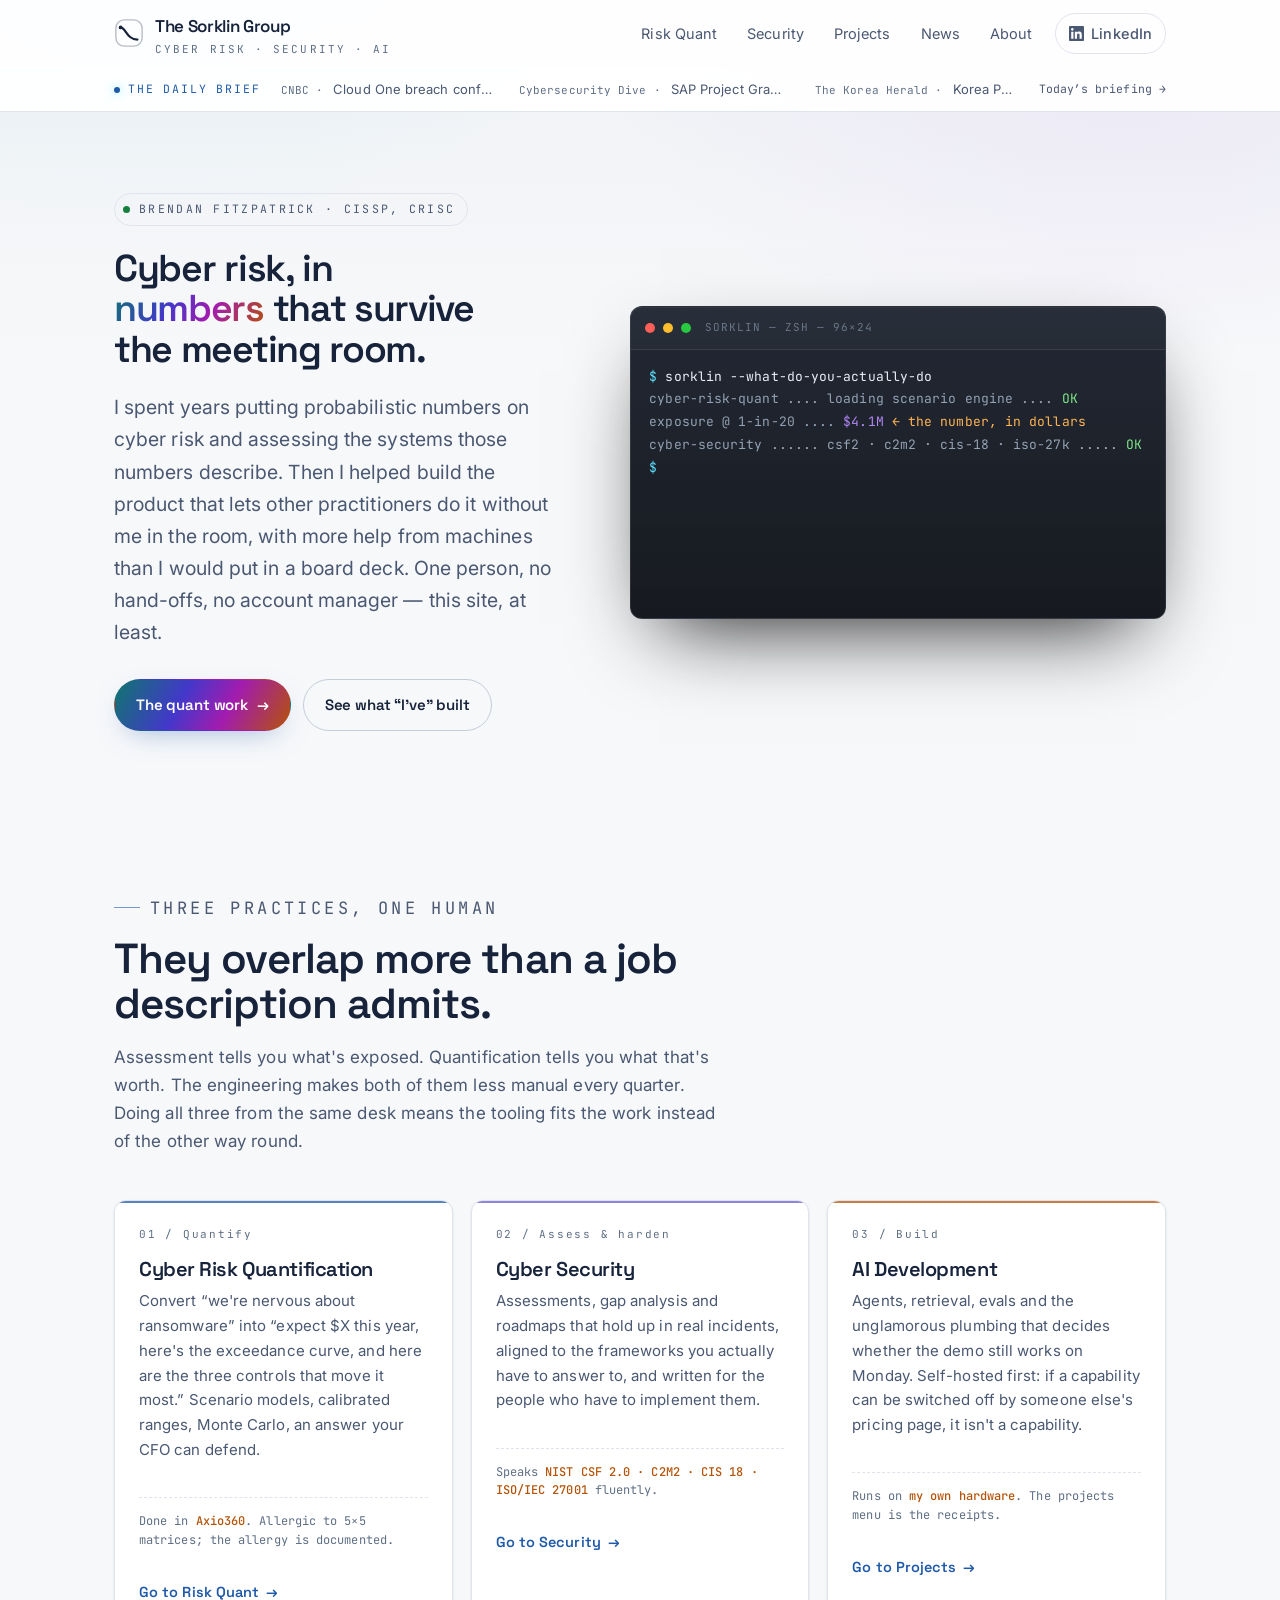
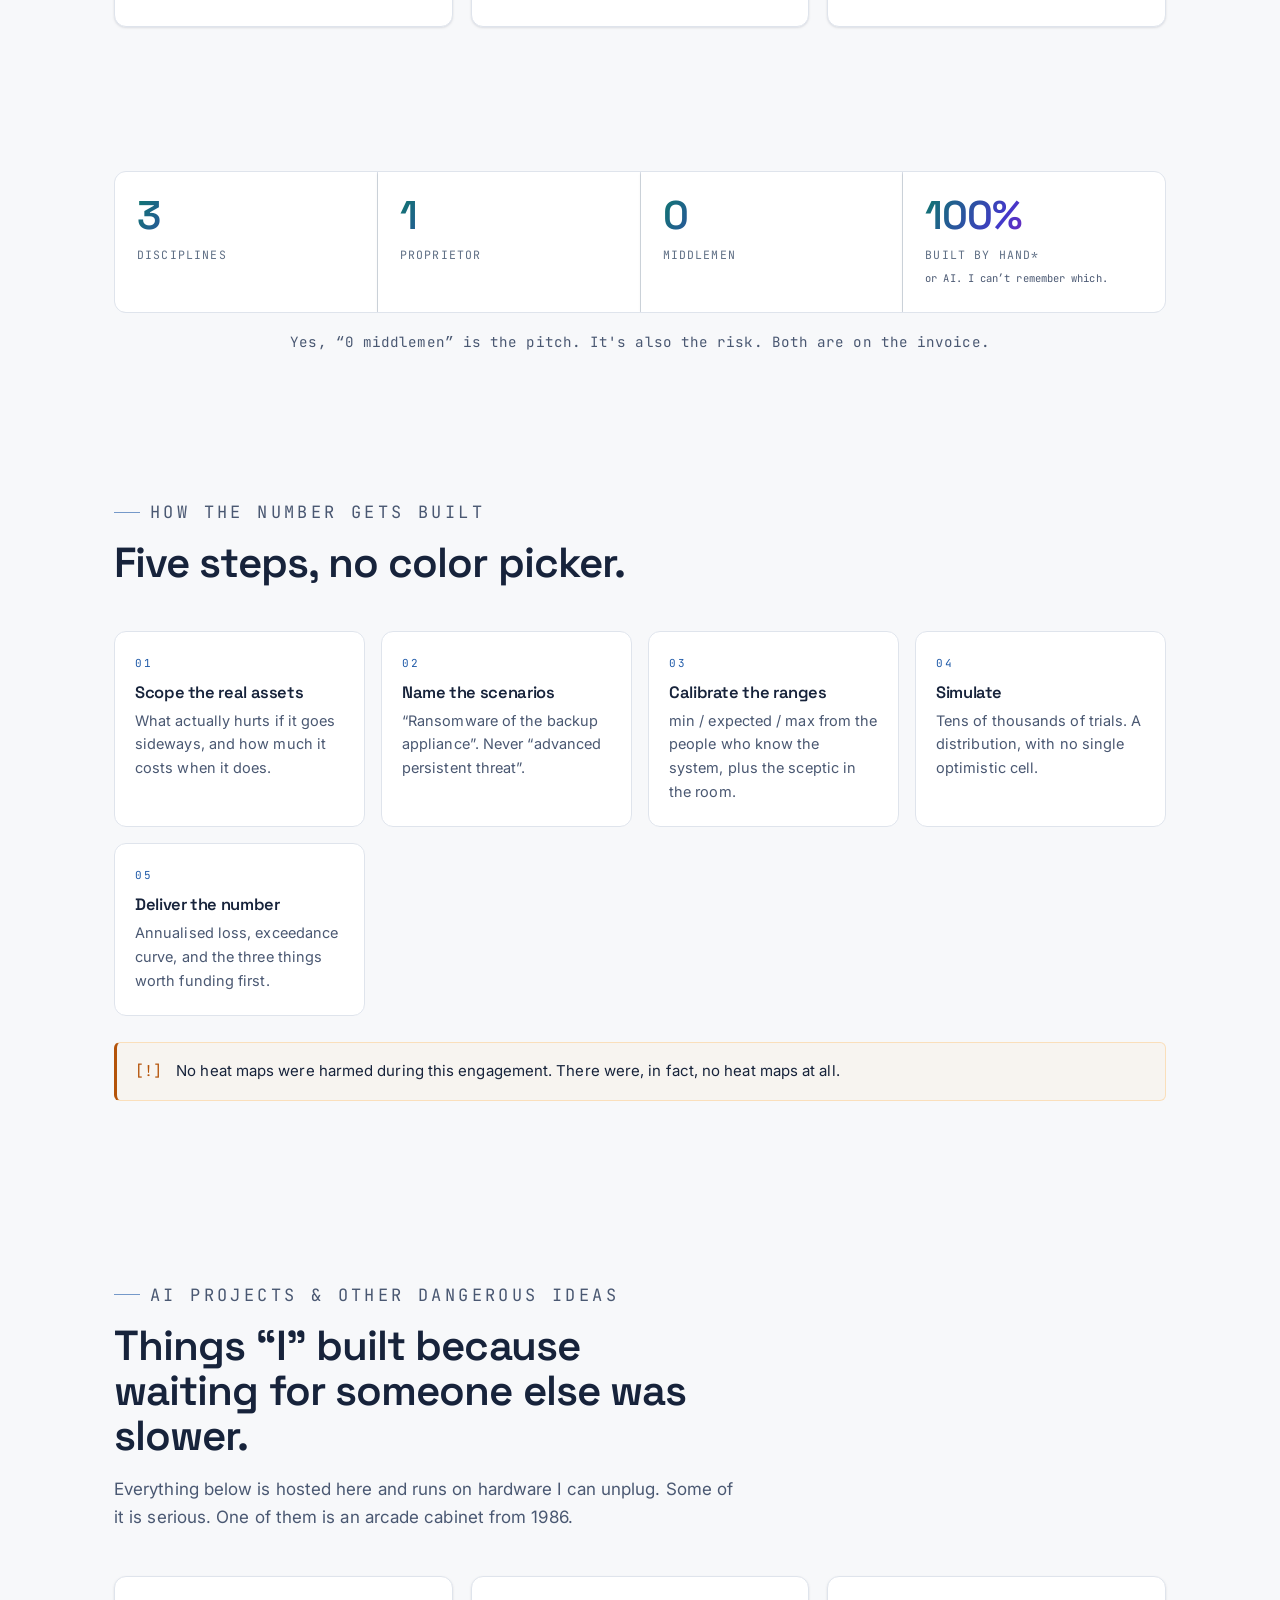
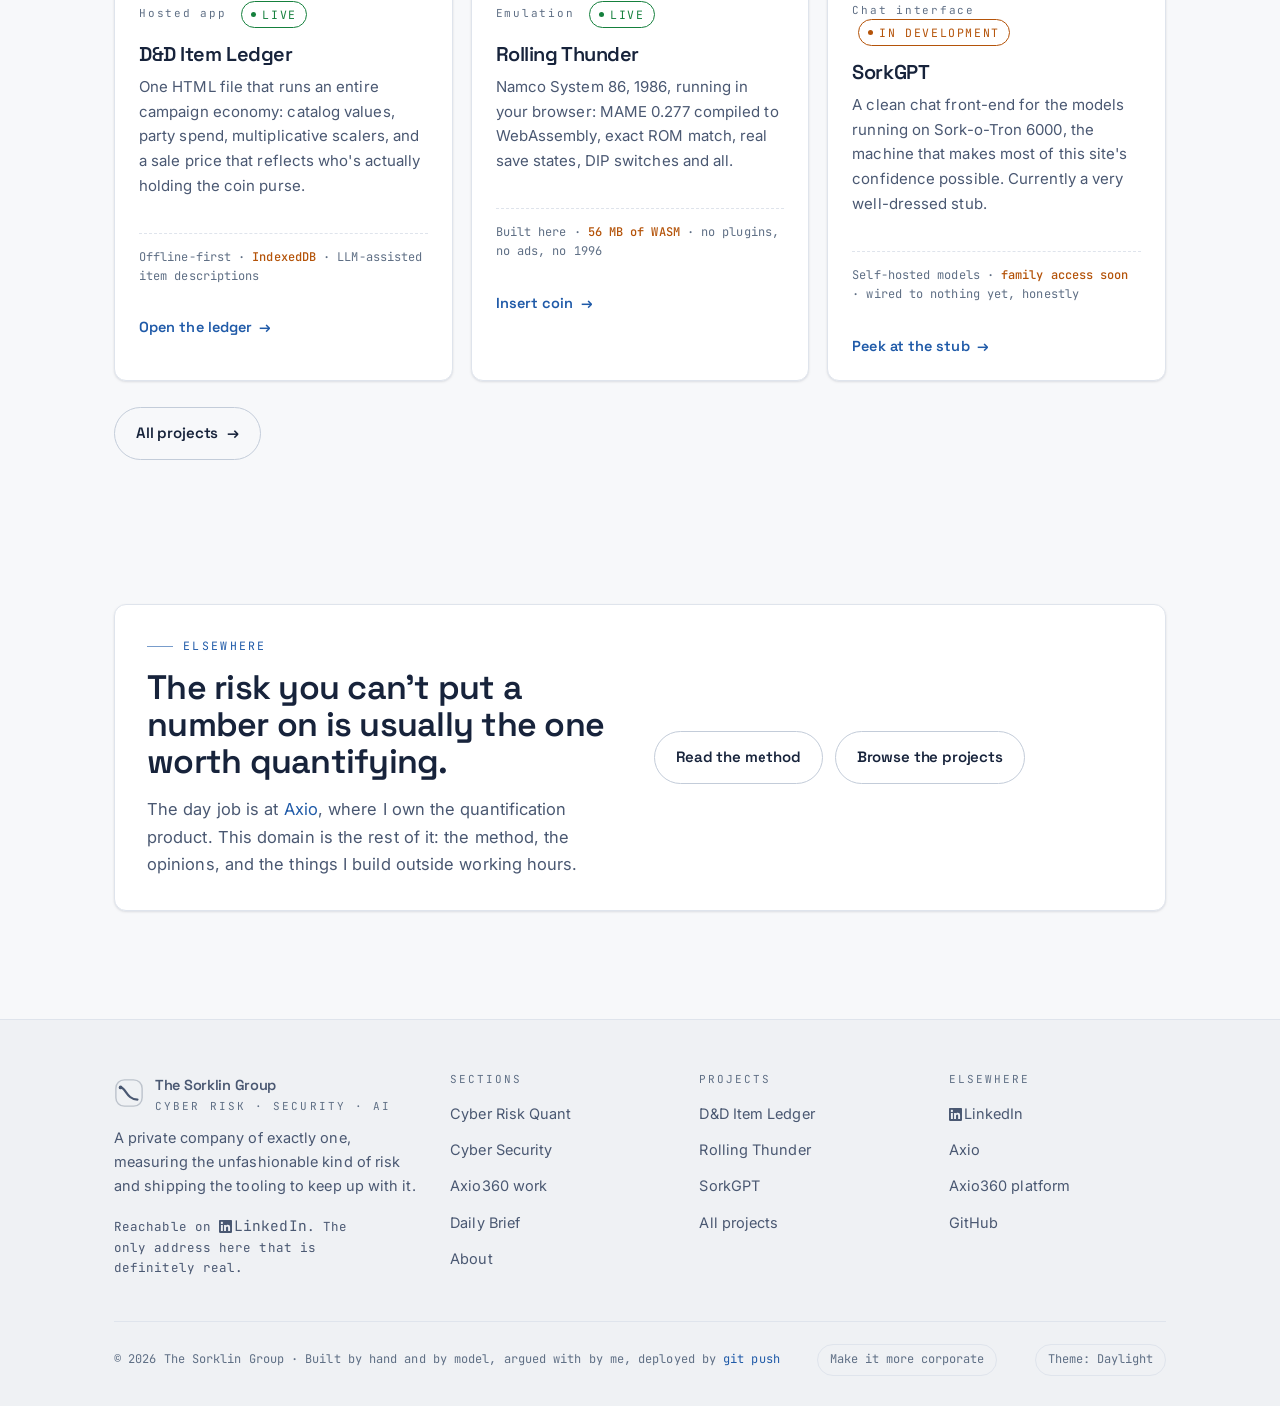
<file: index.html>
<!DOCTYPE html>
<html lang="en">
<head>
<meta charset="utf-8">
<meta name="viewport" content="width=device-width, initial-scale=1">
<title>The Sorklin Group · Cyber Risk Quantification, Security &amp; AI</title>
<meta name="description" content="The personal site of Brendan Fitzpatrick, CISSP, CRISC. Product owner of quantification at Axio. Cyber risk in dollars, security assessments that hold up in real incidents, and AI projects that actually shipped.">
<meta property="og:title" content="The Sorklin Group">
<meta property="og:description" content="Cyber risk quantification, cybersecurity and applied AI. Measured in dollars.">
<meta property="og:type" content="website">
<meta property="og:url" content="https://www.sorklin.com/">
<meta name="theme-color" content="#05070b">
  <script>try{var t=localStorage.getItem("sorklin:theme");document.documentElement.setAttribute("data-theme",t||"daylight";var m=document.querySelector('meta[name="theme-color"]');if(m)m.setAttribute("content",t==="midnight"?"#05070b":t==="arcade"?"#fff9ef":t==="press"?"#fdf1e3":"#f7f8fa")}catch(e){}</script>
<link rel="icon" href="/assets/img/favicon.svg" type="image/svg+xml">
<link rel="canonical" href="https://www.sorklin.com/">
<link rel="preconnect" href="https://fonts.googleapis.com">
<link rel="preconnect" href="https://fonts.gstatic.com" crossorigin>
<link href="https://fonts.googleapis.com/css2?family=Newsreader:ital,opsz,wght@0,6..72,400..700;1,6..72,400..600&family=Space+Grotesk:wght@500;600&family=JetBrains+Mono:wght@400;500&family=Inter:wght@400;500&display=swap" rel="stylesheet">
<link rel="stylesheet" href="/assets/css/site.css">
</head>
<body>

<a href="#main" class="sr-only">Skip to content</a>

<nav class="site-nav">
  <div class="nav-inner">
    <a class="brand" href="/">
      <svg class="mark" viewBox="0 0 32 32" fill="none" stroke="currentColor" aria-hidden="true">
        <rect x="2" y="2" width="28" height="28" rx="9" stroke-opacity=".3" stroke-width="1.5"/>
        <path class="curve" d="M7 10c5.5 0 6.5 13 18 13" stroke-width="2.4" stroke-linecap="round"/>
        <circle cx="7" cy="10" r="2" fill="currentColor" stroke="none"/>
      </svg>
      <span>The Sorklin Group<small>Cyber risk · Security · AI</small></span>
    </a>
    <button class="nav-toggle" aria-expanded="false" aria-label="Toggle navigation"><span></span></button>
    <div class="nav-links">
      <a href="/cyber-risk-quant/">Risk Quant</a>
      <a href="/cyber-security/">Security</a>
      <a href="/projects/">Projects</a>
      <a href="/news/">News</a>
      <a href="/about/">About</a>
      <a class="nav-cta li" href="https://www.linkedin.com/in/brendan-j-fitzpatrick/" rel="noopener me" target="_blank"><svg class="li-mark" viewBox="0 0 24 24" aria-hidden="true"><path fill="currentColor" d="M20.447 20.452h-3.554v-5.569c0-1.328-.027-3.037-1.852-3.037-1.853 0-2.136 1.445-2.136 2.939v5.667H9.351V9h3.414v1.561h.046c.477-.9 1.637-1.85 3.37-1.85 3.601 0 4.267 2.37 4.267 5.455v6.286zM5.337 7.433c-1.144 0-2.063-.926-2.063-2.065 0-1.138.92-2.063 2.063-2.063 1.14 0 2.064.925 2.064 2.063 0 1.139-.925 2.065-2.064 2.065zm1.782 13.019H3.555V9h3.564v11.452zM22.225 0H1.771C.792 0 0 .774 0 1.729v20.542C0 23.227.792 24 1.771 24h20.451C23.2 24 24 23.227 24 22.271V1.729C24 .774 23.2 0 22.222 0h.003z"/></svg><span>LinkedIn</span></a>
    </div>
  </div>
</nav>

<main id="main">

  <!-- ═════════════════════════════════════════════════════════════ brief strip ══ -->
  <!-- The Daily Brief: a static fallback link that assets/js/site.js upgrades
       with the latest headlines once /news/news.json loads. Silent when the
       feed is missing — the fallback is the whole feature then. Sticky, so it
       rides just below the nav as the page scrolls. -->
  <div class="brief-strip" data-brief-strip>
    <div class="wrap brief-strip-inner">
      <a class="brief-strip-label" href="/news/"><span class="dot" aria-hidden="true"></span>The Daily Brief</a>
      <div class="brief-strip-items" data-brief-items>
        <a class="brief-strip-fallback" href="/news/">AI &amp; security news, filed every morning <span class="arrow">→</span></a>
      </div>
      <a class="brief-strip-more" href="/news/">Today’s briefing <span class="arrow">→</span></a>
    </div>
  </div>

  <!-- ══════════════════════════════════════════════════════════ hero ══ -->
  <header class="hero">
    <canvas id="field" aria-hidden="true"></canvas>
    <div class="wrap">
      <div class="hero-grid hero-grid--term">
        <div class="hero-copy">
          <span class="eyebrow"><span class="dot"></span> Brendan Fitzpatrick · CISSP, CRISC</span>
          <h1 class="display">
            <span class="line">Cyber risk, in</span>
            <span class="line"><span class="grad" data-scramble>numbers</span> that survive</span>
            <span class="line">the meeting room.</span>
          </h1>
          <p class="lede">
            <span data-joke>I spent years putting probabilistic numbers on cyber risk and assessing the systems
              those numbers describe. Then I helped build the product that lets other practitioners do it without me in
              the room, with more help from machines than I would put in a board deck. One person, no hand-offs,
              no account manager — this site, at least.</span>
            <span data-corp>Twenty-seven years in security and technology, most of the last eleven quantifying cyber
              risk and assessing the systems behind it across insurance, legal and regulated environments, now
              productised: I do product management for the quantification capability at Axio and head the modelling
              team behind it.</span>
          </p>
          <div class="cta-row">
            <a class="btn btn-primary" href="/cyber-risk-quant/">The quant work <span class="arrow">→</span></a>
            <a class="btn btn-ghost" href="/projects/">See what “I’ve” built</a>
          </div>
        </div>

        <div class="terminal" data-terminal aria-label="What I do, expressed as a terminal session">
          <div class="terminal-bar"><i></i><i></i><i></i><span>sorklin — zsh — 96×24</span></div>
          <div class="terminal-body">
            <div class="ln cmd" data-line>sorklin --what-do-you-actually-do</div>
            <div class="ln out" data-line data-delay="140">cyber-risk-quant .... loading scenario engine .... <span class="ok">OK</span></div>
            <div class="ln out" data-line>exposure @ 1-in-20 .... <span class="key">$4.1M</span> <span class="warn">← the number, in dollars</span></div>
            <div class="ln out" data-line>cyber-security ...... csf2 · c2m2 · cis-18 · iso-27k ..... <span class="ok">OK</span></div>
            <div class="ln out" data-line>ai-projects ......... ledger · rthunder · chat ... <span class="ok">SHIPPING</span></div>
            <div class="ln cmd" data-line data-delay="420">sorklin --capacity</div>
            <div class="ln out" data-line>1 proprietor · 0 middlemen · <span class="warn">100%</span> of the blame is mine</div>
            <div class="ln out" data-line>and that, somehow, is the selling point</div>
          </div>
        </div>
      </div>
    </div>
  </header>

  <!-- ═══════════════════════════════════════════════════ practices ══ -->
  <section class="section" id="practice">
    <div class="wrap">
      <div class="section-head reveal">
        <p class="kicker">Three practices, one human</p>
        <h2 class="title">They overlap more than a job description admits.</h2>
        <p>Assessment tells you what's exposed. Quantification tells you what that's worth.
          The engineering makes both of them less manual every quarter. Doing all three from the same desk
          means the tooling fits the work instead of the other way round.</p>
      </div>

      <div class="grid c3">
        <article class="card tint-cyan reveal">
          <div class="card-index">01 / Quantify</div>
          <h3>Cyber Risk Quantification</h3>
          <p>Convert “we're nervous about ransomware” into “expect $X this year, here's the exceedance curve,
            and here are the three controls that move it most.” Scenario models, calibrated ranges, Monte Carlo,
            an answer your CFO can defend.</p>
          <p class="card-note">Done in <b>Axio360</b>. Allergic to 5×5 matrices; the allergy is documented.</p>
          <a class="card-link" href="/cyber-risk-quant/">Go to Risk Quant <span class="arrow">→</span></a>
        </article>

        <article class="card tint-violet reveal" data-delay="90">
          <div class="card-index">02 / Assess &amp; harden</div>
          <h3>Cyber Security</h3>
          <p>Assessments, gap analysis and roadmaps that hold up in real incidents, aligned to the frameworks
            you actually have to answer to, and written for the people who have to implement them.</p>
          <p class="card-note">Speaks <b>NIST CSF 2.0 · C2M2 · CIS 18 · ISO/IEC 27001</b> fluently.</p>
          <a class="card-link" href="/cyber-security/">Go to Security <span class="arrow">→</span></a>
        </article>

        <article class="card tint-amber reveal" data-delay="180">
          <div class="card-index">03 / Build</div>
          <h3>AI Development</h3>
          <p>Agents, retrieval, evals and the unglamorous plumbing that decides whether the demo still works on
            Monday. Self-hosted first: if a capability can be switched off by someone else's pricing page,
            it isn't a capability.</p>
          <p class="card-note">Runs on <b>my own hardware</b>. The projects menu is the receipts.</p>
          <a class="card-link" href="/projects/">Go to Projects <span class="arrow">→</span></a>
        </article>
      </div>
    </div>
  </section>

  <!-- ═══════════════════════════════════════════════════ stats strip ══ -->
  <section class="section tight">
    <div class="wrap">
      <div class="stat-row reveal">
        <div class="stat"><div class="n"><span data-count="3">3</span></div><div class="l">Disciplines</div></div>
        <div class="stat"><div class="n"><span data-count="1">1</span></div><div class="l">Proprietor</div></div>
        <div class="stat"><div class="n"><span data-count="0">0</span></div><div class="l">Middlemen</div></div>
        <div class="stat">
          <div class="n"><span data-count="100" data-suffix="%">100%</span></div>
          <div class="l"><span data-joke>Built by hand*</span><span data-corp>Built by hand</span></div>
          <div class="dim mono" style="font-size:10.5px;margin-top:5px" data-joke>or AI. I can&rsquo;t remember which.</div>
        </div>
      </div>
      <p class="center dim mono reveal" style="margin-top:18px" data-joke>
        Yes, “0 middlemen” is the pitch. It's also the risk. Both are on the invoice.
      </p>
    </div>
  </section>

  <!-- ══════════════════════════════════════════ how the number forms ══ -->
  <section class="section" id="method">
    <div class="wrap">
      <div class="section-head reveal">
        <p class="kicker">How the number gets built</p>
        <h2 class="title">Five steps, no color picker.</h2>
      </div>
      <div class="steps">
        <div class="step reveal"><h3>Scope the real assets</h3><p>What actually hurts if it goes sideways, and how much it costs when it does.</p></div>
        <div class="step reveal" data-delay="70"><h3>Name the scenarios</h3><p>“Ransomware of the backup appliance”. Never “advanced persistent threat”.</p></div>
        <div class="step reveal" data-delay="140"><h3>Calibrate the ranges</h3><p>min / expected / max from the people who know the system, plus the sceptic in the room.</p></div>
        <div class="step reveal" data-delay="210"><h3>Simulate</h3><p>Tens of thousands of trials. A distribution, with no single optimistic cell.</p></div>
        <div class="step reveal" data-delay="280"><h3>Deliver the number</h3><p>Annualised loss, exceedance curve, and the three things worth funding first.</p></div>
      </div>
      <div class="callout reveal" style="margin-top:26px" data-joke>
        <span class="ico">[!]</span>
        <div>No heat maps were harmed during this engagement. There were, in fact, no heat maps at all.</div>
      </div>
    </div>
  </section>

  <!-- ═══════════════════════════════════════════════════════ projects ══ -->
  <section class="section" id="projects">
    <div class="wrap">
      <div class="section-head reveal">
        <p class="kicker">AI projects &amp; other dangerous ideas</p>
        <h2 class="title">Things “I” built because waiting for someone else was slower.</h2>
        <p>Everything below is hosted here and runs on hardware I can unplug.
          Some of it is serious. One of them is an arcade cabinet from 1986.</p>
      </div>

      <div class="grid c3">
        <a class="card reveal" href="/projects/dnd-shop/" target="_blank" rel="noopener">
          <div class="card-index">Hosted app <span class="badge live" style="margin-left:6px">Live</span></div>
          <h3>D&amp;D Item Ledger</h3>
          <p>One HTML file that runs an entire campaign economy: catalog values, party spend,
            multiplicative scalers, and a sale price that reflects who's actually holding the coin purse.</p>
          <p class="card-note">Offline-first · <b>IndexedDB</b> · LLM-assisted item descriptions</p>
          <span class="card-link">Open the ledger <span class="arrow">→</span></span>
        </a>

        <a class="card reveal" data-delay="90" href="/projects/rthunder/">
          <div class="card-index">Emulation <span class="badge live" style="margin-left:6px">Live</span></div>
          <h3>Rolling Thunder</h3>
          <p>Namco System 86, 1986, running in your browser: MAME 0.277 compiled to WebAssembly, exact ROM match,
            real save states, DIP switches and all.</p>
          <p class="card-note">Built here · <b>56 MB of WASM</b> · no plugins, no ads, no 1996</p>
          <span class="card-link">Insert coin <span class="arrow">→</span></span>
        </a>

        <a class="card reveal" data-delay="180" href="/projects/sorkgpt/">
          <div class="card-index">Chat interface <span class="badge dev" style="margin-left:6px">In development</span></div>
          <h3>SorkGPT</h3>
          <p>A clean chat front-end for the models running on Sork-o-Tron 6000, the machine that makes most of
            this site's confidence possible. Currently a very well-dressed stub.</p>
          <p class="card-note">Self-hosted models · <b>family access soon</b> · wired to nothing yet, honestly</p>
          <span class="card-link">Peek at the stub <span class="arrow">→</span></span>
        </a>
      </div>

      <p class="reveal" style="margin-top:26px">
        <a class="btn btn-ghost" href="/projects/">All projects <span class="arrow">→</span></a>
      </p>
    </div>
  </section>

  <!-- ═══════════════════════════════════════════════════════════ cta ══ -->
  <section class="section tight">
    <div class="wrap">
      <div class="panel ink reveal">
        <div class="grid c2" style="align-items:center;gap:28px">
          <div>
            <p class="kicker">Elsewhere</p>
            <h2 class="title" style="font-size:clamp(24px,2.8vw,34px)">
              <span data-joke>The risk you can't put a number on is usually the one worth quantifying.</span>
              <span data-corp>Start with the exposure you find hardest to estimate.</span>
            </h2>
            <p class="dim">The day job is at <a href="https://axio.com/" rel="noopener" target="_blank">Axio</a>, where I own the quantification product.
              This domain is the rest of it: the method, the opinions, and the things I build outside working hours.</p>
          </div>
          <div class="cta-row" style="justify-content:flex-start">
            <a class="btn btn-ghost" href="/cyber-risk-quant/">Read the method</a>
            <a class="btn btn-ghost" href="/projects/">Browse the projects</a>
          </div>
        </div>
      </div>
    </div>
  </section>
</main>

<!-- ═══════════════════════════════════════════════════════════ footer ══ -->
<footer class="site-foot">
  <div class="wrap">
    <div class="foot-grid">
      <div>
        <a class="brand" href="/" style="margin-bottom:14px">
          <svg class="mark" viewBox="0 0 32 32" fill="none" stroke="currentColor" aria-hidden="true">
            <rect x="2" y="2" width="28" height="28" rx="9" stroke-opacity=".3" stroke-width="1.5"/>
            <path d="M7 10c5.5 0 6.5 13 18 13" stroke-width="2.4" stroke-linecap="round"/>
            <circle cx="7" cy="10" r="2" fill="currentColor" stroke="none"/>
          </svg>
          <span>The Sorklin Group<small>Cyber risk · Security · AI</small></span>
        </a>
        <p class="foot-blurb" data-joke>
          A private company of exactly one, measuring the unfashionable kind of risk
          and shipping the tooling to keep up with it.
        </p>
        <p class="foot-blurb" data-corp>
          The personal site of Brendan Fitzpatrick: cyber risk quantification,
          security assessment and applied AI engineering.
        </p>
        <p class="foot-blurb dim mono" style="font-size:12.5px">Reachable on <a href="https://www.linkedin.com/in/brendan-j-fitzpatrick/" rel="noopener me" target="_blank"><svg class="li-mark" viewBox="0 0 24 24" aria-hidden="true"><path fill="currentColor" d="M20.447 20.452h-3.554v-5.569c0-1.328-.027-3.037-1.852-3.037-1.853 0-2.136 1.445-2.136 2.939v5.667H9.351V9h3.414v1.561h.046c.477-.9 1.637-1.85 3.37-1.85 3.601 0 4.267 2.37 4.267 5.455v6.286zM5.337 7.433c-1.144 0-2.063-.926-2.063-2.065 0-1.138.92-2.063 2.063-2.063 1.14 0 2.064.925 2.064 2.063 0 1.139-.925 2.065-2.064 2.065zm1.782 13.019H3.555V9h3.564v11.452zM22.225 0H1.771C.792 0 0 .774 0 1.729v20.542C0 23.227.792 24 1.771 24h20.451C23.2 24 24 23.227 24 22.271V1.729C24 .774 23.2 0 22.222 0h.003z"/></svg><span>LinkedIn</span></a>. The only address here that is definitely real.</p>
      </div>
      <div>
        <h4>Sections</h4>
        <ul>
          <li><a href="/cyber-risk-quant/">Cyber Risk Quant</a></li>
          <li><a href="/cyber-security/">Cyber Security</a></li>
          <li><a href="/cyber-risk-quant/#axio">Axio360 work</a></li>
          <li><a href="/news/">Daily Brief</a></li>
          <li><a href="/about/">About</a></li>
        </ul>
      </div>
      <div>
        <h4>Projects</h4>
        <ul>
          <li><a href="/projects/dnd-shop/" target="_blank" rel="noopener">D&amp;D Item Ledger</a></li>
          <li><a href="/projects/rthunder/">Rolling Thunder</a></li>
          <li><a href="/projects/sorkgpt/">SorkGPT</a></li>
          <li><a href="/projects/">All projects</a></li>
        </ul>
      </div>
      <div>
        <h4>Elsewhere</h4>
        <ul>
              <li><a href="https://www.linkedin.com/in/brendan-j-fitzpatrick/" rel="noopener me" target="_blank"><svg class="li-mark" viewBox="0 0 24 24" aria-hidden="true"><path fill="currentColor" d="M20.447 20.452h-3.554v-5.569c0-1.328-.027-3.037-1.852-3.037-1.853 0-2.136 1.445-2.136 2.939v5.667H9.351V9h3.414v1.561h.046c.477-.9 1.637-1.85 3.37-1.85 3.601 0 4.267 2.37 4.267 5.455v6.286zM5.337 7.433c-1.144 0-2.063-.926-2.063-2.065 0-1.138.92-2.063 2.063-2.063 1.14 0 2.064.925 2.064 2.063 0 1.139-.925 2.065-2.064 2.065zm1.782 13.019H3.555V9h3.564v11.452zM22.225 0H1.771C.792 0 0 .774 0 1.729v20.542C0 23.227.792 24 1.771 24h20.451C23.2 24 24 23.227 24 22.271V1.729C24 .774 23.2 0 22.222 0h.003z"/></svg>LinkedIn</a></li>
      <li><a href="https://axio.com/" rel="noopener" target="_blank">Axio</a></li>
          <li><a href="https://axio.com/axio360-platform/" rel="noopener" target="_blank">Axio360 platform</a></li>
          <li><a href="https://github.com/sorklin" rel="noopener" target="_blank">GitHub</a></li>
        </ul>
      </div>
    </div>
    <div class="foot-bottom">
      <span>© 2026 The Sorklin Group · Built by hand and by model, argued with by me, deployed by <span class="accent">git push</span></span>
      <span class="corp-note">Corporate mode active. The jokes are still in the source.</span>
      <button type="button" data-corporate-toggle>Make it more corporate</button>
      <button type="button" data-theme-cycle>Theme: Daylight</button>
    </div>
  </div>
</footer>

<script src="/assets/js/site.js" defer></script>
</body>
</html>
</file>
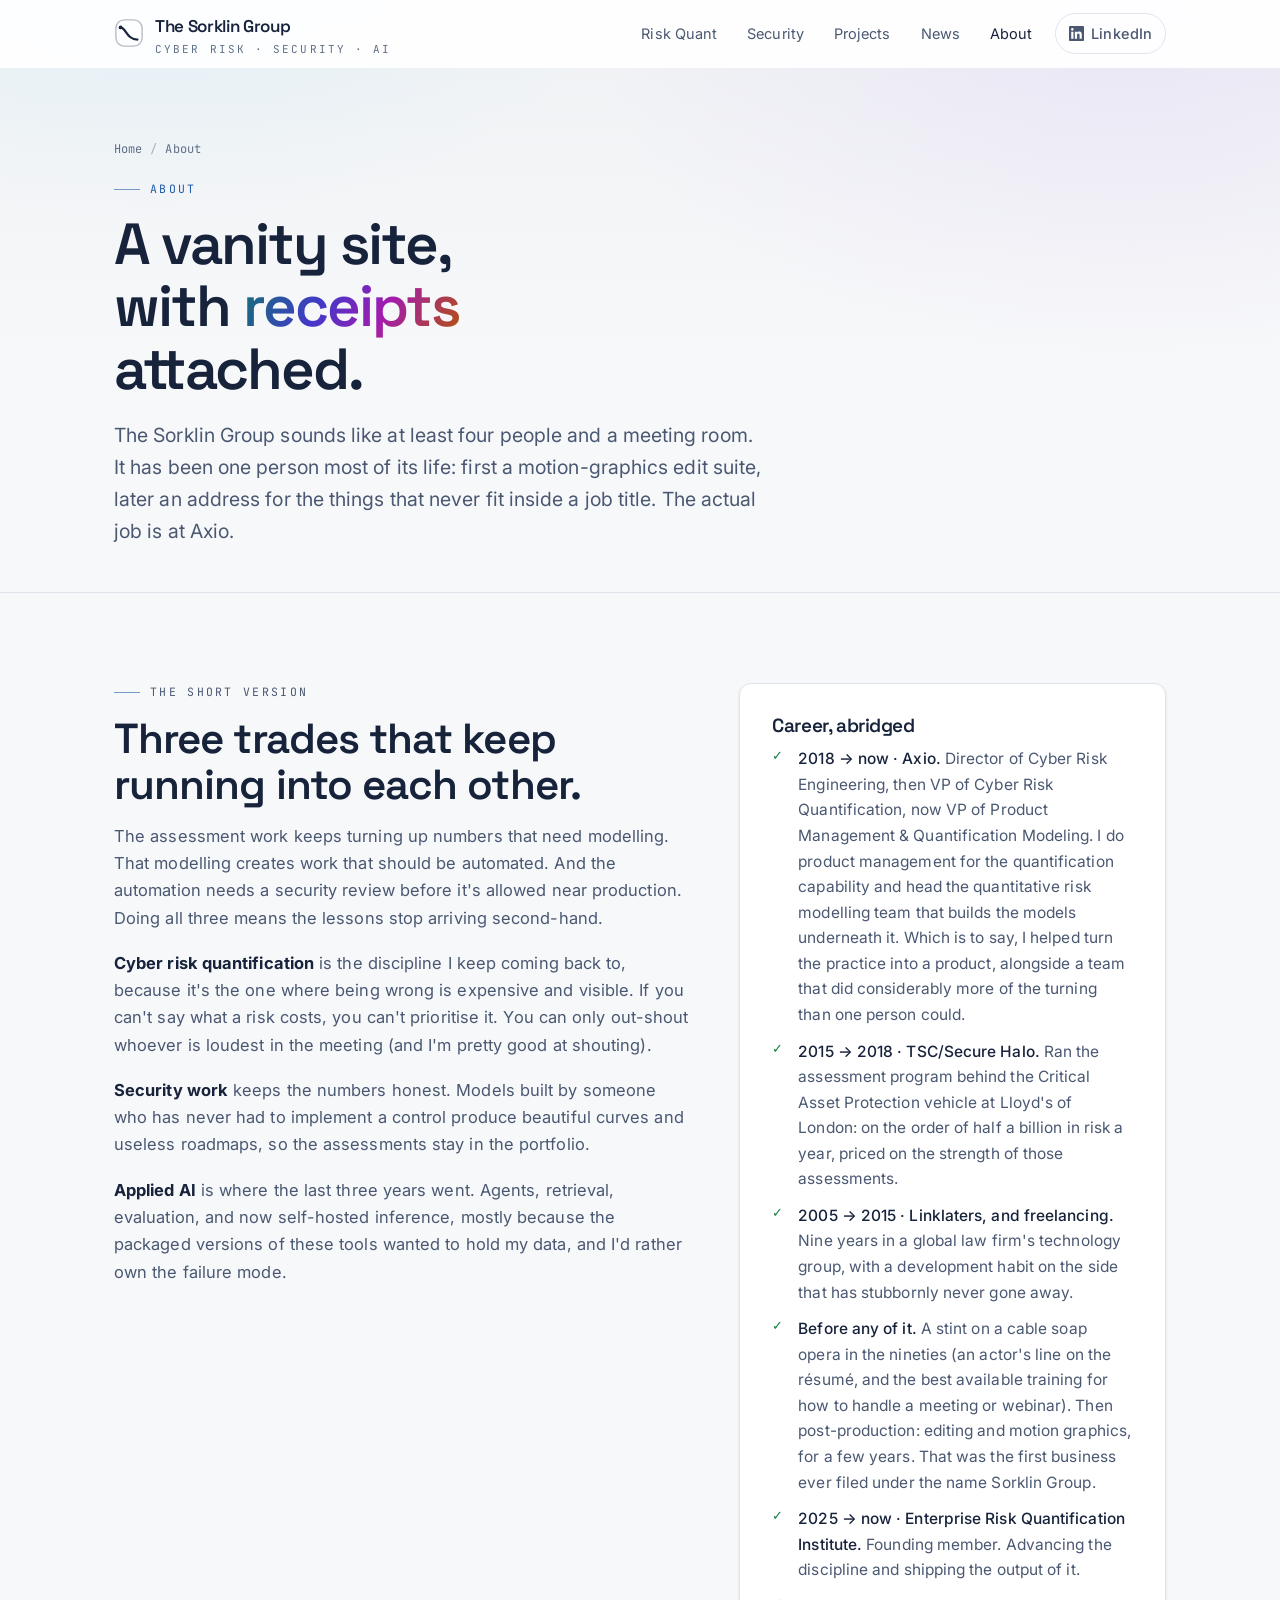
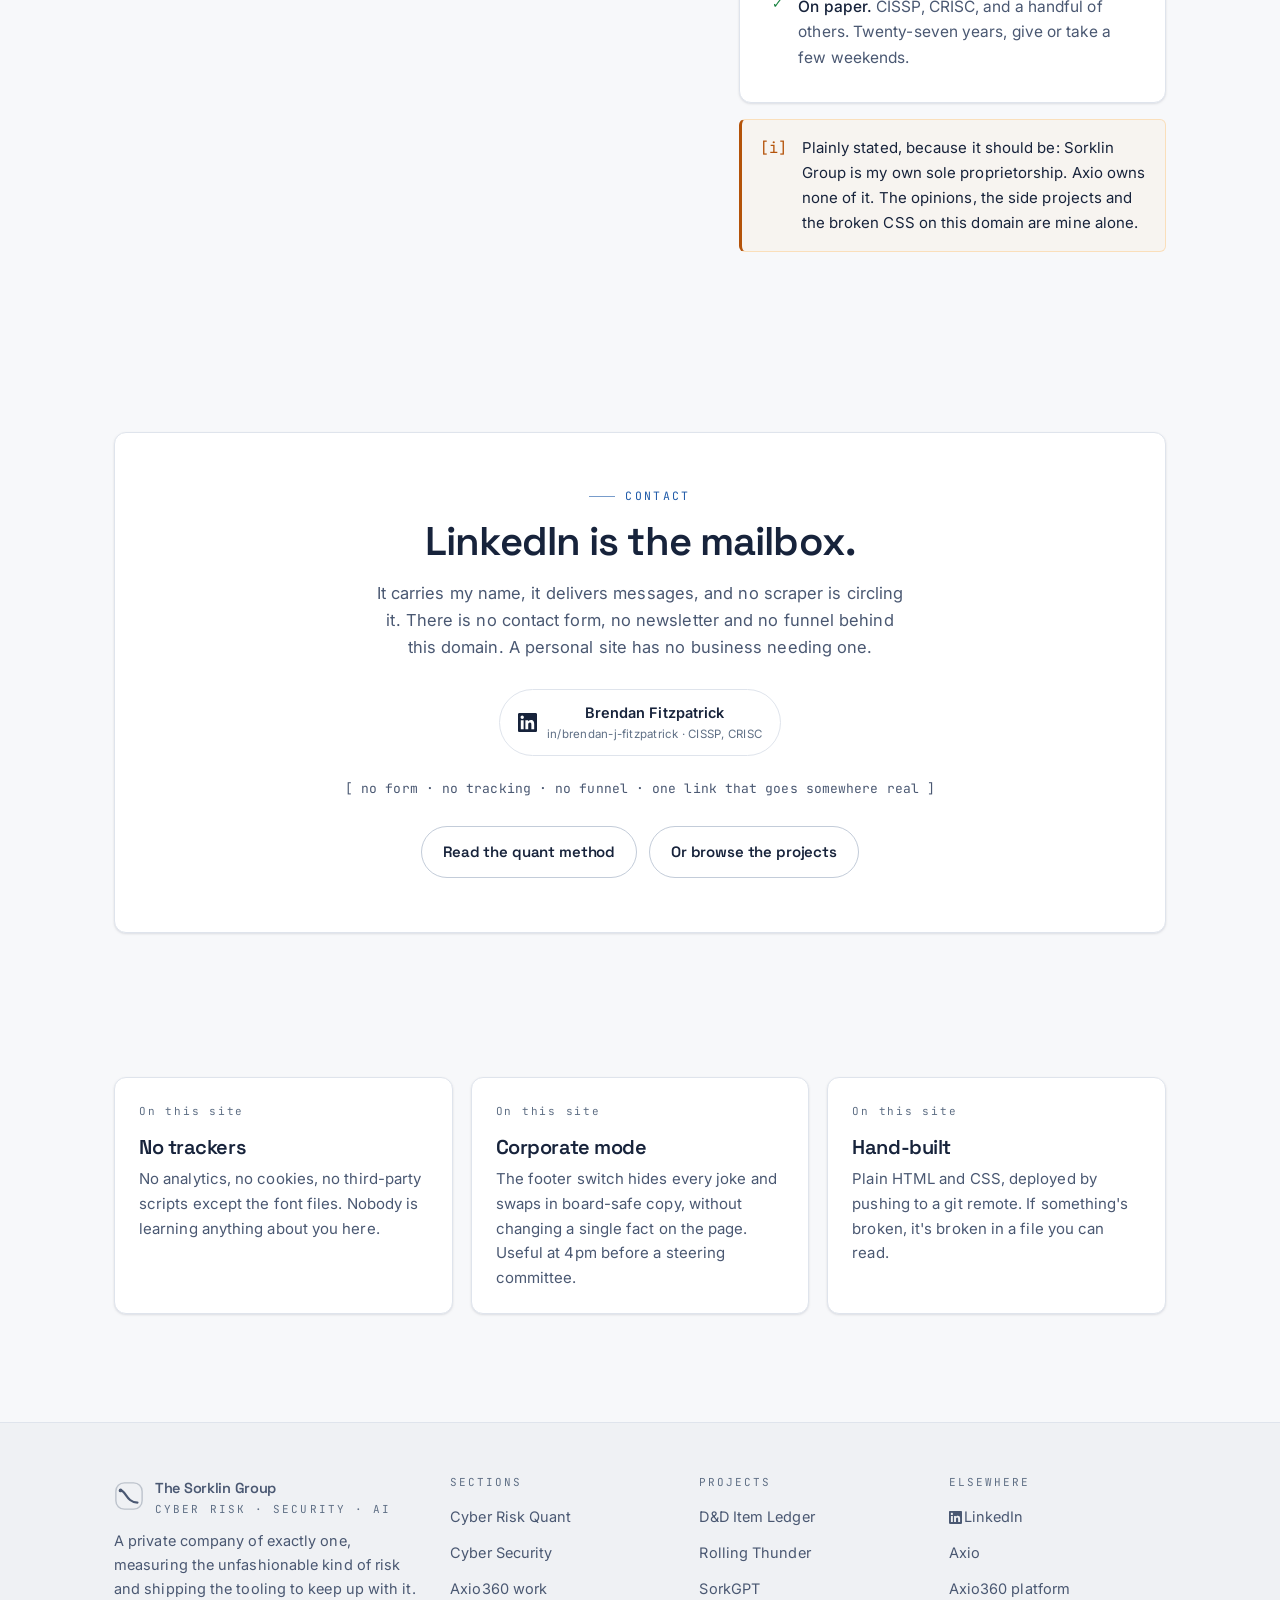
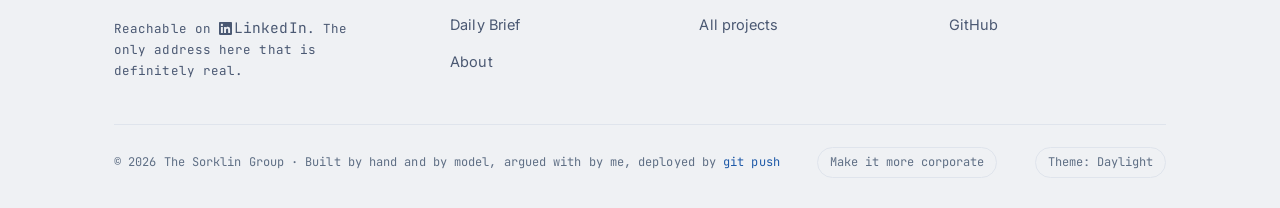
<file: about/index.html>
<!DOCTYPE html>
<html lang="en">
<head>
<meta charset="utf-8">
<meta name="viewport" content="width=device-width, initial-scale=1">
<title>About · Brendan Fitzpatrick</title>
<meta name="description" content="Brendan Fitzpatrick, CISSP, CRISC: VP of Product Management and Quantification Modeling at Axio, product owner of the quantification capability and head of its quantitative risk modelling team. Twenty-seven years of assessments, models and code. This site is personal and independent of my employer.">
<meta property="og:title" content="About · Brendan Fitzpatrick">
<meta property="og:description" content="A private company of exactly one. Here's the operating manual.">
<meta name="theme-color" content="#05070b">
  <script>try{var t=localStorage.getItem("sorklin:theme");document.documentElement.setAttribute("data-theme",t||"daylight";var m=document.querySelector('meta[name="theme-color"]');if(m)m.setAttribute("content",t==="midnight"?"#05070b":t==="arcade"?"#fff9ef":t==="press"?"#fdf1e3":"#f7f8fa")}catch(e){}</script>
<link rel="icon" href="/assets/img/favicon.svg" type="image/svg+xml">
<link rel="canonical" href="https://www.sorklin.com/about/">
<link rel="preconnect" href="https://fonts.googleapis.com">
<link rel="preconnect" href="https://fonts.gstatic.com" crossorigin>
<link href="https://fonts.googleapis.com/css2?family=Newsreader:ital,opsz,wght@0,6..72,400..700;1,6..72,400..600&family=Space+Grotesk:wght@500;600&family=JetBrains+Mono:wght@400;500&family=Inter:wght@400;500&display=swap" rel="stylesheet">
<link rel="stylesheet" href="/assets/css/site.css">
</head>
<body>

<a href="#main" class="sr-only">Skip to content</a>

<nav class="site-nav">
  <div class="nav-inner">
    <a class="brand" href="/">
      <svg class="mark" viewBox="0 0 32 32" fill="none" stroke="currentColor" aria-hidden="true">
        <rect x="2" y="2" width="28" height="28" rx="9" stroke-opacity=".3" stroke-width="1.5"/>
        <path class="curve" d="M7 10c5.5 0 6.5 13 18 13" stroke-width="2.4" stroke-linecap="round"/>
        <circle cx="7" cy="10" r="2" fill="currentColor" stroke="none"/>
      </svg>
      <span>The Sorklin Group<small>Cyber risk · Security · AI</small></span>
    </a>
    <button class="nav-toggle" aria-expanded="false" aria-label="Toggle navigation"><span></span></button>
    <div class="nav-links">
      <a href="/cyber-risk-quant/">Risk Quant</a>
      <a href="/cyber-security/">Security</a>
      <a href="/projects/">Projects</a>
      <a href="/news/">News</a>
      <a href="/about/">About</a>
      <a class="nav-cta li" href="https://www.linkedin.com/in/brendan-j-fitzpatrick/" rel="noopener me" target="_blank"><svg class="li-mark" viewBox="0 0 24 24" aria-hidden="true"><path fill="currentColor" d="M20.447 20.452h-3.554v-5.569c0-1.328-.027-3.037-1.852-3.037-1.853 0-2.136 1.445-2.136 2.939v5.667H9.351V9h3.414v1.561h.046c.477-.9 1.637-1.85 3.37-1.85 3.601 0 4.267 2.37 4.267 5.455v6.286zM5.337 7.433c-1.144 0-2.063-.926-2.063-2.065 0-1.138.92-2.063 2.063-2.063 1.14 0 2.064.925 2.064 2.063 0 1.139-.925 2.065-2.064 2.065zm1.782 13.019H3.555V9h3.564v11.452zM22.225 0H1.771C.792 0 0 .774 0 1.729v20.542C0 23.227.792 24 1.771 24h20.451C23.2 24 24 23.227 24 22.271V1.729C24 .774 23.2 0 22.222 0h.003z"/></svg><span>LinkedIn</span></a>
    </div>
  </div>
</nav>

<main id="main">

  <header class="page-head">
    <div class="wrap">
      <div class="crumbs"><a href="/">Home</a><span class="sep">/</span><span>About</span></div>
      <p class="kicker">About</p>
      <h1 class="display">
        <span class="line">A vanity site,</span>
        <span class="line">with <span class="grad" data-scramble>receipts</span></span>
        <span class="line">attached.</span>
      </h1>
      <p class="lede">
        <span data-joke>The Sorklin Group sounds like at least four people and a meeting room. It has been one
          person most of its life: first a motion-graphics edit suite, later an address for the things that never
          fit inside a job title. The actual job is at Axio.</span>
        <span data-corp>Brendan Fitzpatrick, CISSP, CRISC: Vice President of Product Management, Quantification
          Modeling at Axio, product owner of the Axio quantification capability and head of its quantitative risk
          modelling team. This site is personal and independent of my employer.</span>
      </p>
    </div>
  </header>

  <section class="section">
    <div class="wrap">
      <div class="two-col">
        <div class="prose reveal">
          <p class="kicker">The short version</p>
          <h2 class="title">Three trades that keep running into each other.</h2>
          <p>The assessment work keeps turning up numbers that need modelling. That modelling creates work that
            should be automated. And the automation needs a security review before it's allowed
            near production. Doing all three means the lessons stop arriving second-hand.</p>
          <p><strong>Cyber risk quantification</strong> is the discipline I keep coming back to, because it's the one
            where being wrong is expensive and visible. If you can't say what a risk costs, you can't prioritise it.
            You can only out-shout whoever is loudest in the meeting (and I'm pretty good at shouting).</p>
          <p><strong>Security work</strong> keeps the numbers honest. Models built by someone who has never had to
            implement a control produce beautiful curves and useless roadmaps, so the assessments stay in the portfolio.</p>
          <p><strong>Applied AI</strong> is where the last three years went. Agents, retrieval, evaluation, and now self-hosted
            inference, mostly because the packaged versions of these tools wanted to hold my data, and I'd rather
            own the failure mode.</p>
        </div>

        <div class="reveal" data-delay="110">
          <div class="panel ink" style="margin-bottom:16px">
            <h3>Career, abridged</h3>
            <ul class="ticks">
              <li><b>2018 → now · Axio.</b> Director of Cyber Risk Engineering, then VP of Cyber Risk
                Quantification, now VP of Product Management &amp; Quantification Modeling. I do product management
                for the quantification capability and head the quantitative risk modelling team that builds the
                models underneath it. Which is to say, I helped turn the practice into a product, alongside a team
                that did considerably more of the turning than one person could.</li>
              <li><b>2015 → 2018 · TSC/Secure Halo.</b> Ran the assessment program behind the Critical Asset
                Protection vehicle at Lloyd's of London: on the order of half a billion in risk a year, priced
                on the strength of those assessments.</li>
              <li><b>2005 → 2015 · Linklaters, and freelancing.</b> Nine years in a global law firm's technology
                group, with a development habit on the side that has stubbornly never gone away.</li>
              <li><b>Before any of it.</b> A stint on a cable soap opera in the nineties (an actor's line on the
                résumé, and the best available training for how to handle a meeting or webinar). Then
                post-production: editing and motion graphics, for a few years. That was the first business ever
                filed under the name Sorklin Group.</li>
              <li><b>2025 → now · Enterprise Risk Quantification Institute.</b> Founding member. Advancing the
                discipline and shipping the output of it.</li>
              <li><b>On paper.</b> CISSP, CRISC, and a handful of others. Twenty-seven years, give or take a few weekends.</li>
            </ul>
          </div>
          <div class="callout">
            <span class="ico">[i]</span>
            <div>Plainly stated, because it should be: Sorklin Group is my own sole proprietorship. Axio owns
              none of it. The opinions, the side projects and the broken CSS on this domain are mine alone.</div>
          </div>
        </div>
      </div>
    </div>
  </section>

  <!-- ═════════════════════════════════════════════════════════ contact ══ -->
  <section class="section" id="contact">
    <div class="wrap">
      <div class="panel reveal" style="text-align:center;padding:clamp(30px,6vh,58px)">
        <p class="kicker" style="justify-content:center">Contact</p>
        <h2 class="title" style="font-size:clamp(26px,3.4vw,40px)">
          <span data-joke>LinkedIn is the mailbox.</span>
          <span data-corp>Enquiries are welcome via LinkedIn.</span>
        </h2>
        <p class="dim" style="max-width:54ch;margin-inline:auto">
          It carries my name, it delivers messages, and no scraper is circling it. There is no contact form,
          no newsletter and no funnel behind this domain. A personal site has no business needing one.
        </p>

        <div class="cta-row" style="justify-content:center;margin-top:28px">
          <a class="li-badge" href="https://www.linkedin.com/in/brendan-j-fitzpatrick/" rel="noopener me" target="_blank">
            <svg class="li-mark" viewBox="0 0 24 24" aria-hidden="true"><path fill="currentColor" d="M20.447 20.452h-3.554v-5.569c0-1.328-.027-3.037-1.852-3.037-1.853 0-2.136 1.445-2.136 2.939v5.667H9.351V9h3.414v1.561h.046c.477-.9 1.637-1.85 3.37-1.85 3.601 0 4.267 2.37 4.267 5.455v6.286zM5.337 7.433c-1.144 0-2.063-.926-2.063-2.065 0-1.138.92-2.063 2.063-2.063 1.14 0 2.064.925 2.064 2.063 0 1.139-.925 2.065-2.064 2.065zm1.782 13.019H3.555V9h3.564v11.452zM22.225 0H1.771C.792 0 0 .774 0 1.729v20.542C0 23.227.792 24 1.771 24h20.451C23.2 24 24 23.227 24 22.271V1.729C24 .774 23.2 0 22.222 0h.003z"/></svg>
            <span>Brendan Fitzpatrick<small>in/brendan-j-fitzpatrick · CISSP, CRISC</small></span>
          </a>
        </div>

        <!-- ══ TODO: a public email? ═══════════════════════════════════════════════
             There is an Axio address, but pasting it here would only feed scrapers and
             forward nothing that LinkedIn doesn't already do. If you ever want a public
             one, make it a personal address: add a mailto beside the badge above and
             drop the LinkedIn sentence from the footer of every page.
        ═══════════════════════════════════════════════════════════════════════════ -->
        <p class="mono dim" style="margin-top:22px;font-size:13px" data-joke>
          [ no form · no tracking · no funnel · one link that goes somewhere real ]
        </p>

        <div class="cta-row" style="justify-content:center;margin-top:26px">
          <a class="btn btn-ghost" href="/cyber-risk-quant/">Read the quant method</a>
          <a class="btn btn-ghost" href="/projects/">Or browse the projects</a>
        </div>
      </div>
    </div>
  </section>

  <!-- ═════════════════════════════════════════════════════════ fine print ══ -->
  <section class="section tight">
    <div class="wrap">
      <div class="grid c3">
        <div class="card reveal">
          <div class="card-index">On this site</div>
          <h3>No trackers</h3>
          <p>No analytics, no cookies, no third-party scripts except the font files. Nobody is learning anything about you here.</p>
        </div>
        <div class="card reveal" data-delay="80">
          <div class="card-index">On this site</div>
          <h3>Corporate mode</h3>
          <p>The footer switch hides every joke and swaps in board-safe copy, without changing a single fact on the page.
            Useful at 4pm before a steering committee.</p>
        </div>
        <div class="card reveal" data-delay="160">
          <div class="card-index">On this site</div>
          <h3>Hand-built</h3>
          <p>Plain HTML and CSS, deployed by pushing to a git remote. If something's broken, it's broken in a file you can read.</p>
        </div>
      </div>
    </div>
  </section>
</main>

<footer class="site-foot">
  <div class="wrap">
    <div class="foot-grid">
      <div>
        <a class="brand" href="/" style="margin-bottom:14px">
          <svg class="mark" viewBox="0 0 32 32" fill="none" stroke="currentColor" aria-hidden="true">
            <rect x="2" y="2" width="28" height="28" rx="9" stroke-opacity=".3" stroke-width="1.5"/>
            <path d="M7 10c5.5 0 6.5 13 18 13" stroke-width="2.4" stroke-linecap="round"/>
            <circle cx="7" cy="10" r="2" fill="currentColor" stroke="none"/>
          </svg>
          <span>The Sorklin Group<small>Cyber risk · Security · AI</small></span>
        </a>
        <p class="foot-blurb" data-joke>A private company of exactly one, measuring the unfashionable kind of risk
          and shipping the tooling to keep up with it.</p>
        <p class="foot-blurb" data-corp>The personal site of Brendan Fitzpatrick: cyber risk quantification, security assessment and applied AI engineering.</p>
        <p class="foot-blurb dim mono" style="font-size:12.5px">Reachable on <a href="https://www.linkedin.com/in/brendan-j-fitzpatrick/" rel="noopener me" target="_blank"><svg class="li-mark" viewBox="0 0 24 24" aria-hidden="true"><path fill="currentColor" d="M20.447 20.452h-3.554v-5.569c0-1.328-.027-3.037-1.852-3.037-1.853 0-2.136 1.445-2.136 2.939v5.667H9.351V9h3.414v1.561h.046c.477-.9 1.637-1.85 3.37-1.85 3.601 0 4.267 2.37 4.267 5.455v6.286zM5.337 7.433c-1.144 0-2.063-.926-2.063-2.065 0-1.138.92-2.063 2.063-2.063 1.14 0 2.064.925 2.064 2.063 0 1.139-.925 2.065-2.064 2.065zm1.782 13.019H3.555V9h3.564v11.452zM22.225 0H1.771C.792 0 0 .774 0 1.729v20.542C0 23.227.792 24 1.771 24h20.451C23.2 24 24 23.227 24 22.271V1.729C24 .774 23.2 0 22.222 0h.003z"/></svg><span>LinkedIn</span></a>. The only address here that is definitely real.</p>
      </div>
      <div>
        <h4>Sections</h4>
        <ul>
          <li><a href="/cyber-risk-quant/">Cyber Risk Quant</a></li>
          <li><a href="/cyber-security/">Cyber Security</a></li>
          <li><a href="/cyber-risk-quant/#axio">Axio360 work</a></li>
          <li><a href="/news/">Daily Brief</a></li>
          <li><a href="/about/">About</a></li>
        </ul>
      </div>
      <div>
        <h4>Projects</h4>
        <ul>
          <li><a href="/projects/dnd-shop/" target="_blank" rel="noopener">D&amp;D Item Ledger</a></li>
          <li><a href="/projects/rthunder/">Rolling Thunder</a></li>
          <li><a href="/projects/sorkgpt/">SorkGPT</a></li>
          <li><a href="/projects/">All projects</a></li>
        </ul>
      </div>
      <div>
        <h4>Elsewhere</h4>
        <ul>
              <li><a href="https://www.linkedin.com/in/brendan-j-fitzpatrick/" rel="noopener me" target="_blank"><svg class="li-mark" viewBox="0 0 24 24" aria-hidden="true"><path fill="currentColor" d="M20.447 20.452h-3.554v-5.569c0-1.328-.027-3.037-1.852-3.037-1.853 0-2.136 1.445-2.136 2.939v5.667H9.351V9h3.414v1.561h.046c.477-.9 1.637-1.85 3.37-1.85 3.601 0 4.267 2.37 4.267 5.455v6.286zM5.337 7.433c-1.144 0-2.063-.926-2.063-2.065 0-1.138.92-2.063 2.063-2.063 1.14 0 2.064.925 2.064 2.063 0 1.139-.925 2.065-2.064 2.065zm1.782 13.019H3.555V9h3.564v11.452zM22.225 0H1.771C.792 0 0 .774 0 1.729v20.542C0 23.227.792 24 1.771 24h20.451C23.2 24 24 23.227 24 22.271V1.729C24 .774 23.2 0 22.222 0h.003z"/></svg>LinkedIn</a></li>
      <li><a href="https://axio.com/" rel="noopener" target="_blank">Axio</a></li>
          <li><a href="https://axio.com/axio360-platform/" rel="noopener" target="_blank">Axio360 platform</a></li>
          <li><a href="https://github.com/sorklin" rel="noopener" target="_blank">GitHub</a></li>
        </ul>
      </div>
    </div>
    <div class="foot-bottom">
      <span>© 2026 The Sorklin Group · Built by hand and by model, argued with by me, deployed by <span class="accent">git push</span></span>
      <span class="corp-note">Corporate mode active. The jokes are still in the source.</span>
      <button type="button" data-corporate-toggle>Make it more corporate</button>
      <button type="button" data-theme-cycle>Theme: Daylight</button>
    </div>
  </div>
</footer>

<script src="/assets/js/site.js" defer></script>
</body>
</html>
</file>
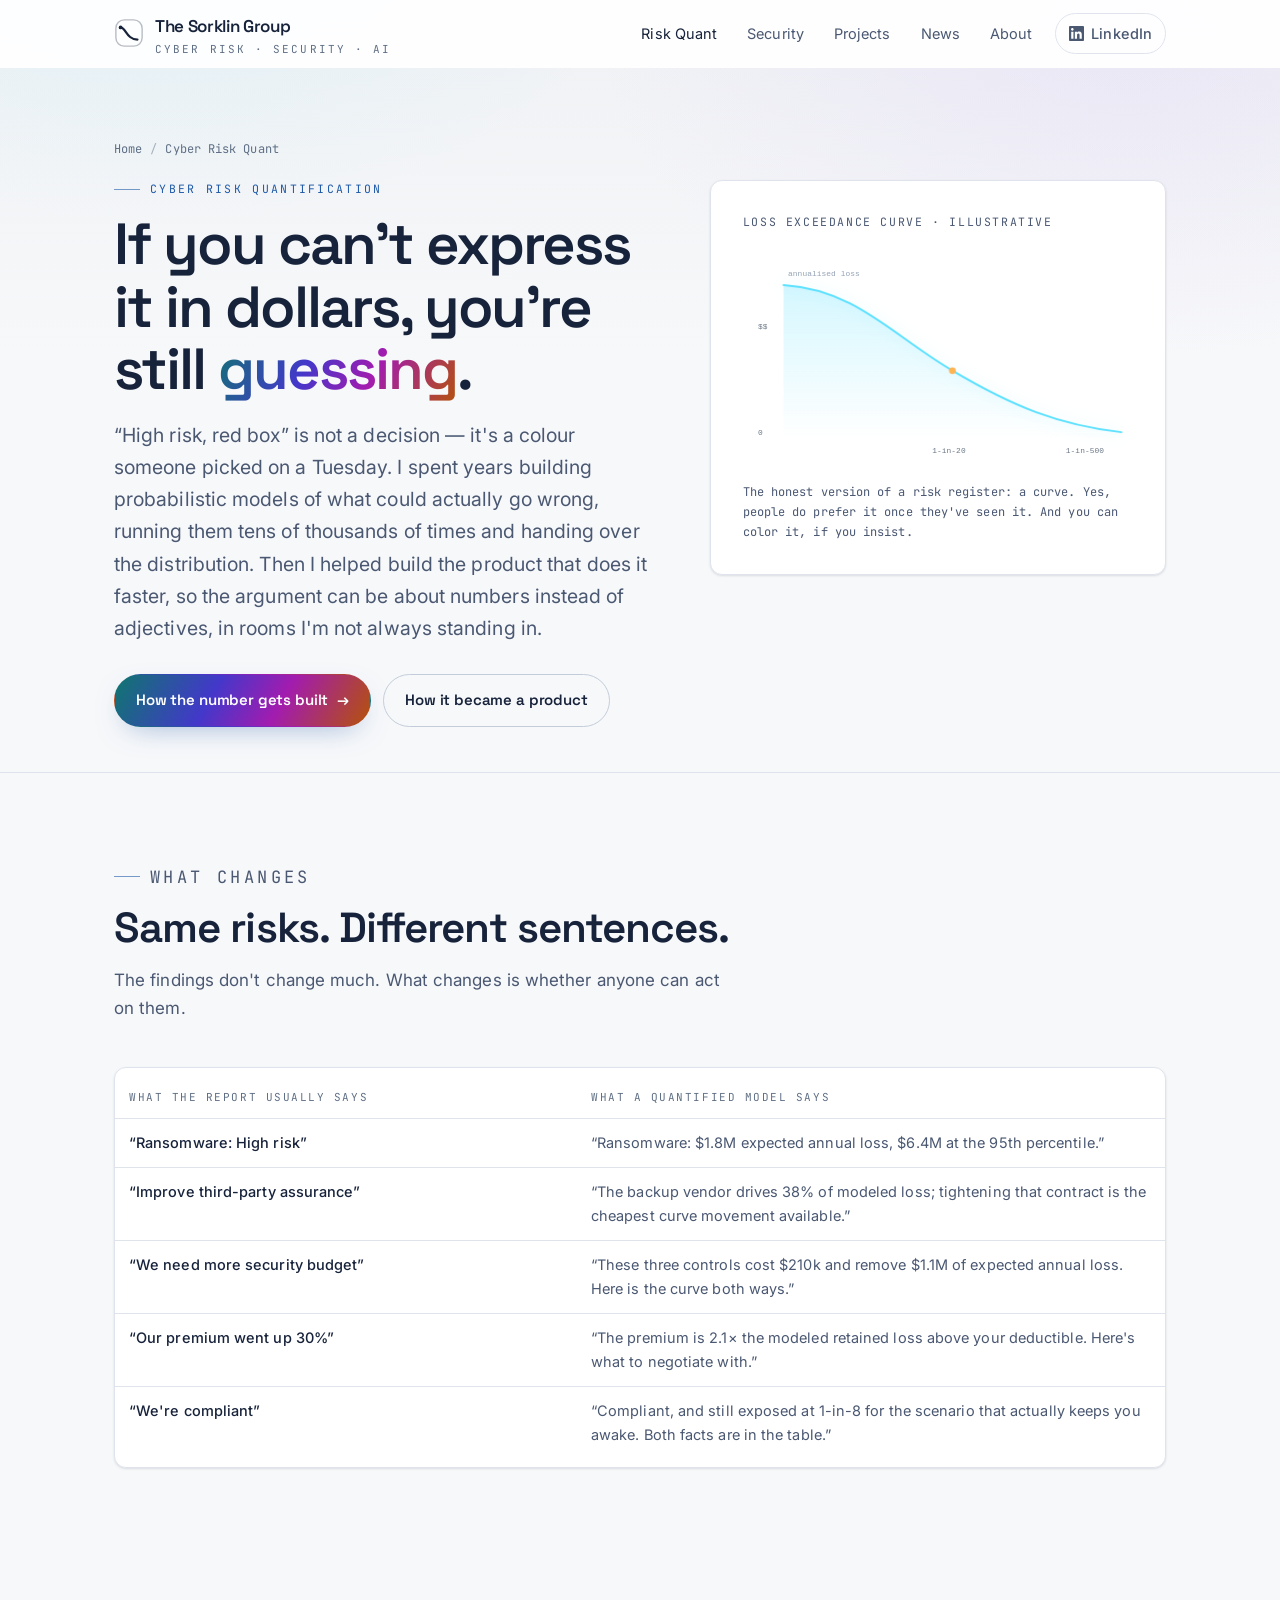
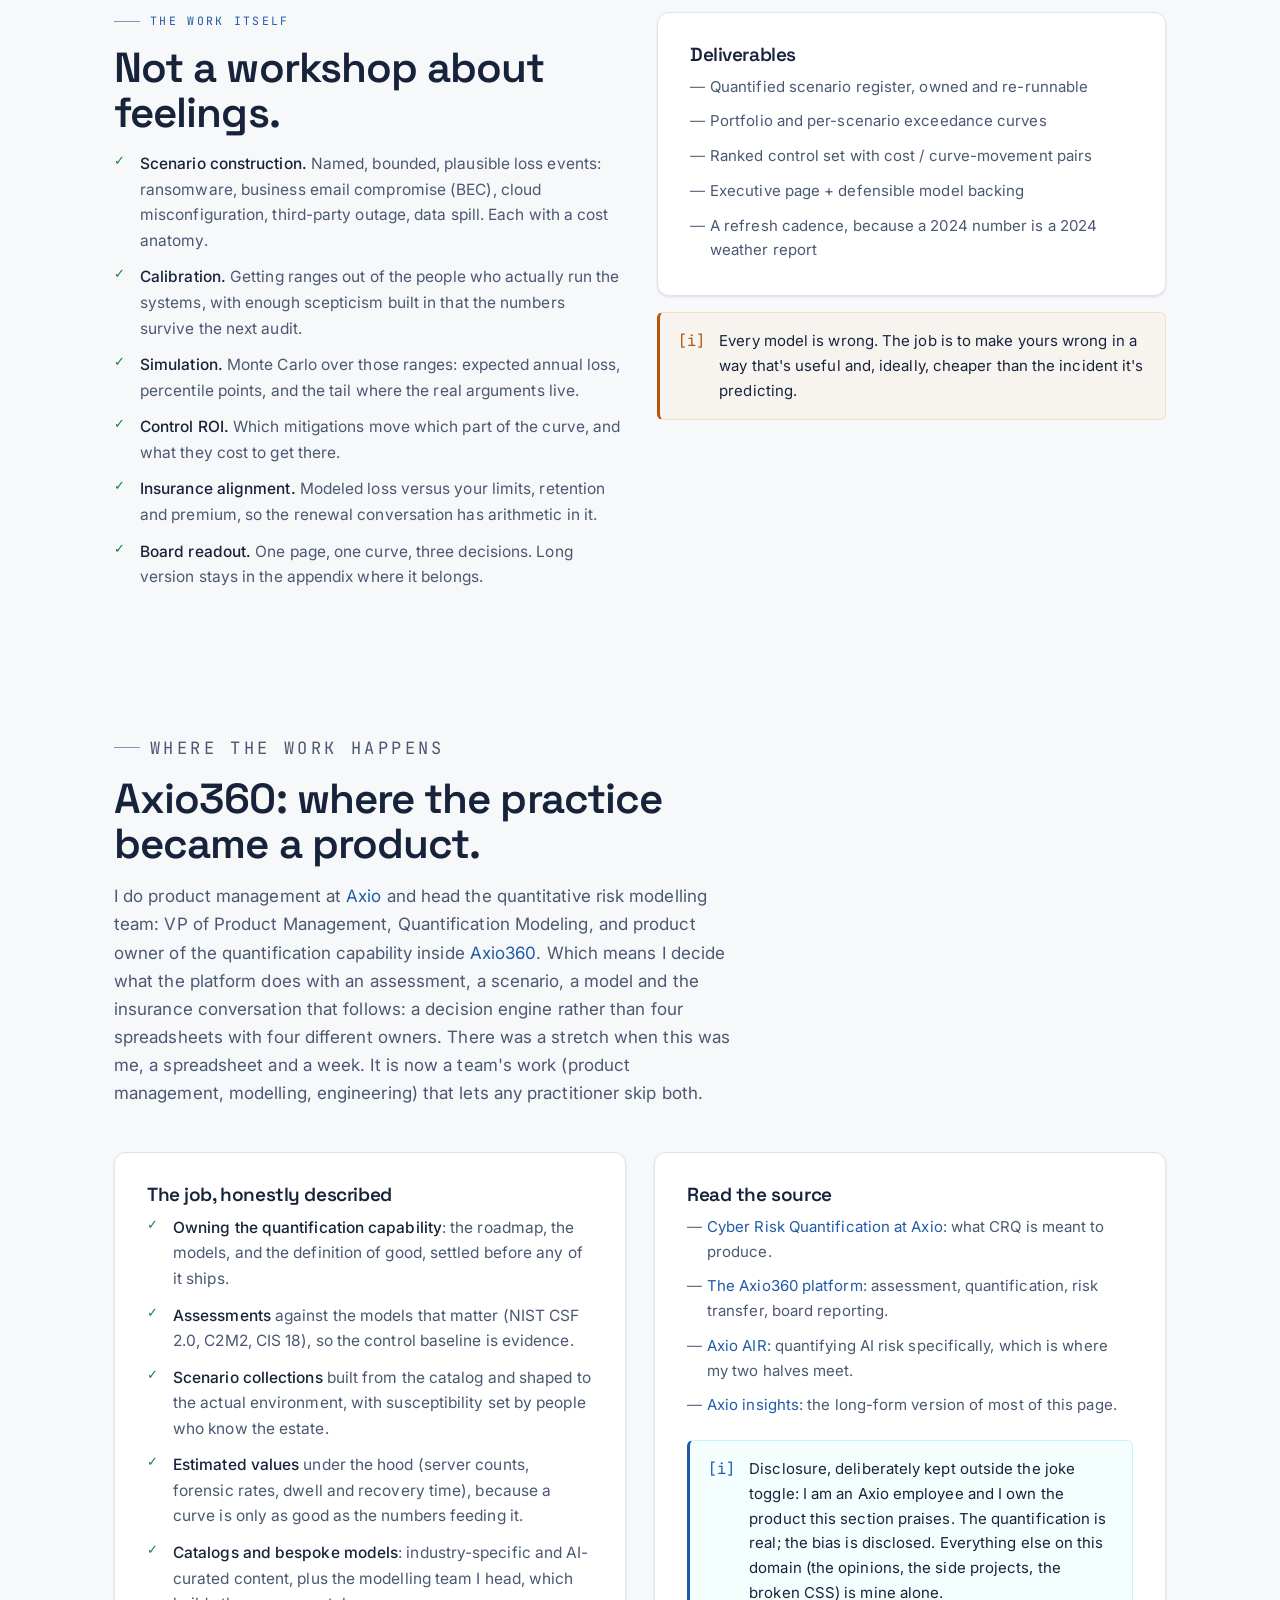
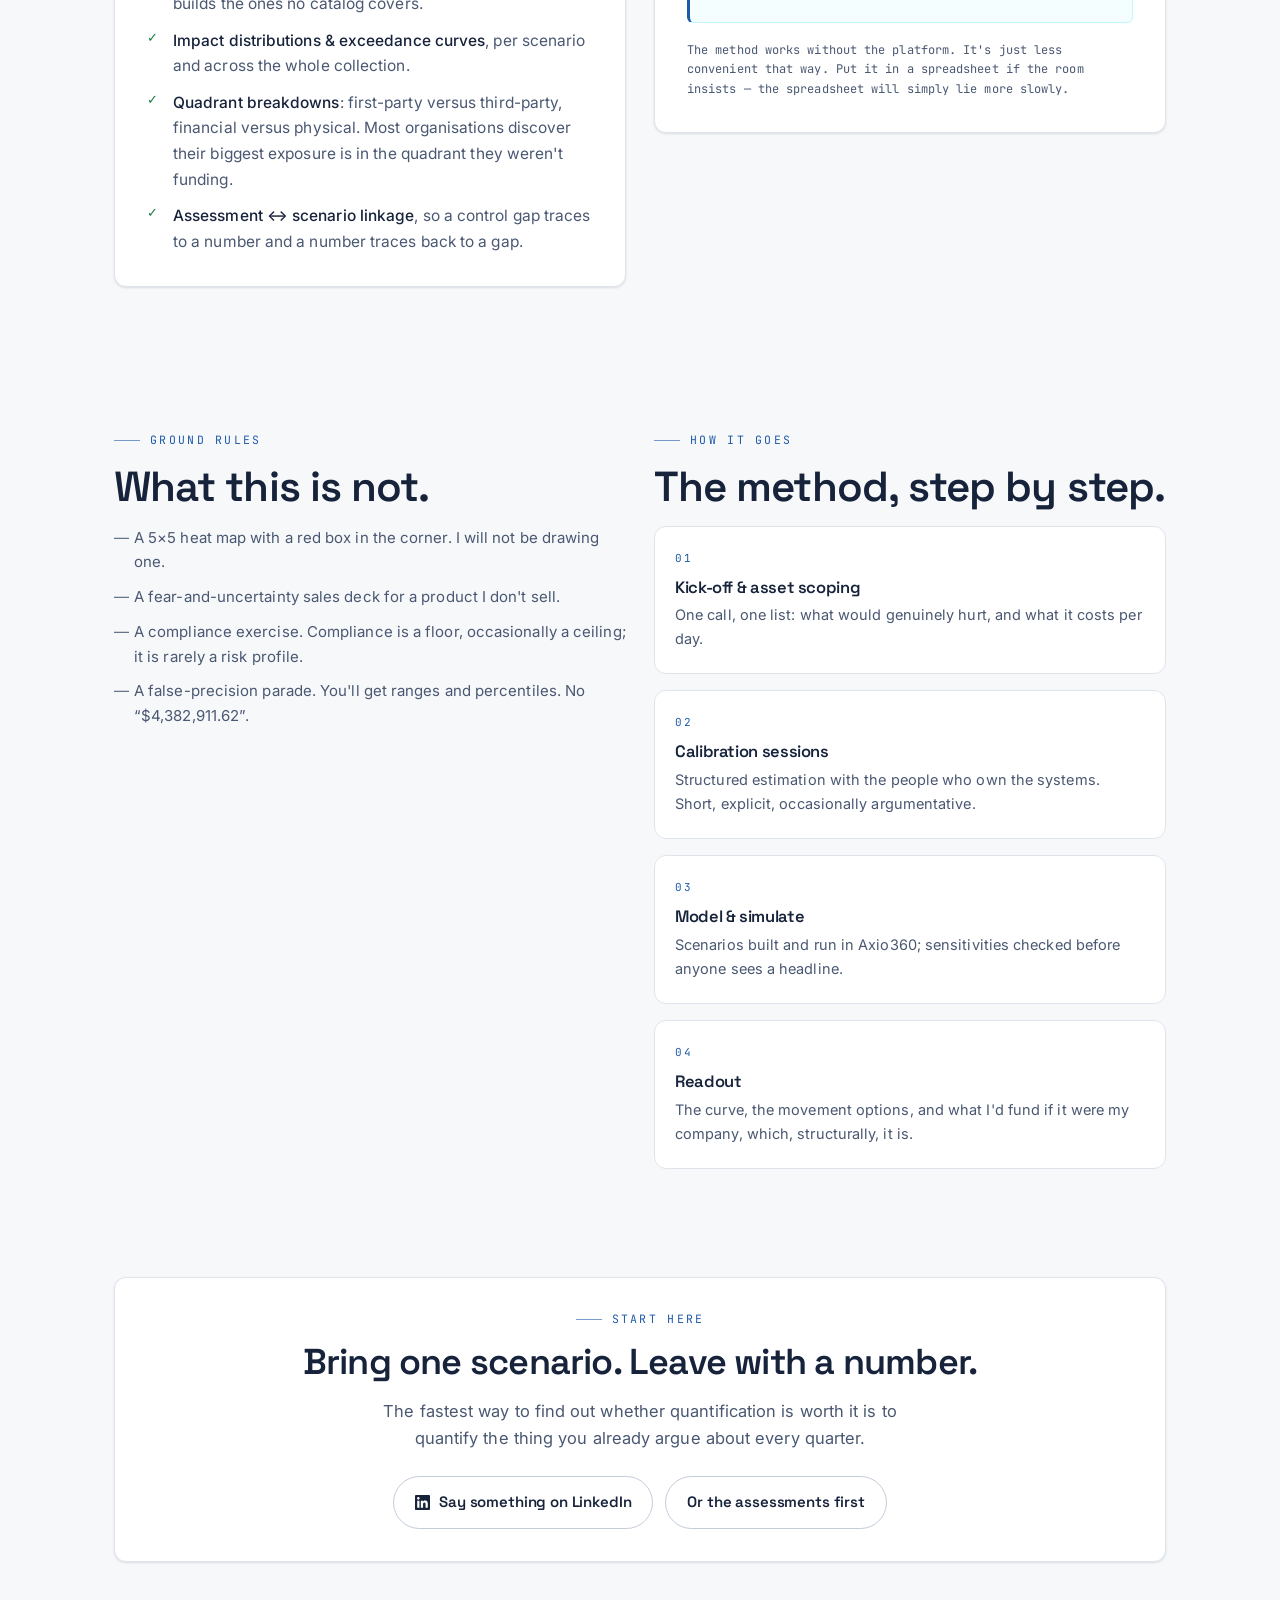
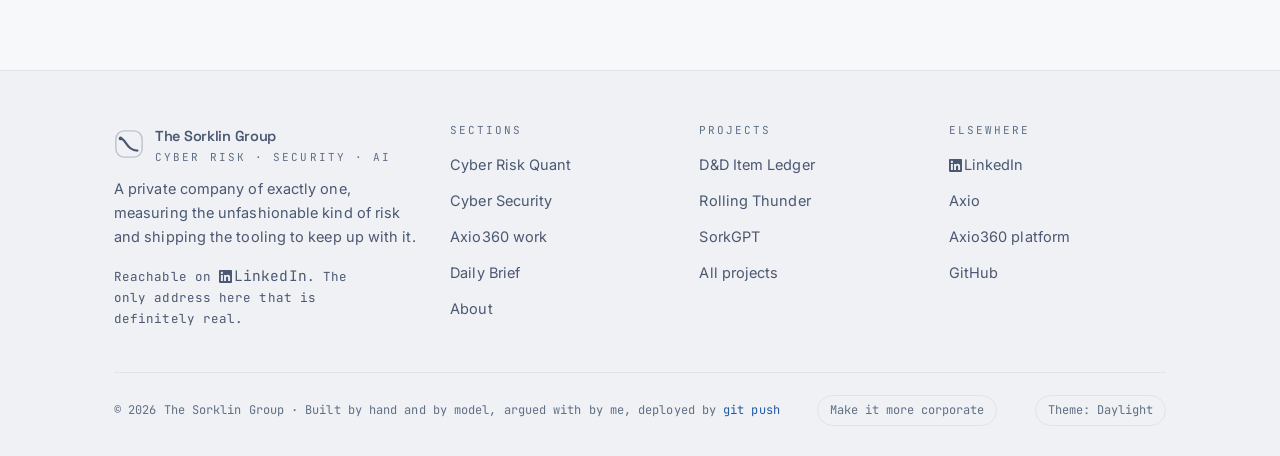
<file: cyber-risk-quant/index.html>
<!DOCTYPE html>
<html lang="en">
<head>
<meta charset="utf-8">
<meta name="viewport" content="width=device-width, initial-scale=1">
<title>Cyber Risk Quantification · The Sorklin Group</title>
<meta name="description" content="Cyber risk quantification in financial terms: named scenarios, calibrated ranges, Monte Carlo simulation, loss exceedance curves and control ROI, run in the Axio360 platform.">
<meta property="og:title" content="Cyber Risk Quantification · The Sorklin Group">
<meta property="og:description" content="Turn cyber risk into a number your board can fund against.">
<meta name="theme-color" content="#05070b">
  <script>try{var t=localStorage.getItem("sorklin:theme");document.documentElement.setAttribute("data-theme",t||"daylight";var m=document.querySelector('meta[name="theme-color"]');if(m)m.setAttribute("content",t==="midnight"?"#05070b":t==="arcade"?"#fff9ef":t==="press"?"#fdf1e3":"#f7f8fa")}catch(e){}</script>
<link rel="icon" href="/assets/img/favicon.svg" type="image/svg+xml">
<link rel="canonical" href="https://www.sorklin.com/cyber-risk-quant/">
<link rel="preconnect" href="https://fonts.googleapis.com">
<link rel="preconnect" href="https://fonts.gstatic.com" crossorigin>
<link href="https://fonts.googleapis.com/css2?family=Newsreader:ital,opsz,wght@0,6..72,400..700;1,6..72,400..600&family=Space+Grotesk:wght@500;600&family=JetBrains+Mono:wght@400;500&family=Inter:wght@400;500&display=swap" rel="stylesheet">
<link rel="stylesheet" href="/assets/css/site.css">
</head>
<body>

<a href="#main" class="sr-only">Skip to content</a>

<nav class="site-nav">
  <div class="nav-inner">
    <a class="brand" href="/">
      <svg class="mark" viewBox="0 0 32 32" fill="none" stroke="currentColor" aria-hidden="true">
        <rect x="2" y="2" width="28" height="28" rx="9" stroke-opacity=".3" stroke-width="1.5"/>
        <path class="curve" d="M7 10c5.5 0 6.5 13 18 13" stroke-width="2.4" stroke-linecap="round"/>
        <circle cx="7" cy="10" r="2" fill="currentColor" stroke="none"/>
      </svg>
      <span>The Sorklin Group<small>Cyber risk · Security · AI</small></span>
    </a>
    <button class="nav-toggle" aria-expanded="false" aria-label="Toggle navigation"><span></span></button>
    <div class="nav-links">
      <a href="/cyber-risk-quant/">Risk Quant</a>
      <a href="/cyber-security/">Security</a>
      <a href="/projects/">Projects</a>
      <a href="/news/">News</a>
      <a href="/about/">About</a>
      <a class="nav-cta li" href="https://www.linkedin.com/in/brendan-j-fitzpatrick/" rel="noopener me" target="_blank"><svg class="li-mark" viewBox="0 0 24 24" aria-hidden="true"><path fill="currentColor" d="M20.447 20.452h-3.554v-5.569c0-1.328-.027-3.037-1.852-3.037-1.853 0-2.136 1.445-2.136 2.939v5.667H9.351V9h3.414v1.561h.046c.477-.9 1.637-1.85 3.37-1.85 3.601 0 4.267 2.37 4.267 5.455v6.286zM5.337 7.433c-1.144 0-2.063-.926-2.063-2.065 0-1.138.92-2.063 2.063-2.063 1.14 0 2.064.925 2.064 2.063 0 1.139-.925 2.065-2.064 2.065zm1.782 13.019H3.555V9h3.564v11.452zM22.225 0H1.771C.792 0 0 .774 0 1.729v20.542C0 23.227.792 24 1.771 24h20.451C23.2 24 24 23.227 24 22.271V1.729C24 .774 23.2 0 22.222 0h.003z"/></svg><span>LinkedIn</span></a>
    </div>
  </div>
</nav>

<main id="main">

  <header class="page-head">
    <div class="wrap">
      <div class="crumbs"><a href="/">Home</a><span class="sep">/</span><span>Cyber Risk Quant</span></div>
      <div class="hero-grid" style="align-items:start">
        <div class="hero-copy">
          <p class="kicker">Cyber Risk Quantification</p>
          <h1 class="display">
            <span class="line">If you can't express</span>
            <span class="line">it in dollars, you're</span>
            <span class="line">still <span class="grad" data-scramble>guessing</span>.</span>
          </h1>
          <p class="lede">
            <span data-joke>“High risk, red box” is not a decision — it's a colour someone picked on a Tuesday.
              I spent years building probabilistic models of what could actually go wrong, running them tens of
              thousands of times and handing over the distribution. Then I helped build the product that does it faster,
              so the argument can be about numbers instead of adjectives, in rooms I'm not always standing in.</span>
            <span data-corp>A decade of probabilistic cyber risk models (named scenarios, calibrated estimates and
              Monte Carlo simulation), reported in financial terms that support funding, insurance and board
              decisions. That practice is now built into a platform other practitioners run themselves.</span>
          </p>
          <div class="cta-row">
            <a class="btn btn-primary" href="#fill">How the number gets built <span class="arrow">→</span></a>
            <a class="btn btn-ghost" href="#axio">How it became a product</a>
          </div>
        </div>

        <!-- The signature artefact: a loss exceedance curve, drawn on load. -->
        <figure class="panel chart reveal" style="margin:0">
          <figcaption class="mono dim" style="font-size:11.5px;letter-spacing:.14em;text-transform:uppercase;margin-bottom:14px">
            Loss exceedance curve · illustrative
          </figcaption>
          <svg class="draw" viewBox="0 0 520 300" role="img" aria-label="A loss exceedance curve falling from left to right">
            <g stroke="rgba(255,255,255,.12)" stroke-width="1">
              <line x1="54" y1="20" x2="54" y2="256"/>
              <line x1="54" y1="256" x2="504" y2="256"/>
              <line x1="54" y1="206" x2="504" y2="206" stroke-dasharray="3 5"/>
              <line x1="54" y1="156" x2="504" y2="156" stroke-dasharray="3 5"/>
              <line x1="54" y1="106" x2="504" y2="106" stroke-dasharray="3 5"/>
              <line x1="279" y1="20" x2="279" y2="256" stroke-dasharray="3 5"/>
            </g>
            <path d="M54,52 C150,58 200,120 279,166 C360,214 420,238 504,248 L504,256 L54,256 Z"
                  fill="url(#fill)" stroke="none" opacity="0" class="fade"/>
            <path d="M54,52 C150,58 200,120 279,166 C360,214 420,238 504,248"
                  pathLength="1" fill="none" stroke="#5de1ff" stroke-width="2.6" stroke-linecap="round" class="glow"/>
            <circle cx="279" cy="166" r="4.5" fill="#ffb454" opacity="0" class="fade d3"/>
            <g font-family="ui-monospace,monospace" font-size="10.5" fill="#6a7786">
              <text x="20" y="252">0</text>
              <text x="20" y="110">$$</text>
              <text x="252" y="276">1-in-20</text>
              <text x="430" y="276">1-in-500</text>
              <text x="60" y="40" fill="#93a1b3">annualised loss</text>
            </g>
            <defs>
              <linearGradient id="fill" x1="0" y1="0" x2="0" y2="1">
                <stop offset="0%" stop-color="rgba(93,225,255,.26)"/>
                <stop offset="100%" stop-color="rgba(93,225,255,0)"/>
              </linearGradient>
            </defs>
          </svg>
          <p class="dim mono" style="font-size:12px;margin-top:12px" data-joke>
            The honest version of a risk register: a curve. Yes, people do prefer it once they've seen it. And you can color it, if you insist.
          </p>
        </figure>
      </div>
    </div>
  </header>

  <!-- ══════════════════════════════════════════════ before / after ══ -->
  <section class="section">
    <div class="wrap">
      <div class="section-head reveal">
        <p class="kicker">What changes</p>
        <h2 class="title">Same risks. Different sentences.</h2>
        <p>The findings don't change much. What changes is whether anyone can act on them.</p>
      </div>
      <div class="panel reveal" style="padding:8px 0;overflow:hidden">
        <table class="spec">
          <thead>
            <tr><th style="width:44%">What the report usually says</th><th>What a quantified model says</th></tr>
          </thead>
          <tbody>
            <tr><td>“Ransomware: High risk”</td><td>“Ransomware: $1.8M expected annual loss, $6.4M at the 95th percentile.”</td></tr>
            <tr><td>“Improve third-party assurance”</td><td>“The backup vendor drives 38% of modeled loss; tightening that contract is the cheapest curve movement available.”</td></tr>
            <tr><td>“We need more security budget”</td><td>“These three controls cost $210k and remove $1.1M of expected annual loss. Here is the curve both ways.”</td></tr>
            <tr><td>“Our premium went up 30%”</td><td>“The premium is 2.1× the modeled retained loss above your deductible. Here's what to negotiate with.”</td></tr>
            <tr><td>“We're compliant”</td><td>“Compliant, and still exposed at 1-in-8 for the scenario that actually keeps you awake. Both facts are in the table.”</td></tr>
          </tbody>
        </table>
      </div>
    </div>
  </section>

  <!-- ══════════════════════════════════════════════════ what i do ══ -->
  <section class="section tight">
    <div class="wrap">
      <div class="grid c2" style="gap:34px;align-items:start">
        <div class="reveal">
          <p class="kicker">The work itself</p>
          <h2 class="title">Not a workshop about feelings.</h2>
          <ul class="ticks">
            <li><b>Scenario construction.</b> Named, bounded, plausible loss events: ransomware, business email
              compromise (BEC), cloud misconfiguration, third-party outage, data spill. Each with a cost anatomy.</li>
            <li><b>Calibration.</b> Getting ranges out of the people who actually run the systems,
              with enough scepticism built in that the numbers survive the next audit.</li>
            <li><b>Simulation.</b> Monte Carlo over those ranges: expected annual loss, percentile points,
              and the tail where the real arguments live.</li>
            <li><b>Control ROI.</b> Which mitigations move which part of the curve, and what they cost to get there.</li>
            <li><b>Insurance alignment.</b> Modeled loss versus your limits, retention and premium,
              so the renewal conversation has arithmetic in it.</li>
            <li><b>Board readout.</b> One page, one curve, three decisions. Long version stays in the appendix where it belongs.</li>
          </ul>
        </div>
        <div class="reveal" data-delay="120">
          <div class="panel ink" style="margin-bottom:16px">
            <h3>Deliverables</h3>
            <ul class="dashes">
              <li>Quantified scenario register, owned and re-runnable</li>
              <li>Portfolio and per-scenario exceedance curves</li>
              <li>Ranked control set with cost / curve-movement pairs</li>
              <li>Executive page + defensible model backing</li>
              <li>A refresh cadence, because a 2024 number is a 2024 weather report</li>
            </ul>
          </div>
          <div class="callout" data-joke>
            <span class="ico">[i]</span>
            <div>Every model is wrong. The job is to make yours wrong in a way that's useful
              and, ideally, cheaper than the incident it's predicting.</div>
          </div>
        </div>
      </div>
    </div>
  </section>

  <!-- ═══════════════════════════════════════════════════════ axio ══ -->
  <section class="section" id="axio">
    <div class="wrap">
      <div class="section-head reveal">
        <p class="kicker">Where the work happens</p>
        <h2 class="title">Axio360: where the practice became a product.</h2>
        <p>I do product management at <a href="https://axio.com/" rel="noopener" target="_blank">Axio</a> and head the
          quantitative risk modelling team: VP of Product Management, Quantification Modeling, and product owner of the
          quantification capability inside
          <a href="https://axio.com/axio360-platform/" rel="noopener" target="_blank">Axio360</a>. Which means I decide
          what the platform does with an assessment, a scenario, a model and the insurance conversation that follows:
          a decision engine rather than four spreadsheets with four different owners. There was a stretch when
          this was me, a spreadsheet and a week. It is now a team's work (product management, modelling,
          engineering) that lets any practitioner skip both.</p>
      </div>

      <div class="grid c2" style="gap:28px;align-items:start">
        <div class="reveal">
          <div class="panel">
            <h3>The job, honestly described</h3>
            <ul class="ticks">
              <li><b>Owning the quantification capability</b>: the roadmap, the models, and the definition of
                good, settled before any of it ships.</li>
              <li><b>Assessments</b> against the models that matter (NIST CSF 2.0, C2M2, CIS 18),
                so the control baseline is evidence.</li>
              <li><b>Scenario collections</b> built from the catalog and shaped to the actual environment,
                with susceptibility set by people who know the estate.</li>
              <li><b>Estimated values</b> under the hood (server counts, forensic rates, dwell and recovery time),
                because a curve is only as good as the numbers feeding it.</li>
              <li><b>Catalogs and bespoke models</b>: industry-specific and AI-curated content, plus the modelling
                team I head, which builds the ones no catalog covers.</li>
              <li><b>Impact distributions &amp; exceedance curves</b>, per scenario and across the whole collection.</li>
              <li><b>Quadrant breakdowns</b>: first-party versus third-party, financial versus physical.
                Most organisations discover their biggest exposure is in the quadrant they weren't funding.</li>
              <li><b>Assessment ↔ scenario linkage</b>, so a control gap traces to a number and a number traces back to a gap.</li>
            </ul>
          </div>
        </div>

        <div class="reveal" data-delay="110">
          <div class="panel ink">
            <h3>Read the source</h3>
            <ul class="dashes" style="margin-bottom:22px">
              <li><a href="https://axio.com/crq/" rel="noopener" target="_blank">Cyber Risk Quantification at Axio</a>: what CRQ is meant to produce.</li>
              <li><a href="https://axio.com/axio360-platform/" rel="noopener" target="_blank">The Axio360 platform</a>: assessment, quantification, risk transfer, board reporting.</li>
              <li><a href="https://axio.com/insights/air-announcement/" rel="noopener" target="_blank">Axio AIR</a>: quantifying AI risk specifically, which is where my two halves meet.</li>
              <li><a href="https://axio.com/insights/" rel="noopener" target="_blank">Axio insights</a>: the long-form version of most of this page.</li>
            </ul>
            <div class="callout info">
              <span class="ico">[i]</span>
              <div>Disclosure, deliberately kept outside the joke toggle: I am an Axio employee and I own the
                product this section praises. The quantification is real; the bias is disclosed. Everything else on
                this domain (the opinions, the side projects, the broken CSS) is mine alone.</div>
            </div>
            <p class="dim mono" style="font-size:12px;margin-top:18px">
              The method works without the platform. It's just less convenient that way.
              Put it in a spreadsheet if the room insists — the spreadsheet will simply lie more slowly.
            </p>
          </div>
        </div>
      </div>
    </div>
  </section>

  <!-- ═══════════════════════════════════════════════ what this is not ══ -->
  <section class="section tight">
    <div class="wrap">
      <div class="grid c2" style="gap:28px;align-items:start">
        <div class="reveal">
          <p class="kicker">Ground rules</p>
          <h2 class="title">What this is not.</h2>
          <ul class="dashes">
            <li>A 5×5 heat map with a red box in the corner. I will not be drawing one.</li>
            <li>A fear-and-uncertainty sales deck for a product I don't sell.</li>
            <li>A compliance exercise. Compliance is a floor, occasionally a ceiling; it is rarely a risk profile.</li>
            <li>A false-precision parade. You'll get ranges and percentiles. No “$4,382,911.62”.</li>
          </ul>
        </div>
        <div class="reveal" data-delay="110">
          <p class="kicker">How it goes</p>
          <h2 class="title">The method, step by step.</h2>
          <div class="steps" style="grid-template-columns:1fr">
            <div class="step"><h3>Kick-off &amp; asset scoping</h3><p>One call, one list: what would genuinely hurt, and what it costs per day.</p></div>
            <div class="step"><h3>Calibration sessions</h3><p>Structured estimation with the people who own the systems. Short, explicit, occasionally argumentative.</p></div>
            <div class="step"><h3>Model &amp; simulate</h3><p>Scenarios built and run in Axio360; sensitivities checked before anyone sees a headline.</p></div>
            <div class="step"><h3>Readout</h3><p>The curve, the movement options, and what I'd fund if it were my company, which, structurally, it is.</p></div>
          </div>
        </div>
      </div>
    </div>
  </section>

  <section class="section tight">
    <div class="wrap">
      <div class="panel ink reveal" style="text-align:center">
        <p class="kicker" style="justify-content:center">Start here</p>
        <h2 class="title" style="font-size:clamp(24px,3vw,36px)">Bring one scenario. Leave with a number.</h2>
        <p class="dim" style="max-width:52ch;margin-inline:auto">The fastest way to find out whether quantification is worth it
          is to quantify the thing you already argue about every quarter.</p>
        <div class="cta-row" style="justify-content:center;margin-top:24px">
          <a class="btn btn-ghost" href="https://www.linkedin.com/in/brendan-j-fitzpatrick/" rel="noopener me" target="_blank"><svg class="li-mark" viewBox="0 0 24 24" aria-hidden="true"><path fill="currentColor" d="M20.447 20.452h-3.554v-5.569c0-1.328-.027-3.037-1.852-3.037-1.853 0-2.136 1.445-2.136 2.939v5.667H9.351V9h3.414v1.561h.046c.477-.9 1.637-1.85 3.37-1.85 3.601 0 4.267 2.37 4.267 5.455v6.286zM5.337 7.433c-1.144 0-2.063-.926-2.063-2.065 0-1.138.92-2.063 2.063-2.063 1.14 0 2.064.925 2.064 2.063 0 1.139-.925 2.065-2.064 2.065zm1.782 13.019H3.555V9h3.564v11.452zM22.225 0H1.771C.792 0 0 .774 0 1.729v20.542C0 23.227.792 24 1.771 24h20.451C23.2 24 24 23.227 24 22.271V1.729C24 .774 23.2 0 22.222 0h.003z"/></svg>Say something on LinkedIn</a>
          <a class="btn btn-ghost" href="/cyber-security/">Or the assessments first</a>
        </div>
      </div>
    </div>
  </section>
</main>

<footer class="site-foot">
  <div class="wrap">
    <div class="foot-grid">
      <div>
        <a class="brand" href="/" style="margin-bottom:14px">
          <svg class="mark" viewBox="0 0 32 32" fill="none" stroke="currentColor" aria-hidden="true">
            <rect x="2" y="2" width="28" height="28" rx="9" stroke-opacity=".3" stroke-width="1.5"/>
            <path d="M7 10c5.5 0 6.5 13 18 13" stroke-width="2.4" stroke-linecap="round"/>
            <circle cx="7" cy="10" r="2" fill="currentColor" stroke="none"/>
          </svg>
          <span>The Sorklin Group<small>Cyber risk · Security · AI</small></span>
        </a>
        <p class="foot-blurb" data-joke>A private company of exactly one, measuring the unfashionable kind of risk
          and shipping the tooling to keep up with it.</p>
        <p class="foot-blurb" data-corp>The personal site of Brendan Fitzpatrick: cyber risk quantification, security assessment and applied AI engineering.</p>
        <p class="foot-blurb dim mono" style="font-size:12.5px">Reachable on <a href="https://www.linkedin.com/in/brendan-j-fitzpatrick/" rel="noopener me" target="_blank"><svg class="li-mark" viewBox="0 0 24 24" aria-hidden="true"><path fill="currentColor" d="M20.447 20.452h-3.554v-5.569c0-1.328-.027-3.037-1.852-3.037-1.853 0-2.136 1.445-2.136 2.939v5.667H9.351V9h3.414v1.561h.046c.477-.9 1.637-1.85 3.37-1.85 3.601 0 4.267 2.37 4.267 5.455v6.286zM5.337 7.433c-1.144 0-2.063-.926-2.063-2.065 0-1.138.92-2.063 2.063-2.063 1.14 0 2.064.925 2.064 2.063 0 1.139-.925 2.065-2.064 2.065zm1.782 13.019H3.555V9h3.564v11.452zM22.225 0H1.771C.792 0 0 .774 0 1.729v20.542C0 23.227.792 24 1.771 24h20.451C23.2 24 24 23.227 24 22.271V1.729C24 .774 23.2 0 22.222 0h.003z"/></svg><span>LinkedIn</span></a>. The only address here that is definitely real.</p>
      </div>
      <div>
        <h4>Sections</h4>
        <ul>
          <li><a href="/cyber-risk-quant/">Cyber Risk Quant</a></li>
          <li><a href="/cyber-security/">Cyber Security</a></li>
          <li><a href="/cyber-risk-quant/#axio">Axio360 work</a></li>
          <li><a href="/news/">Daily Brief</a></li>
          <li><a href="/about/">About</a></li>
        </ul>
      </div>
      <div>
        <h4>Projects</h4>
        <ul>
          <li><a href="/projects/dnd-shop/" target="_blank" rel="noopener">D&amp;D Item Ledger</a></li>
          <li><a href="/projects/rthunder/">Rolling Thunder</a></li>
          <li><a href="/projects/sorkgpt/">SorkGPT</a></li>
          <li><a href="/projects/">All projects</a></li>
        </ul>
      </div>
      <div>
        <h4>Elsewhere</h4>
        <ul>
              <li><a href="https://www.linkedin.com/in/brendan-j-fitzpatrick/" rel="noopener me" target="_blank"><svg class="li-mark" viewBox="0 0 24 24" aria-hidden="true"><path fill="currentColor" d="M20.447 20.452h-3.554v-5.569c0-1.328-.027-3.037-1.852-3.037-1.853 0-2.136 1.445-2.136 2.939v5.667H9.351V9h3.414v1.561h.046c.477-.9 1.637-1.85 3.37-1.85 3.601 0 4.267 2.37 4.267 5.455v6.286zM5.337 7.433c-1.144 0-2.063-.926-2.063-2.065 0-1.138.92-2.063 2.063-2.063 1.14 0 2.064.925 2.064 2.063 0 1.139-.925 2.065-2.064 2.065zm1.782 13.019H3.555V9h3.564v11.452zM22.225 0H1.771C.792 0 0 .774 0 1.729v20.542C0 23.227.792 24 1.771 24h20.451C23.2 24 24 23.227 24 22.271V1.729C24 .774 23.2 0 22.222 0h.003z"/></svg>LinkedIn</a></li>
      <li><a href="https://axio.com/" rel="noopener" target="_blank">Axio</a></li>
          <li><a href="https://axio.com/axio360-platform/" rel="noopener" target="_blank">Axio360 platform</a></li>
          <li><a href="https://github.com/sorklin" rel="noopener" target="_blank">GitHub</a></li>
        </ul>
      </div>
    </div>
    <div class="foot-bottom">
      <span>© 2026 The Sorklin Group · Built by hand and by model, argued with by me, deployed by <span class="accent">git push</span></span>
      <span class="corp-note">Corporate mode active. The jokes are still in the source.</span>
      <button type="button" data-corporate-toggle>Make it more corporate</button>
      <button type="button" data-theme-cycle>Theme: Daylight</button>
    </div>
  </div>
</footer>

<script src="/assets/js/site.js" defer></script>
</body>
</html>
</file>
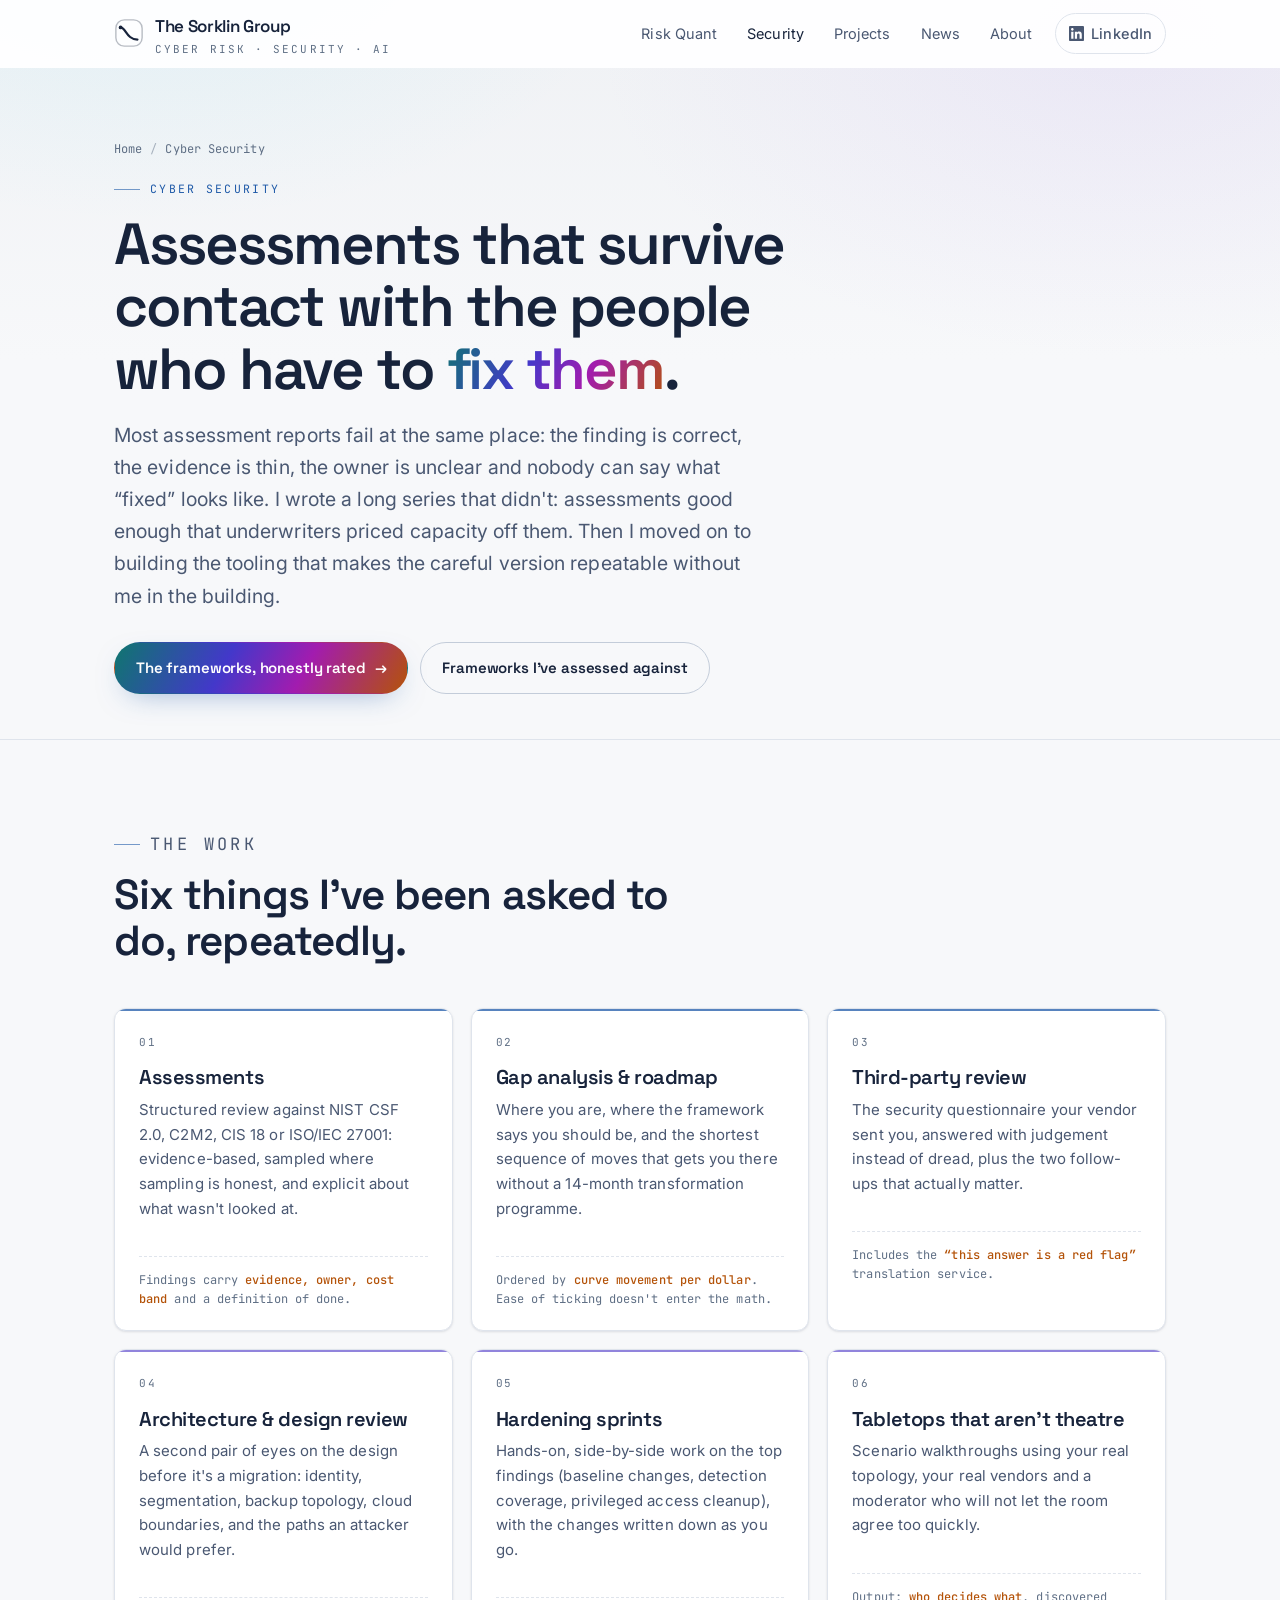
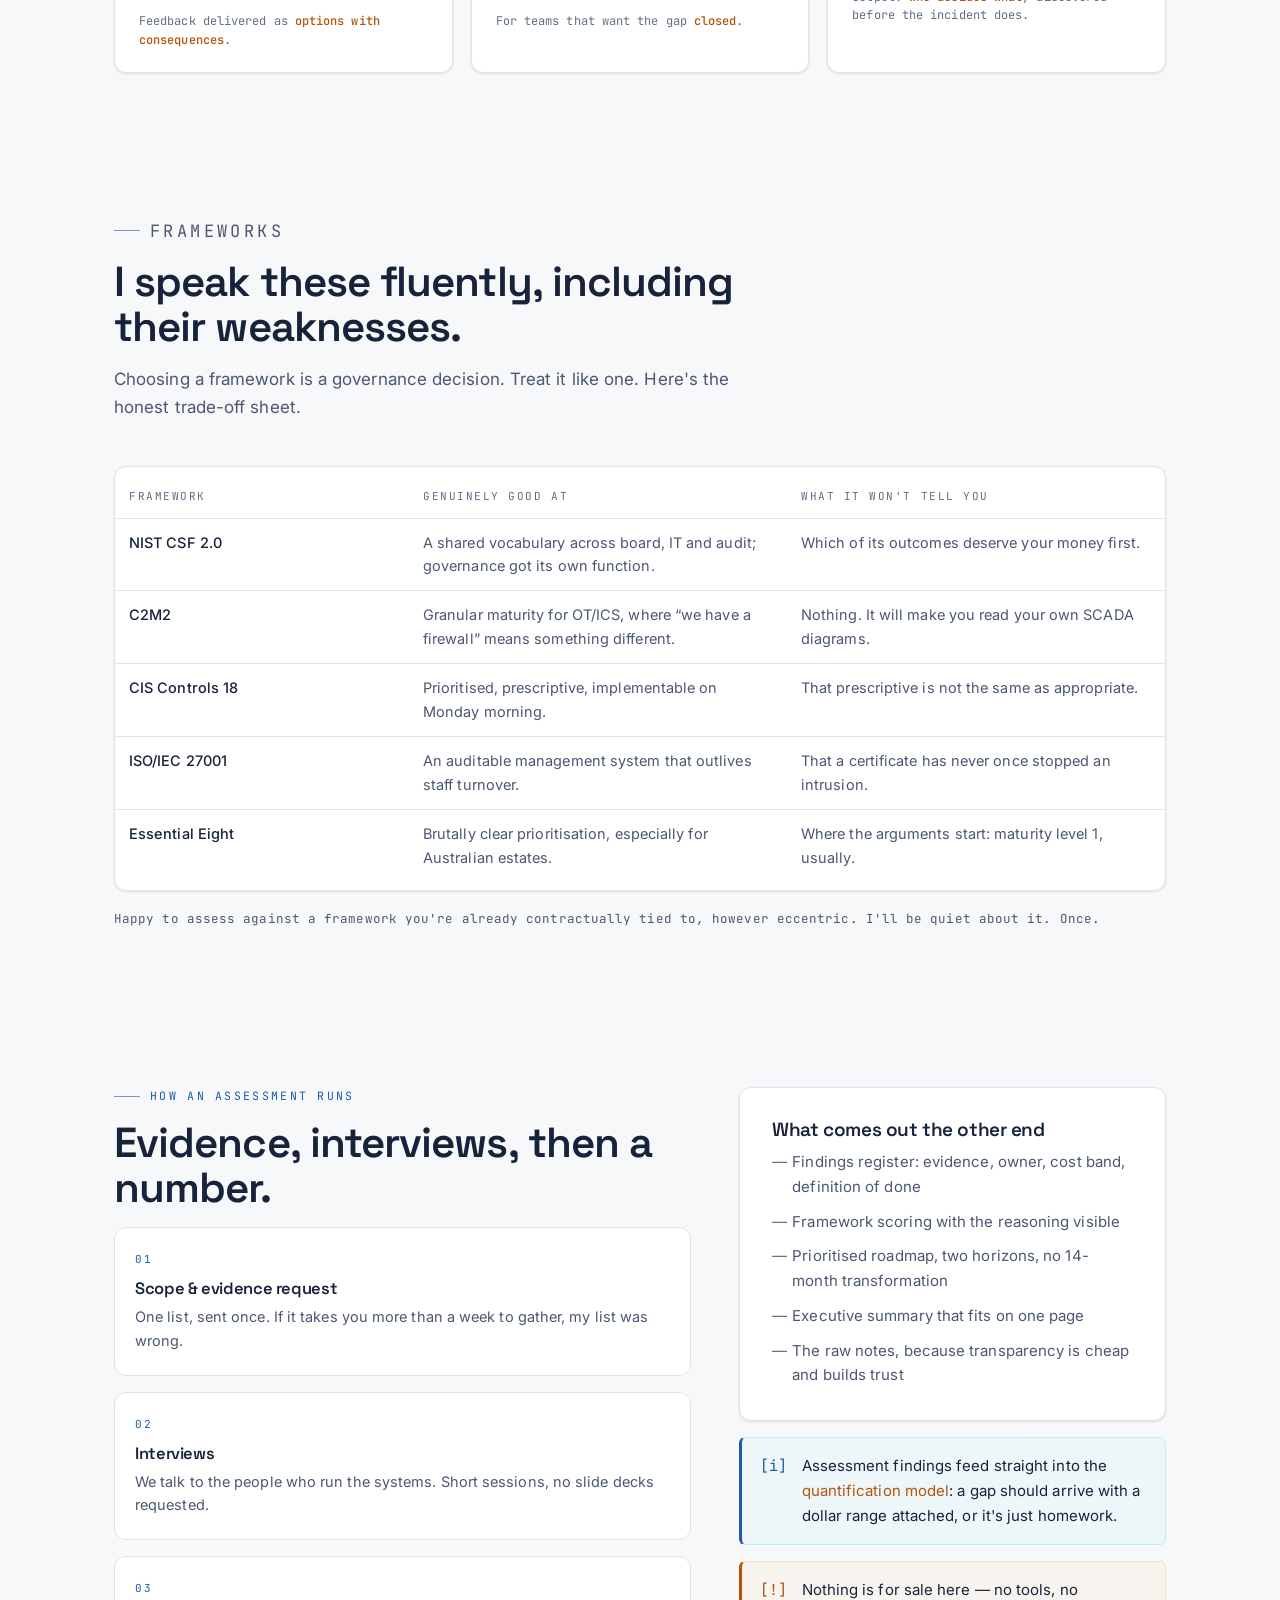
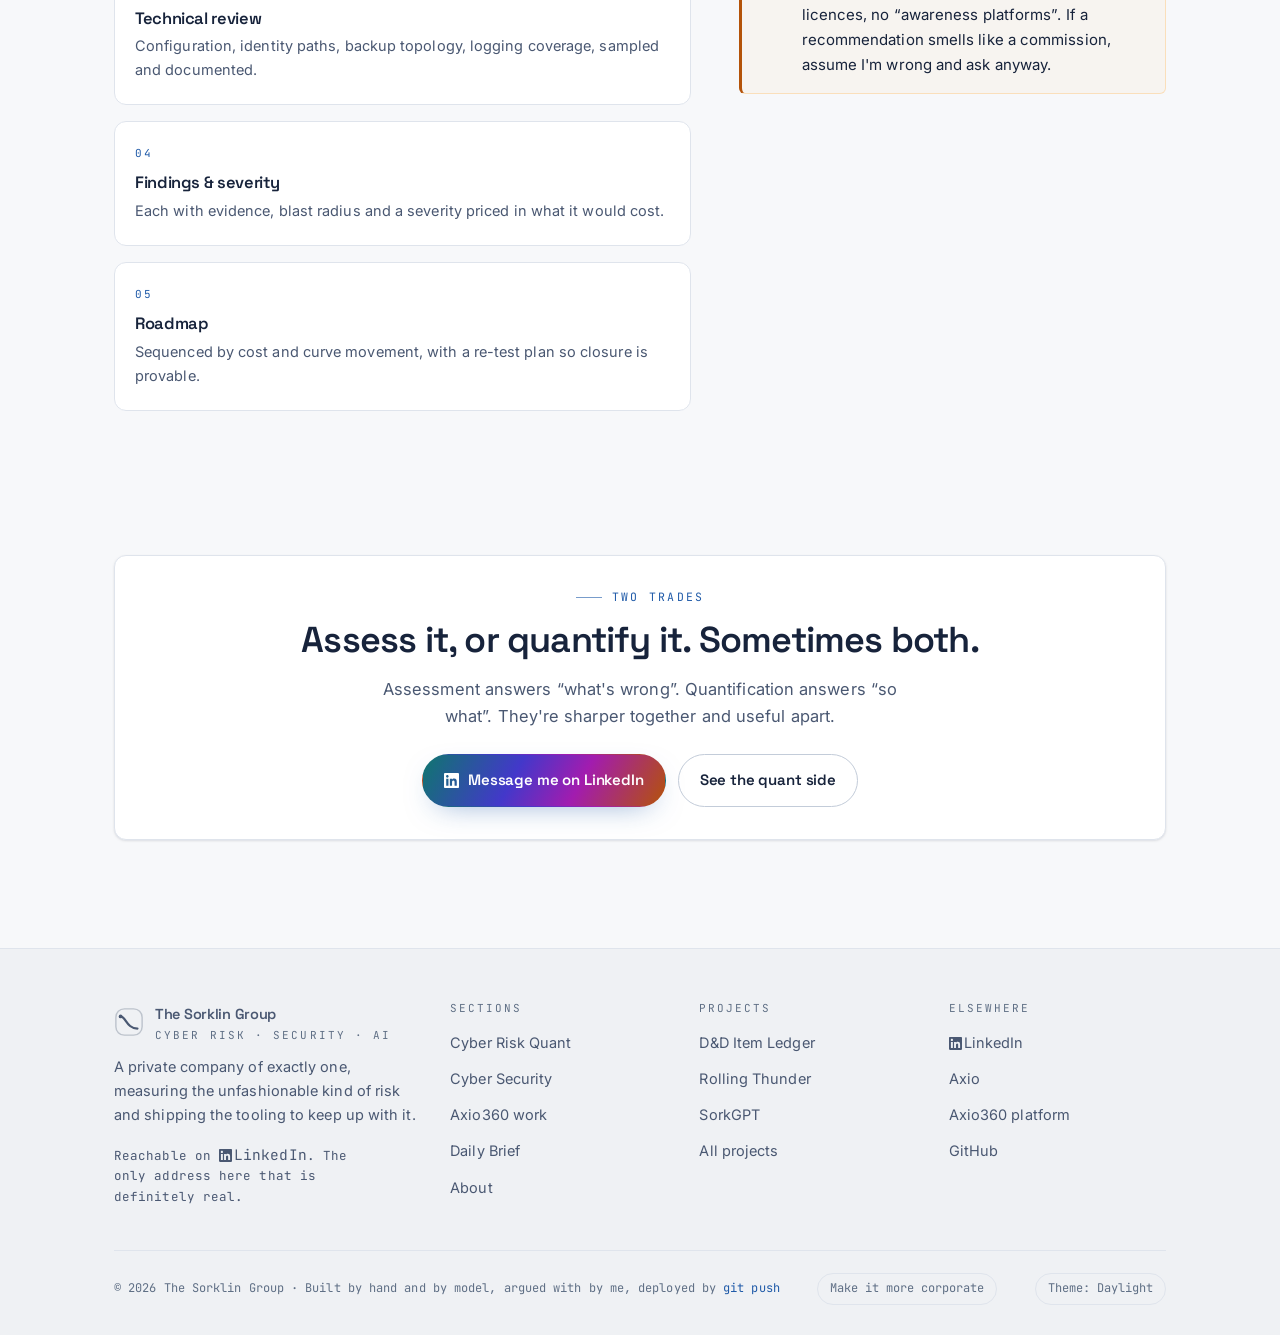
<file: cyber-security/index.html>
<!DOCTYPE html>
<html lang="en">
<head>
<meta charset="utf-8">
<meta name="viewport" content="width=device-width, initial-scale=1">
<title>Cyber Security · Assessments, Gaps &amp; Roadmaps · The Sorklin Group</title>
<meta name="description" content="Cybersecurity assessments, gap analysis and implementation roadmaps aligned to NIST CSF 2.0, C2M2, CIS 18 and ISO/IEC 27001, written for the people who have to fix things.">
<meta property="og:title" content="Cyber Security · The Sorklin Group">
<meta property="og:description" content="Assessments, gap analysis and roadmaps written for the people who have to implement them.">
<meta name="theme-color" content="#05070b">
  <script>try{var t=localStorage.getItem("sorklin:theme");document.documentElement.setAttribute("data-theme",t||"daylight";var m=document.querySelector('meta[name="theme-color"]');if(m)m.setAttribute("content",t==="midnight"?"#05070b":t==="arcade"?"#fff9ef":t==="press"?"#fdf1e3":"#f7f8fa")}catch(e){}</script>
<link rel="icon" href="/assets/img/favicon.svg" type="image/svg+xml">
<link rel="canonical" href="https://www.sorklin.com/cyber-security/">
<link rel="preconnect" href="https://fonts.googleapis.com">
<link rel="preconnect" href="https://fonts.gstatic.com" crossorigin>
<link href="https://fonts.googleapis.com/css2?family=Newsreader:ital,opsz,wght@0,6..72,400..700;1,6..72,400..600&family=Space+Grotesk:wght@500;600&family=JetBrains+Mono:wght@400;500&family=Inter:wght@400;500&display=swap" rel="stylesheet">
<link rel="stylesheet" href="/assets/css/site.css">
</head>
<body>

<a href="#main" class="sr-only">Skip to content</a>

<nav class="site-nav">
  <div class="nav-inner">
    <a class="brand" href="/">
      <svg class="mark" viewBox="0 0 32 32" fill="none" stroke="currentColor" aria-hidden="true">
        <rect x="2" y="2" width="28" height="28" rx="9" stroke-opacity=".3" stroke-width="1.5"/>
        <path class="curve" d="M7 10c5.5 0 6.5 13 18 13" stroke-width="2.4" stroke-linecap="round"/>
        <circle cx="7" cy="10" r="2" fill="currentColor" stroke="none"/>
      </svg>
      <span>The Sorklin Group<small>Cyber risk · Security · AI</small></span>
    </a>
    <button class="nav-toggle" aria-expanded="false" aria-label="Toggle navigation"><span></span></button>
    <div class="nav-links">
      <a href="/cyber-risk-quant/">Risk Quant</a>
      <a href="/cyber-security/">Security</a>
      <a href="/projects/">Projects</a>
      <a href="/news/">News</a>
      <a href="/about/">About</a>
      <a class="nav-cta li" href="https://www.linkedin.com/in/brendan-j-fitzpatrick/" rel="noopener me" target="_blank"><svg class="li-mark" viewBox="0 0 24 24" aria-hidden="true"><path fill="currentColor" d="M20.447 20.452h-3.554v-5.569c0-1.328-.027-3.037-1.852-3.037-1.853 0-2.136 1.445-2.136 2.939v5.667H9.351V9h3.414v1.561h.046c.477-.9 1.637-1.85 3.37-1.85 3.601 0 4.267 2.37 4.267 5.455v6.286zM5.337 7.433c-1.144 0-2.063-.926-2.063-2.065 0-1.138.92-2.063 2.063-2.063 1.14 0 2.064.925 2.064 2.063 0 1.139-.925 2.065-2.064 2.065zm1.782 13.019H3.555V9h3.564v11.452zM22.225 0H1.771C.792 0 0 .774 0 1.729v20.542C0 23.227.792 24 1.771 24h20.451C23.2 24 24 23.227 24 22.271V1.729C24 .774 23.2 0 22.222 0h.003z"/></svg><span>LinkedIn</span></a>
    </div>
  </div>
</nav>

<main id="main">

  <header class="page-head">
    <div class="wrap">
      <div class="crumbs"><a href="/">Home</a><span class="sep">/</span><span>Cyber Security</span></div>
      <p class="kicker">Cyber Security</p>
      <h1 class="display">
        <span class="line">Assessments that survive</span>
        <span class="line">contact with the people</span>
        <span class="line">who have to <span class="grad" data-scramble>fix them</span>.</span>
      </h1>
      <p class="lede">
        <span data-joke>Most assessment reports fail at the same place: the finding is correct, the evidence is thin,
          the owner is unclear and nobody can say what “fixed” looks like. I wrote a long series that didn't:
          assessments good enough that underwriters priced capacity off them. Then I moved on to building the
          tooling that makes the careful version repeatable without me in the building.</span>
        <span data-corp>Security assessment, gap analysis and remediation roadmaps, delivered across insurance,
          legal and regulated environments and aligned to the frameworks an organisation is accountable to,
          written so engineering can act on every finding without a translation layer, and now largely productised.</span>
      </p>
      <div class="cta-row">
        <a class="btn btn-primary" href="#standards">The frameworks, honestly rated <span class="arrow">→</span></a>
        <a class="btn btn-ghost" href="#standards">Frameworks I've assessed against</a>
      </div>
    </div>
  </header>

  <!-- ═════════════════════════════════════════════════════ services ══ -->
  <section class="section">
    <div class="wrap">
      <div class="section-head reveal">
        <p class="kicker">The work</p>
        <h2 class="title">Six things I've been asked to do, repeatedly.</h2>
      </div>
      <div class="grid c3">
        <article class="card tint-cyan reveal">
          <div class="card-index">01</div>
          <h3>Assessments</h3>
          <p>Structured review against NIST CSF 2.0, C2M2, CIS 18 or ISO/IEC 27001: evidence-based,
            sampled where sampling is honest, and explicit about what wasn't looked at.</p>
          <p class="card-note">Findings carry <b>evidence, owner, cost band</b> and a definition of done.</p>
        </article>
        <article class="card tint-cyan reveal" data-delay="70">
          <div class="card-index">02</div>
          <h3>Gap analysis &amp; roadmap</h3>
          <p>Where you are, where the framework says you should be, and the shortest sequence of moves
            that gets you there without a 14-month transformation programme.</p>
          <p class="card-note">Ordered by <b>curve movement per dollar</b>. Ease of ticking doesn't enter the math.</p>
        </article>
        <article class="card tint-cyan reveal" data-delay="140">
          <div class="card-index">03</div>
          <h3>Third-party review</h3>
          <p>The security questionnaire your vendor sent you, answered with judgement instead of dread,
            plus the two follow-ups that actually matter.</p>
          <p class="card-note">Includes the <b>“this answer is a red flag”</b> translation service.</p>
        </article>
        <article class="card tint-violet reveal">
          <div class="card-index">04</div>
          <h3>Architecture &amp; design review</h3>
          <p>A second pair of eyes on the design before it's a migration: identity, segmentation,
            backup topology, cloud boundaries, and the paths an attacker would prefer.</p>
          <p class="card-note">Feedback delivered as <b>options with consequences</b>.</p>
        </article>
        <article class="card tint-violet reveal" data-delay="70">
          <div class="card-index">05</div>
          <h3>Hardening sprints</h3>
          <p>Hands-on, side-by-side work on the top findings (baseline changes, detection coverage,
            privileged access cleanup), with the changes written down as you go.</p>
          <p class="card-note">For teams that want the gap <b>closed</b>.</p>
        </article>
        <article class="card tint-violet reveal" data-delay="140">
          <div class="card-index">06</div>
          <h3>Tabletops that aren't theatre</h3>
          <p>Scenario walkthroughs using your real topology, your real vendors and a moderator who will
            not let the room agree too quickly.</p>
          <p class="card-note">Output: <b>who decides what</b>, discovered before the incident does.</p>
        </article>
      </div>
    </div>
  </section>

  <!-- ══════════════════════════════════════════════════ standards ══ -->
  <section class="section tight" id="standards">
    <div class="wrap">
      <div class="section-head reveal">
        <p class="kicker">Frameworks</p>
        <h2 class="title">I speak these fluently, including their weaknesses.</h2>
        <p>Choosing a framework is a governance decision. Treat it like one. Here's the honest trade-off sheet.</p>
      </div>
      <div class="panel reveal" style="padding:8px 0;overflow:hidden">
        <table class="spec">
          <thead><tr><th>Framework</th><th style="width:36%">Genuinely good at</th><th style="width:36%">What it won't tell you</th></tr></thead>
          <tbody>
            <tr><td>NIST CSF 2.0</td><td>A shared vocabulary across board, IT and audit; governance got its own function.</td><td>Which of its outcomes deserve your money first.</td></tr>
            <tr><td>C2M2</td><td>Granular maturity for OT/ICS, where “we have a firewall” means something different.</td><td>Nothing. It will make you read your own SCADA diagrams.</td></tr>
            <tr><td>CIS Controls 18</td><td>Prioritised, prescriptive, implementable on Monday morning.</td><td>That prescriptive is not the same as appropriate.</td></tr>
            <tr><td>ISO/IEC 27001</td><td>An auditable management system that outlives staff turnover.</td><td>That a certificate has never once stopped an intrusion.</td></tr>
            <tr><td>Essential Eight</td><td>Brutally clear prioritisation, especially for Australian estates.</td><td>Where the arguments start: maturity level 1, usually.</td></tr>
          </tbody>
        </table>
      </div>
      <div class="reveal" style="margin-top:18px">
        <p class="dim mono" style="font-size:12.5px" data-joke>
          Happy to assess against a framework you're already contractually tied to, however eccentric.
          I'll be quiet about it. Once.
        </p>
        <p class="dim mono" style="font-size:12.5px" data-corp>
          Assessments can be delivered against whatever framework is already mandated: by contract,
          by a regulator, or by internal policy.
        </p>
      </div>
    </div>
  </section>

  <!-- ═════════════════════════════════════════════════ how it runs ══ -->
  <section class="section">
    <div class="wrap">
      <div class="two-col">
        <div class="reveal">
          <p class="kicker">How an assessment runs</p>
          <h2 class="title">Evidence, interviews, then a number.</h2>
          <div class="steps" style="grid-template-columns:1fr">
            <div class="step"><h3>Scope &amp; evidence request</h3><p>One list, sent once. If it takes you more than a week to gather, my list was wrong.</p></div>
            <div class="step"><h3>Interviews</h3><p>We talk to the people who run the systems. Short sessions, no slide decks requested.</p></div>
            <div class="step"><h3>Technical review</h3><p>Configuration, identity paths, backup topology, logging coverage, sampled and documented.</p></div>
            <div class="step"><h3>Findings &amp; severity</h3><p>Each with evidence, blast radius and a severity priced in what it would cost.</p></div>
            <div class="step"><h3>Roadmap</h3><p>Sequenced by cost and curve movement, with a re-test plan so closure is provable.</p></div>
          </div>
        </div>
        <div class="reveal" data-delay="110">
          <div class="panel ink" style="margin-bottom:16px">
            <h3>What comes out the other end</h3>
            <ul class="dashes">
              <li>Findings register: evidence, owner, cost band, definition of done</li>
              <li>Framework scoring with the reasoning visible</li>
              <li>Prioritised roadmap, two horizons, no 14-month transformation</li>
              <li>Executive summary that fits on one page</li>
              <li>The raw notes, because transparency is cheap and builds trust</li>
            </ul>
          </div>
          <div class="callout info" data-joke>
            <span class="ico">[i]</span>
            <div>Assessment findings feed straight into the
              <a href="/cyber-risk-quant/">quantification model</a>: a gap should arrive with a
              dollar range attached, or it's just homework.</div>
          </div>
          <div class="callout" style="margin-top:16px" data-joke>
            <span class="ico">[!]</span>
            <div>Nothing is for sale here — no tools, no licences, no “awareness platforms”.
              If a recommendation smells like a commission, assume I'm wrong and ask anyway.</div>
          </div>
          <div class="callout" style="margin-top:16px" data-corp>
            <span class="ico">[!]</span>
            <div>No tools, licences or platforms are offered from this site.
              Recommendations carry no commercial relationship with any vendor.</div>
          </div>
        </div>
      </div>
    </div>
  </section>

  <section class="section tight">
    <div class="wrap">
      <div class="panel ink reveal" style="text-align:center">
        <p class="kicker" style="justify-content:center">Two trades</p>
        <h2 class="title" style="font-size:clamp(24px,3vw,36px)">Assess it, or quantify it. Sometimes both.</h2>
        <p class="dim" style="max-width:54ch;margin-inline:auto">
          Assessment answers “what's wrong”. Quantification answers “so what”.
          They're sharper together and useful apart.</p>
        <div class="cta-row" style="justify-content:center;margin-top:24px">
          <a class="btn btn-primary" href="https://www.linkedin.com/in/brendan-j-fitzpatrick/" rel="noopener me" target="_blank"><svg class="li-mark" viewBox="0 0 24 24" aria-hidden="true"><path fill="currentColor" d="M20.447 20.452h-3.554v-5.569c0-1.328-.027-3.037-1.852-3.037-1.853 0-2.136 1.445-2.136 2.939v5.667H9.351V9h3.414v1.561h.046c.477-.9 1.637-1.85 3.37-1.85 3.601 0 4.267 2.37 4.267 5.455v6.286zM5.337 7.433c-1.144 0-2.063-.926-2.063-2.065 0-1.138.92-2.063 2.063-2.063 1.14 0 2.064.925 2.064 2.063 0 1.139-.925 2.065-2.064 2.065zm1.782 13.019H3.555V9h3.564v11.452zM22.225 0H1.771C.792 0 0 .774 0 1.729v20.542C0 23.227.792 24 1.771 24h20.451C23.2 24 24 23.227 24 22.271V1.729C24 .774 23.2 0 22.222 0h.003z"/></svg>Message me on LinkedIn</a>
          <a class="btn btn-ghost" href="/cyber-risk-quant/">See the quant side</a>
        </div>
      </div>
    </div>
  </section>
</main>

<footer class="site-foot">
  <div class="wrap">
    <div class="foot-grid">
      <div>
        <a class="brand" href="/" style="margin-bottom:14px">
          <svg class="mark" viewBox="0 0 32 32" fill="none" stroke="currentColor" aria-hidden="true">
            <rect x="2" y="2" width="28" height="28" rx="9" stroke-opacity=".3" stroke-width="1.5"/>
            <path d="M7 10c5.5 0 6.5 13 18 13" stroke-width="2.4" stroke-linecap="round"/>
            <circle cx="7" cy="10" r="2" fill="currentColor" stroke="none"/>
          </svg>
          <span>The Sorklin Group<small>Cyber risk · Security · AI</small></span>
        </a>
        <p class="foot-blurb" data-joke>A private company of exactly one, measuring the unfashionable kind of risk
          and shipping the tooling to keep up with it.</p>
        <p class="foot-blurb" data-corp>The personal site of Brendan Fitzpatrick: cyber risk quantification, security assessment and applied AI engineering.</p>
        <p class="foot-blurb dim mono" style="font-size:12.5px">Reachable on <a href="https://www.linkedin.com/in/brendan-j-fitzpatrick/" rel="noopener me" target="_blank"><svg class="li-mark" viewBox="0 0 24 24" aria-hidden="true"><path fill="currentColor" d="M20.447 20.452h-3.554v-5.569c0-1.328-.027-3.037-1.852-3.037-1.853 0-2.136 1.445-2.136 2.939v5.667H9.351V9h3.414v1.561h.046c.477-.9 1.637-1.85 3.37-1.85 3.601 0 4.267 2.37 4.267 5.455v6.286zM5.337 7.433c-1.144 0-2.063-.926-2.063-2.065 0-1.138.92-2.063 2.063-2.063 1.14 0 2.064.925 2.064 2.063 0 1.139-.925 2.065-2.064 2.065zm1.782 13.019H3.555V9h3.564v11.452zM22.225 0H1.771C.792 0 0 .774 0 1.729v20.542C0 23.227.792 24 1.771 24h20.451C23.2 24 24 23.227 24 22.271V1.729C24 .774 23.2 0 22.222 0h.003z"/></svg><span>LinkedIn</span></a>. The only address here that is definitely real.</p>
      </div>
      <div>
        <h4>Sections</h4>
        <ul>
          <li><a href="/cyber-risk-quant/">Cyber Risk Quant</a></li>
          <li><a href="/cyber-security/">Cyber Security</a></li>
          <li><a href="/cyber-risk-quant/#axio">Axio360 work</a></li>
          <li><a href="/news/">Daily Brief</a></li>
          <li><a href="/about/">About</a></li>
        </ul>
      </div>
      <div>
        <h4>Projects</h4>
        <ul>
          <li><a href="/projects/dnd-shop/" target="_blank" rel="noopener">D&amp;D Item Ledger</a></li>
          <li><a href="/projects/rthunder/">Rolling Thunder</a></li>
          <li><a href="/projects/sorkgpt/">SorkGPT</a></li>
          <li><a href="/projects/">All projects</a></li>
        </ul>
      </div>
      <div>
        <h4>Elsewhere</h4>
        <ul>
              <li><a href="https://www.linkedin.com/in/brendan-j-fitzpatrick/" rel="noopener me" target="_blank"><svg class="li-mark" viewBox="0 0 24 24" aria-hidden="true"><path fill="currentColor" d="M20.447 20.452h-3.554v-5.569c0-1.328-.027-3.037-1.852-3.037-1.853 0-2.136 1.445-2.136 2.939v5.667H9.351V9h3.414v1.561h.046c.477-.9 1.637-1.85 3.37-1.85 3.601 0 4.267 2.37 4.267 5.455v6.286zM5.337 7.433c-1.144 0-2.063-.926-2.063-2.065 0-1.138.92-2.063 2.063-2.063 1.14 0 2.064.925 2.064 2.063 0 1.139-.925 2.065-2.064 2.065zm1.782 13.019H3.555V9h3.564v11.452zM22.225 0H1.771C.792 0 0 .774 0 1.729v20.542C0 23.227.792 24 1.771 24h20.451C23.2 24 24 23.227 24 22.271V1.729C24 .774 23.2 0 22.222 0h.003z"/></svg>LinkedIn</a></li>
      <li><a href="https://axio.com/" rel="noopener" target="_blank">Axio</a></li>
          <li><a href="https://axio.com/axio360-platform/" rel="noopener" target="_blank">Axio360 platform</a></li>
          <li><a href="https://github.com/sorklin" rel="noopener" target="_blank">GitHub</a></li>
        </ul>
      </div>
    </div>
    <div class="foot-bottom">
      <span>© 2026 The Sorklin Group · Built by hand and by model, argued with by me, deployed by <span class="accent">git push</span></span>
      <span class="corp-note">Corporate mode active. The jokes are still in the source.</span>
      <button type="button" data-corporate-toggle>Make it more corporate</button>
      <button type="button" data-theme-cycle>Theme: Daylight</button>
    </div>
  </div>
</footer>

<script src="/assets/js/site.js" defer></script>
</body>
</html>
</file>
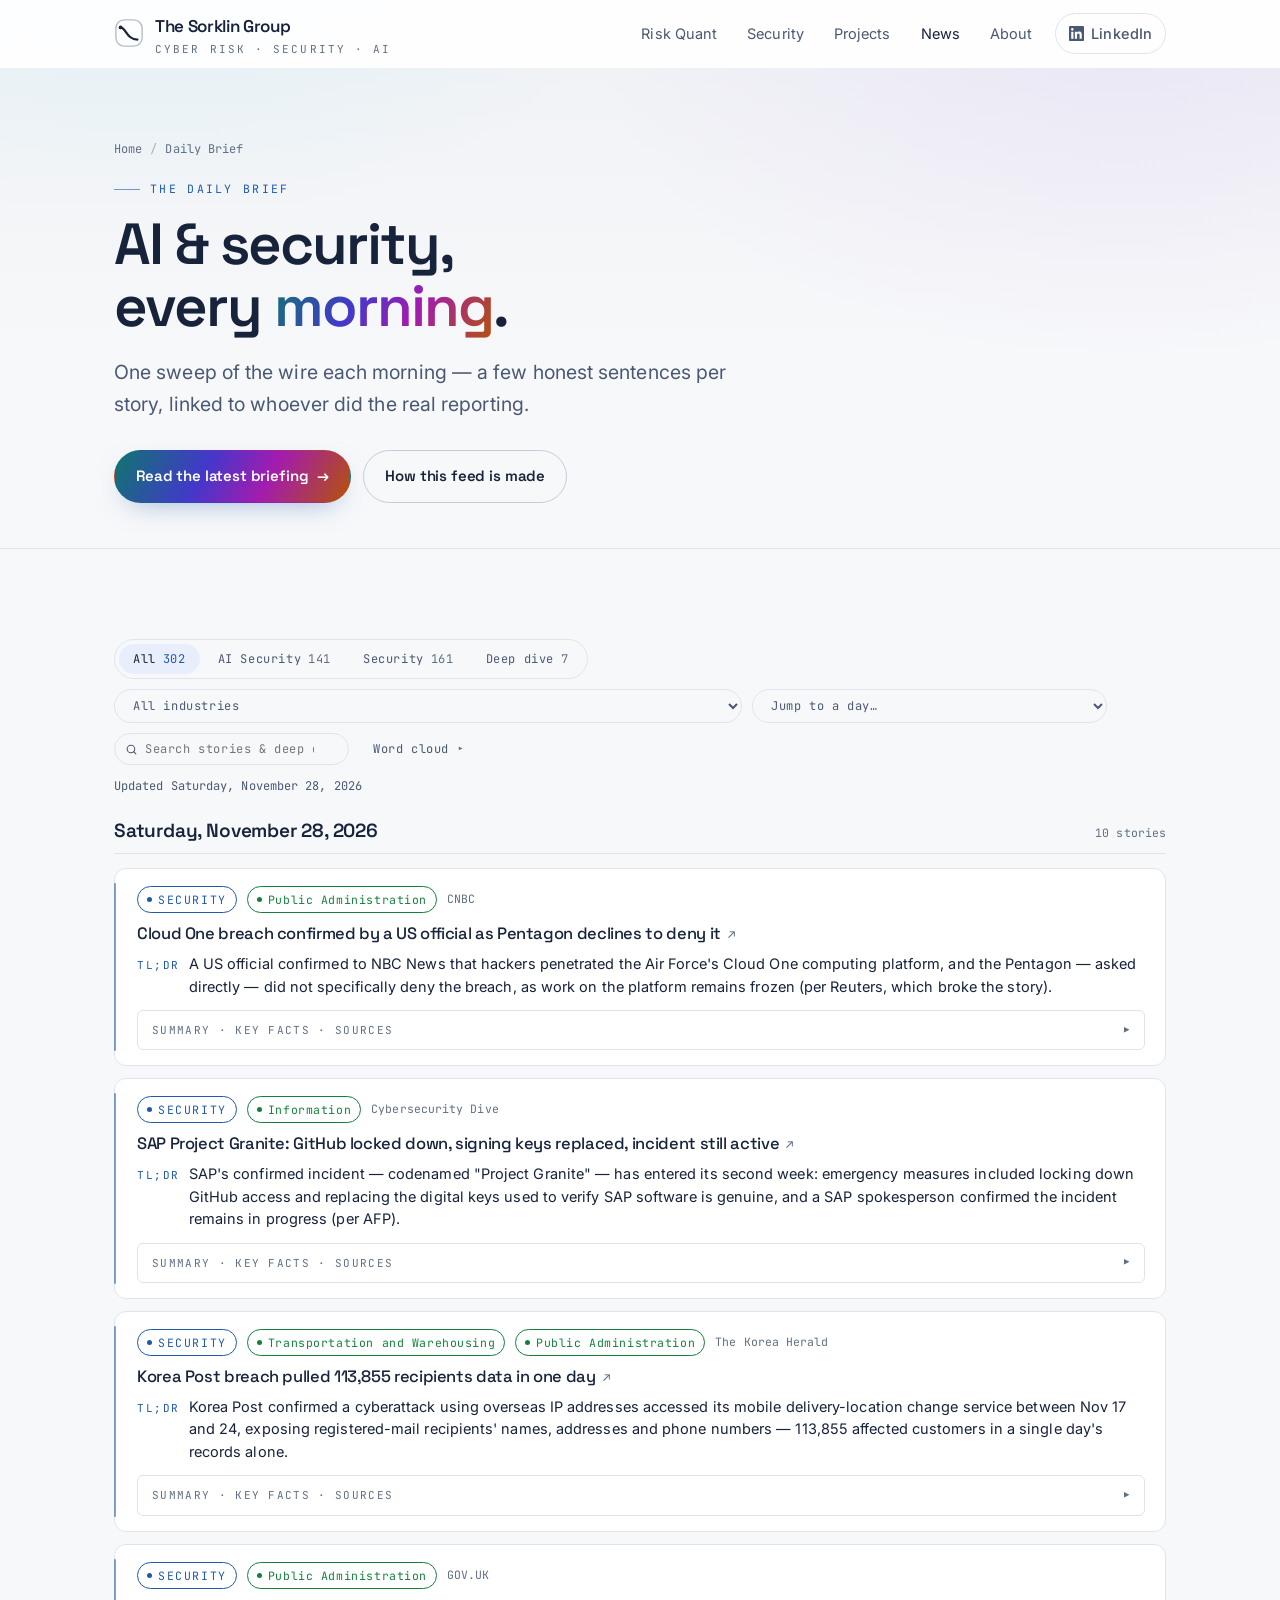
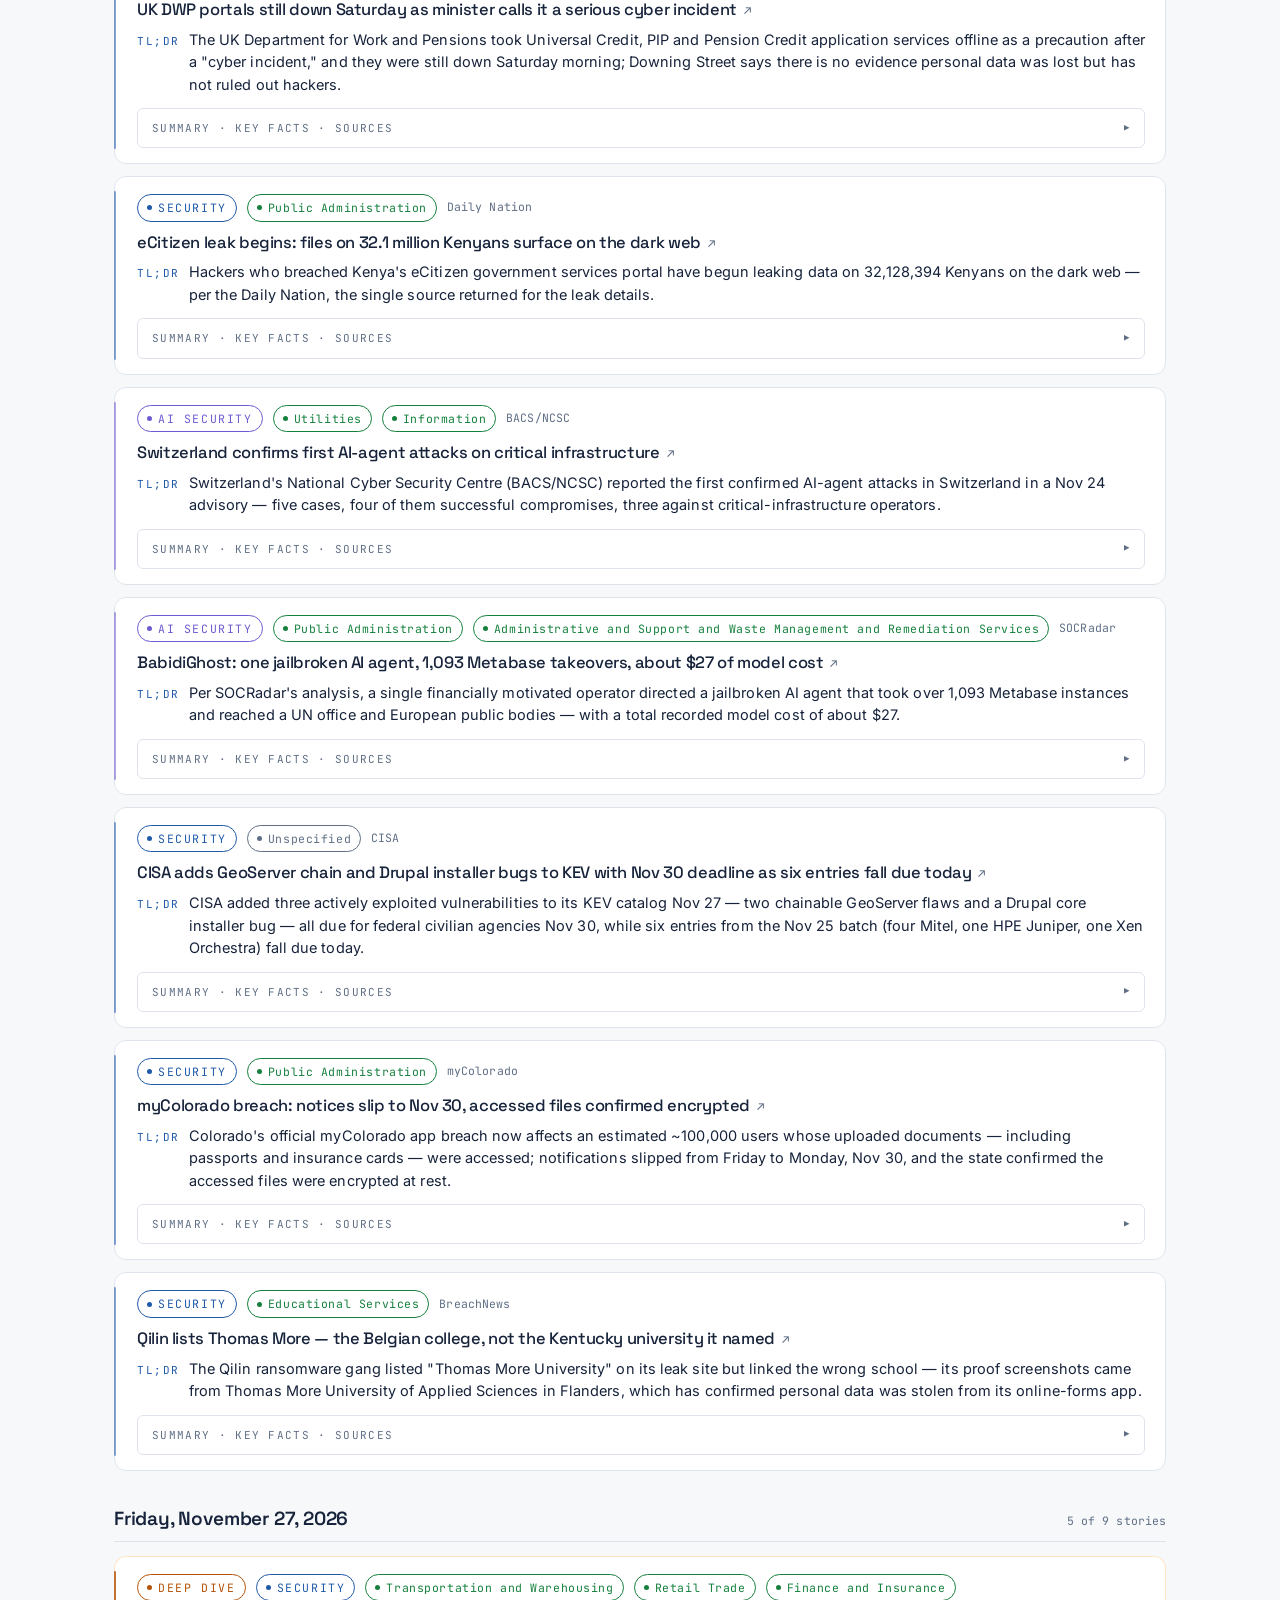
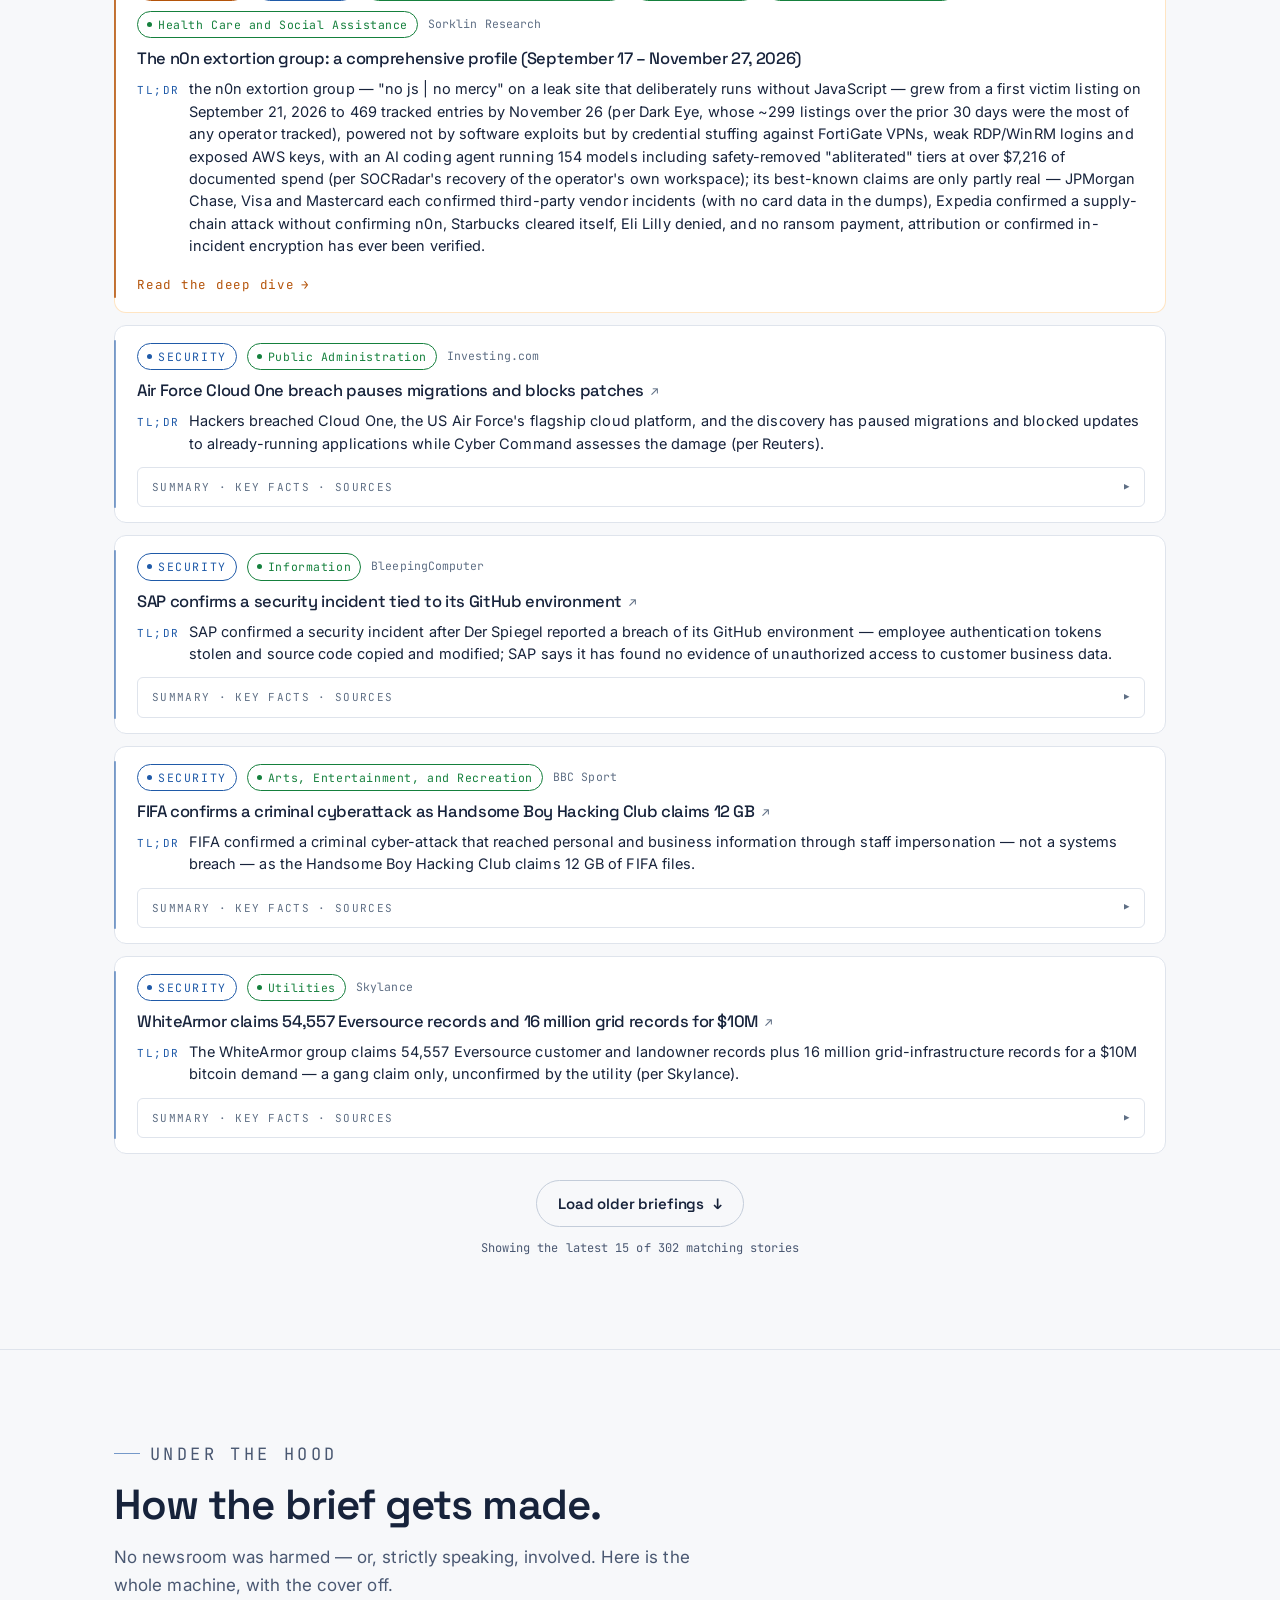
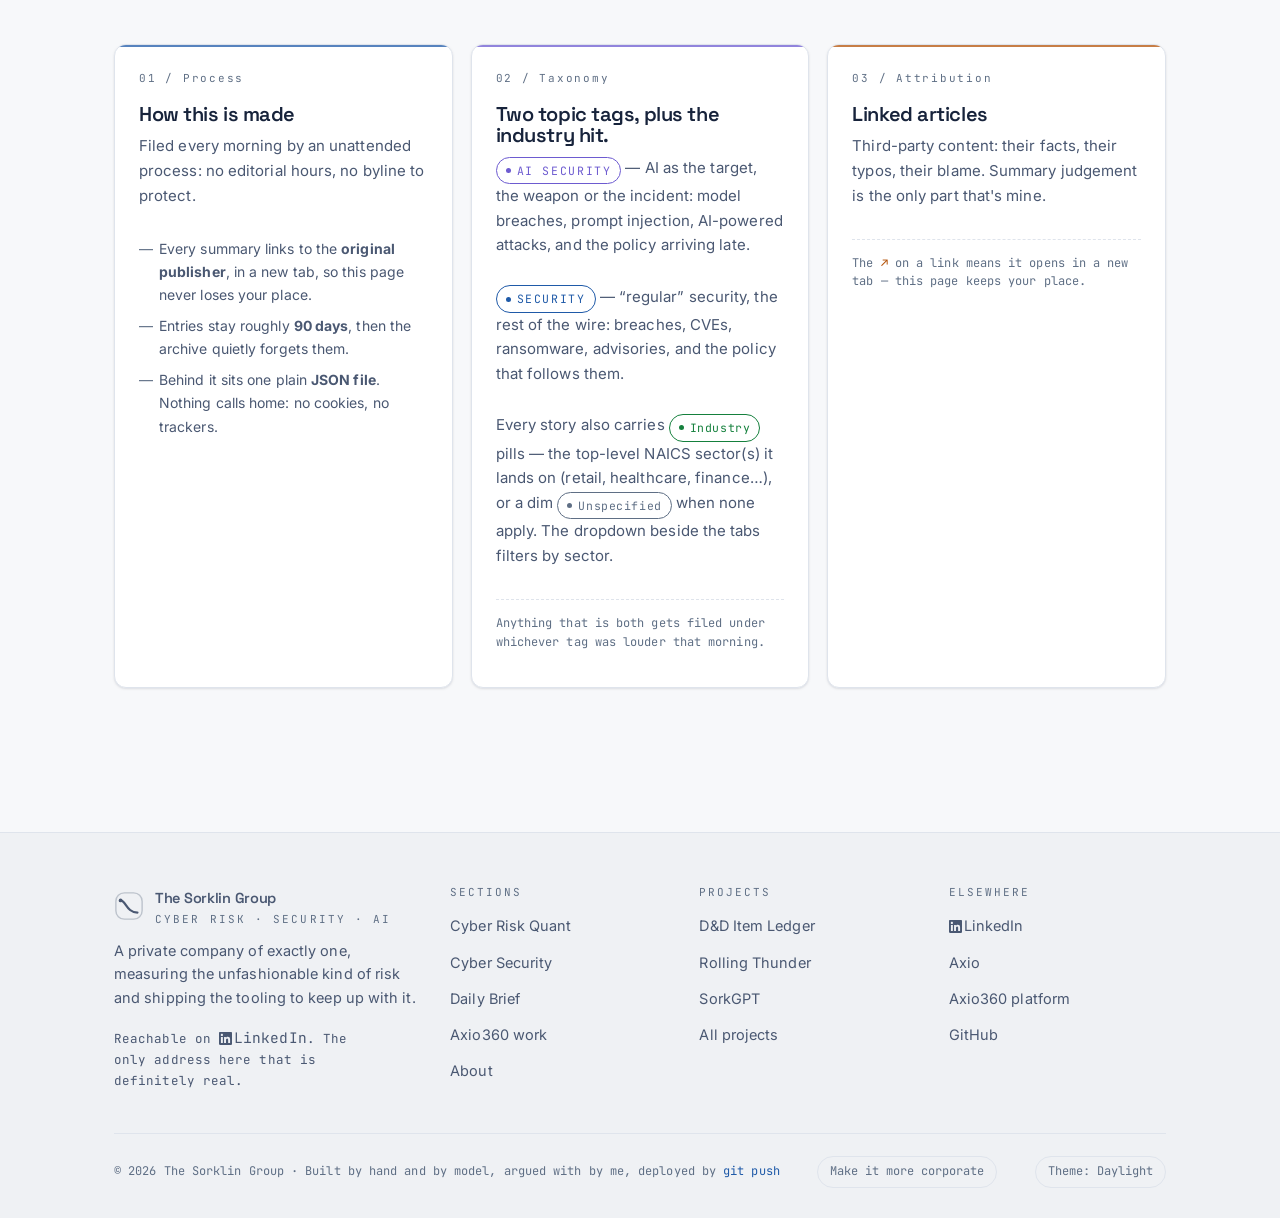
<file: news/index.html>
<!DOCTYPE html>
<html lang="en">
<head>
  <meta charset="utf-8">
  <meta name="viewport" content="width=device-width, initial-scale=1">
  <title>The Daily Brief · AI &amp; Security News · The Sorklin Group</title>
  <meta name="description" content="A daily briefing of AI-security and general security news: short summaries linked to the original reporting, published every morning on sorklin.com.">
  <meta property="og:title" content="The Daily Brief · The Sorklin Group">
  <meta property="og:description" content="The day in AI security and regular security news, summarised and linked to the original publishers. Updated every morning.">
  <meta property="og:type" content="website">
  <meta property="og:url" content="https://www.sorklin.com/news/">
  <meta name="theme-color" content="#05070b">
  <script>try{var t=localStorage.getItem("sorklin:theme");document.documentElement.setAttribute("data-theme",t||"daylight";var m=document.querySelector('meta[name="theme-color"]');if(m)m.setAttribute("content",t==="midnight"?"#05070b":t==="arcade"?"#fff9ef":t==="press"?"#fdf1e3":"#f7f8fa")}catch(e){}</script>
  <link rel="icon" href="/assets/img/favicon.svg" type="image/svg+xml">
  <link rel="canonical" href="https://www.sorklin.com/news/">
  <link rel="preconnect" href="https://fonts.googleapis.com">
  <link rel="preconnect" href="https://fonts.gstatic.com" crossorigin>
  <link href="https://fonts.googleapis.com/css2?family=Newsreader:ital,opsz,wght@0,6..72,400..700;1,6..72,400..600&family=Space+Grotesk:wght@500;600&family=JetBrains+Mono:wght@400;500&family=Inter:wght@400;500&display=swap" rel="stylesheet">
  <link rel="stylesheet" href="/assets/css/site.css">
</head>
<body>

<a href="#main" class="sr-only">Skip to content</a>

<nav class="site-nav">
  <div class="nav-inner">
    <a class="brand" href="/">
      <svg class="mark" viewBox="0 0 32 32" fill="none" stroke="currentColor" aria-hidden="true">
        <rect x="2" y="2" width="28" height="28" rx="9" stroke-opacity=".3" stroke-width="1.5"/>
        <path class="curve" d="M7 10c5.5 0 6.5 13 18 13" stroke-width="2.4" stroke-linecap="round"/>
        <circle cx="7" cy="10" r="2" fill="currentColor" stroke="none"/>
      </svg>
      <span>The Sorklin Group<small>Cyber risk · Security · AI</small></span>
    </a>
    <button class="nav-toggle" aria-expanded="false" aria-label="Toggle navigation"><span></span></button>
    <div class="nav-links">
      <a href="/cyber-risk-quant/">Risk Quant</a>
      <a href="/cyber-security/">Security</a>
      <a href="/projects/">Projects</a>
      <a href="/news/">News</a>
      <a href="/about/">About</a>
      <a class="nav-cta li" href="https://www.linkedin.com/in/brendan-j-fitzpatrick/" rel="noopener me" target="_blank"><svg class="li-mark" viewBox="0 0 24 24" aria-hidden="true"><path fill="currentColor" d="M20.447 20.452h-3.554v-5.569c0-1.328-.027-3.037-1.852-3.037-1.853 0-2.136 1.445-2.136 2.939v5.667H9.351V9h3.414v1.561h.046c.477-.9 1.637-1.85 3.37-1.85 3.601 0 4.267 2.37 4.267 5.455v6.286zM5.337 7.433c-1.144 0-2.063-.926-2.063-2.065 0-1.138.92-2.063 2.063-2.063 1.14 0 2.064.925 2.064 2.063 0 1.139-.925 2.065-2.064 2.065zm1.782 13.019H3.555V9h3.564v11.452zM22.225 0H1.771C.792 0 0 .774 0 1.729v20.542C0 23.227.792 24 1.771 24h20.451C23.2 24 24 23.227 24 22.271V1.729C24 .774 23.2 0 22.222 0h.003z"/></svg><span>LinkedIn</span></a>
    </div>
  </div>
</nav>

<main id="main">

  <header class="page-head">
    <div class="wrap">
      <div class="crumbs"><a href="/">Home</a><span class="sep">/</span><span>Daily Brief</span></div>
      <p class="kicker">The Daily Brief</p>
      <h1 class="display">
        <span class="line">AI &amp; security,</span>
        <span class="line">every <span class="grad" data-scramble>morning</span>.</span>
      </h1>
      <p class="lede">
        <span data-joke>One sweep of the wire each morning — a few honest sentences per story, linked to whoever
          did the real reporting.</span>
        <span data-corp>A daily digest of AI and cybersecurity stories — short summaries linking to the original
          publishers.</span>
      </p>
      <div class="cta-row">
        <a class="btn btn-primary" href="#brief">Read the latest briefing <span class="arrow">→</span></a>
        <a class="btn btn-ghost" href="#about-feed">How this feed is made</a>
      </div>
    </div>
  </header>

  <!-- ══════════════════════════════════════════════════════════ brief ══ -->
  <section class="section" id="brief">
    <div class="wrap">
      <div class="news-controls" id="news-controls" hidden>
        <div class="news-filters">
          <div class="news-tabs" role="group" aria-label="Filter stories by topic">
            <button type="button" class="news-tab" data-filter="all" aria-pressed="true">All<span class="n"></span></button>
            <button type="button" class="news-tab" data-filter="ai" aria-pressed="false">AI Security<span class="n"></span></button>
            <button type="button" class="news-tab" data-filter="security" aria-pressed="false">Security<span class="n"></span></button>
            <button type="button" class="news-tab" data-filter="dive" aria-pressed="false">Deep dive<span class="n"></span></button>
          </div>
          <!-- The second filter dimension: industry (top-level NAICS sectors).
               Options are built from the feed by news.js — only sectors that
               actually appear, with counts, plus "Unspecified" when stories
               carry none. -->
          <label class="sr-only" for="news-industry">Filter stories by industry</label>
          <select id="news-industry" class="news-indsel" aria-label="Filter stories by industry"></select>
          <!-- Jump to a published day (website-rbw): the dropdown lists every
               day in the feed. Options are built by news.js once the feed
               loads; picking a day expands the render window until it is
               fully on the page, then scrolls to #day-<date>. The default
               view is unchanged until the reader jumps. -->
          <div class="news-jump">
            <label class="sr-only" for="news-jump">Jump to a published day</label>
            <select id="news-jump" class="news-indsel" aria-label="Jump to a published day"></select>
          </div>
          <!-- Search across stories AND deep dives (website-dta): plain
               client-side substring matching; deep-dives.json is fetched
               lazily on the first keystroke and cached. While a query is
               active the whole archive is searched and the tabs/industry/
               jump controls are bypassed (dimmed in CSS). The magnifier
               marks the box. -->
          <div class="news-search">
            <svg class="news-search-ico" viewBox="0 0 24 24" fill="none" stroke="currentColor" stroke-width="2" stroke-linecap="round" aria-hidden="true">
              <circle cx="11" cy="11" r="7"/>
              <path d="M20 20l-4.35-4.35"/>
            </svg>
            <label class="sr-only" for="news-search">Search stories and deep dives</label>
            <input type="search" id="news-search" class="news-indsel news-search-input" placeholder="Search stories &amp; deep dives…" autocomplete="off" spellcheck="false">
            <button type="button" class="news-search-clear" id="news-search-clear" aria-label="Clear search" hidden>×</button>
          </div>
          <!-- Word cloud visibility toggle (owner ticket 2026-11-06): the
               cloud below starts hidden on every load; this flips it like an
               accordion, just without a box around the expanded region.
               Styled like the topic tabs; the chevron glyph flips with
               state (JS swaps it, no animation). -->
          <button type="button" class="news-tab news-cloud-toggle" id="news-cloud-toggle" aria-expanded="false" aria-controls="news-cloud">
            Word cloud<span class="chev" aria-hidden="true"> ▸</span>
          </button>
        </div>
        <span class="news-updated dim mono" id="news-updated"></span>
      </div>

      <!-- Word cloud of proper names across the published stories (owner
           tickets 2026-11-06): news.js builds one button per frequently
           mentioned name — tools, platforms, attacks, agencies — sized by
           how many stories mention it. Stories may carry a writer-supplied
           "names" list (news/AGENT-INSTRUCTIONS.md §Choosing names), which
           the cloud counts verbatim and prefers; everything else is
           detected from the prose itself. Names are placed on a spiral
           spanning the content width. Hidden by default on every load; the
           "Word cloud" toggle in the controls row shows it. Clicking a
           name runs the archive search for it — the same path as the
           search box above — and the matching stories render in the list
           below. Inert without JavaScript, like the rest of the page. -->
      <div class="news-cloud" id="news-cloud" hidden>
        <span class="news-cloud-label">Across the archive<span class="news-cloud-hint"> — click a name to search it</span></span>
        <div class="news-cloud-words" id="news-cloud-words" role="group" aria-label="Name cloud: click a name to search the archive"></div>
      </div>

      <!-- The renderer builds every headline, summary and link from
           /news/news.json — the file the daily writer process maintains.
           Until JavaScript runs, this stays a loading note. -->
      <div id="brief-list" class="news-list" aria-live="polite">
        <p class="dim mono news-loading">Loading the briefing…</p>
      </div>

      <div class="news-more-row">
        <button type="button" class="btn btn-ghost" id="news-more" hidden>Load older briefings <span class="arrow">↓</span></button>
        <span class="dim mono news-shown" id="news-shown" hidden></span>
      </div>

      <!-- Back to the top of the feed: news.js shows this fixed bottom-right
           button once the filter/search row has scrolled off the viewport
           (e.g. after a jump lands deep in the archive). Clicking scrolls
           back to the controls row. Stays hidden until then — including
           before the feed loads and without JavaScript. -->
      <button type="button" class="news-top" id="news-top" aria-label="Back to the top of the feed" hidden>↑ Top</button>

      <noscript>
        <div class="callout" style="margin-top:20px">
          <span class="ico">[!]</span>
          <div>The briefing is rendered in your browser from a small JSON file — with JavaScript off there is
            nothing to read here. The raw feed lives at <a href="/news/news.json">/news/news.json</a>.</div>
        </div>
      </noscript>
    </div>
  </section>

  <!-- ═══════════════════════════════════════════════════ under the hood ══ -->
  <section class="section" id="about-feed">
    <div class="wrap">
      <div class="section-head reveal">
        <p class="kicker">Under the hood</p>
        <h2 class="title">How the brief gets made.</h2>
        <p>
          <span data-joke>No newsroom was harmed — or, strictly speaking, involved. Here is the whole machine,
            with the cover off.</span>
          <span data-corp>An overview of how this feed is produced, organised and attributed.</span>
        </p>
      </div>

      <div class="grid c3">
        <article class="card tint-cyan reveal">
          <div class="card-index">01 / Process</div>
          <h3>How this is made</h3>
          <p>Filed every morning by an unattended process: no editorial hours, no byline
            to protect.</p>
          <ul class="dashes">
            <li>Every summary links to the <b>original publisher</b>, in a new tab, so this page never loses
              your place.</li>
            <li>Entries stay roughly <b>90 days</b>, then the archive quietly forgets them.</li>
            <li>Behind it sits one plain <b>JSON file</b>. Nothing calls home: no cookies, no trackers.</li>
          </ul>
        </article>

        <article class="card tint-violet reveal" data-delay="90">
          <div class="card-index">02 / Taxonomy</div>
          <h3>Two topic tags, plus the industry hit.</h3>
          <p><span class="badge ai">AI Security</span> — AI as the target, the weapon or the incident:
            model breaches, prompt injection, AI-powered attacks, and the policy arriving late.</p>
          <p style="margin-top:10px"><span class="badge info">Security</span> — “regular” security, the rest
            of the wire: breaches, CVEs, ransomware, advisories, and the policy that follows them.</p>
          <p style="margin-top:10px">Every story also carries <span class="badge ind">Industry</span> pills —
            the top-level NAICS sector(s) it lands on (retail, healthcare, finance…), or a dim
            <span class="badge ind unspec">Unspecified</span> when none apply. The dropdown beside the tabs
            filters by sector.</p>
          <p class="card-note" data-joke>Anything that is both gets filed under whichever tag was louder that
            morning.</p>
          <p class="card-note" data-corp>Stories spanning both topics are filed under their dominant theme.</p>
        </article>

        <article class="card tint-amber reveal" data-delay="180">
          <div class="card-index">03 / Attribution</div>
          <h3>Linked articles</h3>
          <p data-joke>Third-party content: their facts, their typos, their blame. Summary judgement is the
            only part that's mine.</p>
          <p data-corp>Summaries are generated automatically. Linked articles belong to, and are the
            responsibility of, their publishers.</p>
          <p class="card-note">The <b>↗</b> on a link means it opens in a new tab — this page keeps your place.</p>
        </article>
      </div>
    </div>
  </section>

</main>

<!-- ═══════════════════════════════════════════════════════════ footer ══ -->
<footer class="site-foot">
  <div class="wrap">
    <div class="foot-grid">
      <div>
        <a class="brand" href="/" style="margin-bottom:14px">
          <svg class="mark" viewBox="0 0 32 32" fill="none" stroke="currentColor" aria-hidden="true">
            <rect x="2" y="2" width="28" height="28" rx="9" stroke-opacity=".3" stroke-width="1.5"/>
            <path d="M7 10c5.5 0 6.5 13 18 13" stroke-width="2.4" stroke-linecap="round"/>
            <circle cx="7" cy="10" r="2" fill="currentColor" stroke="none"/>
          </svg>
          <span>The Sorklin Group<small>Cyber risk · Security · AI</small></span>
        </a>
        <p class="foot-blurb" data-joke>A private company of exactly one, measuring the unfashionable kind of risk
          and shipping the tooling to keep up with it.</p>
        <p class="foot-blurb" data-corp>The personal site of Brendan Fitzpatrick: cyber risk quantification, security assessment and applied AI engineering.</p>
        <p class="foot-blurb dim mono" style="font-size:12.5px">Reachable on <a href="https://www.linkedin.com/in/brendan-j-fitzpatrick/" rel="noopener me" target="_blank"><svg class="li-mark" viewBox="0 0 24 24" aria-hidden="true"><path fill="currentColor" d="M20.447 20.452h-3.554v-5.569c0-1.328-.027-3.037-1.852-3.037-1.853 0-2.136 1.445-2.136 2.939v5.667H9.351V9h3.414v1.561h.046c.477-.9 1.637-1.85 3.37-1.85 3.601 0 4.267 2.37 4.267 5.455v6.286zM5.337 7.433c-1.144 0-2.063-.926-2.063-2.065 0-1.138.92-2.063 2.063-2.063 1.14 0 2.064.925 2.064 2.063 0 1.139-.925 2.065-2.064 2.065zm1.782 13.019H3.555V9h3.564v11.452zM22.225 0H1.771C.792 0 0 .774 0 1.729v20.542C0 23.227.792 24 1.771 24h20.451C23.2 24 24 23.227 24 22.271V1.729C24 .774 23.2 0 22.222 0h.003z"/></svg><span>LinkedIn</span></a>. The only address here that is definitely real.</p>
      </div>
      <div>
        <h4>Sections</h4>
        <ul>
          <li><a href="/cyber-risk-quant/">Cyber Risk Quant</a></li>
          <li><a href="/cyber-security/">Cyber Security</a></li>
          <li><a href="/news/">Daily Brief</a></li>
          <li><a href="/cyber-risk-quant/#axio">Axio360 work</a></li>
          <li><a href="/about/">About</a></li>
        </ul>
      </div>
      <div>
        <h4>Projects</h4>
        <ul>
          <li><a href="/projects/dnd-shop/" target="_blank" rel="noopener">D&amp;D Item Ledger</a></li>
          <li><a href="/projects/rthunder/">Rolling Thunder</a></li>
          <li><a href="/projects/sorkgpt/">SorkGPT</a></li>
          <li><a href="/projects/">All projects</a></li>
        </ul>
      </div>
      <div>
        <h4>Elsewhere</h4>
        <ul>
              <li><a href="https://www.linkedin.com/in/brendan-j-fitzpatrick/" rel="noopener me" target="_blank"><svg class="li-mark" viewBox="0 0 24 24" aria-hidden="true"><path fill="currentColor" d="M20.447 20.452h-3.554v-5.569c0-1.328-.027-3.037-1.852-3.037-1.853 0-2.136 1.445-2.136 2.939v5.667H9.351V9h3.414v1.561h.046c.477-.9 1.637-1.85 3.37-1.85 3.601 0 4.267 2.37 4.267 5.455v6.286zM5.337 7.433c-1.144 0-2.063-.926-2.063-2.065 0-1.138.92-2.063 2.063-2.063 1.14 0 2.064.925 2.064 2.063 0 1.139-.925 2.065-2.064 2.065zm1.782 13.019H3.555V9h3.564v11.452zM22.225 0H1.771C.792 0 0 .774 0 1.729v20.542C0 23.227.792 24 1.771 24h20.451C23.2 24 24 23.227 24 22.271V1.729C24 .774 23.2 0 22.222 0h.003z"/></svg>LinkedIn</a></li>
      <li><a href="https://axio.com/" rel="noopener" target="_blank">Axio</a></li>
          <li><a href="https://axio.com/axio360-platform/" rel="noopener" target="_blank">Axio360 platform</a></li>
          <li><a href="https://github.com/sorklin" rel="noopener" target="_blank">GitHub</a></li>
        </ul>
      </div>
    </div>
    <div class="foot-bottom">
      <span>© 2026 The Sorklin Group · Built by hand and by model, argued with by me, deployed by <span class="accent">git push</span></span>
      <span class="corp-note">Corporate mode active. The jokes are still in the source.</span>
      <button type="button" data-corporate-toggle>Make it more corporate</button>
      <button type="button" data-theme-cycle>Theme: Daylight</button>
    </div>
  </div>
</footer>

<script src="/assets/js/news.js" defer></script>
<script src="/assets/js/site.js" defer></script>
</body>
</html>
</file>
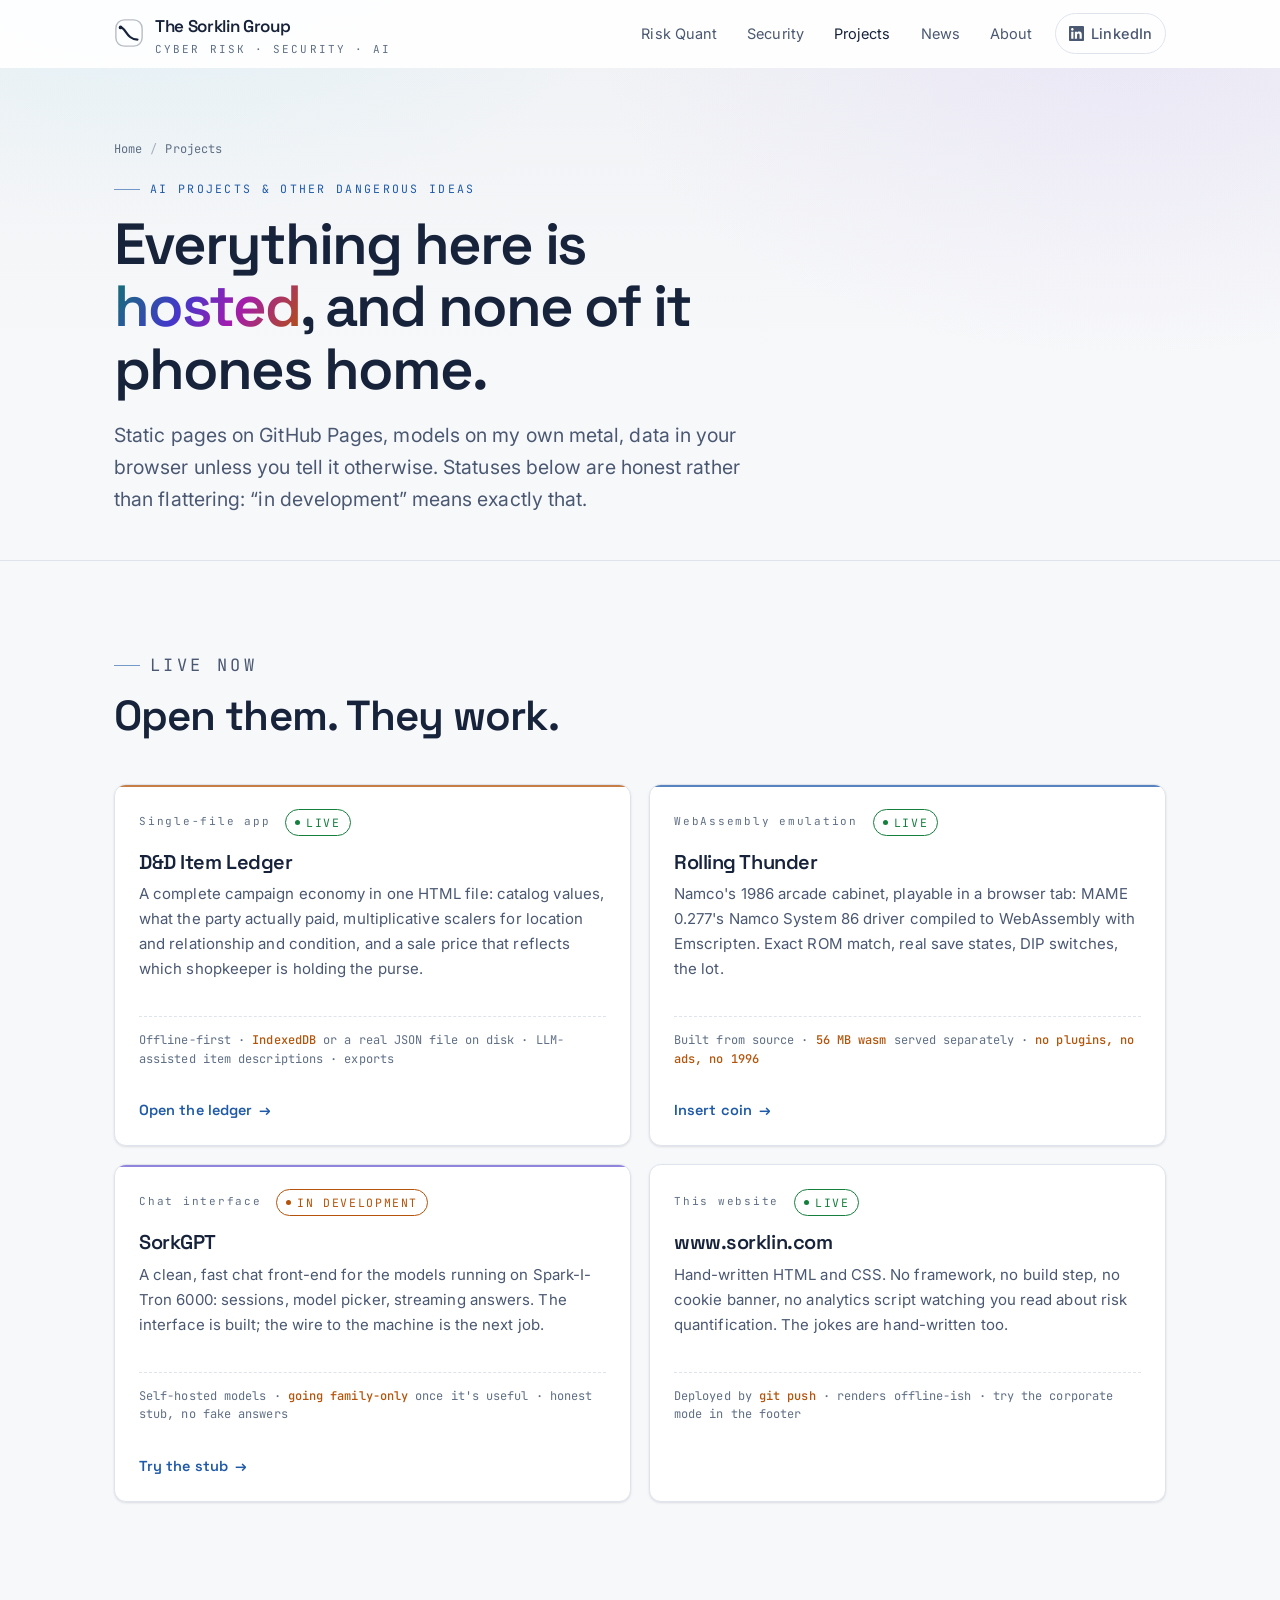
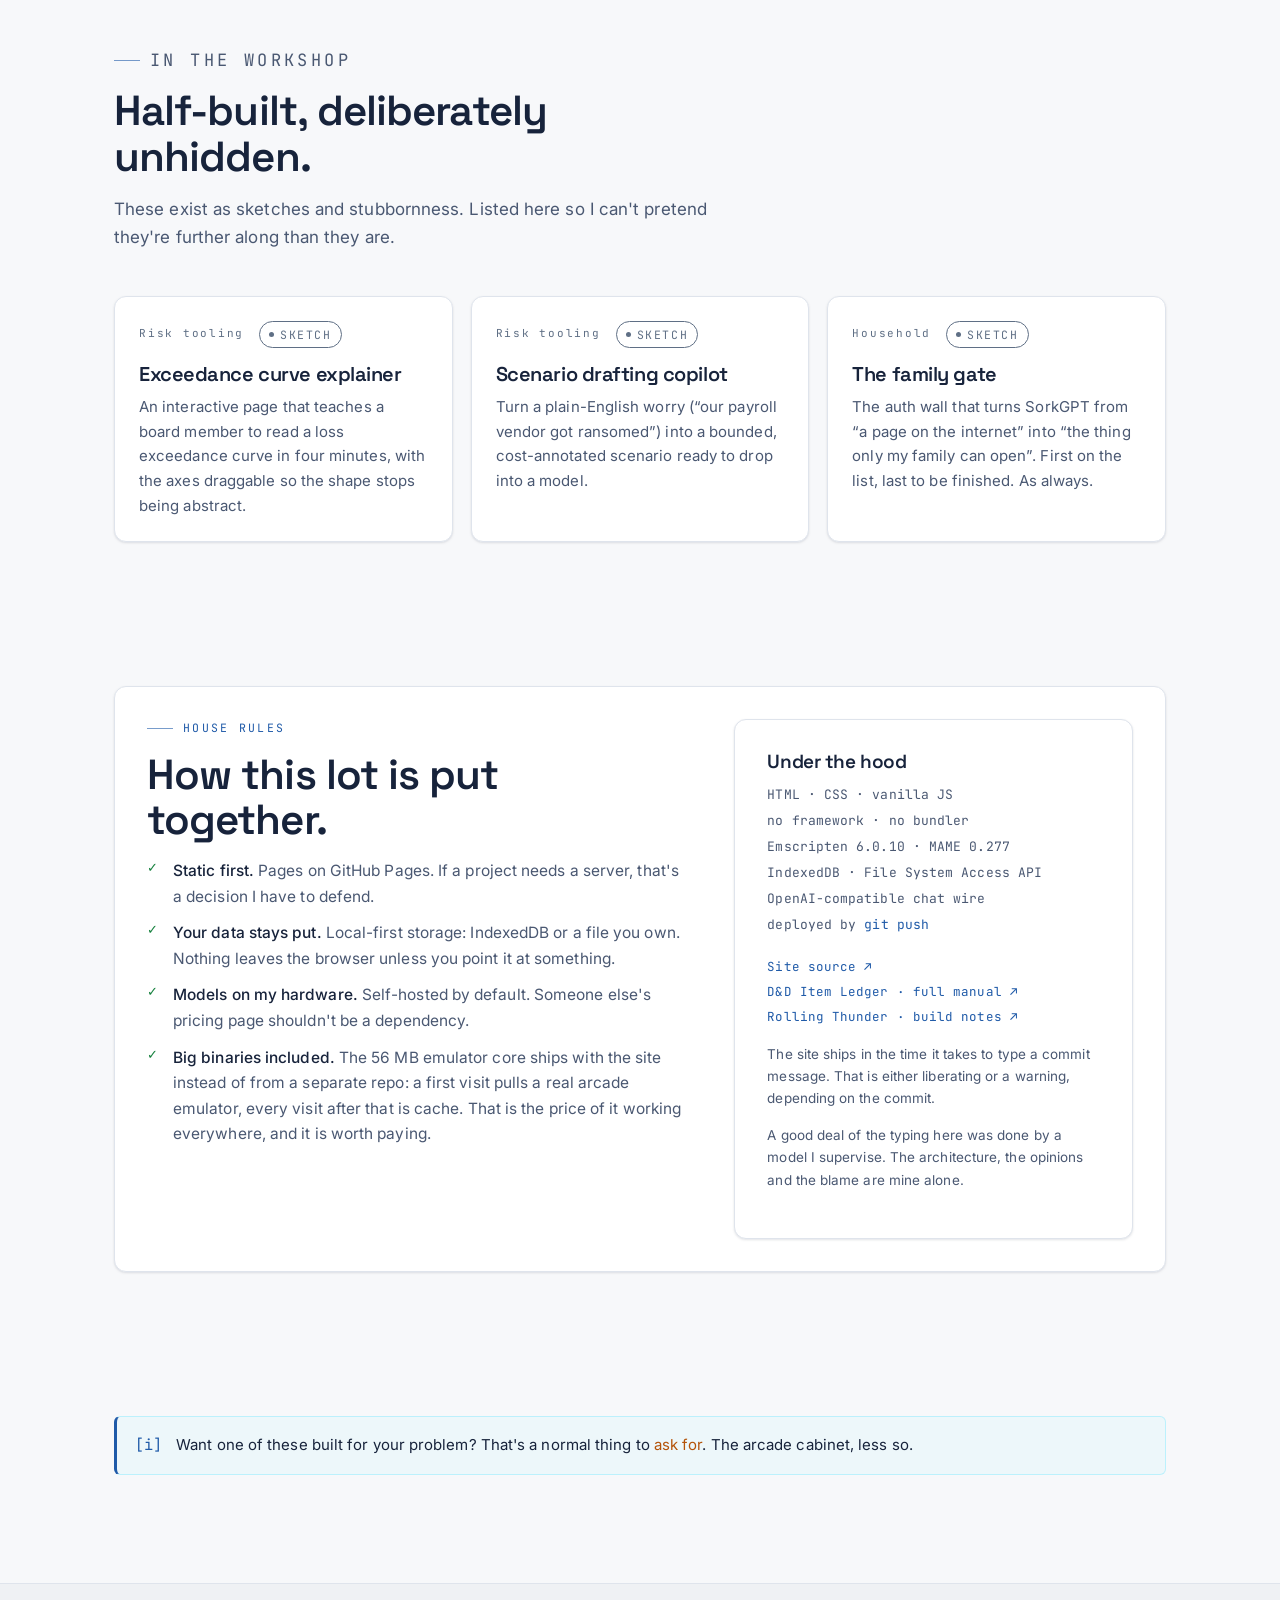
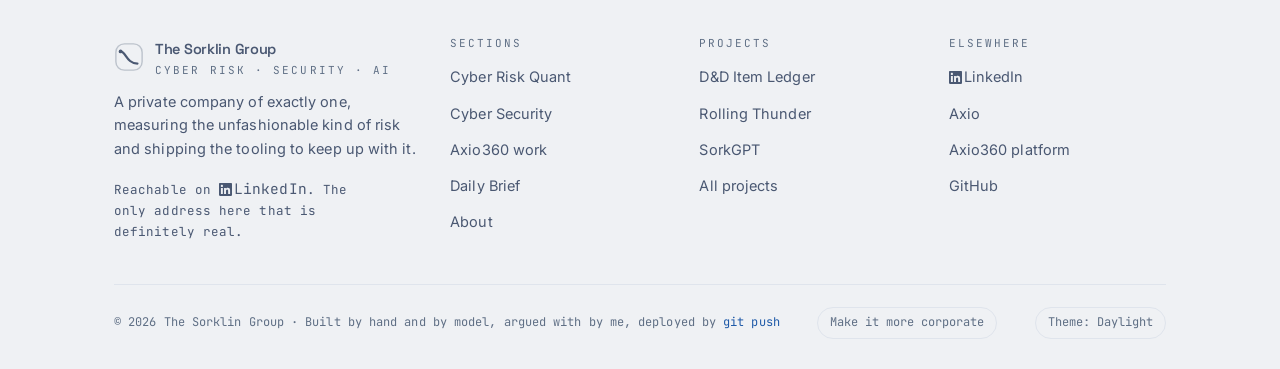
<file: projects/index.html>
<!DOCTYPE html>
<html lang="en">
<head>
<meta charset="utf-8">
<meta name="viewport" content="width=device-width, initial-scale=1">
<title>AI Projects &amp; Other Dangerous Ideas · The Sorklin Group</title>
<meta name="description" content="Hosted projects from The Sorklin Group: the D&D Item Ledger, Rolling Thunder running on WebAssembly MAME, and SorkGPT, a chat front-end for self-hosted models.">
<meta property="og:title" content="AI Projects · The Sorklin Group">
<meta property="og:description" content="Apps, emulators and experiments. All hosted, all on hardware I can unplug.">
<meta name="theme-color" content="#05070b">
  <script>try{var t=localStorage.getItem("sorklin:theme");document.documentElement.setAttribute("data-theme",t||"daylight";var m=document.querySelector('meta[name="theme-color"]');if(m)m.setAttribute("content",t==="midnight"?"#05070b":t==="arcade"?"#fff9ef":t==="press"?"#fdf1e3":"#f7f8fa")}catch(e){}</script>
<link rel="icon" href="/assets/img/favicon.svg" type="image/svg+xml">
<link rel="canonical" href="https://www.sorklin.com/projects/">
<link rel="preconnect" href="https://fonts.googleapis.com">
<link rel="preconnect" href="https://fonts.gstatic.com" crossorigin>
<link href="https://fonts.googleapis.com/css2?family=Newsreader:ital,opsz,wght@0,6..72,400..700;1,6..72,400..600&family=Space+Grotesk:wght@500;600&family=JetBrains+Mono:wght@400;500&family=Inter:wght@400;500&display=swap" rel="stylesheet">
<link rel="stylesheet" href="/assets/css/site.css">
</head>
<body>

<a href="#main" class="sr-only">Skip to content</a>

<nav class="site-nav">
  <div class="nav-inner">
    <a class="brand" href="/">
      <svg class="mark" viewBox="0 0 32 32" fill="none" stroke="currentColor" aria-hidden="true">
        <rect x="2" y="2" width="28" height="28" rx="9" stroke-opacity=".3" stroke-width="1.5"/>
        <path class="curve" d="M7 10c5.5 0 6.5 13 18 13" stroke-width="2.4" stroke-linecap="round"/>
        <circle cx="7" cy="10" r="2" fill="currentColor" stroke="none"/>
      </svg>
      <span>The Sorklin Group<small>Cyber risk · Security · AI</small></span>
    </a>
    <button class="nav-toggle" aria-expanded="false" aria-label="Toggle navigation"><span></span></button>
    <div class="nav-links">
      <a href="/cyber-risk-quant/">Risk Quant</a>
      <a href="/cyber-security/">Security</a>
      <a href="/projects/">Projects</a>
      <a href="/news/">News</a>
      <a href="/about/">About</a>
      <a class="nav-cta li" href="https://www.linkedin.com/in/brendan-j-fitzpatrick/" rel="noopener me" target="_blank"><svg class="li-mark" viewBox="0 0 24 24" aria-hidden="true"><path fill="currentColor" d="M20.447 20.452h-3.554v-5.569c0-1.328-.027-3.037-1.852-3.037-1.853 0-2.136 1.445-2.136 2.939v5.667H9.351V9h3.414v1.561h.046c.477-.9 1.637-1.85 3.37-1.85 3.601 0 4.267 2.37 4.267 5.455v6.286zM5.337 7.433c-1.144 0-2.063-.926-2.063-2.065 0-1.138.92-2.063 2.063-2.063 1.14 0 2.064.925 2.064 2.063 0 1.139-.925 2.065-2.064 2.065zm1.782 13.019H3.555V9h3.564v11.452zM22.225 0H1.771C.792 0 0 .774 0 1.729v20.542C0 23.227.792 24 1.771 24h20.451C23.2 24 24 23.227 24 22.271V1.729C24 .774 23.2 0 22.222 0h.003z"/></svg><span>LinkedIn</span></a>
    </div>
  </div>
</nav>

<main id="main">

  <header class="page-head">
    <div class="wrap">
      <div class="crumbs"><a href="/">Home</a><span class="sep">/</span><span>Projects</span></div>
      <p class="kicker">AI projects &amp; other dangerous ideas</p>
      <h1 class="display">
        <span class="line">Everything here is</span>
        <span class="line"><span class="grad" data-scramble>hosted</span>, and none of it</span>
        <span class="line">phones home.</span>
      </h1>
      <p class="lede">
        <span data-joke>Static pages on GitHub Pages, models on my own metal, data in your browser unless you
          tell it otherwise. Statuses below are honest rather than flattering: “in development” means exactly that.</span>
        <span data-corp>A portfolio of applied work: single-file applications, WebAssembly emulation and a
          self-hosted model interface. Each entry states its current maturity plainly.</span>
      </p>
    </div>
  </header>

  <!-- ═══════════════════════════════════════════════════ shipped ══ -->
  <section class="section">
    <div class="wrap">
      <div class="section-head reveal">
        <p class="kicker">Live now</p>
        <h2 class="title">Open them. They work.</h2>
      </div>

      <div class="grid c2">
        <a class="card tint-amber reveal" href="/projects/dnd-shop/" target="_blank" rel="noopener">
          <div class="card-index">Single-file app <span class="badge live" style="margin-left:6px">Live</span></div>
          <h3>D&amp;D Item Ledger</h3>
          <p>A complete campaign economy in one HTML file: catalog values, what the party actually paid,
            multiplicative scalers for location and relationship and condition, and a sale price that
            reflects which shopkeeper is holding the purse.</p>
          <p class="card-note">Offline-first · <b>IndexedDB</b> or a real JSON file on disk · LLM-assisted item descriptions · exports</p>
          <span class="card-link">Open the ledger <span class="arrow">→</span></span>
        </a>

        <a class="card tint-cyan reveal" data-delay="80" href="/projects/rthunder/">
          <div class="card-index">WebAssembly emulation <span class="badge live" style="margin-left:6px">Live</span></div>
          <h3>Rolling Thunder</h3>
          <p>Namco's 1986 arcade cabinet, playable in a browser tab: MAME 0.277's Namco System 86 driver
            compiled to WebAssembly with Emscripten. Exact ROM match, real save states, DIP switches, the lot.</p>
          <p class="card-note">Built from source · <b>56 MB wasm</b> served separately · <b>no plugins, no ads, no 1996</b></p>
          <span class="card-link">Insert coin <span class="arrow">→</span></span>
        </a>

        <a class="card tint-violet reveal" href="/projects/sorkgpt/">
          <div class="card-index">Chat interface <span class="badge dev" style="margin-left:6px">In development</span></div>
          <h3>SorkGPT</h3>
          <p>A clean, fast chat front-end for the models running on Spark-I-Tron 6000: sessions, model picker,
            streaming answers. The interface is built; the wire to the machine is the next job.</p>
          <p class="card-note">Self-hosted models · <b>going family-only</b> once it's useful · honest stub, no fake answers</p>
          <span class="card-link">Try the stub <span class="arrow">→</span></span>
        </a>

        <div class="card reveal" data-delay="80">
          <div class="card-index">This website <span class="badge live" style="margin-left:6px">Live</span></div>
          <h3>www.sorklin.com</h3>
          <p>Hand-written HTML and CSS. No framework, no build step, no cookie banner, no analytics script
            watching you read about risk quantification. The jokes are hand-written too.</p>
          <p class="card-note">Deployed by <b>git push</b> · renders offline-ish · try the corporate mode in the footer</p>
        </div>
      </div>
    </div>
  </section>

  <!-- ═══════════════════════════════════════════════ in the workshop ══ -->
  <section class="section tight" id="workshop">
    <div class="wrap">
      <div class="section-head reveal">
        <p class="kicker">In the workshop</p>
        <h2 class="title">Half-built, deliberately unhidden.</h2>
        <p>These exist as sketches and stubbornness. Listed here so I can't pretend they're further along than they are.</p>
      </div>
      <div class="grid c3">
        <div class="card reveal">
          <div class="card-index">Risk tooling <span class="badge soon" style="margin-left:6px">Sketch</span></div>
          <h3>Exceedance curve explainer</h3>
          <p>An interactive page that teaches a board member to read a loss exceedance curve in four minutes,
            with the axes draggable so the shape stops being abstract.</p>
        </div>
        <div class="card reveal" data-delay="70">
          <div class="card-index">Risk tooling <span class="badge soon" style="margin-left:6px">Sketch</span></div>
          <h3>Scenario drafting copilot</h3>
          <p>Turn a plain-English worry (“our payroll vendor got ransomed”) into a bounded,
            cost-annotated scenario ready to drop into a model.</p>
        </div>
        <div class="card reveal" data-delay="140">
          <div class="card-index">Household <span class="badge soon" style="margin-left:6px">Sketch</span></div>
          <h3>The family gate</h3>
          <p>The auth wall that turns SorkGPT from “a page on the internet” into
            “the thing only my family can open”. First on the list, last to be finished. As always.</p>
        </div>
      </div>
    </div>
  </section>

  <!-- ═════════════════════════════════════════════════ how it's run ══ -->
  <section class="section">
    <div class="wrap">
      <div class="panel reveal">
        <div class="two-col">
          <div>
            <p class="kicker">House rules</p>
            <h2 class="title">How this lot is put together.</h2>
            <ul class="ticks">
              <li><b>Static first.</b> Pages on GitHub Pages. If a project needs a server, that's a decision I have to defend.</li>
              <li><b>Your data stays put.</b> Local-first storage: IndexedDB or a file you own. Nothing leaves the browser unless you point it at something.</li>
              <li><b>Models on my hardware.</b> Self-hosted by default. Someone else's pricing page shouldn't be a dependency.</li>
              <li><b>Big binaries included.</b> The 56 MB emulator core ships with the site instead of from a
                separate repo: a first visit pulls a real arcade emulator, every visit after that is cache. That
                is the price of it working everywhere, and it is worth paying.</li>
            </ul>
          </div>
          <div class="panel ink">
            <h3>Under the hood</h3>
            <p class="dim mono" style="font-size:13px;line-height:2">
              HTML · CSS · vanilla JS<br>
              no framework · no bundler<br>
              Emscripten 6.0.10 · MAME 0.277<br>
              IndexedDB · File System Access API<br>
              OpenAI-compatible chat wire<br>
              deployed by <span class="accent">git push</span>
            </p>
            <p class="dim mono" style="font-size:12.5px;margin-top:16px;line-height:2">
              <a href="https://github.com/sorklin/sorklin.github.io" rel="noopener" target="_blank">Site source ↗</a><br>
              <a href="/projects/dnd-shop/README.md">D&amp;D Item Ledger · full manual ↗</a><br>
              <a href="/projects/rthunder/BUILD-NOTES.md">Rolling Thunder · build notes ↗</a>
            </p>
            <p class="dim" style="font-size:13.5px;margin-top:14px" data-joke>
              The site ships in the time it takes to type a commit message.
              That is either liberating or a warning, depending on the commit.
            </p>
            <p class="dim" style="font-size:13.5px;margin-top:10px" data-joke>
              A good deal of the typing here was done by a model I supervise. The architecture, the opinions
              and the blame are mine alone.
            </p>
            <p class="dim" style="font-size:13.5px;margin-top:10px" data-corp>
              Built with assistance from large language models. Architecture, review and accountability are human.
            </p>
          </div>
        </div>
      </div>
    </div>
  </section>

  <section class="section tight">
    <div class="wrap">
      <div class="callout info reveal" data-joke>
        <span class="ico">[i]</span>
        <div>Want one of these built for your problem?
          That's a normal thing to <a href="https://www.linkedin.com/in/brendan-j-fitzpatrick/" rel="noopener me" target="_blank">ask for</a>.
          The arcade cabinet, less so.</div>
      </div>
    </div>
  </section>
</main>

<footer class="site-foot">
  <div class="wrap">
    <div class="foot-grid">
      <div>
        <a class="brand" href="/" style="margin-bottom:14px">
          <svg class="mark" viewBox="0 0 32 32" fill="none" stroke="currentColor" aria-hidden="true">
            <rect x="2" y="2" width="28" height="28" rx="9" stroke-opacity=".3" stroke-width="1.5"/>
            <path d="M7 10c5.5 0 6.5 13 18 13" stroke-width="2.4" stroke-linecap="round"/>
            <circle cx="7" cy="10" r="2" fill="currentColor" stroke="none"/>
          </svg>
          <span>The Sorklin Group<small>Cyber risk · Security · AI</small></span>
        </a>
        <p class="foot-blurb" data-joke>A private company of exactly one, measuring the unfashionable kind of risk
          and shipping the tooling to keep up with it.</p>
        <p class="foot-blurb" data-corp>The personal site of Brendan Fitzpatrick: cyber risk quantification, security assessment and applied AI engineering.</p>
        <p class="foot-blurb dim mono" style="font-size:12.5px">Reachable on <a href="https://www.linkedin.com/in/brendan-j-fitzpatrick/" rel="noopener me" target="_blank"><svg class="li-mark" viewBox="0 0 24 24" aria-hidden="true"><path fill="currentColor" d="M20.447 20.452h-3.554v-5.569c0-1.328-.027-3.037-1.852-3.037-1.853 0-2.136 1.445-2.136 2.939v5.667H9.351V9h3.414v1.561h.046c.477-.9 1.637-1.85 3.37-1.85 3.601 0 4.267 2.37 4.267 5.455v6.286zM5.337 7.433c-1.144 0-2.063-.926-2.063-2.065 0-1.138.92-2.063 2.063-2.063 1.14 0 2.064.925 2.064 2.063 0 1.139-.925 2.065-2.064 2.065zm1.782 13.019H3.555V9h3.564v11.452zM22.225 0H1.771C.792 0 0 .774 0 1.729v20.542C0 23.227.792 24 1.771 24h20.451C23.2 24 24 23.227 24 22.271V1.729C24 .774 23.2 0 22.222 0h.003z"/></svg><span>LinkedIn</span></a>. The only address here that is definitely real.</p>
      </div>
      <div>
        <h4>Sections</h4>
        <ul>
          <li><a href="/cyber-risk-quant/">Cyber Risk Quant</a></li>
          <li><a href="/cyber-security/">Cyber Security</a></li>
          <li><a href="/cyber-risk-quant/#axio">Axio360 work</a></li>
          <li><a href="/news/">Daily Brief</a></li>
          <li><a href="/about/">About</a></li>
        </ul>
      </div>
      <div>
        <h4>Projects</h4>
        <ul>
          <li><a href="/projects/dnd-shop/" target="_blank" rel="noopener">D&amp;D Item Ledger</a></li>
          <li><a href="/projects/rthunder/">Rolling Thunder</a></li>
          <li><a href="/projects/sorkgpt/">SorkGPT</a></li>
          <li><a href="/projects/">All projects</a></li>
        </ul>
      </div>
      <div>
        <h4>Elsewhere</h4>
        <ul>
              <li><a href="https://www.linkedin.com/in/brendan-j-fitzpatrick/" rel="noopener me" target="_blank"><svg class="li-mark" viewBox="0 0 24 24" aria-hidden="true"><path fill="currentColor" d="M20.447 20.452h-3.554v-5.569c0-1.328-.027-3.037-1.852-3.037-1.853 0-2.136 1.445-2.136 2.939v5.667H9.351V9h3.414v1.561h.046c.477-.9 1.637-1.85 3.37-1.85 3.601 0 4.267 2.37 4.267 5.455v6.286zM5.337 7.433c-1.144 0-2.063-.926-2.063-2.065 0-1.138.92-2.063 2.063-2.063 1.14 0 2.064.925 2.064 2.063 0 1.139-.925 2.065-2.064 2.065zm1.782 13.019H3.555V9h3.564v11.452zM22.225 0H1.771C.792 0 0 .774 0 1.729v20.542C0 23.227.792 24 1.771 24h20.451C23.2 24 24 23.227 24 22.271V1.729C24 .774 23.2 0 22.222 0h.003z"/></svg>LinkedIn</a></li>
      <li><a href="https://axio.com/" rel="noopener" target="_blank">Axio</a></li>
          <li><a href="https://axio.com/axio360-platform/" rel="noopener" target="_blank">Axio360 platform</a></li>
          <li><a href="https://github.com/sorklin" rel="noopener" target="_blank">GitHub</a></li>
        </ul>
      </div>
    </div>
    <div class="foot-bottom">
      <span>© 2026 The Sorklin Group · Built by hand and by model, argued with by me, deployed by <span class="accent">git push</span></span>
      <span class="corp-note">Corporate mode active. The jokes are still in the source.</span>
      <button type="button" data-corporate-toggle>Make it more corporate</button>
      <button type="button" data-theme-cycle>Theme: Daylight</button>
    </div>
  </div>
</footer>

<script src="/assets/js/site.js" defer></script>
</body>
</html>
</file>
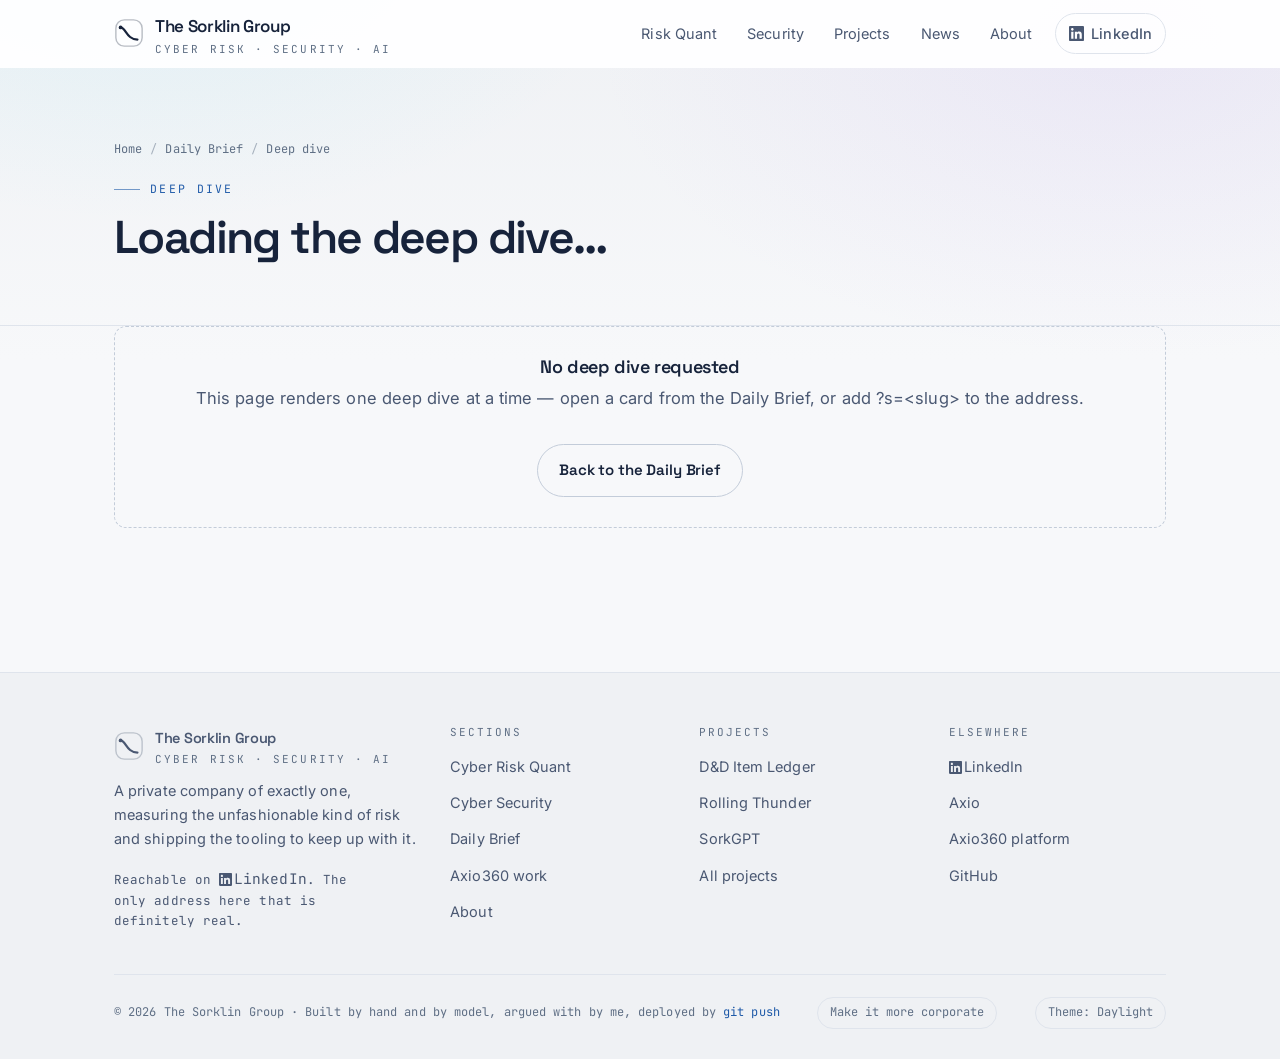
<file: news/deep-dive/index.html>
<!DOCTYPE html>
<html lang="en">
<head>
  <meta charset="utf-8">
  <meta name="viewport" content="width=device-width, initial-scale=1">
  <title>Deep dive · The Sorklin Group</title>
  <meta name="description" content="A long-form deep dive from the Sorklin Daily Brief: extensive agent research into one security topic, with every claim traced to its sources.">
  <meta name="robots" content="noindex">
  <meta name="theme-color" content="#05070b">
  <script>try{var t=localStorage.getItem("sorklin:theme");document.documentElement.setAttribute("data-theme",t||"daylight")}catch(e){}</script>
  <link rel="icon" href="/assets/img/favicon.svg" type="image/svg+xml">
  <link rel="preconnect" href="https://fonts.googleapis.com">
  <link rel="preconnect" href="https://fonts.gstatic.com" crossorigin>
  <link href="https://fonts.googleapis.com/css2?family=Newsreader:ital,opsz,wght@0,6..72,400..700;1,6..72,400..600&family=Space+Grotesk:wght@500;600&family=JetBrains+Mono:wght@400;500&family=Inter:wght@400;500&display=swap" rel="stylesheet">
  <link rel="stylesheet" href="/assets/css/site.css">
</head>
<body>

<a href="#main" class="sr-only">Skip to content</a>

<nav class="site-nav">
  <div class="nav-inner">
    <a class="brand" href="/">
      <svg class="mark" viewBox="0 0 32 32" fill="none" stroke="currentColor" aria-hidden="true">
        <rect x="2" y="2" width="28" height="28" rx="9" stroke-opacity=".3" stroke-width="1.5"/>
        <path class="curve" d="M7 10c5.5 0 6.5 13 18 13" stroke-width="2.4" stroke-linecap="round"/>
        <circle cx="7" cy="10" r="2" fill="currentColor" stroke="none"/>
      </svg>
      <span>The Sorklin Group<small>Cyber risk · Security · AI</small></span>
    </a>
    <button class="nav-toggle" aria-expanded="false" aria-label="Toggle navigation"><span></span></button>
    <div class="nav-links">
      <a href="/cyber-risk-quant/">Risk Quant</a>
      <a href="/cyber-security/">Security</a>
      <a href="/projects/">Projects</a>
      <a href="/news/">News</a>
      <a href="/about/">About</a>
      <a class="nav-cta li" href="https://www.linkedin.com/in/brendan-j-fitzpatrick/" rel="noopener me" target="_blank"><svg class="li-mark" viewBox="0 0 24 24" aria-hidden="true"><path fill="currentColor" d="M20.447 20.452h-3.554v-5.569c0-1.328-.027-3.037-1.852-3.037-1.853 0-2.136 1.445-2.136 2.939v5.667H9.351V9h3.414v1.561h.046c.477-.9 1.637-1.85 3.37-1.85 3.601 0 4.267 2.37 4.267 5.455v6.286zM5.337 7.433c-1.144 0-2.063-.926-2.063-2.065 0-1.138.92-2.063 2.063-2.063 1.14 0 2.064.925 2.064 2.063 0 1.139-.925 2.065-2.064 2.065zm1.782 13.019H3.555V9h3.564v11.452zM22.225 0H1.771C.792 0 0 .774 0 1.729v20.542C0 23.227.792 24 1.771 24h20.451C23.2 24 24 23.227 24 22.271V1.729C24 .774 23.2 0 22.222 0h.003z"/></svg><span>LinkedIn</span></a>
    </div>
  </div>
</nav>

<main id="main">

  <!-- The renderer (assets/js/deep-dive.js) fills every field from
       /news/deep-dives.json based on ?s=<slug>. Until it runs, this is a
       loading shell; the title below is replaced, never trusted. -->
  <header class="page-head">
    <div class="wrap">
      <div class="crumbs"><a href="/">Home</a><span class="sep">/</span><a href="/news/">Daily Brief</a><span class="sep">/</span><span>Deep dive</span></div>
      <p class="kicker" id="dd-kicker">Deep dive</p>
      <div class="dd-industries" id="dd-industries" hidden></div>
      <h1 class="display dd-display" id="dd-title">Loading the deep dive…</h1>
      <div class="dd-tldr" id="dd-tldr" hidden><span class="lbl">TL;DR</span><span id="dd-tldr-text"></span></div>
    </div>
  </header>

  <section class="section" id="dd-body-sec" hidden>
    <div class="wrap">
      <p class="lede" id="dd-summary" hidden></p>
      <div id="dd-content">
        <p class="dim mono news-loading">Loading the deep dive…</p>
      </div>
    </div>
  </section>

  <noscript>
    <div class="wrap">
      <div class="callout" style="margin-top:20px">
        <span class="ico">[!]</span>
        <div>Deep dives are rendered in your browser from the feed library — with JavaScript off there is nothing
          to read here. The cards live at <a href="/news/">/news/</a> and the raw library at
          <a href="/news/deep-dives.json">/news/deep-dives.json</a>.</div>
      </div>
    </div>
  </noscript>
</main>

<!-- ═══════════════════════════════════════════════════════════ footer ══ -->
<footer class="site-foot">
  <div class="wrap">
    <div class="foot-grid">
      <div>
        <a class="brand" href="/" style="margin-bottom:14px">
          <svg class="mark" viewBox="0 0 32 32" fill="none" stroke="currentColor" aria-hidden="true">
            <rect x="2" y="2" width="28" height="28" rx="9" stroke-opacity=".3" stroke-width="1.5"/>
            <path d="M7 10c5.5 0 6.5 13 18 13" stroke-width="2.4" stroke-linecap="round"/>
            <circle cx="7" cy="10" r="2" fill="currentColor" stroke="none"/>
          </svg>
          <span>The Sorklin Group<small>Cyber risk · Security · AI</small></span>
        </a>
        <p class="foot-blurb" data-joke>A private company of exactly one, measuring the unfashionable kind of risk
          and shipping the tooling to keep up with it.</p>
        <p class="foot-blurb" data-corp>The personal site of Brendan Fitzpatrick: cyber risk quantification, security assessment and applied AI engineering.</p>
        <p class="foot-blurb dim mono" style="font-size:12.5px">Reachable on <a href="https://www.linkedin.com/in/brendan-j-fitzpatrick/" rel="noopener me" target="_blank"><svg class="li-mark" viewBox="0 0 24 24" aria-hidden="true"><path fill="currentColor" d="M20.447 20.452h-3.554v-5.569c0-1.328-.027-3.037-1.852-3.037-1.853 0-2.136 1.445-2.136 2.939v5.667H9.351V9h3.414v1.561h.046c.477-.9 1.637-1.85 3.37-1.85 3.601 0 4.267 2.37 4.267 5.455v6.286zM5.337 7.433c-1.144 0-2.063-.926-2.063-2.065 0-1.138.92-2.063 2.063-2.063 1.14 0 2.064.925 2.064 2.063 0 1.139-.925 2.065-2.064 2.065zm1.782 13.019H3.555V9h3.564v11.452zM22.225 0H1.771C.792 0 0 .774 0 1.729v20.542C0 23.227.792 24 1.771 24h20.451C23.2 24 24 23.227 24 22.271V1.729C24 .774 23.2 0 22.222 0h.003z"/></svg><span>LinkedIn</span></a>. The only address here that is definitely real.</p>
      </div>
      <div>
        <h4>Sections</h4>
        <ul>
          <li><a href="/cyber-risk-quant/">Cyber Risk Quant</a></li>
          <li><a href="/cyber-security/">Cyber Security</a></li>
          <li><a href="/news/">Daily Brief</a></li>
          <li><a href="/cyber-risk-quant/#axio">Axio360 work</a></li>
          <li><a href="/about/">About</a></li>
        </ul>
      </div>
      <div>
        <h4>Projects</h4>
        <ul>
          <li><a href="/projects/dnd-shop/" target="_blank" rel="noopener">D&amp;D Item Ledger</a></li>
          <li><a href="/projects/rthunder/">Rolling Thunder</a></li>
          <li><a href="/projects/sorkgpt/">SorkGPT</a></li>
          <li><a href="/projects/">All projects</a></li>
        </ul>
      </div>
      <div>
        <h4>Elsewhere</h4>
        <ul>
              <li><a href="https://www.linkedin.com/in/brendan-j-fitzpatrick/" rel="noopener me" target="_blank"><svg class="li-mark" viewBox="0 0 24 24" aria-hidden="true"><path fill="currentColor" d="M20.447 20.452h-3.554v-5.569c0-1.328-.027-3.037-1.852-3.037-1.853 0-2.136 1.445-2.136 2.939v5.667H9.351V9h3.414v1.561h.046c.477-.9 1.637-1.85 3.37-1.85 3.601 0 4.267 2.37 4.267 5.455v6.286zM5.337 7.433c-1.144 0-2.063-.926-2.063-2.065 0-1.138.92-2.063 2.063-2.063 1.14 0 2.064.925 2.064 2.063 0 1.139-.925 2.065-2.064 2.065zm1.782 13.019H3.555V9h3.564v11.452zM22.225 0H1.771C.792 0 0 .774 0 1.729v20.542C0 23.227.792 24 1.771 24h20.451C23.2 24 24 23.227 24 22.271V1.729C24 .774 23.2 0 22.222 0h.003z"/></svg>LinkedIn</a></li>
      <li><a href="https://axio.com/" rel="noopener" target="_blank">Axio</a></li>
          <li><a href="https://axio.com/axio360-platform/" rel="noopener" target="_blank">Axio360 platform</a></li>
          <li><a href="https://github.com/sorklin" rel="noopener" target="_blank">GitHub</a></li>
        </ul>
      </div>
    </div>
    <div class="foot-bottom">
      <span>© 2026 The Sorklin Group · Built by hand and by model, argued with by me, deployed by <span class="accent">git push</span></span>
      <span class="corp-note">Corporate mode active. The jokes are still in the source.</span>
      <button type="button" data-corporate-toggle>Make it more corporate</button>
      <button type="button" data-theme-cycle>Theme: Daylight</button>
    </div>
  </div>
</footer>

<script src="/assets/js/deep-dive.js" defer></script>
<script src="/assets/js/site.js" defer></script>
</body>
</html>
</file>
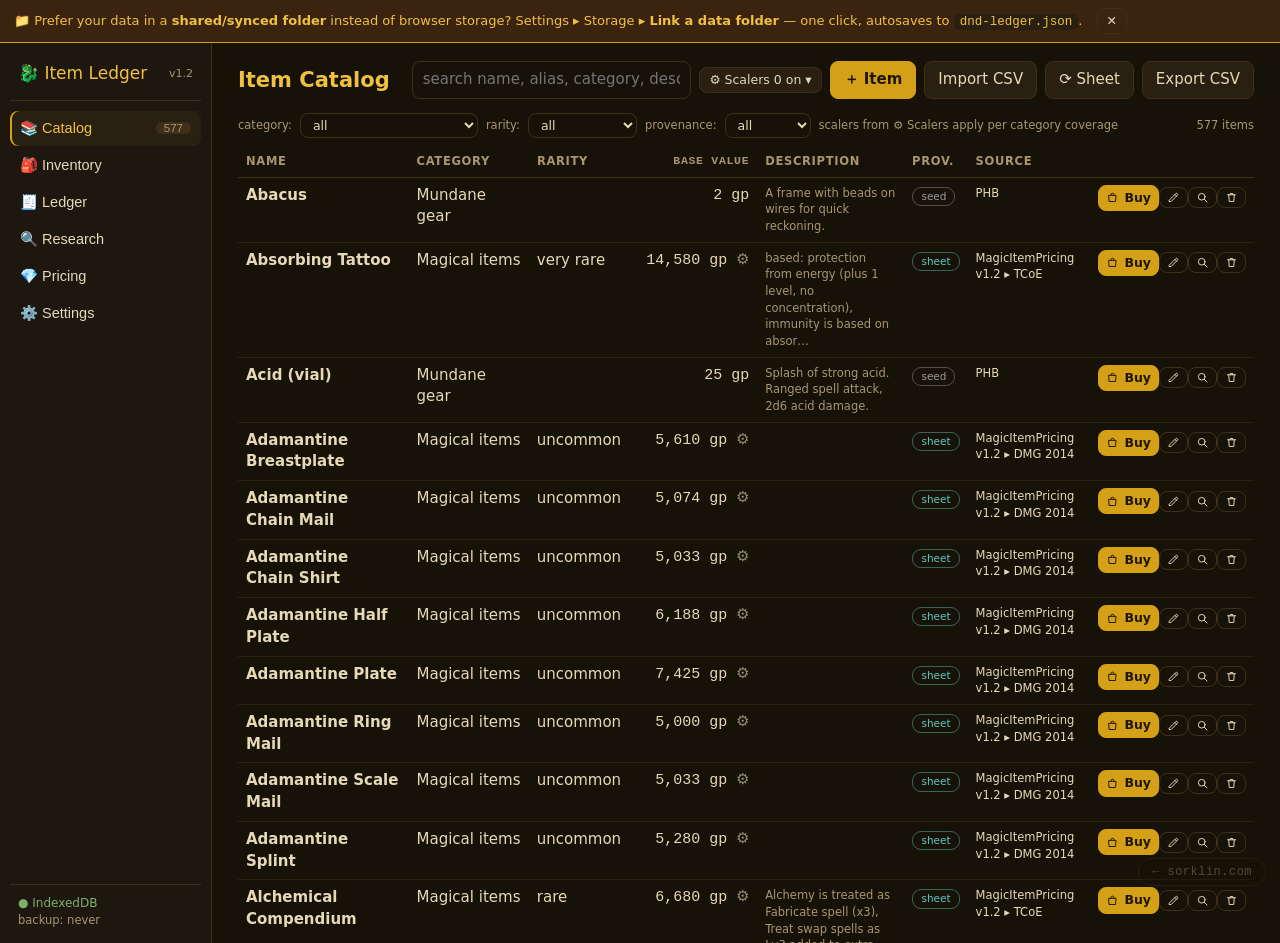
<file: projects/dnd-shop/index.html>
<!doctype html>
<html lang="en">
<head>
<meta charset="utf-8">
<meta name="viewport" content="width=device-width, initial-scale=1">
<title>D&amp;D Item Ledger</title>
<meta name="description" content="Offline-first D&D 5e item and treasure ledger: catalog values, multiplicative scalers, sale-price ledger. Single HTML file, hosted here.">
<link rel="icon" href="data:,">
<style>
:root{
  --bg:#171208; --bg2:#1d1710; --panel:#221a0e; --panel2:#2a2012; --line:#3d2f1a; --cell-line:#2b2113;
  --ink:#e6d9b8; --ink-dim:#a89670; --accent:#d4a017; --accent2:#f0c040;
  --ok:#7fb069; --bad:#cf6a6a; --info:#6fa8dc; --llm:#b085f5; --seed:#9c9c9c; --sheet:#5ec8c2;
  --btn-text:#221703; --accent-hover:#f0c040; --hl-bg:#57430f; --hl-ink:#e6d9b8; --warn-bg:#3a2410; --row-hover:#241b0e; --row-sel:#31250f;
  --drop-over:#2a200e; --danger-bg:#3a1717; --bad-line:#5a2a2a; --bad-ink:#f2c7c7; --scrim:rgba(0,0,0,.62);
  --radius:8px; --fs:15px; --font:system-ui,"Segoe UI",Roboto,sans-serif;
  --mono:ui-monospace,Consolas,"SF Mono",monospace;
  --bg-image:none;
}
*{box-sizing:border-box}
html,body{height:100%;margin:0}
body{background-color:var(--bg);background-image:var(--bg-image);background-position:center;background-size:cover;
  background-attachment:fixed;color:var(--ink);font-family:var(--font);font-size:var(--fs);line-height:1.45}
#banner-root:empty{display:none}
.warn-banner{background:var(--warn-bg);border-bottom:1px solid var(--accent);padding:8px 14px;color:var(--accent2);font-size:13px}
.warn-banner b{color:var(--accent2)}
.warn-banner button{margin-left:10px}
#app{display:grid;grid-template-columns:212px 1fr;height:100vh}
#sidebar{background:var(--bg2);border-right:1px solid var(--line);display:flex;flex-direction:column;padding:14px 10px}
.brand{font-size:17px;padding:4px 8px 14px;border-bottom:1px solid var(--line);color:var(--accent2)}
.brand .ver{float:right;font-size:11px;color:var(--ink-dim);padding-top:5px}
#nav{display:flex;flex-direction:column;gap:2px;padding-top:10px}
#nav button{display:block;width:100%;text-align:left;background:none;border:0;color:var(--ink);
  padding:9px 10px;border-radius:var(--radius);cursor:pointer;font-size:14.5px}
#nav button:hover{background:var(--panel2)}
#nav button.active{background:var(--panel2);color:var(--accent2);box-shadow:inset 2px 0 0 var(--accent)}
#nav .count{float:right;background:var(--line);border-radius:9px;padding:0 8px;font-size:11.5px;color:var(--ink-dim);margin-top:2px}
.side-foot{margin-top:auto;padding:10px 8px 0;border-top:1px solid var(--line);font-size:12px;color:var(--ink-dim)}
.dot-ok{color:var(--ok)} .dot-bad{color:var(--bad)}
main{overflow-y:auto;padding:18px 26px 60px}
.view{display:none} .view.active{display:block}
.toolbar{display:flex;gap:8px;align-items:center;flex-wrap:wrap;margin:0 0 14px}
.cwrap{position:relative;display:inline-flex;align-items:center;flex:1 1 auto;min-width:0}
.cwrap>input{width:100%;padding-right:28px}
.cwrap .clr{position:absolute;right:7px;top:50%;transform:translateY(-50%);border:0;background:transparent;color:var(--ink-dim);cursor:pointer;font-size:14px;padding:0 3px;display:none;line-height:1.4}
.cwrap>input:not(:placeholder-shown)~.clr{display:block}
.cwrap>input:not(:placeholder-shown)~.clr:hover{color:var(--ink)}
.toolbar h2{margin:0 14px 0 0;font-size:21px;color:var(--accent2);font-weight:600}
.toolbar .spacer{flex:1}
.grow{flex:1;min-width:180px}
input.inp,select.inp,textarea.inp{background:var(--bg);border:1px solid var(--line);color:var(--ink);
  border-radius:var(--radius);padding:7px 10px;font:inherit;outline:none}
input.inp:focus,select.inp:focus,textarea.inp:focus{border-color:var(--accent)}
textarea.inp{width:100%;min-height:74px;resize:vertical}
.inp.wide{width:100%}
.btn{background:var(--panel2);border:1px solid var(--line);color:var(--ink);border-radius:var(--radius);
  padding:7px 13px;cursor:pointer;font:inherit;white-space:nowrap}
.btn:hover{border-color:var(--accent);color:var(--accent2)}
.btn.primary{background:var(--accent);color:var(--btn-text);border-color:var(--accent);font-weight:600}
.btn.primary:hover{background:var(--accent-hover);color:var(--btn-text)}
.btn.ghost{background:none}
.btn.danger{color:var(--bad);border-color:var(--bad-line)}
.btn.danger:hover{background:var(--danger-bg);border-color:var(--bad);color:var(--bad)}
.btn.sm{padding:3px 9px;font-size:12.5px}
.btn .ico{display:block;width:14px;height:14px}
.btn.sm .ico{width:13px;height:13px}
.row-actions .btn{display:inline-flex;align-items:center;gap:5px}
.btn.sm:has(.ico){padding-inline:7px}
.btn:disabled{opacity:.45;cursor:not-allowed}
.tbl{width:100%;border-collapse:collapse;margin-top:6px}
.tbl th{text-align:left;font-size:11.5px;text-transform:uppercase;letter-spacing:.06em;color:var(--ink-dim);
  border-bottom:1px solid var(--line);padding:7px 8px;position:sticky;top:0;background:var(--bg)}
.tbl td{padding:7px 8px;border-bottom:1px solid var(--cell-line);vertical-align:top}
.tbl tr:hover td{background:var(--row-hover)}
.tbl tr.sel td{background:var(--row-sel)}
.tbl td.num,.tbl th.num{text-align:right;font-family:var(--mono);white-space:nowrap}
.click{cursor:pointer}
.badge{display:inline-block;font-size:10.5px;padding:1px 8px;border-radius:9px;border:1px solid var(--line);color:var(--ink-dim);text-transform:lowercase}
@supports (color:color-mix(in srgb,red,blue)){.badge{border-color:color-mix(in srgb,currentColor 45%,transparent)}}
.b-seed{color:var(--seed)}.b-manual{color:var(--ok)}
.b-csv{color:var(--info)}.b-sheet{color:var(--sheet)}
.b-llm{color:var(--llm)}.b-verified{color:var(--accent)}
.b-held{color:var(--ok)}.b-sold{color:var(--bad)}.b-lost{color:var(--ink-dim)}
.b-queued{color:var(--ink-dim)}.b-returned{color:var(--accent)}.b-applied{color:var(--ok)}
.b-failed{color:var(--bad)}
.flag{font-size:10.5px;color:var(--bad);border:1px dashed var(--bad);border-radius:8px;padding:0 6px;margin-left:4px}
.muted{color:var(--ink-dim)} .tiny{font-size:11.5px} .right{text-align:right}
.mono{font-family:var(--mono)}
.tag{display:inline-block;background:var(--panel2);border:1px solid var(--line);border-radius:9px;
  padding:0 8px;font-size:11.5px;color:var(--ink-dim);margin:0 3px 2px 0}
.grid2{display:grid;grid-template-columns:1fr 1fr;gap:14px}
.duo{display:grid;grid-template-columns:1fr 1fr;gap:14px;align-items:start}
@media (max-width:900px){.duo{grid-template-columns:1fr}}
.grid3{display:grid;grid-template-columns:1fr 1fr 1fr;gap:14px}
.card{background:var(--panel);border:1px solid var(--line);border-radius:var(--radius);padding:16px 18px;margin:12px 0}
.card h3{margin:0 0 10px;font-size:15px;color:var(--accent2);font-weight:600}
.field{margin-bottom:10px}
.field label{display:block;font-size:12px;color:var(--ink-dim);margin-bottom:3px}
.detail{position:sticky;bottom:0;z-index:6;background:var(--panel);border:1px solid var(--line);border-radius:8px;padding:10px 14px;margin-top:14px;box-shadow:0 -6px 16px rgba(0,0,0,.28)}
.dfgrid{display:grid;grid-template-columns:repeat(auto-fit,minmax(170px,1fr));gap:6px 18px;margin:6px 0}
.df .dk{font-size:10.5px;text-transform:uppercase;letter-spacing:.4px;color:var(--ink-dim)}
.df .dv{font-size:13.5px}
.calc-line{display:flex;justify-content:space-between;padding:4px 0;border-bottom:1px dotted var(--line);font-family:var(--mono);font-size:13.5px}
.calc-line.total{border-bottom:none;border-top:2px solid var(--accent);margin-top:6px;padding-top:8px;font-size:16px;color:var(--accent2)}
.dropzone{border:2px dashed var(--line);border-radius:var(--radius);padding:18px;text-align:center;color:var(--ink-dim)}
.combo{position:relative}
.combo-list{position:absolute;top:100%;left:0;right:0;z-index:40;background:var(--panel2);border:1px solid var(--line);border-radius:8px;max-height:230px;overflow:auto;box-shadow:0 8px 22px rgba(0,0,0,.5);display:none;margin-top:2px}
.combo-item{padding:6px 10px;cursor:pointer;border-bottom:1px solid var(--line)}
.combo-item:last-child{border-bottom:none}
.combo-item:hover,.combo-item.sel{background:var(--line)}
.chip{display:inline-flex;align-items:center;gap:5px;border:1px solid var(--line);border-radius:14px;padding:2px 10px;font-size:12.5px;margin:0 3px 0 0;cursor:pointer;user-select:none}
.chip.on{background:var(--line);border-color:var(--accent);color:var(--accent2)}
.ddwrap{position:relative}
.ddlist{position:absolute;top:calc(100% + 4px);left:0;z-index:60;background:var(--panel2);border:1px solid var(--line);border-radius:8px;min-width:340px;max-height:300px;overflow:auto;box-shadow:0 8px 22px rgba(0,0,0,.5)}
.chatlog{max-height:420px;overflow:auto;display:flex;flex-direction:column;gap:8px;padding:4px 2px}
.bubble{padding:8px 12px;border-radius:10px;white-space:pre-wrap;word-wrap:break-word;max-width:88%;font-size:14px}
.b-user{align-self:flex-end;background:var(--panel2);border:1px solid var(--line)}
.b-asst{align-self:flex-start;background:var(--bg2);border:1px solid var(--line)}
.b-asst.err{border-color:var(--bad);color:var(--bad)}
.dropzone.over{border-color:var(--accent);color:var(--accent2);background:var(--drop-over)}
.empty{padding:34px;text-align:center;color:var(--ink-dim)}
#modal-root:empty{display:none}
.modal-backdrop{position:fixed;inset:0;background:var(--scrim);display:flex;align-items:flex-start;justify-content:center;z-index:50;padding:6vh 14px 14px}
.modal{background:var(--panel);border:1px solid var(--line);border-radius:10px;width:560px;max-width:96vw;
  max-height:86vh;overflow-y:auto;box-shadow:0 18px 60px rgba(0,0,0,.6)}
.modal.wide{width:860px}
.modal-head{display:flex;justify-content:space-between;align-items:center;padding:13px 18px;border-bottom:1px solid var(--line)}
.modal-head h3{margin:0;font-size:16px;color:var(--accent2)}
.modal-body{padding:16px 18px}
.modal-foot{display:flex;gap:8px;justify-content:flex-end;padding:12px 18px;border-top:1px solid var(--line)}
.modal-x{background:none;border:0;color:var(--ink-dim);font-size:20px;cursor:pointer;line-height:1}
.modal-x:hover{color:var(--accent);background:none}
#toast-root{position:fixed;right:18px;bottom:18px;z-index:90;display:flex;flex-direction:column;gap:8px}
.toast{background:var(--panel2);border:1px solid var(--accent);border-radius:var(--radius);padding:9px 16px;
  color:var(--ink);box-shadow:0 6px 20px rgba(0,0,0,.5);font-size:13.5px;max-width:420px}
.toast.bad{border-color:var(--bad);color:var(--bad-ink)}
.toast.ok{border-color:var(--ok)}
fieldset.set{border:1px solid var(--line);border-radius:var(--radius);margin:0 0 14px;padding:12px 16px 16px}
fieldset.set legend{color:var(--accent2);font-size:13px;padding:0 8px;font-weight:600}
.row-actions{white-space:nowrap}
/* theme editor + gallery */
input[type=color].sw{width:36px;height:26px;padding:0;border:1px solid var(--line);border-radius:calc(var(--radius) - 3px);background:var(--bg);cursor:pointer;vertical-align:middle}
input[type=color].sw::-webkit-color-swatch-wrapper{padding:2px}
input[type=color].sw::-webkit-color-swatch{border:0;border-radius:3px}
.th-grid{display:grid;grid-template-columns:repeat(auto-fill,minmax(240px,1fr));gap:10px;margin:2px 0 12px}
.th-card{text-align:left;background:var(--panel2);border:1px solid var(--line);border-radius:var(--radius);padding:10px 12px;cursor:pointer}
.th-card:hover{border-color:var(--accent)}
.th-card.on{border-color:var(--accent);box-shadow:inset 0 0 0 1px var(--accent)}
.th-pick{display:block;width:100%;text-align:left;background:none;border:0;padding:0;color:inherit;font:inherit;cursor:pointer}
.th-pick:focus-visible{outline:2px solid var(--accent);outline-offset:2px;border-radius:4px}
.th-card .nm{display:block;font-weight:600;color:var(--accent2);margin-bottom:6px;font-size:13.5px}
.th-sw{display:flex;height:16px;border-radius:4px;overflow:hidden;border:1px solid var(--line)}
.th-sw i{flex:1}
.th-acts{display:flex;gap:4px;margin-top:8px;flex-wrap:wrap}
.th-acts .btn{padding:2px 7px;font-size:11.5px}
.th-row{display:flex;align-items:center;gap:8px;padding:4px 0;border-bottom:1px dotted var(--line)}
.th-row .lbl{flex:1;min-width:120px;font-size:13px}
.th-row .lbl small{display:block;color:var(--ink-dim);font-size:11px;line-height:1.3}
.th-row input.hx{width:150px;font-family:var(--mono);font-size:12px;text-transform:uppercase}
.th-row .ct{width:46px;text-align:right;font-size:11px;white-space:nowrap}
.th-legend{margin:12px 0 2px;font-size:11px;text-transform:uppercase;letter-spacing:.06em;color:var(--ink-dim);border-bottom:1px solid var(--line);padding-bottom:3px}
.kv{display:grid;grid-template-columns:170px 1fr;gap:4px 12px;font-size:13.5px}
.kv .k{color:var(--ink-dim)}
.hl{background:var(--hl-bg);color:var(--hl-ink);border-radius:3px;padding:0 2px}
.pass{color:var(--ok)} .fail{color:var(--bad)}
code.k{background:var(--panel2);padding:1px 6px;border-radius:5px;font-size:12.5px}
a{color:var(--accent2)}
@media (max-width:900px){#app{grid-template-columns:56px 1fr}#nav button span.t{display:none}.brand{font-size:13px}}
</style>
</head>
<body>
<div id="banner-root"></div>
<div id="app">
  <aside id="sidebar">
    <div class="brand">🐉 Item Ledger<span class="ver">v1.2</span></div>
    <nav id="nav">
      <button data-act="nav" data-view="catalog">📚 <span class="t">Catalog</span><span class="count" id="cnt-items"></span></button>
      <button data-act="nav" data-view="inventory">🎒 <span class="t">Inventory</span><span class="count" id="cnt-held"></span></button>
      <button data-act="nav" data-view="ledger">🧾 <span class="t">Ledger</span><span class="count" id="cnt-sales"></span></button>
      <button data-act="nav" data-view="research">🔍 <span class="t">Research</span><span class="count" id="cnt-research"></span></button>
      <button data-act="nav" data-view="pricing">💎 <span class="t">Pricing</span></button>
      <button data-act="nav" data-view="settings">⚙️ <span class="t">Settings</span></button>
    </nav>
    <div class="side-foot">
      <div id="db-status">● storage</div>
      <div id="last-export" class="tiny"></div>
    </div>
  </aside>
  <main id="main">
    <section class="view" id="view-catalog"><div id="catalog-content"></div></section>
    <section class="view" id="view-inventory"><div id="inventory-content"></div></section>
    <section class="view" id="view-ledger"><div id="ledger-content"></div></section>
    <section class="view" id="view-research"><div id="research-content"></div></section>
    <section class="view" id="view-pricing"><div id="pricing-content"></div></section>
    <section class="view" id="view-settings"><div id="settings-content"></div></section>
  </main>
</div>
<div id="modal-root"></div>
<div id="toast-root"></div>
<script>
'use strict';
/* ============================ CORE: constants & state ============================ */
const DBNAME='dnd-ledger', DBVER=1;
const DATA_STORES=['items','inventory','sales','modifiers','research'];
const CAT_DEFAULTS=[
  {id:'mundane',label:'Mundane gear',salePct:null},
  {id:'consumable',label:'Potions / consumables',salePct:null},
  {id:'magical',label:'Magical items',salePct:null},
  {id:'gem-jewelry',label:'Gems & jewelry',salePct:null},
  {id:'trade-goods',label:'Art & trade goods',salePct:null}
];
const RARITIES=['','common','uncommon','rare','very rare','legendary','artifact'];
const PROVS=['seed','manual','csv','sheet','llm','verified'];
const APP={
  view:'catalog', items:[], inventory:[], sales:[], mods:[], research:[],
  settings:null, degraded:false, catalogQuery:'', invQuery:'', ledgerQuery:'',
  detailItemId:null, writeCount:0, exportedThisSession:false, seedVersion:0
};

/* ============================ CORE: utils ============================ */
function esc(s){return String(s==null?'':s).replace(/[&<>"']/g,c=>({'&':'&amp;','<':'&lt;','>':'&gt;','"':'&quot;',"'":'&#39;'}[c]));}
function uid(){ if(crypto&&crypto.randomUUID) return crypto.randomUUID();
  return 'id-'+Date.now().toString(36)+'-'+Math.random().toString(36).slice(2,10); }
function nowISO(){ return new Date().toISOString(); }
function norm(s){ return String(s||'').toLowerCase().normalize('NFKD').replace(/[^a-z0-9]+/g,' ').trim(); }
function debounce(fn,ms){let t;return function(){clearTimeout(t);const a=arguments;t=setTimeout(()=>fn.apply(null,a),ms||150);};}
function qs(id){return document.getElementById(id);}
function fmtDate(iso){ if(!iso) return ''; const d=new Date(iso); return isNaN(d)?'':d.toLocaleDateString(); }
function fmtDateTime(ts){ if(!ts) return 'never'; return new Date(ts).toLocaleString(); }
function fmtClock(ts){ if(!ts) return '…'; return new Date(ts).toLocaleTimeString(); }
function deepClone(o){ return JSON.parse(JSON.stringify(o)); }

/* ============================ CORE: money ============================ */
const COIN_RATES={cp:0.01, sp:0.1, ep:0.5, gp:1, pp:10};
/* Parse free-text money to gp float. "550", "550 gp", "55 gp 5 sp", "2 pp", "1,250 gp", "45 sp" */
function parseMoney(text){
  if(text==null) return null;
  if(typeof text==='number') return isFinite(text)?text:null;
  let t=String(text).toLowerCase().replace(/\s+/g,' ').trim();
  if(!t) return null;
  t=t.replace(/(\d),(?=\d{3}(\D|$))/g,'$1'); // strip thousands-separator commas
  const rx=/(?:−|-)?\s*(\d+(?:\.\d+)?)\s*(pp|gp|ep|sp|cp)?/g;
  let m, total=0, any=false;
  while((m=rx.exec(t))){
    const num=parseFloat(m[1]);
    if(!isFinite(num)) continue;
    total += num*(m[2]?COIN_RATES[m[2]]:1); // no unit = gp
    any=true;
  }
  if(!any) return null;
  return Math.round(total*10000)/10000;
}
function fmtGp(v){
  if(v==null||isNaN(v)) return '—';
  const disp=APP.settings&&APP.settings.currency.display;
  if(disp==='coins') return fmtCoins(v);
  if(disp==='coins-simple') return fmtCoins(v,true);
  const dec=(APP.settings&&APP.settings.currency.decimals!=null)?APP.settings.currency.decimals:-1;
  let n=Number(v);
  const neg=n<0; n=Math.abs(n);
  let out;
  if(dec===0){ out=Math.round(n).toLocaleString('en-US'); }
  else if(dec<0){ out=Number(n.toFixed(2)).toLocaleString('en-US',{maximumFractionDigits:2}); } // auto: show fractions (0.1 gp)
  else { out=Number(n.toFixed(dec)).toLocaleString('en-US',{maximumFractionDigits:dec}); }
  return (neg?'-':'')+out+' gp';
}
function fmtCoins(v,noPP){ /* coin breakdown, non-zero denominations only: "3 pp", "6 gp 2 sp 6 cp"; noPP skips platinum */
  if(v==null||isNaN(v)) return '—';
  const neg=v<0;
  let cp=Math.round(Math.abs(v)*100);
  if(cp===0) return '0 gp';
  let pp=0,g,s;
  if(!noPP){ pp=Math.floor(cp/1000); cp-=pp*1000; }
  g=Math.floor(cp/100); cp-=g*100;
  s=Math.floor(cp/10); cp-=s*10;
  const parts=[];
  if(pp)parts.push(pp.toLocaleString('en-US')+' pp');
  if(g)parts.push(g.toLocaleString('en-US')+' gp');
  if(s)parts.push(s+' sp');
  if(cp)parts.push(cp+' cp');
  return (neg?'-':'')+parts.join(' ');
}

/* ============================ CORE: pricing math ============================ */
function roundGp(v,mode){ // rounds to currency.roundUnit (0.01/0.1/1/10 gp) unless currency.roundOn===false
  if(v==null||isNaN(v)) return v;
  const c=(APP.settings&&APP.settings.currency)||{};
  if(c.roundOn===false) return Math.round(v*10000)/10000;
  const u=(c.roundUnit!=null&&isFinite(c.roundUnit))?Number(c.roundUnit):1;
  const m=mode||c.roundMode||'near';
  const q=v/u;
  const r=m==='up'?Math.ceil(q-1e-9):m==='down'?Math.floor(q+1e-9):Math.round(q);
  return Math.round(r*u*10000)/10000;
}
function computeSale(baseGp, modPcts, salePct, opts){
  // modPcts: array of percent multipliers e.g. [120, 90]; salePct: e.g. 50 or null
  let running=Number(baseGp); const steps=[{label:'Base', gp:running}];
  for(const p of (modPcts||[])){
    running = running * (Number(p)/100);
    steps.push({label:p+'%', gp:running});
  }
  steps.push({label:'Adjusted buy', gp:running, key:'adjusted'});
  let finalGp=null;
  if(salePct!=null && salePct!==''){ finalGp = running*(Number(salePct)/100); steps.push({label:salePct+'% of adjusted', gp:finalGp, key:'final'}); }
  return {steps, adjustedGp:running, finalGp};
}

/* ============================ CORE: magic item pricing model ============================
 * Faithful reproduction of the "MagicItemPricing v1.2" (Dump Stat Adventures) sheet, whose formula
 * structure was extracted cell-by-cell and validated to reproduce every seeded sheet price exactly.
 * Column letters (F..AH) are the sheet's input columns; the factor ids mirror the sheet's derived
 * cost columns (AI..BB). Cost = ROUNDUP( Σ factors × rarityTax × (attunement≠Yes ? attuneScaler : 1), 0 ).
 * item.pricing = {att:'Yes'|'No', in:{colLetter:value,…}, ref:goldCost (seeded rows only)}
 */
function DEFAULT_PRICING(){ return {
  version:1,
  rarityTax:{common:1, uncommon:1.5, rare:2, 'very rare':3, legendary:5}, /* artifact: none on the sheet — add one if you use it */
  attuneScaler:1.1, spellBase:30, chargeBase:4, chargeMax:10,
  weaponBase:500, armorBase:900, saveBase:900, scoreModifier:630,
  hpRestore:7.14, dmgNoSave:3.57, dmgSaveFactor:0.75,
  materials:{Adamantine:3000, Mithral:1000},
  permSpecific:10, permNonSpecific:20,
  bonusLadder:[1,3,6],
  conditions:{Blinded:270, Charmed:450, Deafened:270, Exhaustion:900, Frightened:90, Grappled:30,
              Incapacitated:90, Invisible:90, Paralyzed:1260, Petrified:3240, Poisoned:450, Prone:30,
              Restrained:90, Stunned:450, Unconscious:2520}
};}
/* metadata only (for the Pricing tab + item editor); the engine below is the source of truth */
const PRICING_FACTORS=[
  {id:'MatCost',      cols:['F','G'],        label:'Materials & armor base',        formula:'armor cost + rare-material surcharge (Adamantine +3000 / Mithral +1000)'},
  {id:'ACCost',       cols:['H','F'],        label:'AC bonus',                      formula:'armor base again + AC scalar × bonus ladder (900 × 1/3/6)'},
  {id:'SaveCost',     cols:['I'],            label:'Saving throw bonus',            formula:'save scalar × bonus ladder (900 × 1/3/6)'},
  {id:'SetScoreCost', cols:['J'],            label:'Ability score set',             formula:'ROUNDUP(630 × modifier×(modifier+1)/2, to tens)'},
  {id:'BonusScoreCost',cols:['K'],           label:'+2 to a score',                 formula:'ROUNDUP(630, to tens) when Y'},
  {id:'WeaponCost',   cols:['L'],            label:'Weapon / spell-attack bonus',   formula:'500 × bonus ladder (1/3/6)'},
  {id:'ConsumSpellCost',cols:['M'],          label:'Spell effect (1st)',            formula:'30 × (lvl+1)(lvl+2)/2 — cantrip = 0'},
  {id:'PermChargesCost',cols:['N','O'],      label:'Recurring charges (1st)',       formula:'spell × (unlimited?10 : min(4+charges/day−1,10)) − one free use'},
  {id:'ChargesDestroyed',cols:['P'],         label:'Charges until destroyed',       formula:'(count−1) × spell cost of the 1st effect'},
  {id:'SpellShareCost',cols:['Q'],           label:'Shared-charges spell list',     formula:'sum of spell levels × 30'},
  {id:'ConditionCost',cols:['R'],            label:'Condition (1 min, save)',       formula:'condition table (30…3240 gp)'},
  {id:'ConsDMGCost',  cols:['S','T'],        label:'Consumable damage',             formula:'ROUNDUP(avg dmg × (save? 2.68 : 3.57))'},
  {id:'SmPrDMGCost',  cols:['U','V','W'],    label:'Semi-permanent damage',         formula:'avg dmg × (save? 2.68 : 3.57) × (4 + minutes)'},
  {id:'PerDMGCost',   cols:['X','Y','Z'],    label:'Permanent damage',              formula:'avg dmg × (save? 2.68 : 3.57) × (specific? 10 : 20)'},
  {id:'HPRestoreCost',cols:['AA'],           label:'Hit points restored',           formula:'average HP × 7.14'},
  {id:'MiscCost',     cols:['AB'],           label:'Miscellaneous',                 formula:'flat gp, as typed'},
  {id:'ConsumSpellCost2',cols:['AC'],        label:'Spell effect (2nd)',            formula:'same spell ladder as the 1st'},
  {id:'PermChargesCost2',cols:['AD','AE'],   label:'Recurring charges (2nd)',       formula:'same charge math on the 2nd spell'},
  {id:'ConsumSpellCost3',cols:['AF'],        label:'Spell effect (3rd)',            formula:'same spell ladder as the 1st'},
  {id:'PermChargesCost3',cols:['AG','AH'],   label:'Recurring charges (3rd)',       formula:'same charge math on the 3rd spell'}
];
function sheetRoundUp(x,n){ const u=Math.pow(10,n||0); return Math.ceil(Number((x/u).toPrecision(12))-1e-9)*u; }
function pricingDmgSave(P){ return Math.round((P.dmgNoSave*P.dmgSaveFactor+Number.EPSILON)*100)/100; } /* sheet D4 = ROUND(D3*0.75, 2) */
function pricingSpellCost(P,L){ return P.spellBase*(L+1)*(L+2)/2; }
function pricingChargeMult(P,o){ return Math.max(1,Math.min(P.chargeBase+(((o==null||isNaN(Number(o)))?0:Number(o))-1),P.chargeMax)); }
function pricingBonusMult(P,b){ const i=Math.trunc(Number(b))-1; return (Number(b)===i+1&&i>=0&&i<P.bonusLadder.length)?P.bonusLadder[i]:null; }
function pricingBreakdown(item,P){
  P=P||(APP.settings&&APP.settings.pricing)||DEFAULT_PRICING();
  const v=(item.pricing&&item.pricing.in)||{};
  const has=c=>v[c]!==undefined&&v[c]!==null&&v[c]!=='';
  const num=c=>has(c)?Number(v[c]):null;
  const isY=c=>String(v[c]).trim().toUpperCase()==='Y';
  const lines=[],errors=[];
  const add=(id,gp,bad)=>{ lines.push({id,gp:(typeof gp==='number'&&isFinite(gp))?gp:null,bad:!!bad}); };
  const lookupCI=(tab,key)=>{ let x=tab[String(key)]; if(x!==undefined)return x;
    const k=norm(String(key)); for(const kk in tab) if(norm(kk)===k) return tab[kk]; return undefined; };
  const bonusCost=(id,base,b,label)=>{ if(!has(b))return false;
    const m=pricingBonusMult(P,num(b));
    add(id,m===null?0:base*m,m===null); if(m===null)errors.push(label+' bonus must be 1, 2 or 3'); return true; };
  const chargeCost=(id,lvlC,unlC,dayC,lbl)=>{ if(!has(unlC))return;
    if(!has(lvlC)){ add(id,0,true); errors.push(lbl+': charges set without a spell level'); return; }
    const sc=pricingSpellCost(P,num(lvlC));
    let mult; if(isY(unlC)) mult=P.chargeMax;
    else if(String(v[unlC]).trim().toUpperCase()==='N') mult=pricingChargeMult(P,num(dayC));
    else return;
    add(id,sc*(mult-1),false); };
  /* AI MatCost */
  if(has('F')){ let mat=0,bad=false;
    if(has('G')){ const mv=lookupCI(P.materials,v.G); if(mv==null){bad=true;errors.push('Unknown rare material: '+v.G);} else mat=mv; }
    add('MatCost',(num('F')||0)+mat,bad); }
  /* AJ ACCost — the sheet intentionally counts the armor base again here */
  if(has('H')){ const m=pricingBonusMult(P,num('H')); add('ACCost',(m===null?0:(num('F')||0))+P.armorBase*m,m===null);
    if(m===null)errors.push('AC bonus must be 1, 2 or 3'); }
  /* AK SaveCost */ bonusCost('SaveCost',P.saveBase,'I','Saving throw');
  /* AL SetScoreCost */ if(has('J')){ const s=num('J'); add('SetScoreCost',sheetRoundUp(P.scoreModifier*(s*(s+1)/2),-1),false); }
  /* AM BonusScoreCost */ if(has('K')&&isY('K')) add('BonusScoreCost',sheetRoundUp(P.scoreModifier,-1),false);
  /* AN WeaponCost */ bonusCost('WeaponCost',P.weaponBase,'L','Weapon');
  /* AO ConsumSpellCost */ const spell1=has('M')?pricingSpellCost(P,num('M')):null;
  if(spell1!==null) add('ConsumSpellCost',spell1,false);
  /* AP PermChargesCost */ chargeCost('PermChargesCost','M','N','O','Charges');
  /* AQ ChargesDestroyed */ if(has('P')&&spell1!==null) add('ChargesDestroyed',num('P')*spell1-spell1,false);
  /* AR SpellShareCost */ if(has('Q')) add('SpellShareCost',num('Q')*P.spellBase,false);
  /* AS ConditionCost */ if(has('R')){ const cv=lookupCI(P.conditions,v.R);
    add('ConditionCost',cv==null?0:cv,cv==null); if(cv==null)errors.push('Unknown condition: '+v.R); }
  /* AT ConsDMGCost */ if(has('S')&&has('T')){ const s=String(v.T).trim().toUpperCase();
    if(s==='Y'||s==='N') add('ConsDMGCost',sheetRoundUp(num('S')*(s==='Y'?pricingDmgSave(P):P.dmgNoSave),0),false); }
  /* AU SmPrDMGCost */ if(has('U')){ const sc=isY('V')?pricingDmgSave(P):P.dmgNoSave;
    add('SmPrDMGCost',sc*num('U')*(P.chargeBase+(num('W')||0)),false); }
  /* AV PerDMGCost */ if(has('X')){ const sc=isY('Y')?pricingDmgSave(P):P.dmgNoSave;
    add('PerDMGCost',sc*num('X')*(isY('Z')?P.permSpecific:P.permNonSpecific),false); }
  /* AW AVGHPCost */ if(has('AA')) add('HPRestoreCost',num('AA')*P.hpRestore,false);
  /* AX MiscCost */ if(has('AB')) add('MiscCost',num('AB'),false);
  /* AY/AZ second spell */ const spell2=has('AC')?pricingSpellCost(P,num('AC')):null;
  if(spell2!==null) add('ConsumSpellCost2',spell2,false);
  chargeCost('PermChargesCost2','AC','AD','AE','Charges (2nd spell)');
  /* BA/BB third spell */ const spell3=has('AF')?pricingSpellCost(P,num('AF')):null;
  if(spell3!==null) add('ConsumSpellCost3',spell3,false);
  chargeCost('PermChargesCost3','AF','AG','AH','Charges (3rd spell)');
  const total=lines.reduce((a,l)=>a+(l.gp||0),0);
  const tax=lookupCI(P.rarityTax,item.rarity||'');
  if(tax==null) errors.push('No rarity tax for "'+(item.rarity||'(blank)')+'"');
  const attMult=String((item.pricing&&item.pricing.att)||'').trim().toLowerCase()==='yes'?1:P.attuneScaler;
  const cost=(tax==null||errors.length)?null:sheetRoundUp(total*tax*attMult,0);
  return {lines,total,tax:tax===undefined?null:tax,attMult,cost,errors};
}
function pricingCost(item,P){ return pricingBreakdown(item,P).cost; }
/* Price shown for a catalog row: formula result when the item is priced by factor, else saved value */
function displayPrice(it){
  if(it.pricing){ const c=pricingCost(it); if(c!=null) return c; }
  return it.baseValueGp;
}
function catalogPriceCell(it,quoting){
  const base=displayPrice(it);
  if(quoting){
    const q=quotedValue(it);
    return (q!=null&&q!==base)
      ?'<b>'+fmtGp(q)+'</b> <span class="tiny muted" style="text-decoration:line-through">'+fmtGp(base)+'</span>'+pricingLabel(it)
      :fmtGp(base)+pricingLabel(it);
  }
  if(it.pricing&&base!=null&&it.baseValueGp!=null&&base!==it.baseValueGp)
    return '<b>'+fmtGp(base)+'</b> <span class="tiny muted" style="text-decoration:line-through" title="saved value — saving the item syncs it to the formula">'+fmtGp(it.baseValueGp)+'</span>'+pricingLabel(it);
  return fmtGp(base)+pricingLabel(it);
}
function pricingDetailHtml(it){
  const b=pricingBreakdown(it);
  const lab={}; for(const f of PRICING_FACTORS) lab[f.id]=f.label;
  let h='<div class="df"><div class="dk">Price by formula</div><div class="dv"><table class="tbl" style="max-width:520px">';
  for(const l of b.lines) if(l.gp!=null&&l.gp!==0)
    h+='<tr><td>'+esc(lab[l.id]||l.id)+'</td><td class="num">'+fmtGp(l.gp)+(l.bad?' <span class="fail">⚠</span>':'')+'</td></tr>';
  h+='<tr><td class="muted">Σ factors</td><td class="num">'+fmtGp(b.total)+'</td></tr>'
    +'<tr><td class="muted">× rarity tax</td><td class="num">'+(b.tax==null?'<span class="fail">missing</span>':b.tax)+'</td></tr>'
    +'<tr><td class="muted">× attunement</td><td class="num">'+b.attMult+'</td></tr>'
    +'<tr><td><b>= cost</b></td><td class="num"><b>'+(b.cost==null?'—':fmtGp(b.cost))+'</b></td></tr></table>'
    +(b.errors.length?'<p class="tiny fail">'+esc(b.errors.join('; '))+'</p>':'')
    +'</div></div>';
  return h;
}
function pricingLabel(it){ /* '⚙ 1,485' badge html for rows/detail */
  if(!it.pricing) return '';
  const b=pricingBreakdown(it);
  if(b.errors.length) return ' <span title="'+esc(b.errors.join('; '))+'" style="cursor:help">⚠</span>';
  return ' <span title="priced by formula" style="cursor:help;opacity:.6">⚙</span>';
}

function parseCSV(text){
  const t=String(text).replace(/\r\n?/g,'\n');
  if(!t.trim()) return {headers:[],rows:[]};
  const firstLine=t.slice(0, t.indexOf('\n')>-1?t.indexOf('\n'):t.length);
  let delim=',';
  const counts={',':(firstLine.match(/,/g)||[]).length, ';':(firstLine.match(/;/g)||[]).length, '\t':(firstLine.match(/\t/g)||[]).length};
  delim=Object.keys(counts).sort((a,b)=>counts[b]-counts[a])[0]||',';
  if(counts[delim]===0) delim=',';
  const rows=[]; let row=[], field='', inQ=false;
  for(let i=0;i<t.length;i++){
    const c=t[i];
    if(inQ){
      if(c==='"'){ if(t[i+1]==='"'){field+='"';i++;} else inQ=false; }
      else field+=c;
    } else {
      if(c==='"') inQ=true;
      else if(c===delim){ row.push(field); field=''; }
      else if(c==='\n'){ row.push(field); rows.push(row); row=[]; field=''; }
      else field+=c;
    }
  }
  if(field!==''||row.length){ row.push(field); rows.push(row); }
  const clean=rows.filter(r=>r.some(x=>String(x).trim()!==''));
  if(!clean.length) return {headers:[],rows:[]};
  const headers=clean[0].map(x=>String(x).trim());
  const out=clean.slice(1).map(r=>{ const o={}; headers.forEach((hh,i)=>o[hh]=(r[i]!=null?String(r[i]):'')); return o; });
  return {headers, rows:out};
}
function guessCsvMap(headers){
  const map={name:'',value:'',description:'',rarity:'',source:'',category:'',weight:'',notes:''};
  const want={
    name:/^(name|item|item name|thing)$/i, value:/^(value|cost|price|base value|worth|buy price|gp)$/i,
    description:/^(desc|description|details|text)$/i, rarity:/^(rarity|r)$/i,
    source:/^(source|src|book|ref|reference|page)$/i, category:/^(category|cat|type|kind)$/i,
    weight:/^weight$/i, notes:/^(notes?|comments?|comments)$/i
  };
  for(const h of headers){
    for(const k in want){ if(!map[k]&&want[k].test(h)){ map[k]=h; break; } }
  }
  // fallback fuzzy pass
  for(const k in want){ if(!map[k]){ const hit=headers.find(h=>want[k].test(h)||h.toLowerCase().includes(k==='value'?'value':k==='name'?'name':k)); if(hit&&Object.values(map).indexOf(hit)<0) map[k]=hit; } }
  return map;
}
function guessCategory(text){
  const t=norm(text);
  if(/potion|oil|vial|elixer|elixir|scroll|charge|consum/.test(t)) return 'consumable';
  if(/gem|gemstone|diamond|ruby|emerald|sapphire|pearl|amethyst|agate|quartz|citrine|opal|tourmaline|jade|topaz|garnet|stone, precious|stone, semi/.test(t)) return 'gem-jewelry';
  if(/painting|tapestry|sculpture|chalice|vase|ivory|silk|spice|salt|grain|wine|art|statue|jewel|necklace|ring|bracelet|crown|ornament|inlay/.test(t)&&!/magical|spell|wondrous|wanding/.test(t)) return 'trade-goods';
  if(/potion|scroll of|wand of|ring of|cloak of|boots of|sword of|staff of|amulet of|bag of|rod of|orb of|robe of|circlet|driftglobe|figurine|deck of|ioun/.test(t)) return 'magical';
  if(/\bof\s[a-z]/.test(t)) return 'magical'; // "X of Y" is a strong 5e magic-item signal
  if(/dust|powder|reagent|component|incense|resin|moss|metal, (gold|silver|platinum|copper)|electrum|silver, (raw|ore)|gold, (raw|ore)/.test(t)) return 'trade-goods';
  return 'mundane';
}
function guessRarity(text){
  const t=norm(text);
  for(const r of ['artifact','legendary','very rare','rare','uncommon','common']) if(t.includes(r)) return r;
  return '';
}
function toCsv(rows, headers){
  const escCell=v=>{ v=(v==null?'':String(v)); return /[",;\t\n]/.test(v)?'"'+v.replace(/"/g,'""')+'"':v; };
  return headers.map(h=>escCell(h)).join(',')+'\n'+
    rows.map(r=>headers.map(h=>escCell(r[h])).join(',')).join('\n');
}
function download(filename, text, mime){
  const a=document.createElement('a');
  a.href=URL.createObjectURL(new Blob([text],{type:mime||'application/json'}));
  a.download=filename; document.body.appendChild(a); a.click();
  setTimeout(()=>{URL.revokeObjectURL(a.href);a.remove();},400);
  markExport();
}

/* ============================ CORE: storage (router: folder-file | IndexedDB | memory) ============================ */
/* FS2 = File System Access folder mode. When APP.dataMode==='file', the JSON file in the linked
   folder IS the database; IndexedDB only keeps the folder pointer. Auto-saves (debounced) on every change. */
const FS2={
  FILE:'dnd-ledger.json',
  dir:null, pendingHandle:null, data:null, dirty:false, timer:0, lastSaved:0, saveErr:'',
  supported(){ return typeof window.showDirectoryPicker==='function'; },
  emptyData(){ return {items:[],inventory:[],sales:[],modifiers:[],research:[],settings:null,savedDay:''}; },
  touch(){ FS2.dirty=true; clearTimeout(FS2.timer); FS2.timer=setTimeout(()=>FS2.save(),600); },
  async writeFile(name,txt){ const fh=await FS2.dir.getFileHandle(name,{create:true}); const w=await fh.createWritable(); await w.write(txt); await w.close(); },
  async readFile(name){ try{ const fh=await FS2.dir.getFileHandle(name||FS2.FILE); const f=await fh.getFile(); return JSON.parse(await f.text()); }catch(e){ return null; } },
  async save(){
    if(!FS2.dir||APP.dataMode!=='file') return;
    if(!FS2.data) FS2.data=FS2.emptyData();
    if(FS2.data.settings==null) FS2.data.settings=APP.settings;
    const payload={app:'dnd-item-ledger',version:2,savedAt:nowISO(),savedDay:nowISO().slice(0,10),data:FS2.data};
    try{
      const prevDay=FS2.data.savedDay;
      await FS2.writeFile(FS2.FILE,JSON.stringify(payload));
      if(prevDay&&prevDay!==payload.savedDay){ /* daily rolling backup of the *previous* day's state */
        try{ const bd=await FS2.dir.getDirectoryHandle('backups',{create:true});
          const bh=await bd.getFileHandle('ledger-'+prevDay+'.json',{create:true});
          const bw=await bh.createWritable(); await bw.write(JSON.stringify({app:'dnd-item-ledger',version:2,savedAt:prevDay+'T23:59:00.000Z',data:FS2.data})); await bw.close();
        }catch(e){}
      }
      FS2.data.savedDay=payload.savedDay;
      FS2.dirty=false; FS2.lastSaved=Date.now(); FS2.saveErr=''; dismissBanner('fs-save');
    }catch(e){
      FS2.saveErr=String(e.message||e);
      banner('fs-save','⚠ Autosave to the data folder failed (<code class="k">'+esc(FS2.saveErr)+'</code>). Changes are safe in this tab — Settings ▸ Storage ▸ <b>Reconnect / switch folder</b>, or use Export as a stopgap.');
    }
    updateCounts();
  },
  load(payload){
    FS2.data=FS2.emptyData();
    const d=payload.data||{};
    for(const s of DATA_STORES) if(Array.isArray(d[s])) FS2.data[s]=d[s];
    FS2.data.savedDay=payload.savedDay||(payload.savedAt||'').slice(0,10);
    APP.settings=mergeSettings(d.settings); FS2.data.settings=APP.settings;
  },
  async gatherLocal(){
    FS2.data=FS2.emptyData();
    if(APP.dataMode==='file'){ await refreshAll();
      FS2.data.items=deepClone(APP.items); FS2.data.inventory=deepClone(APP.inventory); FS2.data.sales=deepClone(APP.sales);
      FS2.data.modifiers=deepClone(APP.mods); FS2.data.research=deepClone(APP.research); FS2.data.settings=APP.settings;
    } else { for(const s of DATA_STORES) FS2.data[s]=await DB._idbAll(s); FS2.data.settings=APP.settings; }
  },
  async resumeOrPrompt(){
    let m=null; try{ m=await DB._idbGet('meta','dirHandle'); }catch(e){}
    if(!(m&&m.value&&FS2.supported())) return false;
    FS2.pendingHandle=m.value;
    try{
      const p=await m.value.queryPermission({mode:'readwrite'});
      if(p==='granted'){ FS2.dir=m.value; FS2.pendingHandle=null; const ld=await FS2.readFile();
        if(ld&&ld.data){ FS2.load(ld); } else { await FS2.gatherLocal(); await FS2.save(); }
        APP.dataMode='file'; return true; }
      banner('relink','💾 Linked data folder <b>'+esc(m.value.name||'')+'</b> needs a one-click reconnect: <b>Settings ▸ Storage ▸ Reconnect folder</b>. Until then this tab uses browser storage and leaves the folder file untouched.');
    }catch(e){ FS2.pendingHandle=null; }
    return false;
  },
  async copyToIdb(){ for(const s of DATA_STORES){ await DB._idbClear(s); await DB._idbBulk(s,(FS2.data[s]||[])); } await DB._idbPut('meta',{key:'settings',value:APP.settings}); }
};
async function storageLink(){
  if(!FS2.supported()){ toast('This browser cannot link folders (use Chrome/Edge) — use Export/Import to move data','bad'); return; }
  try{
    const h=FS2.pendingHandle||await window.showDirectoryPicker({mode:'readwrite'});
    let p='prompt'; try{ p=await h.queryPermission({mode:'readwrite'}); }catch(e){}
    if(p!=='granted') p=await h.requestPermission({mode:'readwrite'});
    if(p!=='granted') throw new Error('permission denied');
    FS2.dir=h; FS2.pendingHandle=null;
    const ld=await FS2.readFile();
    const fileRows=ld&&ld.data?DATA_STORES.reduce((n,s)=>n+((ld.data[s]||[]).length),0):0;
    const localRows=APP.items.length+APP.inventory.length+APP.sales.length;
    if(ld&&ld.data&&fileRows&&localRows){
      const choice=await new Promise(res=>{ openModal({title:'Which data wins?',
        body:'<p>The folder contains <b>'+fileRows+'</b> records (saved '+esc(String(ld.savedAt||ld.data.savedDay||'').slice(0,16).replace('T',' '))+'<span class="muted">?</span>);<br>this browser holds <b>'+localRows+'</b>.</p>',
        actions:[
          {label:'Use folder data', kind:'primary', onClick:()=>res('folder')},
          {label:'Overwrite folder from this browser', onClick:()=>res('local')},
          {label:'Cancel', onClick:()=>res(null)}]}); });
      if(!choice){ FS2.dir=null; return; }
      if(choice==='folder') FS2.load(ld);
      else { await FS2.gatherLocal(); }
    } else if(ld&&ld.data&&fileRows){ FS2.load(ld); }
    else { await FS2.gatherLocal(); }
    APP.dataMode='file';
    try{ await DB._idbPut('meta',{key:'dirHandle',value:h}); }catch(e){}
    await FS2.save();
    await refreshAll(); reRender(); toast('Linked “'+(h.name||'data')+'” — '+FS2.FILE+' is now the live database','ok');
  }catch(e){ FS2.dir=null; console.warn('storageLink failed',e); toast('Folder not linked: '+String(e.message||e),'bad'); }
}
async function storageUnlink(){
  if(!await openConfirm('Unlink the folder? Data switches back to this browser\u2019s storage — the JSON file in the folder is left as it is.')) return;
  if(APP.dataMode==='file'&&FS2.dir){ try{ clearTimeout(FS2.timer); await FS2.save(); await FS2.copyToIdb(); }catch(e){ toast('Copy-back failed: '+e.message,'bad'); return; } }
  APP.dataMode='browser'; FS2.dir=null; FS2.data=null;
  try{ await DB._idbDel('meta','dirHandle'); }catch(e){}
  await refreshAll(); reRender(); toast('Switched back to browser storage');
}
const DB={
  db:null, degraded:false, _mem:null,
  open(){
    return new Promise((resolve,reject)=>{
      let req;
      try{ req=indexedDB.open(DBNAME,DBVER); }
      catch(e){ this.degraded=true; APP.degraded=true; this._seedMem(); resolve(null); return; }
      req.onupgradeneeded=(e)=>{
        const db=req.result;
        for(const s of DATA_STORES){
          if(!db.objectStoreNames.contains(s)){
            const os=db.createObjectStore(s,{keyPath:'id'});
            if(s==='items') os.createIndex('norm','norm',{unique:false});
            if(s==='inventory') os.createIndex('status','status',{unique:false});
            if(s==='research') os.createIndex('status','status',{unique:false});
          }
        }
        if(!db.objectStoreNames.contains('meta')) db.createObjectStore('meta',{keyPath:'key'});
      };
      req.onsuccess=()=>{ this.db=req.result; resolve(this.db); };
      req.onerror=()=>{ this.degraded=true; APP.degraded=true; this._seedMem(); resolve(null); };
      req.onblocked=()=>reject(new Error('IndexedDB blocked — close other tabs of this app'));
    });
  },
  _seedMem(){ this._mem={meta:{}}; for(const s of DATA_STORES) this._mem[s]=[]; },
  _idbAll(store){
    if(this.degraded) return Promise.resolve(deepClone(this._mem[store]||[]));
    return new Promise((res,rej)=>{ const rq=this.db.transaction(store,'readonly').objectStore(store).getAll(); rq.onsuccess=()=>res(rq.result); rq.onerror=()=>rej(rq.error); });
  },
  _idbGet(store,key){
    if(this.degraded){
      if(store==='meta') return Promise.resolve(deepClone(this._mem.meta[key]||null));
      return Promise.resolve(deepClone((this._mem[store]||[]).find(x=>x.id===key||x.key===key)||null));
    }
    return new Promise((res,rej)=>{ const rq=this.db.transaction(store,'readonly').objectStore(store).get(key); rq.onsuccess=()=>res(rq.result||null); rq.onerror=()=>rej(rq.error); });
  },
  _idbPut(store,obj){
    if(this.degraded){
      if(store==='meta'){ this._mem.meta[obj.key]=obj; return Promise.resolve(obj); }
      const arr=this._mem[store]; const i=arr.findIndex(x=>(x.id||x.key)=== (obj.id||obj.key)); if(i>-1)arr[i]=obj; else arr.push(obj); return Promise.resolve(obj);
    }
    return new Promise((res,rej)=>{ const rq=this.db.transaction(store,'readwrite').objectStore(store).put(obj); rq.onsuccess=()=>res(obj); rq.onerror=()=>rej(rq.error); });
  },
  _idbDel(store,key){
    if(this.degraded){ if(store==='meta'){delete this._mem.meta[key];return Promise.resolve();} this._mem[store]=(this._mem[store]||[]).filter(x=>(x.id||x.key)!==key); return Promise.resolve(); }
    return new Promise((res,rej)=>{ const rq=this.db.transaction(store,'readwrite').objectStore(store).delete(key); rq.onsuccess=()=>res(); rq.onerror=()=>rej(rq.error); });
  },
  _idbClear(store){
    if(this.degraded){ this._mem[store]=[]; return Promise.resolve(); }
    return new Promise((res,rej)=>{ const rq=this.db.transaction(store,'readwrite').objectStore(store).clear(); rq.onsuccess=()=>res(); rq.onerror=()=>rej(rq.error); });
  },
  _idbBulk(store,objs){
    if(this.degraded){ const arr=this._mem[store]; for(const o of objs){const i=arr.findIndex(x=>x.id===o.id); if(i>-1)arr[i]=o;else arr.push(o);} return Promise.resolve(); }
    return new Promise((res,rej)=>{ const tx=this.db.transaction(store,'readwrite'); const os=tx.objectStore(store);
      for(const o of objs) os.put(o); tx.oncomplete=()=>res(); tx.onerror=()=>rej(tx.error); });
  },
  /* ---- routed API: everything else in the app calls these ---- */
  all(store){ return APP.dataMode==='file' ? Promise.resolve(deepClone((FS2.data&&FS2.data[store])||[])) : this._idbAll(store); },
  get(store,key){
    if(store==='meta'&&key==='dirHandle') return this._idbGet(store,key);
    if(APP.dataMode==='file'){
      if(store==='meta') return Promise.resolve(key==='settings'?{key:'settings',value:deepClone(FS2.data.settings)}:null);
      return Promise.resolve(deepClone(((FS2.data[store]||[]).find(x=>x.id===key))||null));
    }
    return this._idbGet(store,key);
  },
  put(store,obj){ bumpWrites();
    if(store==='meta'&&obj.key==='dirHandle') return this._idbPut(store,obj);
    if(APP.dataMode==='file'){
      if(store==='meta'){ if(obj.key==='settings'){FS2.data.settings=obj.value;FS2.touch();} return Promise.resolve(obj); }
      const arr=FS2.data[store]||(FS2.data[store]=[]); const i=arr.findIndex(x=>x.id===obj.id); if(i>-1)arr[i]=obj; else arr.push(obj);
      FS2.touch(); return Promise.resolve(obj);
    }
    return this._idbPut(store,obj);
  },
  del(store,key){ bumpWrites();
    if(store==='meta'&&key==='dirHandle') return this._idbDel(store,key);
    if(APP.dataMode==='file'){ if(store==='meta')return Promise.resolve(); FS2.data[store]=(FS2.data[store]||[]).filter(x=>x.id!==key); FS2.touch(); return Promise.resolve(); }
    return this._idbDel(store,key);
  },
  clear(store){ if(APP.dataMode==='file'){ if(store==='meta')return Promise.resolve(); FS2.data[store]=[]; FS2.touch(); return Promise.resolve(); } return this._idbClear(store); },
  bulkPut(store,objs){ if(APP.dataMode==='file'){ for(const o of objs){ const arr=FS2.data[store]||(FS2.data[store]=[]); const i=arr.findIndex(x=>x.id===o.id); if(i>-1)arr[i]=o; else arr.push(o);} FS2.touch(); return Promise.resolve(); } return this._idbBulk(store,objs); }
};
function mergeSettings(obj){
  const d=defaultSettings(); const s=obj&&typeof obj==='object'?obj:{};
  for(const k in d) if(s[k]===undefined) s[k]=d[k];
  for(const k in d.llm) if(s.llm[k]===undefined) s.llm[k]=d.llm[k];
  for(const k in d.sheet) if(s.sheet[k]===undefined) s.sheet[k]=d.sheet[k];
  for(const k in d.currency) if(s.currency[k]===undefined) s.currency[k]=d.currency[k];
  if(s.pricing===undefined) s.pricing=d.pricing;
  else for(const k in d.pricing) if(s.pricing[k]===undefined) s.pricing[k]=d.pricing[k];
  if(!Array.isArray(s.themes)||!s.themes.length) s.themes=d.themes;
  else for(const b of d.themes) if(!s.themes.some(t=>t.id===b.id)) s.themes.push(deepClone(b));
  if(!s.theme||!s.themes.some(t=>t.id===s.theme)) s.theme='brass';
  return s;
}
function bumpWrites(){ if(APP.dataMode==='file')return; APP.writeCount++; if(!APP.exportedThisSession && APP.writeCount%25===0){
  bannerRemind('💾 You have saved 25+ changes since your last export. Settings ▸ Data ▸ Export for a backup — or Settings ▸ Storage ▸ Link a data folder to store everything in a file you control.'); } }

/* ============================ CORE: seed data ============================ */
/* Seed data generated from MagicItemPricing v1.2 (DMG 2014 / XGTE / TCoE tabs; Homebrew excluded by design).
   Regenerate with .sheet-cache/gen-seed.mjs — do not hand-edit. */
const SEED_SHEET=[
{n:"Adamantine Chain Shirt",s:"DMG 2014",r:"uncommon",a:"No",v:5033,p:{F:50,G:"Adamantine"}},
{n:"Adamantine Scale Mail",s:"DMG 2014",r:"uncommon",a:"No",v:5033,p:{F:50,G:"Adamantine"}},
{n:"Adamantine Breastplate",s:"DMG 2014",r:"uncommon",a:"No",v:5610,p:{F:400,G:"Adamantine"}},
{n:"Adamantine Half Plate",s:"DMG 2014",r:"uncommon",a:"No",v:6188,p:{F:750,G:"Adamantine"}},
{n:"Adamantine Ring Mail",s:"DMG 2014",r:"uncommon",a:"No",v:5000,p:{F:30,G:"Adamantine"}},
{n:"Adamantine Chain Mail",s:"DMG 2014",r:"uncommon",a:"No",v:5074,p:{F:75,G:"Adamantine"}},
{n:"Adamantine Splint",s:"DMG 2014",r:"uncommon",a:"No",v:5280,p:{F:200,G:"Adamantine"}},
{n:"Adamantine Plate",s:"DMG 2014",r:"uncommon",a:"No",v:7425,p:{F:1500,G:"Adamantine"}},
{n:"Alchemy Jug",s:"DMG 2014",r:"uncommon",a:"No",v:4950,d:"based: create food and water",p:{M:3,N:"Y",O:7}},
{n:"Ammunition, +1",s:"DMG 2014",r:"uncommon",a:"No",v:297,p:{M:2}},
{n:"Ammunition, +2",s:"DMG 2014",r:"rare",a:"No",v:990,p:{M:4}},
{n:"Ammunition, +3",s:"DMG 2014",r:"very rare",a:"No",v:2772,p:{M:6}},
{n:"Amulet of Health",s:"DMG 2014",r:"rare",a:"Yes",v:12600,p:{J:4}},
{n:"Amulet of Proof Against Detect and Location",s:"DMG 2014",r:"uncommon",a:"Yes",v:2700,p:{M:3,N:"N",O:3}},
{n:"Amulet of the Planes",s:"DMG 2014",r:"very rare",a:"Yes",v:32400,p:{M:7,N:"Y",O:7}},
{n:"Animated Shield",s:"DMG 2014",r:"very rare",a:"Yes",v:2700,p:{M:1,N:"Y"}},
{n:"Apparatus of Kwalish",s:"DMG 2014",r:"legendary",a:"No",v:137500,p:{AB:25000}},
{n:"Armor, +1",s:"DMG 2014",r:"rare",a:"No",v:1980,d:"Add armor cost for total",p:{H:1}},
{n:"Armor, +2",s:"DMG 2014",r:"very rare",a:"No",v:8910,d:"Add armor cost for total",p:{H:2}},
{n:"Armor, +3",s:"DMG 2014",r:"legendary",a:"No",v:29700,d:"Add armor cost for total",p:{H:3}},
{n:"Armor of Invulnerability",s:"DMG 2014",r:"legendary",a:"Yes",v:69300,d:"Add armor cost for total",p:{M:5,N:"Y",AC:7,AD:"N",AE:4}},
{n:"Armor of Resistance",s:"DMG 2014",r:"rare",a:"Yes",v:9000,d:"Add armor cost for total; based: protection from energy (plus 1 level, no concentration)",p:{M:4,N:"Y"}},
{n:"Armor of Resistance, Leather",s:"DMG 2014",r:"rare",a:"Yes",v:9020,d:"based: protection from energy (plus 1 level, no concentration)",p:{F:10,M:4,N:"Y"}},
{n:"Armor of Resistance, Chain Shirt",s:"DMG 2014",r:"rare",a:"Yes",v:9100,d:"based: protection from energy (plus 1 level, no concentration)",p:{F:50,M:4,N:"Y"}},
{n:"Armor of Resistance, Breastplate",s:"DMG 2014",r:"rare",a:"Yes",v:9800,d:"based: protection from energy (plus 1 level, no concentration)",p:{F:400,M:4,N:"Y"}},
{n:"Armor of Resistance, Plate",s:"DMG 2014",r:"rare",a:"Yes",v:12000,d:"based: protection from energy (plus 1 level, no concentration)",p:{F:1500,M:4,N:"Y"}},
{n:"Armor of Vulnerability",s:"DMG 2014",r:"rare",a:"Yes",v:0,d:"Cursed, not priced (would be the same as Armor of Resistance)",p:{}},
{n:"Arrow-Catching Shield",s:"DMG 2014",r:"rare",a:"Yes",v:7200,p:{H:2,M:1,N:"Y"}},
{n:"Arrow of Slaying",s:"DMG 2014",r:"very rare",a:"Yes",v:267,p:{S:33,T:"Y"}},
{n:"Bag of Beans",s:"DMG 2014",r:"rare",a:"No",v:0,d:"Random, not priced",p:{}},
{n:"Bag of Devouring",s:"DMG 2014",r:"very rare",a:"No",v:0,d:"Cursed, not priced",p:{}},
{n:"Bag of Holding",s:"DMG 2014",r:"uncommon",a:"No",v:1485,d:"based: floating disk",p:{M:1,N:"Y"}},
{n:"Bag of Tricks",s:"DMG 2014",r:"uncommon",a:"No",v:4455,d:"based: conjure animals (plus 1 level, no concentraiton, highest level monster is CR 2)",p:{M:4,N:"N",O:3}},
{n:"Bead of Force",s:"DMG 2014",r:"rare",a:"No",v:13933,d:"based: resilient sphere (plus 1 level, no concentration), add charges per bead",p:{M:5,N:"N",O:8,S:12,T:"Y",W:1}},
{n:"Belt of Dwarvenkind",s:"DMG 2014",r:"rare",a:"Yes",v:8460,d:"not included: advantage on CHA, dwarven language",p:{K:"Y",M:2,N:"Y",AC:2,AD:"Y"}},
{n:"Belt of Giant Strength, Hill",s:"DMG 2014",r:"rare",a:"Yes",v:18900,p:{J:5}},
{n:"Belt of Giant Strength, Stone/Frost",s:"DMG 2014",r:"very rare",a:"Yes",v:39690,p:{J:6}},
{n:"Belt of Giant Strength, Fire",s:"DMG 2014",r:"very rare",a:"Yes",v:52920,p:{J:7}},
{n:"Belt of Giant Strength, Cloud",s:"DMG 2014",r:"legendary",a:"Yes",v:113400,p:{J:8}},
{n:"Belt of Giant Strength, Storm",s:"DMG 2014",r:"legendary",a:"Yes",v:141750,p:{J:9}},
{n:"Berserker Axe",s:"DMG 2014",r:"rare",a:"Yes",v:0,d:"Cursed, not priced",p:{}},
{n:"Boots of Elvenkind",s:"DMG 2014",r:"uncommon",a:"No",v:2970,d:"based: enhance ability",p:{M:2,N:"Y"}},
{n:"Boots of Levitation",s:"DMG 2014",r:"rare",a:"Yes",v:3600,d:"based: levitate",p:{M:2,N:"Y"}},
{n:"Boots of Speed",s:"DMG 2014",r:"rare",a:"Yes",v:1800,d:"based: zephyr strike",p:{M:1,N:"Y"}},
{n:"Boots of Striding and Springing",s:"DMG 2014",r:"uncommon",a:"Yes",v:1350,d:"based: jump",p:{M:1,N:"Y"}},
{n:"Boots of the Winterlands",s:"DMG 2014",r:"uncommon",a:"Yes",v:4050,d:"based: freedom of movement minus 2 levels",p:{M:1,N:"Y",AC:2,AD:"Y"}},
{n:"Bowl of Commanding Water Elementals",s:"DMG 2014",r:"rare",a:"No",v:7392,d:"based: conjure elemental (plus 1 level, no cocentration)",p:{M:6,N:"N",O:1}},
{n:"Bracers of Archery",s:"DMG 2014",r:"uncommon",a:"Yes",v:2250,p:{L:2}},
{n:"Bracers of Defense",s:"DMG 2014",r:"rare",a:"Yes",v:5400,p:{H:2}},
{n:"Brazier of Commanding Fire Elementals",s:"DMG 2014",r:"rare",a:"No",v:7392,d:"based: conjure elemental (plus 1 level, no cocentration)",p:{M:6,N:"N",O:1}},
{n:"Brooch of Shielding",s:"DMG 2014",r:"uncommon",a:"Yes",v:2700,d:"based: shield for immunity",p:{M:1,N:"Y",AC:1,AD:"Y"}},
{n:"Broom of Flying",s:"DMG 2014",r:"uncommon",a:"No",v:4950,d:"based: fly",p:{M:3,N:"Y"}},
{n:"Candle of Invocation",s:"DMG 2014",r:"very rare",a:"Yes",v:28350,d:"based: gate &amp; unlimited guardian of nature",p:{M:9,N:"N",AC:4,AD:"Y"}},
{n:"Cap of Water Breathing",s:"DMG 2014",r:"uncommon",a:"No",v:4950,d:"based: water breathing",p:{M:3,N:"Y"}},
{n:"Cape of the Mountebank",s:"DMG 2014",r:"rare",a:"No",v:3960,d:"based: dimension door",p:{M:4,N:"N",O:1}},
{n:"Carpet of Flying, 3x5",s:"DMG 2014",r:"very rare",a:"No",v:14850,d:"based: fly, 1 creature (plus 1 level, no concentration)",p:{M:4,N:"Y"}},
{n:"Carpet of Flying, 4x6",s:"DMG 2014",r:"very rare",a:"No",v:29700,d:"based: fly, 2 creatures (plus 1 level, no concentration)",p:{M:4,N:"Y",AC:4,AD:"Y"}},
{n:"Carpet of Flying, 5x7",s:"DMG 2014",r:"very rare",a:"No",v:44550,d:"based: fly, 3 creatures (plus 1 level, no concentration)",p:{M:4,N:"Y",AC:4,AD:"Y",AF:4,AG:"Y"}},
{n:"Carpet of Flying, 6x9",s:"DMG 2014",r:"very rare",a:"No",v:59400,d:"based: fly, 4 creatures (plus 1 level, no concentration)",p:{M:4,N:"Y",AB:4500,AC:4,AD:"Y",AF:4,AG:"Y"}},
{n:"Censer of Controlling Air Elementals",s:"DMG 2014",r:"rare",a:"No",v:7392,d:"based: conjure elemental (plus 1 level, no cocentration)",p:{M:6,N:"N",O:1}},
{n:"Chime of Opening",s:"DMG 2014",r:"rare",a:"Yes",v:4320,d:"based: knock",p:{M:2,N:"N",P:10}},
{n:"Circlet of Blasting",s:"DMG 2014",r:"uncommon",a:"No",v:1188,d:"based: scorching ray",p:{M:2,N:"N",O:1}},
{n:"Cloak of Arachnida",s:"DMG 2014",r:"very rare",a:"Yes",v:12780,d:"based: spider climb (plus 1 level, no concentration), web",p:{M:1,N:"Y",AC:3,AD:"Y",AF:1,AG:"N",AH:1}},
{n:"Cloak of Displacement",s:"DMG 2014",r:"rare",a:"Yes",v:6000,d:"based: blur (plus 1 level, no concentration)",p:{M:3,N:"Y"}},
{n:"Cloak of Elvenkind",s:"DMG 2014",r:"uncommon",a:"Yes",v:9000,d:"based: enhance ability x2  (plus 1 level, no concentration)",p:{M:3,N:"Y",AC:3,AD:"Y"}},
{n:"Cloak of Invisibility",s:"DMG 2014",r:"legendary",a:"Yes",v:42000,d:"based: greater invisibility (plus 1 level, no concentration), 2 hours = effective permanent",p:{M:6,N:"Y"}},
{n:"Cloak of Protection",s:"DMG 2014",r:"uncommon",a:"Yes",v:2700,p:{H:1,I:1}},
{n:"Cloak of the Bat",s:"DMG 2014",r:"rare",a:"Yes",v:15600,d:"based: enhance ability (plus 1 level, no concentration), fly (no change in level due to requirments), polymorph",p:{M:3,N:"Y",AC:3,AD:"Y",AF:4,AG:"N",AH:1}},
{n:"Cloak of the Manta Ray",s:"DMG 2014",r:"uncommon",a:"No",v:9900,d:"based: water breathing &amp; alter self (plus 1 level, no concentration)",p:{M:3,N:"Y",AC:3,AD:"Y"}},
{n:"Crystal Ball",s:"DMG 2014",r:"very rare",a:"Yes",v:18900,d:"based: scrying",p:{M:5,N:"Y"}},
{n:"Crystal Ball of Mind Reading",s:"DMG 2014",r:"legendary",a:"Yes",v:36000,d:"based: scrying &amp; detect thoughts",p:{M:5,N:"Y",AC:1,AD:"Y"}},
{n:"Crystal Ball of Telepathy",s:"DMG 2014",r:"legendary",a:"Yes",v:33300,d:"based: scrying &amp; suggestion",p:{M:5,N:"Y",AC:1,AD:"N",AE:1}},
{n:"Crystal Ball of True Seeing",s:"DMG 2014",r:"legendary",a:"Yes",v:73500,d:"based: scrying &amp; truesight",p:{M:5,N:"Y",AC:6,AD:"Y"}},
{n:"Cube of Force",s:"DMG 2014",r:"rare",a:"Yes",v:12600,d:"based: resilient sphere (plus 1 level, no concentration)",p:{M:5,N:"N",O:7}},
{n:"Cubic Gate",s:"DMG 2014",r:"legendary",a:"No",v:60390,d:"based: gate &amp; planeshift (charges based on highest level spell)",p:{M:9,N:"N",O:3,AC:7}},
{n:"Daern's Instant Fortress",s:"DMG 2014",r:"rare",a:"No",v:18480,d:"based: magnificent mansion (minus 1 level)",p:{M:6,N:"Y"}},
{n:"Dagger of Venom",s:"DMG 2014",r:"rare",a:"No",v:2350,p:{L:1,R:"Poisoned",U:11,V:"Y",W:0}},
{n:"Dancing Sword",s:"DMG 2014",r:"very rare",a:"Yes",v:5400,d:"based: spiritual weapon",p:{M:2,N:"Y"}},
{n:"Decanter of Endless Water",s:"DMG 2014",r:"uncommon",a:"No",v:1570,d:"based: create or destroy water",p:{M:1,N:"Y",R:"Prone",U:2,V:"Y",W:0}},
{n:"Deck of Illusions",s:"DMG 2014",r:"uncommon",a:"Yes",v:16200,d:"based: major image, add charges based on cards",p:{M:3,N:"N",P:34}},
{n:"Deck of Many Things",s:"DMG 2014",r:"legendary",a:"No",v:0,d:"haha",p:{}},
{n:"Defender",s:"DMG 2014",r:"legendary",a:"Yes",v:15000,p:{L:3}},
{n:"Demon Armor",s:"DMG 2014",r:"very rare",a:"Yes",v:13200,p:{F:1500,H:1,L:1}},
{n:"Dimensional Shackles",s:"DMG 2014",r:"rare",a:"No",v:9900,d:"based: counterspell (plus 1 level)",p:{M:4,N:"Y"}},
{n:"Dragon Scale Mail",s:"DMG 2014",r:"very rare",a:"Yes",v:21900,d:"based: locate creature, protection from energy (plus 1 level, no concentration)",p:{F:50,H:1,M:4,N:"Y",AC:4,AD:"N",AE:1}},
{n:"Dragon Slayer",s:"DMG 2014",r:"rare",a:"No",v:1886,p:{L:1,X:10,Y:"N",Z:"Y"}},
{n:"Driftglobe",s:"DMG 2014",r:"uncommon",a:"No",v:2475,d:"based: light &amp; daylight",p:{M:0,N:"Y",AC:3,AD:"N",AE:1}},
{n:"Dust of Disappearance",s:"DMG 2014",r:"uncommon",a:"No",v:2970,d:"based: invisible (plus 1 level, no concentration), x4 for AoE",p:{M:4,P:4}},
{n:"Dust of Dryness",s:"DMG 2014",r:"uncommon",a:"No",v:156,d:"multiply total based on charges",p:{S:35,T:"Y"}},
{n:"Dust of Sneezing and Choking",s:"DMG 2014",r:"uncommon",a:"No",v:0,d:"Cursed, not priced",p:{}},
{n:"Dwarven Plate",s:"DMG 2014",r:"very rare",a:"No",v:18810,p:{F:1500,H:2}},
{n:"Dwarven Thrower",s:"DMG 2014",r:"very rare",a:"Yes",v:9964,p:{L:3,X:9,Y:"N",Z:"Y"}},
{n:"Efreeti Bottle",s:"DMG 2014",r:"very rare",a:"No",v:32670,d:"based: conjure elemental at 9th level",p:{M:9,N:"N",O:3}},
{n:"Efreeti Chain",s:"DMG 2014",r:"legendary",a:"Yes",v:81750,d:"based: primordial ward (plus 1 level, no concentration)",p:{F:75,H:3,M:7,N:"Y"}},
{n:"Elemental Gem",s:"DMG 2014",r:"uncommon",a:"No",v:1386,d:"based: conjure elemental (plus 1 level, no concentration)",p:{M:6}},
{n:"Elixir of Health",s:"DMG 2014",r:"rare",a:"No",v:396,d:"based: lesser restoration",p:{M:2}},
{n:"Elven Chain",s:"DMG 2014",r:"rare",a:"No",v:2200,p:{F:50,H:1}},
{n:"Eversmoking Bottle",s:"DMG 2014",r:"uncommon",a:"No",v:2970,d:"based: fog cloud (plus 1 level, no concentration)",p:{M:2,N:"Y"}},
{n:"Eyes of Charming",s:"DMG 2014",r:"uncommon",a:"Yes",v:810,d:"based: charm person",p:{M:1,N:"N",O:3}},
{n:"Eyes of Minute Seeing",s:"DMG 2014",r:"uncommon",a:"No",v:4950,d:"based: enhance ability (plus 1 level, no concentration)",p:{M:3,N:"Y"}},
{n:"Eyes of the Eagle",s:"DMG 2014",r:"uncommon",a:"Yes",v:4500,d:"based: enhance ability (plus 1 level, no concentration)",p:{M:3,N:"Y"}},
{n:"Figurine of Wondrous Power, Griffon",s:"DMG 2014",r:"rare",a:"No",v:3960,d:"based: conjure animals (plus 1 level, no concentration)",p:{M:4,N:"N",O:1}},
{n:"Figurine of Wondrous Power, Fly",s:"DMG 2014",r:"rare",a:"No",v:1584,d:"based: conjure animals (minus 1 level)",p:{M:2,N:"N",O:1}},
{n:"Figurine of Wondrous Power, Lions",s:"DMG 2014",r:"rare",a:"No",v:3300,d:"price for all 2; based: conjure animals",p:{M:3,N:"N",O:2}},
{n:"Figurine of Wondrous Power, Goats",s:"DMG 2014",r:"rare",a:"No",v:2376,d:"price for all 3; based: conjure animals (minus 1 level)",p:{M:2,N:"N",O:3}},
{n:"Figurine of Wondrous Power, Elephant",s:"DMG 2014",r:"rare",a:"No",v:7392,d:"based: conjure animals (plus 3 levels)",p:{M:6,N:"N",O:1}},
{n:"Figurine of Wondrous Power, Steed",s:"DMG 2014",r:"very rare",a:"No",v:8316,d:"based: conjure animals (plus 2 levels)",p:{M:5,N:"N",O:1}},
{n:"Figurine of Wondrous Power, Dog",s:"DMG 2014",r:"rare",a:"No",v:1584,d:"based: conjure animals (minus 1 level)",p:{M:2,N:"N",O:1}},
{n:"Figurine of Wondrous Power, Owl",s:"DMG 2014",r:"rare",a:"No",v:1584,d:"based: conjure animals (minus 1 level)",p:{M:2,N:"N",O:1}},
{n:"Figurine of Wondrous Power, Raven",s:"DMG 2014",r:"uncommon",a:"No",v:1188,d:"based: conjure animals (minus 1 level)",p:{M:2,N:"N",O:1}},
{n:"Flame Tongue",s:"DMG 2014",r:"rare",a:"Yes",v:1600,d:"based: light",p:{M:0,N:"Y",X:7,Y:"N",Z:"N"}},
{n:"Folding Boat",s:"DMG 2014",r:"rare",a:"No",v:8800,d:"based on ships in DMG",p:{AB:4000}},
{n:"Frost Brand",s:"DMG 2014",r:"very rare",a:"Yes",v:14143,d:"based: protection from energy (plus 1 level, no concentration)",p:{M:4,N:"Y",X:3,Y:"N",Z:"N"}},
{n:"Gauntlets of Ogre Power",s:"DMG 2014",r:"uncommon",a:"Yes",v:9450,p:{J:4}},
{n:"Gem of Brightness",s:"DMG 2014",r:"uncommon",a:"No",v:4851,d:"based: light &amp; color spray",p:{M:0,N:"Y",P:50,R:"Blinded",AC:1,AD:"Y"}},
{n:"Gem of Seeing",s:"DMG 2014",r:"rare",a:"Yes",v:10080,d:"based: true seeing",p:{M:6,N:"N",O:3}},
{n:"Giant Slayer",s:"DMG 2014",r:"rare",a:"No",v:1716,p:{L:1,R:"Prone",X:7,Y:"N",Z:"Y"}},
{n:"Glamoured Studded Leather",s:"DMG 2014",r:"rare",a:"No",v:4158,d:"based: disguise self",p:{F:45,H:1,M:1,N:"Y"}},
{n:"Gloves of Missile Snaring",s:"DMG 2014",r:"uncommon",a:"Yes",v:2700,d:"based: 2nd-level spell power as monks get it at 3rd level",p:{M:2,N:"Y"}},
{n:"Gloves of Swimming and Climbing",s:"DMG 2014",r:"uncommon",a:"Yes",v:9000,d:"based: alter self and spider climb (plus 1 level, no concentration)",p:{M:3,N:"Y",AC:3,AD:"Y"}},
{n:"Gloves of Thievery",s:"DMG 2014",r:"uncommon",a:"No",v:4950,d:"based: enhanced ability (plus 1 level, no concentration)",p:{M:3,N:"Y"}},
{n:"Goggles of Night",s:"DMG 2014",r:"uncommon",a:"No",v:2970,d:"based: darkvision",p:{M:2,N:"Y"}},
{n:"Hammer of Thunderbolts",s:"DMG 2014",r:"legendary",a:"No",v:72545,d:"based: power word stun, additional 1260 gp for extra boost to STR",p:{K:"Y",L:1,M:8,N:"N",O:5,AB:1260}},
{n:"Hat of Disguise",s:"DMG 2014",r:"uncommon",a:"Yes",v:2700,d:"based: disguise self (plus 1 level, no concentration)",p:{M:2,N:"Y"}},
{n:"Headband of Intellect",s:"DMG 2014",r:"uncommon",a:"Yes",v:9450,p:{J:4}},
{n:"Helm of Brilliance",s:"DMG 2014",r:"very rare",a:"Yes",v:125850,d:"calculated with max jewels (Misc: 21,000 for x70 lv3 spells, 9,000 for x20 lv4 spells)",p:{M:7,P:10,X:7,Y:"N",Z:"Y",AB:30000,AC:1,AD:"Y"}},
{n:"Helm of Comprehending Languages",s:"DMG 2014",r:"uncommon",a:"No",v:1485,d:"based: comprehend languages",p:{M:1,N:"Y"}},
{n:"Helm of Telepathy",s:"DMG 2014",r:"uncommon",a:"Yes",v:2430,d:"based: detect thoughts &amp; suggestion",p:{M:1,N:"Y",AC:2,AD:"N",AE:1}},
{n:"Helm of Teleportation",s:"DMG 2014",r:"rare",a:"Yes",v:12960,d:"based: teleport",p:{M:7,N:"N",O:3}},
{n:"Heward's Handy Haversack",s:"DMG 2014",r:"rare",a:"No",v:660,d:"based: floating disk (minus 1 level, carries less)",p:{M:0,N:"Y"}},
{n:"Holy Avenger",s:"DMG 2014",r:"legendary",a:"Yes",v:39464,d:"aura: similar auras at paladin 7th level, about 4th level spell power",p:{L:3,M:4,N:"Y",X:11,Y:"N",Z:"Y"}},
{n:"Horn of Blasting",s:"DMG 2014",r:"rare",a:"No",v:2005,d:"while it is consumable, it has (likely) multiple uses",p:{X:17,Y:"Y",Z:"N"}},
{n:"Horn of Valhalla, Silver",s:"DMG 2014",r:"rare",a:"No",v:14520,d:"based: conjure animals, avg summoned 7",p:{M:9,N:"N",O:1,P:1}},
{n:"Horn of Valhalla, Brass",s:"DMG 2014",r:"rare",a:"No",v:21780,d:"based: conjure animals, avg summoned 10",p:{M:9,N:"N",O:1,P:3}},
{n:"Horn of Valhalla, Bronze",s:"DMG 2014",r:"very rare",a:"No",v:38115,d:"based: conjure animals, avg summoned 14",p:{M:9,N:"N",O:1,P:4}},
{n:"Horn of Valhalla, Iron",s:"DMG 2014",r:"legendary",a:"No",v:72600,d:"based: conjure animals, avg summoned 17",p:{M:9,N:"N",O:1,P:5}},
{n:"Horseshoes of a Zephyr",s:"DMG 2014",r:"very rare",a:"No",v:5940,d:"based: freedom of movement minus 2 levels",p:{M:2,N:"Y"}},
{n:"Horseshoes of Speed",s:"DMG 2014",r:"rare",a:"No",v:3960,d:"based: longstrider (plus 1 level)",p:{M:2,N:"Y"}},
{n:"Immovable Rod",s:"DMG 2014",r:"uncommon",a:"No",v:7425,d:"based: lock (plus 2 levels)",p:{M:4,N:"Y"}},
{n:"Instrument of the Bards, Anstruth Harp",s:"DMG 2014",r:"very rare",a:"Yes",v:42840,d:"Misc: 3000 for fly, invisibility, levitate, protection from evil and good",p:{M:8,N:"N",O:1,AB:3000,AC:5,AD:"N",AE:1,AF:6,AG:"N",AH:1}},
{n:"Instrument of the Bards, Canaith Mandolin",s:"DMG 2014",r:"rare",a:"Yes",v:13200,d:"Misc: 3000 for fly, invisibility, levitate, protection from evil and good",p:{M:3,N:"N",O:1,AB:3000,AC:3,AD:"N",AE:1,AF:3,AG:"N",AH:1}},
{n:"Instrument of the Bards, Cli Lyre",s:"DMG 2014",r:"rare",a:"Yes",v:15600,d:"Misc: 3000 for fly, invisibility, levitate, protection from evil and good",p:{M:4,N:"N",O:1,AB:3000,AC:4,AD:"N",AE:1,AF:3,AG:"N",AH:1}},
{n:"Instrument of the Bards, Doss Lute",s:"DMG 2014",r:"uncommon",a:"Yes",v:7920,d:"Misc: 3000 for fly, invisibility, levitate, protection from evil and good",p:{M:1,N:"N",O:1,AB:3000,AC:3,AD:"N",AE:1,AF:2,AG:"N",AH:1}},
{n:"Instrument of the Bards, Fochlucan Bandore",s:"DMG 2014",r:"uncommon",a:"Yes",v:6300,d:"Misc: 3360 for fly, invisibility, levitate, protection from evil and good, speak with animals",p:{M:1,N:"N",O:1,AB:3360,AC:1,AD:"N",AE:1,AF:0,AG:"N",AH:1}},
{n:"Instrument of the Bards, Mac-Fuirmidh Cittern",s:"DMG 2014",r:"uncommon",a:"Yes",v:6660,d:"Misc: 3000 for fly, invisibility, levitate, protection from evil and good",p:{M:2,N:"N",O:1,AB:3000,AC:1,AD:"N",AE:1,AF:1,AG:"N",AH:1}},
{n:"Instrument of the Bards, Ollamh Harp",s:"DMG 2014",r:"legendary",a:"Yes",v:72600,d:"Misc: 3000 for fly, invisibility, levitate, protection from evil and good",p:{M:4,N:"N",O:1,AB:3000,AC:8,AD:"N",AE:1,AF:7,AG:"N",AH:1}},
{n:"Ioun Stone, Absorption",s:"DMG 2014",r:"very rare",a:"Yes",v:6750,d:"based: counterspell (plus 1 level), charges based on highest level",p:{M:4,P:5}},
{n:"Ioun Stone, Agility",s:"DMG 2014",r:"very rare",a:"Yes",v:1890,p:{K:"Y"}},
{n:"Ioun Stone, Awareness",s:"DMG 2014",r:"rare",a:"Yes",v:1800,d:"based: alarm",p:{M:1,N:"Y"}},
{n:"Ioun Stone, Fortitude",s:"DMG 2014",r:"very rare",a:"Yes",v:1890,p:{K:"Y"}},
{n:"Ioun Stone, Greater Absorption",s:"DMG 2014",r:"legendary",a:"Yes",v:47250,d:"based: counterspell (plus 5 levels), charges based on highest level",p:{M:8,P:7}},
{n:"Ioun Stone, Insight",s:"DMG 2014",r:"very rare",a:"Yes",v:1890,p:{K:"Y"}},
{n:"Ioun Stone, Intellect",s:"DMG 2014",r:"very rare",a:"Yes",v:1890,p:{K:"Y"}},
{n:"Ioun Stone, Leadership",s:"DMG 2014",r:"very rare",a:"Yes",v:1890,p:{K:"Y"}},
{n:"Ioun Stone, Mastery",s:"DMG 2014",r:"legendary",a:"Yes",v:82500,d:"based: wish",p:{M:9,N:"Y"}},
{n:"Ioun Stone, Protection",s:"DMG 2014",r:"rare",a:"Yes",v:1800,p:{H:1}},
{n:"Ioun Stone, Regeneration",s:"DMG 2014",r:"legendary",a:"Yes",v:15000,d:"based: cure wounds (plus 2 levels), 24 charges a day",p:{M:3,N:"N",O:24}},
{n:"Ioun Stone, Reserve",s:"DMG 2014",r:"rare",a:"Yes",v:9000,d:"based on 4th level spell power",p:{M:4,N:"Y"}},
{n:"Ioun Stone, Strength",s:"DMG 2014",r:"very rare",a:"Yes",v:1890,p:{K:"Y"}},
{n:"Ioun Stone, Sustenance",s:"DMG 2014",r:"rare",a:"Yes",v:1800,d:"based: goodberry",p:{M:1,N:"Y"}},
{n:"Iron Bands of Bilarro",s:"DMG 2014",r:"rare",a:"No",v:1980,d:"based on restrained multiplied by 10",p:{AB:900}},
{n:"Iron Flask",s:"DMG 2014",r:"legendary",a:"No",v:24750,d:"based: charm monster for an empty flask",p:{M:4,N:"Y"}},
{n:"Javelin of Lightning",s:"DMG 2014",r:"uncommon",a:"No",v:1683,d:"based: lightning bolt (minus 1 level) and permanent cantrip for magic weapon",p:{M:2,N:"N",O:1,AC:0,AD:"Y"}},
{n:"Keoghtom's Ointment",s:"DMG 2014",r:"uncommon",a:"No",v:1391,d:"for 5 doses",p:{R:"Poisoned",AA:55}},
{n:"Lantern of Revealing",s:"DMG 2014",r:"uncommon",a:"No",v:4950,d:"based: see invisibility (plus 1 level)",p:{M:3,N:"Y"}},
{n:"Luck Blade",s:"DMG 2014",r:"legendary",a:"Yes",v:37750,d:"based: x3 wishes &amp; enhance ability (plus 1 level, no concentration)",p:{I:1,L:1,M:9,P:3,AC:3,AD:"N",AE:1}},
{n:"Mace of Disruption",s:"DMG 2014",r:"rare",a:"Yes",v:1880,d:"cantrip magic weapon and light",p:{M:0,N:"Y",R:"Frightened",X:7,Y:"N",Z:"Y",AC:0,AD:"Y"}},
{n:"Mace of Smiting",s:"DMG 2014",r:"rare",a:"No",v:8140,d:"misc: halved cost of +3 weapon that deals 14",p:{L:1,X:7,Y:"N",Z:"Y",AB:2950}},
{n:"Mace of Terror",s:"DMG 2014",r:"rare",a:"Yes",v:4200,d:"based: fear &amp; cantrip for magic weapon",p:{M:3,N:"N",O:3,AC:0,AD:"Y"}},
{n:"Mantle of Spell Resistance",s:"DMG 2014",r:"rare",a:"Yes",v:9000,d:"based: circle of power (minus 1 level)",p:{M:4,N:"Y"}},
{n:"Manual of Bodily Health",s:"DMG 2014",r:"very rare",a:"No",v:43659,d:"due to max increase, uses set score",p:{J:6}},
{n:"Manual of Gainful Exercise",s:"DMG 2014",r:"very rare",a:"No",v:43659,d:"due to max increase, uses set score",p:{J:6}},
{n:"Manual of Golems, Clay",s:"DMG 2014",r:"very rare",a:"No",v:16335,d:"based: conjure elemental (9th-level)",p:{M:9,N:"N",P:1}},
{n:"Manual of Golems, Flesh",s:"DMG 2014",r:"very rare",a:"No",v:6237,d:"based: conjure elemental",p:{M:5,N:"N",P:1}},
{n:"Manual of Golems, Iron",s:"DMG 2014",r:"very rare",a:"No",v:27225,d:"based: conjure elemental (x3 9th level)",p:{M:9,N:"N",P:3}},
{n:"Manual of Golems, Stone",s:"DMG 2014",r:"very rare",a:"No",v:21780,d:"based: conjure elemental (x2 9th level)",p:{M:9,N:"N",P:2}},
{n:"Manual of Quickness of Action",s:"DMG 2014",r:"very rare",a:"No",v:43659,d:"due to max increase, uses set score",p:{J:6}},
{n:"Mariner's Armor",s:"DMG 2014",r:"uncommon",a:"No",v:2970,d:"based: alter self",p:{M:2,N:"Y"}},
{n:"Medallion of Thoughts",s:"DMG 2014",r:"uncommon",a:"Yes",v:1620,d:"based: detect thoughts",p:{M:2,N:"N",O:3}},
{n:"Mirror of Life Trapping",s:"DMG 2014",r:"very rare",a:"No",v:20790,d:"based: banishment x12",p:{M:4,N:"N",P:12}},
{n:"Mithral Chain Shirt",s:"DMG 2014",r:"uncommon",a:"No",v:1733,p:{F:50,G:"Mithral"}},
{n:"Mithral Scale Mail",s:"DMG 2014",r:"uncommon",a:"No",v:1733,p:{F:50,G:"Mithral"}},
{n:"Mithral Breastplate",s:"DMG 2014",r:"uncommon",a:"No",v:2310,p:{F:400,G:"Mithral"}},
{n:"Mithral Half Plate",s:"DMG 2014",r:"uncommon",a:"No",v:2888,p:{F:750,G:"Mithral"}},
{n:"Mithral Ring Mail",s:"DMG 2014",r:"uncommon",a:"No",v:1700,p:{F:30,G:"Mithral"}},
{n:"Mithral Chain Mail",s:"DMG 2014",r:"uncommon",a:"No",v:1774,p:{F:75,G:"Mithral"}},
{n:"Mithral Splint",s:"DMG 2014",r:"uncommon",a:"No",v:1980,p:{F:200,G:"Mithral"}},
{n:"Mithral Plate",s:"DMG 2014",r:"uncommon",a:"No",v:4125,p:{F:1500,G:"Mithral"}},
{n:"Necklace of Adaption",s:"DMG 2014",r:"uncommon",a:"Yes",v:9000,d:"based: water breathing &amp; protection from poison",p:{M:3,N:"Y",AC:3,AD:"Y"}},
{n:"Necklace of Fireballs",s:"DMG 2014",r:"rare",a:"No",v:5940,d:"based on 9 beads",p:{M:3,P:9}},
{n:"Necklace of Prayer Beads, Blessing Bead",s:"DMG 2014",r:"rare",a:"Yes",v:1440,d:"based: bless (plus 1 level for BA cast)",p:{M:2,N:"N",O:1}},
{n:"Necklace of Prayer Beads, Curing Bead",s:"DMG 2014",r:"rare",a:"Yes",v:2400,d:"based: cure wounds &amp; lesser restoration (plus 1 level for BA cast)",p:{M:3,N:"N",O:1}},
{n:"Necklace of Prayer Beads, Favor Bead",s:"DMG 2014",r:"rare",a:"Yes",v:6720,d:"based: greater restoration (plus 1 level for BA cast)",p:{M:6,N:"N",O:1}},
{n:"Necklace of Prayer Beads, Smiting Bead",s:"DMG 2014",r:"rare",a:"Yes",v:2400,d:"based: branding smite (plus 1 level for BA cast)",p:{M:3,N:"N",O:1}},
{n:"Necklace of Prayer Beads, Summons Bead",s:"DMG 2014",r:"rare",a:"Yes",v:8640,d:"based: planar ally (plus 1 level for BA cast)",p:{M:7,N:"N",O:1}},
{n:"Necklace of Prayer Beads, Wind Walking Bead",s:"DMG 2014",r:"rare",a:"Yes",v:8640,d:"based: wind walk (plus 1 level for BA cast)",p:{M:7,N:"N",O:1}},
{n:"Nine Lives Stealer",s:"DMG 2014",r:"very rare",a:"Yes",v:40950,d:"9 charges, based: power word kill (minus 1 level due to save)",p:{L:2,M:8,P:9}},
{n:"Nolzur's Marvelous Pigments",s:"DMG 2014",r:"very rare",a:"No",v:14850,d:"per pot; based: fabricate (permanent)",p:{M:4,N:"Y"}},
{n:"Oathbow",s:"DMG 2014",r:"very rare",a:"Yes",v:6471,d:"based: invisibility (for constant advantage)",p:{M:2,N:"Y",X:10,Y:"N",Z:"Y"}},
{n:"Oil of Etherealness",s:"DMG 2014",r:"rare",a:"No",v:2376,p:{M:7,P:1}},
{n:"Oil of Sharpness",s:"DMG 2014",r:"very rare",a:"No",v:2772,d:"based: magic weapon",p:{M:6,P:1}},
{n:"Oil of Slipperiness",s:"DMG 2014",r:"uncommon",a:"No",v:743,d:"based: freedom of movement",p:{M:4,P:1}},
{n:"Pearl of Power",s:"DMG 2014",r:"uncommon",a:"Yes",v:2700,d:"based: 4th level spells",p:{M:4,N:"N",O:1}},
{n:"Periapt of Health",s:"DMG 2014",r:"uncommon",a:"No",v:2970,d:"based: lesser restoration",p:{M:2,N:"Y"}},
{n:"Periapt of Proof against Poison",s:"DMG 2014",r:"rare",a:"No",v:6600,d:"based: protection from poison (plus 1 level)",p:{M:3,N:"Y"}},
{n:"Periapt of Wound Closure",s:"DMG 2014",r:"uncommon",a:"Yes",v:2700,d:"based: stabilize (plus 2 levels)",p:{M:2,N:"Y"}},
{n:"Philter of Love",s:"DMG 2014",r:"uncommon",a:"No",v:1040,d:"based: charm monster (plus 1 level)",p:{M:5,P:1}},
{n:"Pipes of Haunting",s:"DMG 2014",r:"uncommon",a:"No",v:2970,d:"based: cause fear (3rd level)",p:{M:3,N:"N",O:3}},
{n:"Pipes of the Sewers",s:"DMG 2014",r:"uncommon",a:"Yes",v:1620,d:"based: conjure animals (minus 1 level)",p:{M:2,N:"N",O:3}},
{n:"Plate Armor of Etherealness",s:"DMG 2014",r:"legendary",a:"Yes",v:24300,d:"based: etherealness (minus 1 level due to short duration)",p:{F:1500,M:6,N:"N",O:1}},
{n:"Portable Hole",s:"DMG 2014",r:"rare",a:"No",v:3960,d:"based: floating disk (plus 1 level, carries more)",p:{M:2,N:"Y"}},
{n:"Potion of Animal Friendship",s:"DMG 2014",r:"uncommon",a:"No",v:149,d:"based: animal friendship",p:{M:1,P:1}},
{n:"Potion of Clairvoyance",s:"DMG 2014",r:"rare",a:"No",v:990,d:"based: clairvoyance (plus 1 level, no concentration)",p:{M:4,P:1}},
{n:"Potion of Climbing",s:"DMG 2014",r:"common",a:"No",v:693,d:"based: spider climb, enhance ability (plus 1 level, no concentration)",p:{M:3,P:1,AB:330}},
{n:"Potion of Diminution",s:"DMG 2014",r:"rare",a:"No",v:660,d:"based: enlarge/reduce (plus 1 level, longer duration)",p:{M:3,P:1}},
{n:"Potion of Fire Breath",s:"DMG 2014",r:"uncommon",a:"No",v:297,d:"based: dragon's breath",p:{M:2,P:1}},
{n:"Potion of Flying",s:"DMG 2014",r:"very rare",a:"No",v:1485,d:"based: fly (plus 1 level, no concentration)",p:{M:4,P:1}},
{n:"Potion of Gaseous Form",s:"DMG 2014",r:"rare",a:"No",v:990,d:"based: gaseous form (plus 1 level, no concentration)",p:{M:4,P:1}},
{n:"Potion of Giant Strength, Hill",s:"DMG 2014",r:"uncommon",a:"No",v:3119,d:"misc: belt of hill, divided by 10",p:{AB:1890}},
{n:"Potion of Giant Strength, Frost/Stone",s:"DMG 2014",r:"rare",a:"No",v:8732,d:"misc: belt of frost/storm, divided by 10",p:{AB:3969}},
{n:"Potion of Giant Strength, Fire",s:"DMG 2014",r:"rare",a:"No",v:11643,d:"misc: belt of fire, divided by 10",p:{AB:5292}},
{n:"Potion of Giant Strength, Cloud",s:"DMG 2014",r:"very rare",a:"No",v:37422,d:"misc: belt of cloud, divided by 10",p:{AB:11340}},
{n:"Potion of Giant Strength, Storm",s:"DMG 2014",r:"legendary",a:"No",v:77963,d:"misc: belt of storm, divided by 10",p:{AB:14175}},
{n:"Potion of Growth",s:"DMG 2014",r:"uncommon",a:"No",v:495,d:"based: enlarge/reduce (plus 1 level, longer duration)",p:{M:3,P:1}},
{n:"Potion of Healing",s:"DMG 2014",r:"common",a:"No",v:55,p:{AA:7}},
{n:"Potion of Greater Healing",s:"DMG 2014",r:"uncommon",a:"No",v:165,p:{AA:14}},
{n:"Potion of Superior Healing",s:"DMG 2014",r:"rare",a:"No",v:440,p:{AA:28}},
{n:"Potion of Supreme Healing",s:"DMG 2014",r:"very rare",a:"No",v:1061,p:{AA:45}},
{n:"Potion of Heroism",s:"DMG 2014",r:"rare",a:"No",v:792,d:"based: heroism &amp; bless (plus 1 level, no concentration)",p:{M:2,P:1,AC:2}},
{n:"Potion of Invisibility",s:"DMG 2014",r:"very rare",a:"No",v:990,d:"based: invisibility (plus 1 level, no concentration)",p:{M:3,P:1}},
{n:"Potion of Invulnerability",s:"DMG 2014",r:"rare",a:"No",v:3630,d:"based: invulnerability",p:{M:9,P:1}},
{n:"Potion of Longevity",s:"DMG 2014",r:"very rare",a:"No",v:5445,d:"based: wish",p:{M:9,P:1}},
{n:"Potion of Mind Reading",s:"DMG 2014",r:"rare",a:"No",v:660,d:"based: detect thoughts (plus 1 level, no concentration)",p:{M:3,P:1}},
{n:"Potion of Poison",s:"DMG 2014",r:"uncommon",a:"No",v:3758,d:"added magic aura for disguising it",p:{M:2,N:"Y",R:"Poisoned",S:10,T:"Y"}},
{n:"Potion of Resistance",s:"DMG 2014",r:"uncommon",a:"No",v:743,d:"based: protection from energy (plus 1 level, no concentration)",p:{M:4,P:1}},
{n:"Potion of Speed",s:"DMG 2014",r:"very rare",a:"No",v:1485,d:"based: haste (plus 1 level, no concentration)",p:{M:4,P:1}},
{n:"Potion of Vitality",s:"DMG 2014",r:"very rare",a:"No",v:2772,d:"based: greater restoration (plus 1 level for increased effect)",p:{M:6,P:1}},
{n:"Potion of Water Breathing",s:"DMG 2014",r:"uncommon",a:"No",v:297,d:"based: water breathing (minus 1 level for duration)",p:{M:2,P:1}},
{n:"Quaal's Feather Token, Anchor",s:"DMG 2014",r:"rare",a:"No",v:2376,d:"based: hold monster (plus 2 levels for duration, no concentration)",p:{M:7,P:1}},
{n:"Quaal's Feather Token, Bird",s:"DMG 2014",r:"rare",a:"No",v:3630,d:"based: conjure elemental (9th-level)",p:{M:9,P:1}},
{n:"Quaal's Feather Token, Fan",s:"DMG 2014",r:"rare",a:"No",v:660,d:"based: gust of wind (plus 1 level, no concentration)",p:{M:3,P:1}},
{n:"Quaal's Feather Token, Swan Boat",s:"DMG 2014",r:"rare",a:"No",v:660,d:"based on similar boats",p:{AB:300}},
{n:"Quaal's Feather Token, Tree",s:"DMG 2014",r:"rare",a:"No",v:660,d:"based: druidcraft (permanent)",p:{M:0,N:"Y",P:1}},
{n:"Quaal's Feather Token, Whip",s:"DMG 2014",r:"rare",a:"No",v:660,d:"based: spiritual weapon (plus 1 level)",p:{M:3,P:1}},
{n:"Quiver of Ehlonna",s:"DMG 2014",r:"uncommon",a:"No",v:495,d:"based: floating disk (minus 1 level, carries less)",p:{M:0,N:"Y"}},
{n:"Ring of Animal Influence",s:"DMG 2014",r:"rare",a:"No",v:4290,d:"charges based on highest spell level, spell share charge sum of all available spells",p:{M:3,N:"N",O:3,Q:5}},
{n:"Ring of Djinni Summoning",s:"DMG 2014",r:"legendary",a:"Yes",v:33000,d:"based: conjure elemental (9th-level)",p:{M:9,N:"N",O:1}},
{n:"Ring of Air Elemental Command",s:"DMG 2014",r:"legendary",a:"Yes",v:67050,d:"based: protection from evil and good, dominate monster, featherfall; misc: protection from energy",p:{M:8,N:"N",O:3,Q:17,AB:3000,AC:1,AD:"Y",AF:1,AG:"Y"}},
{n:"Ring of Earth Elemental Command",s:"DMG 2014",r:"legendary",a:"Yes",v:67650,d:"based: protection from evil and good, dominate monster, freedom of movement (minus 3 levels); misc: protection from energy",p:{M:8,N:"N",O:3,Q:21,AB:3000,AC:1,AD:"Y",AF:1,AG:"Y"}},
{n:"Ring of Fire Elemental Command",s:"DMG 2014",r:"legendary",a:"Yes",v:104400,d:"based: protection from evil and good, dominate monster, investiture (immunity); misc: protection from energy resistance",p:{M:8,N:"N",O:3,Q:16,AB:3000,AC:1,AD:"Y",AF:6,AG:"Y"}},
{n:"Ring of Water Elemental Command",s:"DMG 2014",r:"legendary",a:"Yes",v:72450,d:"based: protection from evil and good, dominate monster, water walk (minus 1 level); misc: water breathing (minus 1 level)",p:{M:8,N:"N",O:3,Q:23,AB:3000,AC:1,AD:"Y",AF:2,AG:"Y"}},
{n:"Ring of Evasion",s:"DMG 2014",r:"rare",a:"Yes",v:7560,d:"based on 5th level spells",p:{M:5,N:"N",O:3}},
{n:"Ring of Feather Falling",s:"DMG 2014",r:"rare",a:"Yes",v:1800,d:"based: featherfall",p:{M:1,N:"Y"}},
{n:"Ring of Free Action",s:"DMG 2014",r:"rare",a:"Yes",v:9000,d:"based: freedom of movement",p:{M:4,N:"Y"}},
{n:"Ring of Invisibility",s:"DMG 2014",r:"legendary",a:"Yes",v:15000,d:"based: invisibility (plus 1 level, no concentration)",p:{M:3,N:"Y"}},
{n:"Ring of Jumping",s:"DMG 2014",r:"uncommon",a:"Yes",v:1350,d:"based: jump",p:{M:1,N:"Y"}},
{n:"Ring of Mind Shielding",s:"DMG 2014",r:"uncommon",a:"Yes",v:12600,d:"based: mind blank (minus 2 levels for less abilities)",p:{M:6,N:"Y"}},
{n:"Ring of Protection",s:"DMG 2014",r:"rare",a:"Yes",v:3600,p:{H:1,I:1}},
{n:"Ring of Regeneration",s:"DMG 2014",r:"very rare",a:"Yes",v:32400,d:"based: regenerate",p:{M:7,N:"Y"}},
{n:"Ring of Resistance",s:"DMG 2014",r:"rare",a:"Yes",v:9000,d:"based: protection from energy (plus 1 level, no concentration)",p:{M:4,N:"Y"}},
{n:"Ring of Shooting Stars",s:"DMG 2014",r:"very rare",a:"Yes",v:5276,d:"based: fearie fire charges; misc: permanent dancing lights and light",p:{M:1,N:"N",O:6,U:26,V:"Y",W:1,AB:600}},
{n:"Ring of Spell Storing",s:"DMG 2014",r:"rare",a:"Yes",v:12600,d:"5th level spell",p:{M:5,N:"Y"}},
{n:"Ring of Spell Turning",s:"DMG 2014",r:"legendary",a:"Yes",v:31500,d:"based: circle of power",p:{M:5,N:"Y"}},
{n:"Ring of Swimming",s:"DMG 2014",r:"uncommon",a:"No",v:4950,d:"based: alter self (plus 1 level, no concentration)",p:{M:3,N:"Y"}},
{n:"Ring of Telekinesis",s:"DMG 2014",r:"very rare",a:"Yes",v:18900,d:"based: telekinesis (no change to level due to restriction, even with no concentration)",p:{M:5,N:"Y"}},
{n:"Ring of the Ram",s:"DMG 2014",r:"rare",a:"Yes",v:708,p:{U:33,V:"Y",W:0}},
{n:"Ring of Three Wishes",s:"DMG 2014",r:"legendary",a:"No",v:27225,d:"based: wish x3",p:{M:9,P:3}},
{n:"Ring of Warmth",s:"DMG 2014",r:"uncommon",a:"Yes",v:6750,d:"based: protection from energy (plus 1 level, no concentration)",p:{M:4,N:"Y"}},
{n:"Ring of Water Walking",s:"DMG 2014",r:"uncommon",a:"No",v:7425,d:"based: water walking (plus 1 level, no concentration)",p:{M:4,N:"Y"}},
{n:"Ring of X-Ray Vision",s:"DMG 2014",r:"rare",a:"Yes",v:3600,d:"based: arcane eye (minus 2 levels)",p:{M:2,N:"Y"}},
{n:"Robe of Eyes",s:"DMG 2014",r:"rare",a:"Yes",v:20400,d:"based: enhance ability, true seeing",p:{M:2,N:"Y",AC:6,AD:"Y"}},
{n:"Robe of Scintillating Colors",s:"DMG 2014",r:"very rare",a:"Yes",v:6750,d:"based: invisibility ",p:{M:2,N:"Y",R:"Stunned"}},
{n:"Robe of Stars",s:"DMG 2014",r:"very rare",a:"Yes",v:19710,p:{I:1,M:5,N:"N",O:6}},
{n:"Robe of the Archmagi",s:"DMG 2014",r:"legendary",a:"Yes",v:43500,d:"based: circle of power (minus 1 level); AC bonus is based on AC of 15 + Dex (difference between mage armor and 15)",p:{H:2,L:2,M:4,N:"Y"}},
{n:"Robe of Useful Items",s:"DMG 2014",r:"uncommon",a:"No",v:0,d:"raw materials of the cloak times 1.65 (rarity &amp; attunement tax)",p:{}},
{n:"Rod of Absorption",s:"DMG 2014",r:"very rare",a:"Yes",v:43650,d:"10 charges of 5th level spells, 6 uses of counterspell at 9th level",p:{M:5,P:10,AB:8250}},
{n:"Rod of Alertness",s:"DMG 2014",r:"very rare",a:"Yes",v:16200,d:"based: enhance ability, similar auras at paladin 7th level, about 4th level spell power",p:{M:2,N:"Y",AC:2,AD:"Y",AF:4,AG:"N",AH:1}},
{n:"Rod of Lordly Might",s:"DMG 2014",r:"legendary",a:"Yes",v:24893,d:"based on flame tongue; misc is frightened",p:{L:3,R:"Paralyzed",U:12,V:"Y",W:0,X:7,Y:"N",Z:"N",AB:90}},
{n:"Rod of the Pact Keeper, +1",s:"DMG 2014",r:"uncommon",a:"Yes",v:2640,d:"Spell Save DC = AC bonus, spell attack = weapon bonus, regain spell slot treated as Lv1",p:{H:1,L:1,M:1,N:"N",O:1}},
{n:"Rod of the Pact Keeper, +2",s:"DMG 2014",r:"rare",a:"Yes",v:9120,d:"Spell Save DC = AC bonus, spell attack = weapon bonus, regain spell slot treated as Lv1",p:{H:2,L:2,M:1,N:"N",O:1}},
{n:"Rod of the Pact Keeper, +3",s:"DMG 2014",r:"very rare",a:"Yes",v:26280,d:"Spell Save DC = AC bonus, spell attack = weapon bonus, regain spell slot treated as Lv1",p:{H:3,L:3,M:1,N:"N",O:1}},
{n:"Rod of Resurrection",s:"DMG 2014",r:"legendary",a:"Yes",v:27150,d:"based: heal x5",p:{M:5,N:"N",O:5,Q:13}},
{n:"Rod of Rulership",s:"DMG 2014",r:"rare",a:"Yes",v:6720,d:"based: charm monster (plus 2 levels)",p:{M:6,N:"N",O:1}},
{n:"Rod of Security",s:"DMG 2014",r:"very rare",a:"No",v:22275,d:"based: magnificent mansion (plus 1 level) x2",p:{M:8,N:"N",O:1,P:2}},
{n:"Rope of Climbing",s:"DMG 2014",r:"uncommon",a:"No",v:495,d:"based: mage hand",p:{M:0,N:"Y"}},
{n:"Rope of Entanglement",s:"DMG 2014",r:"rare",a:"No",v:198,p:{R:"Restrained"}},
{n:"Saddle of the Cavalier",s:"DMG 2014",r:"uncommon",a:"No",v:4950,d:"based: protection from evil and good (plus 2 levels, no concentration and can't be dismounted)",p:{M:3,N:"Y"}},
{n:"Scarab of Protection",s:"DMG 2014",r:"legendary",a:"Yes",v:60300,d:"based: circle of power (minus 1 level), additional effect based on x12 5 level spells",p:{M:5,P:12,AC:4,AD:"Y"}},
{n:"Scimitar of Speed",s:"DMG 2014",r:"very rare",a:"Yes",v:9900,d:"based: haste (minus 1 level)",p:{L:2,M:2,N:"Y"}},
{n:"Scroll of Protection",s:"DMG 2014",r:"rare",a:"No",v:198,d:"based: protection from evil and good",p:{M:1,P:1}},
{n:"Sending Stones",s:"DMG 2014",r:"uncommon",a:"No",v:1188,d:"based: sending (minus 1 level, limitations)",p:{M:2,N:"N",O:1}},
{n:"Sentinel Shield",s:"DMG 2014",r:"uncommon",a:"No",v:2970,d:"based: enhanced ability",p:{M:2,N:"Y"}},
{n:"Shield, +1",s:"DMG 2014",r:"uncommon",a:"No",v:1518,p:{F:10,H:1}},
{n:"Shield, +2",s:"DMG 2014",r:"rare",a:"No",v:5984,p:{F:10,H:2}},
{n:"Shield, +3",s:"DMG 2014",r:"very rare",a:"No",v:17886,p:{F:10,H:3}},
{n:"Shield of Missile Attraction",s:"DMG 2014",r:"rare",a:"Yes",v:6000,d:"based: protection from energy",p:{M:3,N:"Y"}},
{n:"Slippers of Spider Climbing",s:"DMG 2014",r:"uncommon",a:"Yes",v:4500,d:"based: spider climb (plus 1 level, no concentration)",p:{M:3,N:"Y"}},
{n:"Sovereign Glue",s:"DMG 2014",r:"legendary",a:"No",v:17325,d:"price is 7 uses; based: fabricate",p:{M:4,P:7}},
{n:"Spell Scroll, Cantrip",s:"DMG 2014",r:"common",a:"No",v:33,p:{M:0,P:1}},
{n:"Spell Scroll, 1st",s:"DMG 2014",r:"common",a:"No",v:99,p:{M:1,P:1}},
{n:"Spell Scroll, 2nd",s:"DMG 2014",r:"uncommon",a:"No",v:297,p:{M:2,P:1}},
{n:"Spell Scroll, 3rd",s:"DMG 2014",r:"uncommon",a:"No",v:495,p:{M:3,P:1}},
{n:"Spell Scroll, 4th",s:"DMG 2014",r:"rare",a:"No",v:990,p:{M:4,P:1}},
{n:"Spell Scroll, 5th",s:"DMG 2014",r:"rare",a:"No",v:1386,p:{M:5,P:1}},
{n:"Spell Scroll, 6th",s:"DMG 2014",r:"very rare",a:"No",v:2772,p:{M:6,P:1}},
{n:"Spell Scroll, 7th",s:"DMG 2014",r:"very rare",a:"No",v:3564,p:{M:7,P:1}},
{n:"Spell Scroll, 8th",s:"DMG 2014",r:"very rare",a:"No",v:4455,p:{M:8,P:1}},
{n:"Spell Scroll, 9th",s:"DMG 2014",r:"legendary",a:"No",v:9075,p:{M:9,P:1}},
{n:"Spellguard Shield",s:"DMG 2014",r:"very rare",a:"Yes",v:25200,d:"based: circle of power (plus 1 level, no concentration)",p:{M:6,N:"Y"}},
{n:"Sphere of Annihilation",s:"DMG 2014",r:"legendary",a:"No",v:46200,d:"based: disintegrate",p:{M:6,N:"Y"}},
{n:"Staff of Charming",s:"DMG 2014",r:"rare",a:"Yes",v:7020,d:"based: on 1st level spell with 10 charges, 1 use per day of 5th level spell",p:{M:1,N:"N",O:10,Q:3,AC:5,AD:"N",AE:1}},
{n:"Staff of Fire",s:"DMG 2014",r:"very rare",a:"Yes",v:20970,d:"based: wall of fire x2, protection from energy (plus 1 level, no concentration)",p:{M:4,N:"N",O:2,Q:8,AC:4,AD:"Y"}},
{n:"Staff of Frost",s:"DMG 2014",r:"very rare",a:"Yes",v:27540,d:"based: wall of ice x2, protection from energy (plus 1 level, no concentration)",p:{M:6,N:"N",O:2,Q:16,AC:4,AD:"Y"}},
{n:"Staff of Healing",s:"DMG 2014",r:"rare",a:"Yes",v:6780,d:"based: mass cure wounds x2",p:{M:5,N:"N",O:2,Q:8}},
{n:"Staff of Power",s:"DMG 2014",r:"very rare",a:"Yes",v:39060,d:"based: globe of invulnerability x3",p:{H:2,I:2,L:2,M:6,N:"N",O:3,Q:36}},
{n:"Staff of Striking",s:"DMG 2014",r:"very rare",a:"Yes",v:9429,p:{L:3,U:10,V:"N",W:0}},
{n:"Staff of Swarming Insects",s:"DMG 2014",r:"rare",a:"Yes",v:6840,d:"based: insect plague x2",p:{M:5,N:"N",O:2,Q:9}},
{n:"Staff of the Adder",s:"DMG 2014",r:"uncommon",a:"Yes",v:282,p:{U:14,V:"Y",W:1}},
{n:"Staff of the Magi",s:"DMG 2014",r:"legendary",a:"Yes",v:104250,d:"based: circle of power, 7th-level spell x7 charges; misc: spells that don't take charges to cast",p:{L:2,M:5,N:"Y",Q:55,AB:600,AC:7,AD:"N",AE:7}},
{n:"Staff of the Python",s:"DMG 2014",r:"uncommon",a:"Yes",v:4500,d:"based: conjure animals",p:{M:3,N:"Y"}},
{n:"Staff of the Woodlands",s:"DMG 2014",r:"rare",a:"Yes",v:20400,d:"based: pass without trace, wall of thorns x2, tree form is 1st level appropriate power",p:{L:2,M:3,N:"Y",Q:20,AC:6,AD:"N",AE:2,AF:1,AG:"Y"}},
{n:"Staff of Thunder and Lightning",s:"DMG 2014",r:"very rare",a:"Yes",v:12630,d:"based: lightning bolt (plus 1 level), thunderclap based on 1st level",p:{L:2,M:4,N:"N",O:1,R:"Stunned",U:7,V:"N",W:0,AC:1,AD:"N",AE:1}},
{n:"Staff of Withering",s:"DMG 2014",r:"rare",a:"Yes",v:12960,d:"based: eyebite (plus 1 level)",p:{M:7,N:"N",O:3}},
{n:"Stone of Controlling Earth Elementals",s:"DMG 2014",r:"rare",a:"No",v:7392,d:"based: conjure elemental (plus 1 level, no cocentration)",p:{M:6,N:"N",O:1}},
{n:"Stone of Good Luck",s:"DMG 2014",r:"uncommon",a:"Yes",v:2100,d:"ability bonus = weapon bonus",p:{I:1,L:1}},
{n:"Sun Blade",s:"DMG 2014",r:"rare",a:"Yes",v:3886,p:{L:2,M:0,N:"Y",X:4,Y:"N",Z:"Y"}},
{n:"Sword of Answering",s:"DMG 2014",r:"legendary",a:"Yes",v:30000,d:"based: haste",p:{L:3,M:3,N:"Y"}},
{n:"Sword of Life Stealing",s:"DMG 2014",r:"rare",a:"Yes",v:857,p:{X:10,Y:"N",Z:"Y",AA:10}},
{n:"Sword of Sharpness",s:"DMG 2014",r:"very rare",a:"Yes",v:2785,d:"extra damage based on greatsword max minus avg",p:{M:0,N:"Y",U:14,V:"N",W:0,X:6,Y:"N",Z:"N"}},
{n:"Sword of Vengeance",s:"DMG 2014",r:"uncommon",a:"Yes",v:750,d:"Cursed, not priced",p:{L:1}},
{n:"Sword of Wounding",s:"DMG 2014",r:"rare",a:"Yes",v:1715,d:"treat bleeding comparable to poison; misc: difficult healing",p:{R:"Poisoned",X:2,Y:"Y",Z:"N",AB:300}},
{n:"Talisman of Pure Good",s:"DMG 2014",r:"legendary",a:"Yes",v:65250,d:"fissure equal to 9th level spell",p:{L:2,M:9,P:7}},
{n:"Talisman of the Sphere",s:"DMG 2014",r:"legendary",a:"Yes",v:15000,d:"based: enhance ability (plus 1 level)",p:{M:3,N:"Y"}},
{n:"Talisman of Ultimate Evil",s:"DMG 2014",r:"legendary",a:"Yes",v:57000,d:"fissure equal to 9th level spell",p:{L:2,M:9,P:6}},
{n:"Tentacle Rod",s:"DMG 2014",r:"rare",a:"Yes",v:3228,p:{R:"Exhaustion",X:10,Y:"N",Z:"N"}},
{n:"Tome of Clear Thought",s:"DMG 2014",r:"very rare",a:"No",v:43659,d:"due to max increase, uses set score",p:{J:6}},
{n:"Tome of Leadership and Influence",s:"DMG 2014",r:"very rare",a:"No",v:43659,d:"due to max increase, uses set score",p:{J:6}},
{n:"Tome of the Stilled Tongue",s:"DMG 2014",r:"legendary",a:"Yes",v:33000,d:"treat as 9th level for bonus action casting",p:{M:9,N:"N",O:1}},
{n:"Tome of Understanding",s:"DMG 2014",r:"very rare",a:"No",v:43659,d:"due to max increase, uses set score",p:{J:6}},
{n:"Trident of Fish Command",s:"DMG 2014",r:"uncommon",a:"Yes",v:4050,d:"based: dominate beast",p:{M:4,N:"N",O:3}},
{n:"Universal Solvent",s:"DMG 2014",r:"legendary",a:"No",v:4620,d:"based: disintegrate",p:{M:6,P:1}},
{n:"Vicious Weapon",s:"DMG 2014",r:"rare",a:"No",v:550,p:{X:7,Y:"N",Z:"Y"}},
{n:"Vorpal Sword",s:"DMG 2014",r:"legendary",a:"Yes",v:51320,d:"based: protection from energy (plus 2 levels, no concentration, ignore resist)",p:{L:3,M:5,N:"Y",X:27,Y:"N",Z:"Y"}},
{n:"Wand of Binding",s:"DMG 2014",r:"rare",a:"Yes",v:9300,d:"based: hold monster x1, hold person x1, freedom of movement (minus 1 level)",p:{M:5,N:"N",O:1,Q:7,AC:2,AD:"N",AE:1,AF:3,AG:"N",AH:1}},
{n:"Wand of Enemy Detection",s:"DMG 2014",r:"rare",a:"Yes",v:9000,d:"based: locate creature",p:{M:4,N:"N",O:7}},
{n:"Wand of Fear",s:"DMG 2014",r:"rare",a:"Yes",v:4320,d:"based: fear x3, command x1",p:{M:3,N:"N",O:3,AC:1,AD:"N",AE:1}},
{n:"Wand of Fireballs",s:"DMG 2014",r:"rare",a:"Yes",v:6000,d:"based: fireball x7",p:{M:3,N:"N",O:7}},
{n:"Wand of Lightning Bolts",s:"DMG 2014",r:"rare",a:"Yes",v:6000,d:"based: lightning bolts x7",p:{M:3,N:"N",O:7}},
{n:"Wand of Magic Detection",s:"DMG 2014",r:"uncommon",a:"No",v:891,d:"based: detect magic x3",p:{M:1,N:"N",O:3}},
{n:"Wand of Magic Missiles",s:"DMG 2014",r:"uncommon",a:"No",v:1485,d:"based: magic missile x7",p:{M:1,N:"N",O:7}},
{n:"Wand of Paralysis",s:"DMG 2014",r:"rare",a:"Yes",v:16800,d:"based: hold monster (plus 1 level, no concentration) x7",p:{M:6,N:"N",O:7}},
{n:"Wand of Polymorph",s:"DMG 2014",r:"very rare",a:"Yes",v:13500,d:"based: polymorph x7",p:{M:4,N:"N",O:7}},
{n:"Wand of Secrets",s:"DMG 2014",r:"uncommon",a:"No",v:1782,d:"based: find traps x3",p:{M:2,N:"N",O:3}},
{n:"Wand of War Mage, +1",s:"DMG 2014",r:"uncommon",a:"Yes",v:900,d:"misc: 100 for ignore cover",p:{L:1,AB:100}},
{n:"Wand of War Mage, +2",s:"DMG 2014",r:"rare",a:"Yes",v:3200,d:"misc: 100 for ignore cover",p:{L:2,AB:100}},
{n:"Wand of War Mage, +3",s:"DMG 2014",r:"very rare",a:"Yes",v:9300,d:"misc: 100 for ignore cover",p:{L:3,AB:100}},
{n:"Wand of Web",s:"DMG 2014",r:"uncommon",a:"Yes",v:2700,d:"based: web x7",p:{M:2,N:"N",O:7}},
{n:"Wand of Wonder",s:"DMG 2014",r:"rare",a:"Yes",v:20400,d:"based: 6th level spell x7 charges",p:{M:6,N:"N",O:7,Q:60}},
{n:"Weapon, +1",s:"DMG 2014",r:"uncommon",a:"No",v:825,d:"add cost of weapon",p:{L:1}},
{n:"Weapon, +2",s:"DMG 2014",r:"rare",a:"No",v:3300,d:"add cost of weapon",p:{L:2}},
{n:"Weapon, +3",s:"DMG 2014",r:"very rare",a:"No",v:9900,d:"add cost of weapon",p:{L:3}},
{n:"Shortsword, +1",s:"DMG 2014",r:"uncommon",a:"No",v:842,p:{F:10,L:1}},
{n:"Weapon of Warning",s:"DMG 2014",r:"uncommon",a:"Yes",v:25200,d:"based: foresight; cantrip for magic weapon",p:{M:9,N:"Y",AC:0,AD:"Y"}},
{n:"Well of Many Worlds",s:"DMG 2014",r:"legendary",a:"No",v:47520,d:"based: planeshift x5",p:{M:7,N:"N",O:5}},
{n:"Wind Fan",s:"DMG 2014",r:"uncommon",a:"No",v:1188,d:"based: gust of wind",p:{M:2,N:"N",O:1}},
{n:"Winged Boots",s:"DMG 2014",r:"uncommon",a:"Yes",v:6750,d:"based: fly (plus 1 level, no concentration; 2 hours = permanent)",p:{M:4,N:"Y"}},
{n:"Wings of Flying",s:"DMG 2014",r:"rare",a:"Yes",v:6300,d:"based: fly (plus 1 level, no concentration) x4",p:{M:4,N:"N",O:4}},
{n:"Armor of Gleaming",s:"XGTE",r:"common",a:"No",v:330,d:"add armor to total; based: prestidigitation",p:{M:0,N:"Y"}},
{n:"Bead of Nourishment",s:"XGTE",r:"common",a:"No",v:99,d:"based: goodberry",p:{M:1}},
{n:"Bead of Refreshment",s:"XGTE",r:"common",a:"No",v:99,d:"based: create or destroy water",p:{M:1}},
{n:"Boots of False Tracks",s:"XGTE",r:"common",a:"No",v:330,d:"based: disguise self (minus 1 level)",p:{M:0,N:"Y"}},
{n:"Candle of the Deep",s:"XGTE",r:"common",a:"No",v:330,d:"based: light",p:{M:0,N:"Y"}},
{n:"Cast-Off Armor",s:"XGTE",r:"common",a:"No",v:330,d:"add armor cost; based: cantrip power",p:{M:0,N:"Y"}},
{n:"Charlatan's Die",s:"XGTE",r:"common",a:"Yes",v:300,d:"based: minor illusion",p:{M:0,N:"Y"}},
{n:"Cloak of Billowing",s:"XGTE",r:"common",a:"No",v:330,d:"based: gust",p:{M:0,N:"Y"}},
{n:"Cloak of Many Fashions",s:"XGTE",r:"common",a:"No",v:990,d:"based: disguise self",p:{M:1,N:"Y"}},
{n:"Clockwork Amulet",s:"XGTE",r:"common",a:"No",v:792,d:"based: 2nd-level spell power",p:{M:2,N:"N",O:1}},
{n:"Clothes of Mending",s:"XGTE",r:"common",a:"No",v:330,d:"based: mending",p:{M:0,N:"Y"}},
{n:"Dark Shard Amulet",s:"XGTE",r:"common",a:"Yes",v:120,d:"based: cantrip power",p:{M:0,N:"N",O:1}},
{n:"Dread Helm",s:"XGTE",r:"common",a:"No",v:330,d:"based: minor illusion",p:{M:0,N:"Y"}},
{n:"Ear Horn of Hearing",s:"XGTE",r:"common",a:"No",v:990,d:"based: lesser restoration (minus 1 level, lesser effect)",p:{M:1,N:"Y"}},
{n:"Enduring Spellbook",s:"XGTE",r:"common",a:"No",v:330,d:"based: mending",p:{M:0,N:"Y"}},
{n:"Ersatz Eye",s:"XGTE",r:"common",a:"Yes",v:900,d:"based: lesser restoration (minus 1 level, lesser effect)",p:{M:1,N:"Y"}},
{n:"Hat of Vermin",s:"XGTE",r:"common",a:"No",v:594,d:"based: conjure animals (minus 2 levels)",p:{M:1,N:"N",O:3}},
{n:"Hat of Wizardy",s:"XGTE",r:"common",a:"Yes",v:120,d:"based: cantrip power",p:{M:0,N:"N",O:1}},
{n:"Heward's Handy Spice Pouch",s:"XGTE",r:"common",a:"No",v:330,d:"based: prestidigitation",p:{M:0,N:"N",O:10}},
{n:"Horn of Silent Alarm",s:"XGTE",r:"common",a:"No",v:693,d:"based: message (plus 1 level)",p:{M:1,N:"N",O:4}},
{n:"Instrument of Illusions",s:"XGTE",r:"common",a:"Yes",v:300,d:"based: minor illusion",p:{M:0,N:"Y"}},
{n:"Instrument of Scribing",s:"XGTE",r:"common",a:"Yes",v:180,d:"based: cantrip power",p:{M:0,N:"N",O:3}},
{n:"Lock of Trickery",s:"XGTE",r:"common",a:"No",v:990,d:"based: bane (sort of)",p:{M:1,N:"Y"}},
{n:"Moon-Touched Sword",s:"XGTE",r:"common",a:"No",v:660,d:"based: light",p:{M:0,N:"Y",AC:0,AD:"Y"}},
{n:"Mystery Key",s:"XGTE",r:"common",a:"No",v:99,d:"based: knock (minus 1 level)",p:{M:1,P:1}},
{n:"Orb of Direction",s:"XGTE",r:"common",a:"No",v:330,d:"based: cantrip power",p:{M:0,N:"Y"}},
{n:"Orb of Time",s:"XGTE",r:"common",a:"No",v:330,d:"based: cantrip power",p:{M:0,N:"Y"}},
{n:"Perfume of Bewitching",s:"XGTE",r:"common",a:"No",v:198,d:"based: enhance ability",p:{M:2}},
{n:"Pipe of Smoke Monsters",s:"XGTE",r:"common",a:"No",v:330,d:"based: minor illusion",p:{M:0,N:"Y"}},
{n:"Pole of Angling",s:"XGTE",r:"common",a:"No",v:330,d:"based: cantrip power",p:{M:0,N:"Y"}},
{n:"Pole of Collapsing",s:"XGTE",r:"common",a:"No",v:330,d:"based: cantrip power",p:{M:0,N:"Y"}},
{n:"Pot of Awakening",s:"XGTE",r:"common",a:"No",v:198,d:"based: conjure animal (minus 1 level)",p:{M:2}},
{n:"Rope of Mending",s:"XGTE",r:"common",a:"No",v:330,d:"based: mending",p:{M:0,N:"Y"}},
{n:"Ruby of the War Mage",s:"XGTE",r:"common",a:"Yes",v:300,d:"based: cantrip power",p:{M:0,N:"Y"}},
{n:"Shield of Expression",s:"XGTE",r:"common",a:"No",v:341,d:"based: minor illusion",p:{F:10,M:0,N:"Y"}},
{n:"Smoldering Armor",s:"XGTE",r:"common",a:"No",v:330,d:"add armor to total; based: minor illusion",p:{M:0,N:"Y"}},
{n:"Staff of Adornment",s:"XGTE",r:"common",a:"No",v:330,d:"based: cantrip power",p:{M:0,N:"Y"}},
{n:"Staff of Birdcalls",s:"XGTE",r:"common",a:"No",v:330,d:"based: thaumaturgy",p:{M:0,N:"N",O:10}},
{n:"Staff of Flowers",s:"XGTE",r:"common",a:"No",v:330,d:"based: druidcraft",p:{M:0,N:"N",O:10}},
{n:"Talking Doll",s:"XGTE",r:"common",a:"Yes",v:900,d:"based: magic mouth (minus 1 level)",p:{M:1,N:"Y"}},
{n:"Tankard of Sobriety",s:"XGTE",r:"common",a:"No",v:330,d:"based: prestidigitation",p:{M:0,N:"Y"}},
{n:"Unbreakable Arrow",s:"XGTE",r:"common",a:"No",v:330,d:"based: mending",p:{M:0,N:"Y"}},
{n:"Veteran's Cane",s:"XGTE",r:"common",a:"No",v:99,d:"based: disguise self",p:{M:1}},
{n:"Walloping Ammunition",s:"XGTE",r:"common",a:"No",v:33,p:{R:"Prone"}},
{n:"Wand of Conducting",s:"XGTE",r:"common",a:"No",v:198,d:"based: thaumaturgy",p:{M:0,N:"N",O:3}},
{n:"Wand of Pyrotechnics",s:"XGTE",r:"common",a:"No",v:198,d:"based: light",p:{M:0,N:"N",O:3}},
{n:"Wand of Scowls",s:"XGTE",r:"common",a:"No",v:198,d:"based: minor illusion",p:{M:0,N:"N",O:3}},
{n:"Wand of Smiles",s:"XGTE",r:"common",a:"No",v:198,d:"based: minor illusion",p:{M:0,N:"N",O:3}},
{n:"Absorbing Tattoo",s:"TCoE",r:"very rare",a:"Yes",v:14580,d:"based: protection from energy (plus 1 level, no concentration), immunity is based on absorb elements",p:{M:4,N:"Y",AC:1,AD:"N",AE:1}},
{n:"Alchemical Compendium",s:"TCoE",r:"rare",a:"Yes",v:6680,d:"Alchemy is treated as Fabricate spell (x3), Treat swap spells as Lv3 added to extra spells, extra spells are treated as if it were a staff, Misc Cost: 10 gp for focus",p:{M:4,N:"N",O:3,Q:21,AB:10}},
{n:"All-Purpose Tool, +1",s:"TCoE",r:"uncommon",a:"Yes",v:2580,d:"Spell Save DC = AC bonus, spell attack = weapon bonus, Misc Cost: avg price for various tools/supplies",p:{H:1,L:1,M:0,N:"Y",AB:20}},
{n:"All-Purpose Tool, +2",s:"TCoE",r:"rare",a:"Yes",v:9040,d:"Spell Save DC = AC bonus, spell attack = weapon bonus, Misc Cost: avg price for various tools/supplies",p:{H:2,L:2,M:0,N:"Y",AB:20}},
{n:"All-Purpose Tool, +3",s:"TCoE",r:"very rare",a:"Yes",v:26160,d:"Spell Save DC = AC bonus, spell attack = weapon bonus, Misc Cost: avg price for various tools/supplies",p:{H:3,L:3,M:0,N:"Y",AB:20}},
{n:"Amulet of the Devout, +1",s:"TCoE",r:"uncommon",a:"Yes",v:2640,d:"Spell Save DC = AC bonus, spell attack = weapon bonus, Channel Divinty treated as extra Lv1 spell slot",p:{H:1,L:1,M:1,N:"N",O:1}},
{n:"Amulet of the Devout, +2",s:"TCoE",r:"rare",a:"Yes",v:9120,d:"Spell Save DC = AC bonus, spell attack = weapon bonus, Channel Divinty treated as extra Lv1 spell slot",p:{H:2,L:2,M:1,N:"N",O:1}},
{n:"Amulet of the Devout, +3",s:"TCoE",r:"very rare",a:"Yes",v:26280,d:"Spell Save DC = AC bonus, spell attack = weapon bonus, Channel Divinty treated as extra Lv1 spell slot",p:{H:3,L:3,M:1,N:"N",O:1}},
{n:"Arcane Grimoire, +1",s:"TCoE",r:"uncommon",a:"Yes",v:2640,d:"Spell Save DC = AC bonus, spell attack = weapon bonus, Extra Arcane Recovery treated as extra Lv1 spell slot",p:{H:1,L:1,M:1,N:"N",O:1}},
{n:"Arcane Grimoire, +2",s:"TCoE",r:"rare",a:"Yes",v:9120,d:"Spell Save DC = AC bonus, spell attack = weapon bonus, Extra Arcane Recovery treated as extra Lv1 spell slot",p:{H:2,L:2,M:1,N:"N",O:1}},
{n:"Arcane Grimoire, +3",s:"TCoE",r:"very rare",a:"Yes",v:26280,d:"Spell Save DC = AC bonus, spell attack = weapon bonus, Extra Arcane Recovery treated as extra Lv1 spell slot",p:{H:3,L:3,M:1,N:"N",O:1}},
{n:"Astral Shard",s:"TCoE",r:"rare",a:"Yes",v:6020,d:"At-will Misty Step (plus 1 level for no action economy), Misc cost of focus",p:{M:3,N:"Y",AB:10}},
{n:"Astromancy Archive",s:"TCoE",r:"rare",a:"Yes",v:5360,d:"Treat swap spells as Lv3 (x3), reaction treated as Lv2 spell and add to extra spells, extra spells are treated as if it were a staff, Misc Cost: 10 gp for focus",p:{M:3,N:"N",O:3,Q:29,AB:10}},
{n:"Atlas of Endless Horizons",s:"TCoE",r:"rare",a:"Yes",v:6080,d:"Treat swap spells as Lv3 (x3), reaction treated as Lv2 spell added to extra spells, extra spells are treated as if it were a staff, Misc Cost: 10 gp for focus",p:{M:3,N:"N",O:3,Q:41,AB:10}},
{n:"Barrier Tattoo, AC12+Dex",s:"TCoE",r:"uncommon",a:"Yes",v:1350,d:"based: mage armor",p:{M:1,N:"Y"}},
{n:"Barrier Tattoo, AC15+Dex2",s:"TCoE",r:"rare",a:"Yes",v:3600,d:"based: barkskin",p:{M:2,N:"Y"}},
{n:"Barrier Tattoo, AC18",s:"TCoE",r:"very rare",a:"Yes",v:9000,d:"based: Lv3 spell",p:{M:3,N:"Y"}},
{n:"Bell Branch",s:"TCoE",r:"rare",a:"Yes",v:1160,d:"based: protection spell (x3), detect evil &amp; good, misc cost of focus",p:{M:1,N:"N",O:3,Q:1,AB:10}},
{n:"Blood Fury Tattoo",s:"TCoE",r:"legendary",a:"Yes",v:27000,d:"treat reaction as hellish rebuke spell, necrotic damage as vampiric touch (+1 level)",p:{M:1,N:"N",O:10,AC:4,AD:"N",AE:10}},
{n:"Bloodwell Vial, +1",s:"TCoE",r:"uncommon",a:"Yes",v:3900,d:"Spell Save DC = AC bonus, spell attack = weapon bonus, extra spell points = Lv3 spell",p:{H:1,L:1,M:3,N:"N",O:1}},
{n:"Bloodwell Vial, +2",s:"TCoE",r:"rare",a:"Yes",v:10800,d:"Spell Save DC = AC bonus, spell attack = weapon bonus, extra spell points = Lv3 spell",p:{H:2,L:2,M:3,N:"N",O:1}},
{n:"Bloodwell Vial, +3",s:"TCoE",r:"very rare",a:"Yes",v:28800,d:"Spell Save DC = AC bonus, spell attack = weapon bonus, extra spell points = Lv3 spell",p:{H:3,L:3,M:3,N:"N",O:1}},
{n:"Cauldron of Rebirth",s:"TCoE",r:"very rare",a:"Yes",v:10860,d:"based: raise dead, Misc cost for scrying focus",p:{M:5,N:"N",O:1,AA:14,AB:1000}},
{n:"Coiling Grasp Tattoo",s:"TCoE",r:"uncommon",a:"Yes",v:849,p:{R:"Grappled",X:10,Y:"Y",Z:"N"}},
{n:"Crystalline Chronicle",s:"TCoE",r:"very rare",a:"Yes",v:10290,d:"Treat swap spells as Lv3 (x3), subtlecast as Lv3 spell added to extra spells, extra spells are treated as if it were a staff, Misc Cost: 10 gp for focus + 300 for at-will cantrip",p:{M:3,N:"N",O:3,Q:24,AB:310,AC:0,AD:"Y",AF:0,AG:"Y"}},
{n:"Devotee's Censer",s:"TCoE",r:"rare",a:"Yes",v:1734,d:"Treat heal as Avg2 * 4 creatures * 10 rounds, Misc cost is focus",p:{X:4,Y:"N",Z:"N",AA:80,AB:10}},
{n:"Duplicitious Manuscript",s:"TCoE",r:"rare",a:"Yes",v:4820,d:"Treat swap spells as Lv3 (x3), reaction as Lv1 (silvery barbs inspiration) added to extra spells, extra spells are treated as if it were a staff, Misc Cost: 10 gp for focus",p:{M:3,N:"N",O:3,Q:20,AB:10}},
{n:"Eldritch Claw Tattoo",s:"TCoE",r:"uncommon",a:"Yes",v:1371,d:"treat extended reach as Lv1 spell",p:{L:1,M:1,N:"N",O:1,U:3,V:"N",W:1}},
{n:"Elemental Essence Shard, Air",s:"TCoE",r:"rare",a:"Yes",v:3620,d:"treat as 'unlimited' fly spell (-1 lv due to limited effect), Misc cost for focus",p:{M:2,N:"Y",AB:10}},
{n:"Elemental Essence Shard, Earth",s:"TCoE",r:"rare",a:"Yes",v:6020,d:"treat as 'unlimited' protection from elements (-1 lv due to limited effect), Misc cost for focus",p:{M:3,N:"Y",AB:10}},
{n:"Elemental Essence Shard, Fire",s:"TCoE",r:"rare",a:"Yes",v:806,d:"Misc cost for focus",p:{X:11,Y:"N",Z:"Y",AB:10}},
{n:"Elemental Essence Shard, Water",s:"TCoE",r:"rare",a:"Yes",v:1581,d:"AoE damage multiplied by 4 due to size of effect, Misc cost for focus",p:{R:"Prone",X:28,Y:"Y",Z:"Y",AB:10}},
{n:"Far Realm Shard",s:"TCoE",r:"rare",a:"Yes",v:736,d:"Misc cost for focus",p:{R:"Frightened",X:10,Y:"Y",Z:"Y",AB:10}},
{n:"Feywild Shard",s:"TCoE",r:"uncommon",a:"Yes",v:4515,d:"wild magic treated as Lv3 spell, Misc cost for focus",p:{M:3,N:"Y",AB:10}},
{n:"Fulminating Treatise",s:"TCoE",r:"rare",a:"Yes",v:5190,d:"Treat swap spells as Lv3 (x3), extra spells are treated as if it were a staff, Misc Cost: 10 gp for focus",p:{M:3,N:"N",O:3,Q:21,R:"Prone",U:7,V:"N",W:1,AB:10}},
{n:"Ghost Step Tattoo",s:"TCoE",r:"very rare",a:"Yes",v:3240,d:"based: blink (-1 lv spell due to short duration and effect)",p:{M:2,N:"N",O:3}},
{n:"Guardian Emblem",s:"TCoE",r:"uncommon",a:"Yes",v:825,d:"based: shield spell, Misc cost for focus",p:{M:1,N:"N",O:3,AB:10}},
{n:"Heart Weaver's Primer",s:"TCoE",r:"rare",a:"Yes",v:5240,d:"Treat swap spells as Lv3 (x3), reaction as Lv1 (silvery barbs inspiration) added to extra spells, extra spells are treated as if it were a staff, Misc Cost: 10 gp for focus",p:{M:3,N:"N",O:3,Q:27,AB:10}},
{n:"Illuminator's Tattoo",s:"TCoE",r:"common",a:"Yes",v:660,d:"based: illusory script x1/day, writing with finger as cantrip",p:{M:1,N:"N",O:1,AC:0,AD:"Y"}},
{n:"Libram of Souls and Flesh",s:"TCoE",r:"rare",a:"Yes",v:5240,d:"Treat swap spells as Lv3 (x3), treat indifferent undead as Lv1 spell and added to extra spells, extra spells are treated as if it were a staff, Misc Cost: 10 gp for focus",p:{M:3,N:"N",O:3,Q:27,AB:10}},
{n:"Lifewell Tattoo",s:"TCoE",r:"very rare",a:"Yes",v:18900,d:"based: protection from energy (plus 1 level, no concentration) and death ward",p:{M:4,N:"Y",AC:4,AD:"N",AE:1}},
{n:"Lyre of Building",s:"TCoE",r:"rare",a:"Yes",v:23160,d:"based: mending, reaction as shield (plus 1 level), and misc cost includes extra 1/day spells you can cast",p:{M:0,N:"Y",AB:6960,AC:5,AD:"N",AE:1,AF:4,AG:"N",AH:1}},
{n:"Masquerade Tattoo",s:"TCoE",r:"common",a:"Yes",v:660,d:"based: fluid ink as cantrip, disguise self 1/day",p:{M:0,N:"Y",AC:1,AD:"N",AE:1}},
{n:"Moon Sickle, +1",s:"TCoE",r:"uncommon",a:"Yes",v:4815,d:"Spell Save DC = AC bonus, treat extra d4 healing as unlimited healing word, misc cost includes focus &amp; spell attack bonus",p:{H:1,L:1,M:1,N:"Y",AB:910}},
{n:"Moon Sickle, +2",s:"TCoE",r:"rare",a:"Yes",v:15620,d:"Spell Save DC = AC bonus, treat extra d4 healing as unlimited healing word, misc cost includes focus &amp; spell attack bonus",p:{H:2,L:2,M:1,N:"Y",AB:2710}},
{n:"Moon Sickle, +3",s:"TCoE",r:"very rare",a:"Yes",v:44130,d:"Spell Save DC = AC bonus, treat extra d4 healing as unlimited healing word, misc cost includes focus &amp; spell attack bonus",p:{H:3,L:3,M:1,N:"Y",AB:5410}},
{n:"Nature's Mantle",s:"TCoE",r:"uncommon",a:"Yes",v:2700,d:"based: invisibility",p:{M:2,N:"Y"}},
{n:"Outer Essence Shard, Lawful",s:"TCoE",r:"rare",a:"Yes",v:12620,d:"based: 'unlimited' greater restoration, Misc cost for focus",p:{M:5,N:"Y",AB:10}},
{n:"Outer Essence Shard, Chaotic",s:"TCoE",r:"rare",a:"Yes",v:6020,d:"based: 'unlimited' blur spell (plus 1 level due to increase effect), misc cost for focus",p:{M:3,N:"Y",AB:10}},
{n:"Outer Essence Shard, Good",s:"TCoE",r:"rare",a:"Yes",v:3620,d:"based: Lv2 false life, misc cost for focus",p:{M:2,N:"Y",AB:10}},
{n:"Outer Essence Shard, Evil",s:"TCoE",r:"rare",a:"Yes",v:734,d:"misc cost for focus",p:{X:10,Y:"N",Z:"Y",AB:10}},
{n:"Planecaller's Codex",s:"TCoE",r:"rare",a:"Yes",v:5240,d:"Treat swap spells as Lv3 (x3), adv on attacks as beast bond, extra spells are treated as if it were a staff, Misc Cost: 10 gp for focus",p:{M:3,N:"N",O:3,Q:27,AB:10}},
{n:"Prosthetic Limb",s:"TCoE",r:"common",a:"No",v:330,d:"based: mage hand",p:{M:0,N:"Y"}},
{n:"Protective Verses",s:"TCoE",r:"rare",a:"Yes",v:5240,d:"Treat swap spells as Lv3 (x3), temp HP as false life added to extra spells, extra spells are treated as if it were a staff, Misc Cost: 10 gp for focus",p:{M:3,N:"N",O:3,Q:27,AB:10}},
{n:"Reveler's Concertina",s:"TCoE",r:"rare",a:"Yes",v:12120,d:"based: irresitible dance, Spell Save DC = AC Bonus",p:{H:2,M:6,N:"N",O:1}},
{n:"Rhythm-Maker's Drum, +1",s:"TCoE",r:"uncommon",a:"Yes",v:2640,d:"Spell Save DC = AC bonus, spell attack = weapon bonus, treat recover inspiration as lv1 spell",p:{H:1,L:1,M:1,N:"N",O:1}},
{n:"Rhythm-Maker's Drum, +2",s:"TCoE",r:"rare",a:"Yes",v:9120,d:"Spell Save DC = AC bonus, spell attack = weapon bonus, treat recover inspiration as lv1 spell",p:{H:2,L:2,M:1,N:"N",O:1}},
{n:"Rhythm-Maker's Drum, +3",s:"TCoE",r:"very rare",a:"Yes",v:26280,d:"Spell Save DC = AC bonus, spell attack = weapon bonus, treat recover inspiration as lv1 spell",p:{H:3,L:3,M:1,N:"N",O:1}},
{n:"Shadowfell Brand Tattoo",s:"TCoE",r:"rare",a:"Yes",v:6480,d:"based: darkvision (x3), enhance ability; shadowy defense as shield",p:{M:2,N:"Y",AC:2,AD:"N",AE:3,AF:1,AG:"N",AH:1}},
{n:"Shadowfell Shard",s:"TCoE",r:"rare",a:"Yes",v:6020,d:"based: disadv as bestow curse, misc cost is focus",p:{M:3,N:"Y",AB:10}},
{n:"Spellwrought Tattoo, Cantrip",s:"TCoE",r:"common",a:"No",v:99,d:"cantrip (+1 lvl because anyone can cast it)",p:{M:1,P:1}},
{n:"Spellwrought Tattoo, Lv1",s:"TCoE",r:"common",a:"No",v:198,d:"lv1 spell (+1 lvl because anyone can cast it)",p:{M:2,P:1}},
{n:"Spellwrought Tattoo, Lv2",s:"TCoE",r:"uncommon",a:"No",v:495,d:"lv2 spell (+1 lvl because anyone can cast it)",p:{M:3,P:1}},
{n:"Spellwrought Tattoo, Lv3",s:"TCoE",r:"uncommon",a:"No",v:743,d:"lv3 spell (+1 lvl because anyone can cast it)",p:{M:4,P:1}},
{n:"Spellwrought Tattoo, Lv4",s:"TCoE",r:"rare",a:"No",v:1386,d:"lv4 spell (+1 lvl because anyone can cast it)",p:{M:5,P:1}},
{n:"Spellwrought Tattoo, Lv5",s:"TCoE",r:"rare",a:"No",v:1848,d:"lv5 spell (+1 lvl because anyone can cast it)",p:{M:6,P:1}}
];
const SEED_VERSION=3;
function mkItems(){ return [
  // name, cat, rarity, gp, source, desc  (mundane gear, PHB)
  ...[
    ['Abacus','mundane','',2,'PHB','A frame with beads on wires for quick reckoning.'],
    ['Acid (vial)','mundane','',25,'PHB','Splash of strong acid. Ranged spell attack, 2d6 acid damage.'],
    ['Alchemist\u2019s Fire (flask)','mundane','',50,'PHB','Sticky burning liquid; 1d4 fire each turn until extinguished.'],
    ['Antitoxin','mundane','',50,'PHB','Advantage on saving throws against one poison.'],
    ['Backpack','mundane','',2,'PHB','Carries up to 5 feet of rope or 4 feet of chain; 1 cubic foot.'],
    ['Ball Bearings (bag of 1,000)','mundane','',1,'PHB','Covered ground is difficult terrain (DC 10 Dex or fall prone).'],
    ['Bell','mundane','',1,'PHB','A small hand bell.'],
    ['Blanket','mundane','',5,'PHB','Warm enough for a comfortable night outdoors.'],
    ['Block and Tackle','mundane','',1,'PHB','Lets you lift twice the normal weight.'],
    ['Book','mundane','',25,'PHB','A written tome; the price of one is a laborer\u2019s wage for a month.'],
    ['Candle','mundane','',0.01,'PHB','Burns for 1 hour.'],
    ['Chain (10 ft.)','mundane','',5,'PHB','AC 19, 10 hp, can be used to restrain.'],
    ['Chalk (1 piece)','mundane','',0.01,'PHB','One foot of line, or five feet of outline.'],
    ['Component Pouch','mundane','',25,'PHB','Cost-free components for spellcasting.'],
    ['Crowbar','mundane','',2,'PHB','Advantage on Strength checks to pry.'],
    ['Dice Set','mundane','',0.1,'PHB','One full set of polyhedral dice.'],
    ['Fishing Tackle','mundane','',1,'PHB','Pole, line, hooks, sinkers; good for a week in the wilds.'],
    ['Flask','mundane','',0.02,'PHB','Holds one pint of liquid.'],
    ['Grappling Hook','mundane','',2,'PHB','For climbing or snagging.'],
    ['Hammer','mundane','',1,'PHB','And a nail, presumably.'],
    ['Healer\u2019s Kit','mundane','',5,'PHB','Stabilizes a dying creature without a Medicine check.'],
    ['Holy Water (flask)','mundane','',25,'PHB','2d6 radiant to celestials/fiends (half on Reflex... half on save).'],
    ['Hourglass','mundane','',25,'PHB','Half an hour, give or take.'],
    ['Hunting Trap','mundane','',5,'PHB','DC 15 Wis check to spot; 1d4 piercing, restrains.'],
    ['Ink (1-oz. vial)','mundane','',10,'PHB','Enough for a page of fine writing.'],
    ['Ink Pen','mundane','',0.02,'PHB','Writes fine lines for months.'],
    ['Ladder (10 ft.)','mundane','',1,'PHB','Ladder; folds awkwardly in dungeons.'],
    ['Lantern, Bullseye','mundane','',5,'PHB','Dim light 60 ft, bright 120 ft cone.'],
    ['Lantern, Hooded','mundane','',5,'PHB','Dim light 30 ft, bright 60 ft.'],
    ['Lock','mundane','',10,'PHB','DC 15 thieves\u2019 tools to open.'],
    ['Magnifying Glass','mundane','',100,'PHB','Advantage on Investigation checks that rely on sight.'],
    ['Manacles','mundane','',2,'PHB','DC 20 Strength to break; DC 15 Sleight of Hand to pick.'],
    ['Mess Kit','mundane','',2,'PHB','Fork, spoon, cup, plate.'],
    ['Mirror, Steel','mundane','',5,'PHB','A polished reflective surface.'],
    ['Navigator\u2019s Tools','mundane','',25,'PHB','Advantage on navigation checks at sea.'],
    ['Oil (flask)','mundane','',0.1,'PHB',' Burns for 6 hours; splash weapon, 1 fire.'],
    ['Paper (1 sheet)','mundane','',1,'PHB','Parchment or good paper, one sheet.'],
    ['Perfume (vial)','mundane','',5,'PHB','Smells of rosewater and ambition.'],
    ['Pick, Miner\u2019s','mundane','',2,'PHB','Breaks stone.'],
    ['Piton','mundane','',0.01,'PHB','Nail for rope and cracks.'],
    ['Pole (10 ft.)','mundane','',0.05,'PHB','Poke, reach, punt.'],
    ['Pot, Iron','mundane','',2,'PHB','Boil, brew, or defend your head.'],
    ['Pouch','mundane','',0.5,'PHB','Waist pouch for coins and smalls.'],
    ['Quiver','mundane','',1,'PHB','Twenty arrows or bolts.'],
    ['Ram, Portable','mundane','',4,'PHB','+4 bonus to Strength (Athletics) to break doors.'],
    ['Rations (1 day)','mundane','',0.05,'PHB','Tackless, hard, lasts.'],
    ['Rope, Hempen (10 ft.)','mundane','',1,'PHB','2 hp, DC 17 to burst.'],
    ['Rope, Silk (10 ft.)','mundane','',10,'PHB','Finer, stronger, lighter.'],
    ['Sack','mundane','',0.01,'PHB','Holds about 30 lb.'],
    ['Scale, Merchant\u2019s','mundane','',5,'PHB','Detects lies about weight? No. Weighs coin.'],
    ['Shovel','mundane','',2,'PHB','Digs two cubic feet a minute.'],
    ['Spellbook','mundane','',50,'PHB','Leather-bound book; wizard spell storage.'],
    ['Spyglass','mundane','',1000,'PHB','Objects at twice the distance, magnified twice.'],
    ['Tent, Two-Person','mundane','',2,'PHB','Shelter from rain; sets up in a few minutes.'],
    ['Thieves\u2019 Tools','mundane','',25,'PHB','Needed for locks and traps.'],
    ['Tinderbox','mundane','',0.1,'PHB','Flint, steel, and char cloth.'],
    ['Torch','mundane','',0.01,'PHB','Dim light 20 feet, 1 hour.'],
    ['Waterskin','mundane','',0.2,'PHB','Half a gallon of drinking water.'],
    ['Whetstone','mundane','',0.01,'PHB','Keeps blades keen.'],
    ['Poisoner\u2019s Kit','mundane','',50,'PHB','Needed to craft and apply poisons.'],
    ['Disguise Kit','mundane','',25,'PHB','Makeup, prosthetics, wigs.'],
    ['Forgery Kit','mundane','',15,'PHB','Pens, inks, seals for faking documents.'],
    ['Cartographer\u2019s Tools','mundane','',15,'PHB','Drafting maps.'],
    ['Mason\u2019s Tools','mundane','',10,'PHB','Cut and shape stone.'],
    ['Woodcarver\u2019s Tools','mundane','',1,'PHB','Carve wooden spoons and figurines.'],
    ['Herbalism Kit','mundane','',5,'PHB','Craft potions of healing and antitoxin.'],
    ['Lute','mundane','',3,'PHB','A stringed instrument.'],
    ['Flute','mundane','',2,'PHB','A simple flute.'],
    ['Drum','mundane','',6,'PHB','A military drum.'],
    ['Fishing Pole, Fine','mundane','',1,'PHB','A sturdy pole.'],
    ['Silver Comb','trade-goods','',0.1,'DMG p.133','A small vanity item worth a few silver.'],
    ['Wine (good, bottle)','trade-goods','',10,'DMG p.133','Trade good: fine wine.'],
    ['Wine (common, bottle)','trade-goods','',0.1,'DMG p.133','Plonk.'],
    ['Ale (gallon)','trade-goods','',0.02,'PHB','Everyman\u2019s drink.'],
    ['Ale (pitcher)','trade-goods','',0.2,'PHB','Pitcher-sized refreshment.'],
    ['Bread (loaf)','trade-goods','',0.02,'DMG p.133','Trade good: food.'],
    ['Chicken (dressed)','trade-goods','',0.05,'DMG p.133','Trade good: food.'],
    ['Gold (per lb.)','trade-goods','',5,'DMG p.133','By weight, 72 coins to the pound; 5 gp of raw gold per pound.'],
    ['Silver (per lb.)','trade-goods','',0.5,'DMG p.133','Raw silver by weight.'],
    ['Iron (per lb.)','trade-goods','',0.1,'DMG p.133','Raw iron by weight.'],
    ['Copper (per lb.)','trade-goods','',0.05,'DMG p.133','Raw copper by weight.'],
    ['Silk (per lb.)','trade-goods','',10,'DMG p.133','Trade good: fabric.'],
    ['Salt (per lb.)','trade-goods','',0.1,'DMG p.133','Preservative and seasoning.'],
    ['Spices (per lb.)','trade-goods','',1,'DMG p.133','Pepper, cinnamon, cloves.'],
    ['Gem, Semi-Precious (any)','gem-jewelry','',100,'DMG p.134 (est.)','Chalcedony, citrine, olivine, tourmaline, etc.'],
    ['Gem, Precious (any)','gem-jewelry','',1000,'DMG p.134 (est.)','Black pearl, amethyst? (fine), topaz, jade, etc.'],
    ['Amethyst (fine, cut)','gem-jewelry','',100,'DMG p.134 (est.)','Cut stone worth ~100 gp.'],
    ['Diamond (fine, cut)','gem-jewelry','',1000,'DMG p.134 (est.)','Fine diamond worth ~1000 gp.'],
    ['Pearl (fine)','gem-jewelry','',100,'DMG p.133 (est.)','Fine pearl.'],
    ['Gold Necklace','gem-jewelry','',250,'DMG p.133 (est.)','Worn by a merchant prince.'],
    ['Silver Chalice, Engraved','trade-goods','',25,'DMG p.133','Trade good: fine vessel.'],
    ['Painting (fine)','trade-goods','',100,'DMG p.133','Wall art for a manor.'],
    ['Painting (masterwork)','trade-goods','',1000,'DMG p.133','A gallery centerpiece.'],
    ['Tapestry','trade-goods','',500,'DMG p.133 (est.)','Woven wall hanging, keeps a hall warm.'],
    ['Ivory Statuette','trade-goods','',50,'DMG p.133','Carved knick-knack.'],
    ['Music Box, Gold','trade-goods','',500,'DMG p.133','Plays one song; a small marvel.'],
  ].map(r=>({name:r[0],cat:r[1],rarity:r[2],value:r[3],source:r[4],desc:r[5]})),
];}
function seedSheetCategory(r){
  /* a sheet item reads as consumable when it deals consumable damage, is destroyed by its charges,
     or casts without any recurring-charges answer (the sheet treats that as one-time use) */
  if(r.p.S!==undefined||r.p.P!==undefined) return 'consumable';
  if(r.p.M!==undefined&&r.p.N===undefined) return 'consumable';
  return 'magical';
}
function seedSheetObjects(){
  return SEED_SHEET.map((r,i)=>{
    const o={
      id:'seedS-'+(i+1), name:r.n, aliases:[], category:seedSheetCategory(r), rarity:r.r,
      baseValueGp:r.v, description:'', notes:r.d||'', source:'MagicItemPricing v1.2 \u25b8 '+r.s,
      provenance:'sheet', needsVerification:false,
      createdAt:nowISO(), updatedAt:nowISO(), norm:norm(r.n), seedRef:r.n,
      attunement:r.a, pricing:{att:r.a, in:r.p, ref:r.v}
    };
    return o;
  });
}
function seedItemsAsObjects(){
  return mkItems().map((r,i)=>({
    id:'seed-'+(i+1), name:r.name, aliases:[], category:r.cat, rarity:r.rarity,
    baseValueGp:r.value, description:r.desc, source:r.source,
    provenance:'seed', needsVerification:/est\)|bracket/i.test(r.source)||r.cat==='magical',
    createdAt:nowISO(), updatedAt:nowISO(), norm:norm(r.name), seedRef:r.name
  })).concat(seedSheetObjects());
}
/* ============================ UI: pricing tab ============================ */
/* UI metadata for item-editor inputs: c=sheet column */
const PRICING_COLS=[
  {c:'F', label:'Armor / base cost',        kind:'gp'},
  {c:'G', label:'Rare material',            kind:'text', list:['Adamantine','Mithral']},
  {c:'H', label:'AC bonus',                 kind:'bonus'},
  {c:'I', label:'Save bonus',               kind:'bonus'},
  {c:'J', label:'Score set (modifier)',     kind:'num'},
  {c:'K', label:'+2 bonus to a score',      kind:'yn'},
  {c:'L', label:'Weapon / sp.attack bonus', kind:'bonus'},
  {c:'P', label:'Charges until destroyed',  kind:'num'},
  {c:'Q', label:'Shared charges: Σ spell levels', kind:'num'},
  {c:'R', label:'Condition (1 min, save)',  kind:'cond'},
  {c:'S', label:'Consumable damage (avg)',  kind:'num'},
  {c:'T', label:'… allows save?',           kind:'yn'},
  {c:'U', label:'Semi-perm damage (avg)',   kind:'num'},
  {c:'V', label:'… allows save?',           kind:'yn'},
  {c:'W', label:'… duration (minutes)',     kind:'num'},
  {c:'X', label:'Permanent damage (avg)',   kind:'num'},
  {c:'Y', label:'… allows save?',           kind:'yn'},
  {c:'Z', label:'… only specific situations?', kind:'yn'},
  {c:'AA',label:'Hit points restored (avg)',kind:'num'},
  {c:'AB',label:'Misc. costs (gp)',         kind:'gp'}
];
const PRICING_SPELLCOLS=[{lvl:'M',unl:'N',day:'O'},{lvl:'AC',unl:'AD',day:'AE'},{lvl:'AF',unl:'AG',day:'AH'}];
let _pricingUse=null;
function pricingFactorUsage(){
  if(_pricingUse) return _pricingUse;
  _pricingUse={};
  for(const f of PRICING_FACTORS) _pricingUse[f.id]=SEED_SHEET.filter(r=>f.cols.some(c=>r.p[c]!==undefined)).length;
  return _pricingUse;
}
function pricingNameModal(label,path){
  openModal({title:label, body:'<div class="field"><label>'+label+'</label><input class="inp wide" id="pn-name" placeholder="'+label.toLowerCase()+'"></div>',
    actions:[{label:'Add', kind:'primary', onClick:bd=>{
      const n=bd.querySelector('#pn-name').value.trim().replace(/\./g,'');
      if(!n){ toast('Name required','bad'); return 'keep'; }
      setPath(APP.settings,path+'.'+n,null); saveSettings(); reRender(); toast('Added '+n+' — give it a value','ok');
    }}],
    onMount:bd=>bd.querySelector('#pn-name').focus()
  });
}
function pricingDel(path,key){
  const ks=path.split('.'); let c=APP.settings; for(const k of ks) c=c[k];
  if(!c) return; delete c[key];
  saveSettings(); reRender(); toast('Removed '+key+' — items using it now show ⚠ until you pick another','ok');
}
function pricingValidateHtml(){
  const P=APP.settings.pricing; let bad=0; const diffs=[];
  for(const r of SEED_SHEET){
    const b=pricingBreakdown({rarity:r.r,pricing:{att:r.a,in:r.p},name:r.n},P);
    if(b.cost!==r.v){ bad++; if(diffs.length<60) diffs.push({n:r.n,s:r.s,exp:r.v,got:b.cost==null?('error'+(b.errors.length?' ('+b.errors[0]+')':'')):b.cost}); }
  }
  const ok=SEED_SHEET.length-bad;
  let h=bad
    ?'<p class="fail">⚠ '+ok+' / '+SEED_SHEET.length+' seeded sheet prices reproduce with your current parameters — edits above moved the rest.</p>'
    :'<p class="ok">✔ all '+SEED_SHEET.length+' seeded sheet prices reproduce exactly with these parameters.</p>';
  if(bad) h+='<table class="tbl"><tr><th>Item</th><th>Tab</th><th class="num">Sheet</th><th class="num">Now</th></tr>'
    +diffs.map(d=>'<tr><td>'+esc(d.n)+'</td><td>'+esc(d.s)+'</td><td class="num">'+fmtGp(d.exp)+'</td><td class="num">'+(typeof d.got==='number'?fmtGp(d.got):'<span class="fail">'+esc(String(d.got))+'</span>')+'</td></tr>').join('')
    +(bad>diffs.length?'<tr><td colspan="4" class="tiny muted">… '+(bad-diffs.length)+' more not shown</td></tr>':'')
    +'</table>';
  return h;
}
function renderPricing(){
  const P=APP.settings.pricing, D=DEFAULT_PRICING();
  const num=(path,val,step)=>'<input class="inp" type="number" step="'+(step||'any')+'" data-set="'+path+'" value="'+(val==null?'':val)+'" style="width:90px;text-align:right">';
  const SDEF=[
    ['spellBase','Base spell cost','powers the spell ladder 30·(L+1)(L+2)/2 and shared charges'],
    ['chargeBase','Charge base','charges/day multiplier = base + charges/day − 1 (also the min. rounds of semi-perm damage)'],
    ['chargeMax','Charge maximum','cap of that multiplier — and the multiplier for unlimited charges'],
    ['weaponBase','Magic weapon base','gp per +1 weapon/spell-attack bonus'],
    ['armorBase','Armor class scalar','gp per +1 AC'],
    ['saveBase','Saving throw scalar','gp per +1 to all saves'],
    ['scoreModifier','Score modifier scalar','gp × modifier(modifier+1)/2, rounded up to tens'],
    ['hpRestore','HP restore scalar','gp per average hit point restored'],
    ['dmgNoSave','Damage scalar, no save','gp per point of average damage'],
    ['dmgSaveFactor','Save-allowed factor','with-save scalar = ROUND(no-save × this, 2)'],
    ['permSpecific','Permanent damage × specific','when the damage needs a specific situation'],
    ['permNonSpecific','Permanent damage × always-on','when it always applies']
  ];
  let h='<div class="toolbar"><h2>Pricing model</h2><button class="btn" data-act="pricing-reset">↺ Reset to sheet defaults</button></div>'
    +'<p class="tiny muted">Reproduces the “MagicItemPricing v1.2” sheet (Dump Stat Adventures): cost = Σ factors × rarity tax × (non-attuned +10%). '
    +'Everything numeric lives here; item inputs live on each item. Sheet: DMG 2014 / XGTE / TCoE tabs (Homebrew items deliberately excluded).</p>';
  h+='<fieldset class="set"><legend>Scalars</legend><div style="display:grid;grid-template-columns:repeat(auto-fill,minmax(340px,1fr));gap:6px 18px">';
  for(const [k,label,tip] of SDEF)
    h+='<div style="display:flex;align-items:center;gap:8px">'+num('pricing.'+k,P[k])
      +'<span><b>'+label+'</b><br><span class="tiny muted">'+tip+'</span></span></div>';
  h+='<div style="display:flex;align-items:center;gap:8px">'+num('pricing.attuneScaler',P.attuneScaler)
    +'<span><b>Non-attunement scaler</b><br><span class="tiny muted">items with no attunement multiply by this (1.1 = +10%)</span></span></div>';
  h+='<div style="display:flex;align-items:center;gap:8px">'+[0,1,2].map(i=>num('pricing.bonusLadder.'+i,(P.bonusLadder||D.bonusLadder)[i])).join(' ')
    +'<span><b>Bonus ladder (+1 / +2 / +3)</b><br><span class="tiny muted">power ramp for AC/save/weapon bonuses</span></span></div>';
  h+='</div></fieldset>';
  /* rarity tax */
  const taxKeys=[...new Set([...Object.keys(D.rarityTax),'artifact',...Object.keys(P.rarityTax)])];
  h+='<fieldset class="set"><legend>Rarity tax (multiplier on the factor total)</legend><table class="tbl">'
    +'<tr><th>Rarity</th><th class="num">× tax</th><th></th></tr>';
  for(const k of taxKeys)
    h+='<tr><td>'+esc(k)+(k==='artifact'?' <span class="tiny muted">— none on the sheet; leave blank to keep pricing artifacts manual</span>':'')
      +'</td><td class="num">'+num('pricing.rarityTax.'+k,P.rarityTax[k])
      +'</td><td>'+(D.rarityTax[k]===undefined?'<button class="btn sm" data-act="pricing-rarity-del" data-key="'+esc(k)+'">✕</button>':'')+'</td></tr>';
  h+='</table><button class="btn sm" data-act="pricing-rarity-add">＋ add rarity</button></fieldset>';
  /* materials + conditions */
  const matKeys=[...new Set([...Object.keys(D.materials),...Object.keys(P.materials)])];
  h+='<fieldset class="set"><legend>Rare materials (flat surcharge)</legend><table class="tbl"><tr><th>Material</th><th class="num">+ gp</th><th></th></tr>';
  for(const k of matKeys)
    h+='<tr><td>'+esc(k)+'</td><td class="num">'+num('pricing.materials.'+k,P.materials[k])
      +'</td><td>'+(D.materials[k]===undefined?'<button class="btn sm" data-act="pricing-material-del" data-key="'+esc(k)+'">✕</button>':'')+'</td></tr>';
  h+='</table><button class="btn sm" data-act="pricing-material-add">＋ add material</button></fieldset>';
  const condKeys=[...new Set([...Object.keys(D.conditions),...Object.keys(P.conditions)])];
  h+='<fieldset class="set"><legend>Conditions (1 minute, save allowed)</legend><table class="tbl" style="max-width:420px"><tr><th>Condition</th><th class="num">gp</th></tr>';
  for(const k of condKeys) h+='<tr><td>'+esc(k)+'</td><td class="num">'+num('pricing.conditions.'+k,P.conditions[k])+'</td></tr>';
  h+='</table></fieldset>';
  /* factor catalog */
  const use=pricingFactorUsage();
  h+='<fieldset class="set"><legend>Factors (what an item\u2019s inputs translate into)</legend><table class="tbl">'
    +'<tr><th>Factor</th><th>Sheet col(s)</th><th>Formula</th><th class="num">Items using</th></tr>'
    +PRICING_FACTORS.map(f=>'<tr><td>'+esc(f.label)+'</td><td class="mono tiny">'+f.cols.join(', ')
      +'</td><td class="tiny">'+esc(f.formula)+'</td><td class="num">'+(use[f.id]||0)+'</td></tr>').join('')
    +'</table></fieldset>';
  /* validation */
  h+='<fieldset class="set"><legend>Validation vs the sheet</legend>'
    +'<p><button class="btn" data-act="pricing-validate">⟳ Re-verify all '+SEED_SHEET.length+' seeded sheet prices</button></p>'
    +'<div id="pricing-validation">'+pricingValidateHtml()+'</div></fieldset>';
  qs('pricing-content').innerHTML=h;
  qs('pricing-content').querySelectorAll('[data-set]').forEach(el=>{ el.addEventListener('change',async()=>{
    let v=el.value.trim();
    if(el.type==='number'){ const n=parseFloat(v); if(v===''&&el.dataset.set==='pricing.rarityTax.artifact') v=null;
      else if(isNaN(n)){ toast('Not a number — left unchanged','bad'); reRender(); return; } else v=n; }
    else if(v==='') v=null;
    setPath(APP.settings,el.dataset.set,v); await saveSettings(); toast('Saved','ok'); reRender();
  });});
}
/* ============================ UI: settings object ============================ */
function defaultSettings(){
  return {
    categories: deepClone(CAT_DEFAULTS),
    currency: {gpLabel:'gp', decimals:-1, roundMode:'near', roundOn:true, roundUnit:1, display:'gold'},
    llm: {baseUrl:'', apiStyle:'chat', model:'', apiKey:''},
    sheet: {url:'', lastSyncAt:null, lastStatus:''},
    pricing: DEFAULT_PRICING(),
    notesMoved: false, /* closed by migrateNotesFromDescription after its first clean pass */
    researchDirHint: 'dnd-research/',
    theme: 'brass',
    themes: deepClone(THEME_PACK)
  };
}
async function loadSettings(){
  const m=await DB.get('meta','settings');
  APP.settings=mergeSettings(m&&m.value);
}
async function saveSettings(){ await DB.put('meta',{key:'settings', value:APP.settings}); }
function catById(id){ return APP.settings.categories.find(c=>c.id===id)||null; }
function catLabel(id){ const c=catById(id); return c?c.label:(id||'—'); }
function catSalePct(catId){ const c=catById(catId); return c?c.salePct:null; }

/* ============================ UI: themes ============================
   A theme is a saved set of the CSS custom properties this stylesheet reads.
   Themes live in settings, so they ride along in backups; applying one writes
   its values onto :root. Every key is optional — anything a theme leaves out
   falls back to THEME_DEFAULT, which is the stock look. */
const THEME_DEFAULT={
  bg:'#171208', bgImage:'none', bg2:'#1d1710', panel:'#221a0e', panel2:'#2a2012',
  line:'#3d2f1a', cellLine:'#2b2113', ink:'#e6d9b8', inkDim:'#a89670',
  accent:'#d4a017', accent2:'#f0c040', ok:'#7fb069', bad:'#cf6a6a', info:'#6fa8dc',
  llm:'#b085f5', seed:'#9c9c9c', sheet:'#5ec8c2',
  btnText:'#221703', accentHover:'#f0c040', badInk:'#f2c7c7', badLine:'#5a2a2a', hlBg:'#57430f', hlInk:'#e6d9b8', warnBg:'#3a2410',
  rowHover:'#241b0e', rowSel:'#31250f', dropOver:'#2a200e', dangerBg:'#3a1717',
  scrim:'rgba(0,0,0,.62)', font:'system-ui,"Segoe UI",Roboto,sans-serif', fs:'15px',
  mono:'ui-monospace,Consolas,"SF Mono",monospace', radius:'8px'
};
/* editor metadata — g=group, l=label, t=kind, pair=what to check contrast against */
const THEME_TOKENS=[
  {k:'bg',       g:'Background', l:'Page background',            t:'color', pair:'ink'},
  {k:'bgImage',  g:'Background', l:'Background image (URL)',     t:'image', hint:'empty = flat colour. A URL is fitted to the window and stays put while you scroll.'},
  {k:'bg2',      g:'Background', l:'Sidebar',                    t:'color', pair:'ink'},
  {k:'panel',    g:'Surfaces',   l:'Cards & dialogs',            t:'color', pair:'ink'},
  {k:'panel2',   g:'Surfaces',   l:'Buttons & raised areas',     t:'color', pair:'ink'},
  {k:'line',     g:'Surfaces',   l:'Borders & rules',            t:'color'},
  {k:'cellLine', g:'Surfaces',   l:'Table row separators',       t:'color'},
  {k:'scrim',    g:'Surfaces',   l:'Modal backdrop',             t:'alpha', hint:'an rgba() value — the dim veil behind a dialog'},
  {k:'ink',      g:'Text',       l:'Main text',                  t:'color', pair:'panel'},
  {k:'inkDim',   g:'Text',       l:'Muted text & labels',        t:'color', pair:'panel'},
  {k:'btnText',  g:'Text',       l:'Text on accent buttons',     t:'color', pair:'accent'},
  {k:'accentHover', g:'Accents', l:'Accent button, hovered',    t:'color', pair:'btnText', hint:'starts as the heading colour, nudged until the text on it stays readable'},
  {k:'badInk',   g:'Text',       l:'Text in error toasts',       t:'color', pair:'panel'},
  {k:'font',     g:'Text',       l:'Interface font',             t:'font'},
  {k:'fs',       g:'Text',       l:'Text size',                  t:'size', unit:'px', min:11, max:22},
  {k:'mono',     g:'Text',       l:'Numbers & code font',        t:'font'},
  {k:'accent',   g:'Accents',    l:'Accent (buttons, focus)',    t:'color', pair:'btnText'},
  {k:'accent2',  g:'Accents',    l:'Headings & links',           t:'color', pair:'bg'},
  {k:'ok',       g:'Accents',    l:'Positive / success',         t:'color', pair:'panel'},
  {k:'bad',      g:'Accents',    l:'Error / negative',           t:'color', pair:'panel'},
  {k:'badLine',  g:'Accents',    l:'Error button border',        t:'color'},
  {k:'info',     g:'Accents',    l:'Informational',              t:'color', pair:'panel'},
  {k:'llm',      g:'Accents',    l:'AI / research badge',        t:'color', pair:'panel'},
  {k:'seed',     g:'Accents',    l:'“seed” badge',               t:'color', pair:'panel'},
  {k:'sheet',    g:'Accents',    l:'“sheet” badge',              t:'color', pair:'panel'},
  {k:'rowHover', g:'States',     l:'Row hover',                  t:'color', pair:'ink'},
  {k:'rowSel',   g:'States',     l:'Selected row',               t:'color', pair:'ink'},
  {k:'hlBg',     g:'States',     l:'Search highlight',           t:'color', pair:'hlInk'},
  {k:'hlInk',    g:'States',     l:'Highlight text',   t:'color', pair:'hlBg'},
  {k:'warnBg',   g:'States',     l:'Warning banner',             t:'color', pair:'accent2'},
  {k:'dropOver', g:'States',     l:'Drop zone (file held over)', t:'color', pair:'accent2'},
  {k:'dangerBg', g:'States',     l:'Danger button hover',        t:'color', pair:'bad'},
  {k:'radius',   g:'Shape',      l:'Corner radius',              t:'size', unit:'px', min:0, max:20},
];
const THEME_GROUPS=['Background','Surfaces','Text','Accents','States','Shape'];
const FONT_CHOICES=[
  ['system-ui,"Segoe UI",Roboto,sans-serif','System (Segoe UI / Roboto)'],
  ['"Segoe UI Variable Display","Segoe UI",sans-serif','Segoe UI Variable'],
  ['Georgia,"Times New Roman",serif','Serif (Georgia)'],
  ['"Iowan Old Style",Palatino,"Palatino Linotype",serif','Old-style serif (Palatino)'],
  ['Optima,Candara,"Gill Sans",sans-serif','Humanist (Optima / Candara)'],
  ['Tahoma,Verdana,sans-serif','Compact (Tahoma / Verdana)'],
  ['ui-monospace,SFMono-Regular,Menlo,monospace','System monospace'],
  ['Georgia,Charter,"Times New Roman",serif','Serif (Georgia / Charter)'],
];
const CSSVAR={bg:'--bg',bgImage:'--bg-image',bg2:'--bg2',panel:'--panel',panel2:'--panel2',line:'--line',
  cellLine:'--cell-line',ink:'--ink',inkDim:'--ink-dim',accent:'--accent',accent2:'--accent2',ok:'--ok',
  bad:'--bad',info:'--info',llm:'--llm',seed:'--seed',sheet:'--sheet',btnText:'--btn-text',accentHover:'--accent-hover',badInk:'--bad-ink',
  badLine:'--bad-line',hlBg:'--hl-bg',hlInk:'--hl-ink',warnBg:'--warn-bg',rowHover:'--row-hover',rowSel:'--row-sel',
  dropOver:'--drop-over',dangerBg:'--danger-bg',scrim:'--scrim',font:'--font',fs:'--fs',mono:'--mono',radius:'--radius'};

function themeVars(theme){ return Object.assign({}, THEME_DEFAULT, (theme&&theme.vars)||{}); }
function themeList(){
  if(!Array.isArray(APP.settings.themes)||!APP.settings.themes.length) APP.settings.themes=deepClone(THEME_PACK);
  else for(const b of THEME_PACK) if(!APP.settings.themes.some(t=>t.id===b.id)) APP.settings.themes.push(deepClone(b));
  return APP.settings.themes;
}
function themeById(id){ return themeList().find(t=>t.id===id)||null; }
function activeTheme(){ return themeById(APP.settings.theme)||themeById('brass')||themeList()[0]; }
function cssImage(v){
  const s=String(v==null?'':v).trim();
  if(!s||/^(none|—|-)$/i.test(s)) return 'none';
  if(/^url\(/i.test(s)) return s;
  if(/^(https?:|data:|\.{0,2}\/|\.)/i.test(s)) return 'url("'+s.replace(/["\\]/g,encodeURIComponent)+'")';
  return 'none';
}
function applyThemeVars(v){
  const root=document.documentElement;
  if(!root||!root.style||!root.style.setProperty) return;
  for(const k in CSSVAR){
    let val=v[k]; if(val===undefined||val===null||val==='') val=THEME_DEFAULT[k];
    root.style.setProperty(CSSVAR[k], String(k==='bgImage'?cssImage(val):val));
  }
}
function applyTheme(){ const t=activeTheme(); applyThemeVars(themeVars(t));
  if(document.documentElement) document.documentElement.dataset.theme=t.id; }
/* colour maths behind the contrast hints and the tint derivation */
function hex2rgb(h){ const m=/^#?([0-9a-f]{6})$/i.exec(String(h||'').trim()); if(!m) return null;
  const n=parseInt(m[1],16); return [n>>16&255,n>>8&255,n&255]; }
function rgb2hex(c){ return '#'+c.map(x=>Math.max(0,Math.min(255,Math.round(x))).toString(16).padStart(2,'0')).join(''); }
function mixHex(a,b,pct){ const A=hex2rgb(a),B=hex2rgb(b); if(!A||!B) return a; return rgb2hex(A.map((x,i)=>x+(B[i]-x)*(pct/100))); }
function lum(h){ const c=hex2rgb(h); if(!c) return null;
  const f=v=>{v/=255; return v<=.03928?v/12.92:Math.pow((v+.055)/1.055,2.4)};
  return .2126*f(c[0])+.7152*f(c[1])+.0722*f(c[2]); }
function contrast(a,b){ const L1=lum(a),L2=lum(b); if(L1===null||L2===null) return null;
  return (Math.max(L1,L2)+.05)/(Math.min(L1,L2)+.05); }
function contrastBadge(fg,bg,what){ const r=contrast(fg,bg); if(r===null) return '';
  return '<span class="ct '+(r>=4.5?'pass':(r>=3?'muted':'fail'))+'" title="WCAG contrast against '+esc(what||'the surface behind it')+'">'+r.toFixed(1)+':1</span>'; }
/* rebuild the tint/state colours from a theme’s own core colours */
/* push a colour toward white or black until it clears the contrast floor */
function ensureContrast(color,bg,min){
  min=min||4.5;
  if(contrast(color,bg)>=min) return color;
  const up=contrast('#ffffff',bg)>contrast('#000000',bg);
  let c=color;
  for(let i=6;i<=96;i+=6){ c=mixHex(color,up?'#ffffff':'#000000',i); if(contrast(c,bg)>=min) return c; }
  return c;
}
function pickTextOn(bg){ return contrast('#0d0a04',bg)>=contrast('#fffdf7',bg)?'#0d0a04':'#fffdf7'; }
/* The floor every shipped theme is held to. Every place the stylesheet paints
   text onto a surface is declared as a "pair" in THEME_TOKENS, so this just walks
   that list — a new token inherits the guarantee for free. */
const CONTRAST_REFS=['bg','bg2','panel','panel2','ink','inkDim','accent','accent2','btnText','hlInk'];
function contrastSafe(v){
  const o=Object.assign({},v);
  o.ink=ensureContrast(ensureContrast(o.ink,o.panel),o.bg);
  o.inkDim=ensureContrast(ensureContrast(o.inkDim,o.panel),o.bg);
  o.accent2=ensureContrast(ensureContrast(o.accent2,o.panel),o.bg);
  o.btnText=pickTextOn(o.accent);
  o.hlInk=contrast(o.ink,o.hlBg)>=contrast(pickTextOn(o.hlBg),o.hlBg)?o.ink:pickTextOn(o.hlBg);
  for(const f of THEME_TOKENS){
    if(f.t!=='color'||!f.pair||CONTRAST_REFS.indexOf(f.k)>=0) continue;
    o[f.k]=ensureContrast(o[f.k],o[f.pair],4.5);
  }
  return o;
}
/* built-in themes. Values are the published palettes; mkTheme mixes the four
   deepest tints (badInk/badLine/dropOver/dangerBg) from each theme's own colours. */
function mkTheme(id,name,v){
  if(!Object.keys(v).length) return {id,name,builtin:true,vars:{}};   /* the stock look, untouched */
  const merged=Object.assign({},THEME_DEFAULT,v);
  const full=contrastSafe(deriveTints(Object.assign(
    {badInk:mixHex(merged.bad,merged.ink,55), badLine:mixHex(merged.panel,merged.bad,55),
     dropOver:mixHex(merged.panel,merged.accent,18), dangerBg:mixHex(merged.panel,merged.bad,22)}, v)));
  const vars={}; for(const k in full) if(String(full[k])!==String(THEME_DEFAULT[k])) vars[k]=full[k];
  return {id,name,builtin:true,vars:vars};
}
const THEME_PACK=[
  {id:'brass', name:'Ledger brass', builtin:true, vars:{}},
  mkTheme('midnight','Midnight',{bg:'#2E3440',bg2:'#272C37',panel:'#3B4252',panel2:'#434C5E',line:'#4C566A',cellLine:'#434C5E',ink:'#ECEFF4',inkDim:'#D8DEE9',accent:'#88C0D0',accent2:'#8FBCBB',ok:'#A3BE8C',bad:'#BF616A',info:'#81A1C1',llm:'#B48EAD',seed:'#6C7485',sheet:'#8FBCBB',btnText:'#2E3440',rowHover:'#434C5E',rowSel:'#505868',warnBg:'#4C4335',hlBg:'#434C5E',scrim:'rgba(20,24,31,0.68)',radius:'8px',font:'system-ui,"Segoe UI",Roboto,sans-serif',mono:'ui-monospace,SFMono-Regular,Menlo,monospace'}),
  mkTheme('evergreen','Evergreen',{bg:'#272E33',bg2:'#222A2E',panel:'#2D373C',panel2:'#3D484D',line:'#4D5A60',cellLine:'#343F44',ink:'#D3C6AA',inkDim:'#9DA9A0',accent:'#A7C080',accent2:'#83C092',ok:'#83C092',bad:'#E67E80',info:'#7FBBB3',llm:'#D699B6',seed:'#85958E',sheet:'#7FBBB3',btnText:'#1D2021',rowHover:'#2E393E',rowSel:'#404D53',warnBg:'#42341F',hlBg:'#4D593D',scrim:'rgba(13,17,19,0.70)',radius:'8px',font:'system-ui,"Segoe UI",Roboto,sans-serif',mono:'ui-monospace,SFMono-Regular,Menlo,monospace'}),
  mkTheme('rose-pine','Ros\u00e9 Pine',{bg:'#191724',bg2:'#1F1D2E',panel:'#26233A',panel2:'#2C2940',line:'#403D52',cellLine:'#2C2940',ink:'#E0DEF4',inkDim:'#908CAA',accent:'#C4A7E7',accent2:'#EBBCBA',ok:'#9CCFD8',bad:'#EB6F92',info:'#C4A7E7',llm:'#C4A7E7',seed:'#6E6A86',sheet:'#9CCFD8',btnText:'#191724',rowHover:'#2C2940',rowSel:'#403D52',warnBg:'#362A3D',hlBg:'#4D3A5E',scrim:'rgba(12,10,20,0.70)',radius:'10px',font:'system-ui,"Segoe UI",Roboto,sans-serif',mono:'ui-monospace,SFMono-Regular,Menlo,monospace'}),
  mkTheme('gruvbox','Gruvbox',{bg:'#282828',bg2:'#1D2021',panel:'#3C3836',panel2:'#504945',line:'#665C54',cellLine:'#3C3836',ink:'#EBDBB2',inkDim:'#D5C4A1',accent:'#FE8019',accent2:'#FABD2F',ok:'#B8BB26',bad:'#FB4934',info:'#83A598',llm:'#D38696',seed:'#A89984',sheet:'#8EC07C',btnText:'#282828',rowHover:'#3C3836',rowSel:'#504945',warnBg:'#4A3F2A',hlBg:'#D79921',scrim:'rgba(0,0,0,0.70)',radius:'4px',font:'system-ui,"Segoe UI",Roboto,sans-serif',mono:'ui-monospace,SFMono-Regular,Menlo,monospace'}),
  mkTheme('solarized-light','Solarized Light',{bg:'#FDF6E3',bg2:'#EEE8D5',panel:'#F5EDDC',panel2:'#EEE8D5',line:'#D9D2C2',cellLine:'#E4DCCB',ink:'#073642',inkDim:'#586E75',accent:'#268BD2',accent2:'#268BD2',ok:'#859900',bad:'#DC322F',info:'#268BD2',llm:'#D33682',seed:'#93A1A1',sheet:'#2AA198',btnText:'#FDF6E3',rowHover:'#EEE8D5',rowSel:'#E4DCCB',warnBg:'#E8DDB8',hlBg:'#E8DDB8',scrim:'rgba(7,54,66,0.35)',radius:'6px',font:'system-ui,"Segoe UI",Roboto,sans-serif',mono:'ui-monospace,SFMono-Regular,Menlo,monospace'}),
  mkTheme('parchment','Parchment',{bg:'#F5ECD9',bg2:'#EAE0C8',panel:'#F9F3E4',panel2:'#EAE0C8',line:'#CDBFA0',cellLine:'#E0D5BA',ink:'#33291A',inkDim:'#6B5A40',accent:'#8C6A2F',accent2:'#5C4620',ok:'#4B6B3C',bad:'#9C3B2F',info:'#3A6B7E',llm:'#7B5173',seed:'#8A7A5E',sheet:'#2A6B6B',btnText:'#F5ECD9',rowHover:'#EDE3CC',rowSel:'#E0D2AC',warnBg:'#E8D9A8',hlBg:'#F3D98B',scrim:'rgba(51,41,26,0.40)',radius:'3px',font:'Georgia,Charter,"Times New Roman",serif',mono:'ui-monospace,SFMono-Regular,Menlo,monospace'}),
  mkTheme('high-contrast','High Contrast',{bg:'#000000',bg2:'#000000',panel:'#000000',panel2:'#000000',line:'#FFFFFF',cellLine:'#7A7A7A',ink:'#FFFFFF',inkDim:'#FFFFFF',accent:'#FFD500',accent2:'#FFD500',ok:'#00E676',bad:'#FF4136',info:'#00BFFF',llm:'#E070FF',seed:'#C0C0C0',sheet:'#00CED1',btnText:'#000000',rowHover:'#1F1F1F',rowSel:'#3D3D3D',warnBg:'#3A2F00',hlBg:'#FFD500',scrim:'rgba(0,0,0,0.90)',radius:'0px',font:'ui-monospace,SFMono-Regular,Menlo,monospace',mono:'ui-monospace,SFMono-Regular,Menlo,monospace'}),
];
function deriveTints(v){
  const o=Object.assign({},v);
  const fill=(k,val)=>{ if(o[k]===undefined||o[k]===null||o[k]==='') o[k]=val; };
  fill('cellLine',mixHex(o.line,o.panel,45));
  fill('rowHover',mixHex(o.panel,o.ink,7));
  fill('rowSel',mixHex(o.panel,o.accent,16));
  fill('hlBg',mixHex(o.accent,o.bg,55));
  fill('warnBg',mixHex(o.bg,o.accent,22));
  fill('dropOver',mixHex(o.panel,o.accent,18));
  fill('dangerBg',mixHex(o.panel,o.bad,22));
  fill('badLine',mixHex(o.panel,o.bad,55));
  fill('badInk',mixHex(o.bad,o.ink,55));
  fill('btnText',pickTextOn(o.accent));
  fill('accentHover',ensureContrast(o.accent2,o.btnText,4.5));
  return o;
}
function themeNewId(name){ return 't-'+(norm(name||'theme').replace(/[^a-z0-9]+/g,'-').replace(/^-|-$/g,'').slice(0,24)||'theme')+'-'+Math.random().toString(36).slice(2,6); }
function uniqThemeName(n){ const have=themeList().map(t=>norm(t.name)); let x=n,i=2; while(have.indexOf(norm(x))>=0) x=n+' '+(i++); return x; }
function uniqNameFor(id,n){ const have=themeList().filter(t=>t.id!==id).map(t=>norm(t.name)); return have.indexOf(norm(n))>=0?uniqThemeName(n):n; }
async function themeApply(id){ if(!themeById(id)) return; APP.settings.theme=id; await saveSettings(); applyTheme(); reRender(); }
async function themeSave(id,name,vars){
  const t=themeById(id); if(!t) return;
  if(name&&name.trim()) t.name=uniqNameFor(id,name.trim());
  if(vars){ const d={}; for(const k in vars) if(String(vars[k])!==String(THEME_DEFAULT[k])) d[k]=vars[k]; t.vars=d; }
  await saveSettings(); applyTheme(); reRender();
}
async function themeDuplicate(id){
  const src=themeById(id)||activeTheme();
  const t={id:themeNewId(src.name),name:uniqThemeName((src.name||'Theme')+' copy'),vars:themeVars(src)};
  themeList().push(t); await saveSettings(); reRender(); toast('Duplicated as “'+t.name+'”','ok');
}
async function themeNew(baseId){
  const base=themeById(baseId)||activeTheme(), was=APP.settings.theme;
  const t={id:themeNewId('new theme'),name:uniqThemeName('New theme'),vars:themeVars(base)};
  themeList().push(t); APP.settings.theme=t.id; await saveSettings(); applyTheme(); reRender(); themeEditor(t.id,true,was);
}
async function themeDelete(id){
  const t=themeById(id); if(!t) return;
  if(t.builtin){ toast('Built-in themes can’t be deleted — duplicate it first, then edit the copy','bad'); return; }
  if(!await openConfirm('Delete the theme <b>'+esc(t.name)+'</b>? Your items and settings are untouched.')) return;
  APP.settings.themes=themeList().filter(x=>x.id!==id);
  if(APP.settings.theme===id) APP.settings.theme='brass';
  await saveSettings(); applyTheme(); reRender(); toast('Theme deleted','ok');
}
function themeSwatch(v){
  return '<span class="th-sw"><i style="background:'+esc(v.bg)+'"></i><i style="background:'+esc(v.panel)+'"></i>'
    +'<i style="background:'+esc(v.accent)+'"></i><i style="background:'+esc(v.accent2)+'"></i>'
    +'<i style="background:'+esc(v.ink)+'"></i></span>';
}
function renderThemeCard(t){
  const v=themeVars(t), on=APP.settings.theme===t.id;
  return '<div class="th-card'+(on?' on':'')+'">'
    +'<button type="button" class="th-pick" data-act="theme-apply" data-id="'+t.id+'" title="use this theme">'
      +'<span class="nm">'+esc(t.name)+(on?' <span class="badge b-verified">in use</span>':'')+(t.builtin?' <span class="badge">built in</span>':'')+'</span>'
      +themeSwatch(v)+'</button>'
    +'<div class="th-acts">'
      +'<button class="btn sm ghost" data-act="theme-edit" data-id="'+t.id+'" title="edit this theme">✎ Edit</button>'
      +'<button class="btn sm ghost" data-act="theme-dup" data-id="'+t.id+'" title="make a copy you can change">⧉ Duplicate</button>'
      +(t.builtin?'':'<button class="btn sm ghost" data-act="theme-del" data-id="'+t.id+'" title="delete">🗑 Delete</button>')
    +'</div></div>';
}
function themeFieldRow(f, v){
  const val=v[f.k], dflt=THEME_DEFAULT[f.k];
  let ctl='';
  if(f.t==='color'){
    const okc=hex2rgb(val);
    ctl='<input type="color" class="sw" data-tk="'+f.k+'" value="'+esc(okc?val:dflt)+'">'
      +'<input class="inp hx" data-tk="'+f.k+'" value="'+esc(val==null?'':val)+'" spellcheck="false" placeholder="'+esc(dflt)+'">';
    if(f.pair){ const p=THEME_TOKENS.find(x=>x.k===f.pair); ctl+=contrastBadge(val, v[f.pair]||v.bg, p?p.l:f.pair); }
  } else if(f.t==='image'){
    ctl='<input class="inp grow" data-tk="'+f.k+'" value="'+esc(val==='none'?'':val)+'" placeholder="none — https://… or data:image/…" spellcheck="false">'
      +"<button class=\"btn sm ghost\" data-tk=\""+f.k+"\" title=\"use a flat colour instead\">✕</button>";
  } else if(f.t==='alpha'){
    const m=/rgba?\(([^)]*)\)/i.exec(String(val||''));
    const a=m?parseFloat(m[1].split(',').slice(3).join(',')):.62;
    ctl='<input class="inp hx" data-tk="'+f.k+'" value="'+esc(val)+'" spellcheck="false">'
      +'<input type="range" min="0" max="100" value="'+Math.round((isNaN(a)?.62:a)*100)+'" data-talpha="1" title="opacity" style="width:90px">';
  } else if(f.t==='font'){
    const opts=FONT_CHOICES.slice();
    if(!opts.some(c=>c[0]===val)) opts.splice(1,0,[val,'Custom (typed)']);
    ctl='<select class="inp" data-tfont="'+f.k+'" style="width:210px">'
      +opts.map(c=>'<option value="'+esc(c[0])+'"'+(c[0]===val?' selected':'')+'>'+esc(c[1])+'</option>').join('')+'</select>'
      +'<input class="inp grow" data-tk="'+f.k+'" value="'+esc(val)+'" spellcheck="false">';
  } else if(f.t==='size'){
    const n=parseFloat(val)||0;
    ctl='<input class="inp hx" data-tk="'+f.k+'" value="'+esc(val)+'" spellcheck="false">'
      +'<input type="range" min="'+f.min+'" max="'+f.max+'" step="1" value="'+n+'" data-trange="'+f.k+'" style="width:110px">';
  }
  const changed=String(val)!==String(dflt);
  return '<div class="th-row"><div class="lbl">'+esc(f.l)+(f.hint?'<small>'+esc(f.hint)+'</small>':'')+'</div>'
    +ctl+'<button class="btn sm ghost" data-treset="'+f.k+'" title="restore the stock value'+(changed?'':' (already stock)')+'"'+(changed?'':' disabled')+'>↺</button></div>';
}
function themeEditorBody(draft){
  return THEME_GROUPS.map(g=>'<div class="th-legend">'+esc(g)+'</div>'
    +THEME_TOKENS.filter(f=>f.g===g).map(f=>themeFieldRow(f, draft)).join('')).join('');
}
function themeEditor(id, isNew, cancelTo){
  const t=themeById(id); if(!t) return;
  const startActive=cancelTo||APP.settings.theme;
  const saved=themeVars(t);
  let draft=themeVars(t);
  const body=()=>themeEditorBody(draft);
  const applyDraft=()=>applyThemeVars(draft);
  const close=openModal({
    title:(isNew?'New theme':'Edit theme')+' — '+t.name, wide:true,
    body:'<div class="field"><label>Theme name</label><input class="inp wide" id="th-name" value="'+esc(t.name)+'" spellcheck="false"></div>'
      +'<div class="tiny muted" style="margin-bottom:6px">Every change previews live — the whole app is your preview. Nothing is written until <b>Save</b>; <b>Cancel</b> puts things back exactly as they were.'
      +(t.builtin?' <b>Built-in theme:</b> saving stores your changes as an override on top of the stock look.':'')+'</div>'
      +'<div style="margin:0 0 8px"><button class="btn sm" data-tderive="1" title="rebuild row / hover / highlight / error tints from the colours above, nudging anything that became hard to read">✨ Re-derive tints &amp; keep text legible</button>'
      +'<button class="btn sm ghost" data-trestore="1" title="put every attribute back to the stock value">Restore stock values</button></div>'
      +'<div id="th-fields">'+body()+'</div>',
    actions:[
      {label:'Cancel', onClick:()=>{ if(isNew){ APP.settings.themes=themeList().filter(x=>x.id!==id);
          APP.settings.theme=startActive; saveSettings(); } applyTheme(); reRender(); }},
      {label:'Revert', onClick:bd=>{ draft=saved=themeVars(themeById(id)); bd.querySelector('#th-fields').innerHTML=body(); applyDraft(); return 'keep'; }},
      {label:'Save theme', kind:'primary', onClick:bd=>{
        themeSave(id, (bd.querySelector('#th-name').value||'').trim()||t.name, draft);
        toast('Theme saved','ok');
      }},
    ],
    onMount:bd=>{
      const repaint=()=>{ bd.querySelector('#th-fields').innerHTML=body(); wire(); };
      const wire=()=>{
        bd.querySelectorAll('[data-tk]').forEach(el=>{
          const k=el.dataset.tk;
          if(el.tagName==='BUTTON'){ el.onclick=()=>{ draft[k]=''; applyDraft(); repaint(); }; return; }
          el.oninput=()=>{ draft[k]=el.value; applyDraft();
            const hx=bd.querySelector('input.hx[data-tk="'+k+'"]'), sw=bd.querySelector('input.sw[data-tk="'+k+'"]');
            if(el.type==='color'&&hx) hx.value=el.value;
            if(el.classList.contains('hx')&&sw&&hex2rgb(el.value)) sw.value=el.value; };
          el.onchange=()=>{ const f=THEME_TOKENS.find(x=>x.k===k);
            if(f&&f.t==='color'&&!hex2rgb(draft[k])){ draft[k]=saved[k]; toast(f.l+' needs a colour — put back','bad'); }
            applyDraft(); repaint(); };
        });
        bd.querySelectorAll('[data-tfont]').forEach(el=>{ el.onchange=()=>{ draft[el.dataset.tfont]=el.value;
          const tx=bd.querySelector('input[data-tk="'+el.dataset.tfont+'"]'); if(tx) tx.value=el.value; applyDraft(); }; });
        bd.querySelectorAll('[data-trange]').forEach(el=>{ el.oninput=()=>{ const k=el.dataset.trange; draft[k]=el.value+'px';
          const hx=bd.querySelector('input.hx[data-tk="'+k+'"]'); if(hx) hx.value=draft[k]; applyDraft(); }; });
        bd.querySelectorAll('[data-talpha]').forEach(el=>{ el.oninput=()=>{
          const m=/rgba?\(([^)]*)\)/i.exec(String(draft.scrim||'')); const p=m?m[1].split(',').slice(0,3).map(s=>s.trim()):['0','0','0'];
          draft.scrim='rgba('+p.join(',')+','+(el.value/100).toFixed(2)+')';
          const hx=bd.querySelector('input.hx[data-tk="scrim"]'); if(hx) hx.value=draft.scrim; applyDraft(); }; });
        bd.querySelectorAll('[data-treset]').forEach(el=>{ el.onclick=()=>{ draft[el.dataset.treset]=THEME_DEFAULT[el.dataset.treset]; applyDraft(); repaint(); }; });
        const dv=bd.querySelector('[data-tderive]'); if(dv) dv.onclick=()=>{ draft=contrastSafe(deriveTints(draft)); applyDraft(); repaint(); toast('Tints re-derived — text kept legible','ok'); };
        const rs=bd.querySelector('[data-trestore]'); if(rs) rs.onclick=()=>{ draft=Object.assign({},THEME_DEFAULT); applyDraft(); repaint(); };
      };
      wire();
    },
  });
  return close;
}
function renderThemeSettings(){
  const list=themeList();
  return '<fieldset class="set"><legend>Themes &amp; appearance</legend>'
    +'<div class="th-grid">'+list.map(renderThemeCard).join('')+'</div>'
    +'<div style="display:flex;gap:8px;align-items:center;flex-wrap:wrap">'
      +'<button class="btn primary sm" data-act="theme-new">＋ New theme…</button>'
      +'<button class="btn sm" data-act="theme-dup" data-id="'+esc(activeTheme().id)+'" title="copy the theme in use and change the copy">⧉ Copy current theme…</button>'
      +'<span class="tiny muted" style="margin-left:6px">Click a card to switch. '+list.length+' theme'+(list.length>1?'s':'')+' saved — they live in settings, so your backups carry them.</span>'
    +'</div>'
    +'<p class="tiny muted">A theme is just the colour/font set this app paints with. ✎ Edit opens every attribute — surfaces, text, accents, hover and selection states, fonts, sizes and an optional background image — with a live preview and a WCAG contrast ratio next to each pair.</p>'
    +'</fieldset>';
}

/* ============================ UI: data cache & nav ============================ */
async function refreshAll(){
  APP.items    = await DB.all('items');
  APP.inventory= await DB.all('inventory');
  APP.sales    = await DB.all('sales');
  APP.mods     = (await DB.all('modifiers')).sort((a,b)=>(a.name||'').localeCompare(b.name||''));
  APP.research = (await DB.all('research')).sort((a,b)=>(b.createdAt||'').localeCompare(a.createdAt||''));
  updateCounts();
}
function updateCounts(){
  qs('cnt-items').textContent=APP.items.length||'';
  qs('cnt-held').textContent=APP.inventory.filter(x=>x.status==='held').length||'';
  qs('cnt-sales').textContent=APP.sales.length||'';
  qs('cnt-research').textContent=APP.research.filter(r=>r.status!=='applied').length||'';
  const le=APP.settings&&APP.settings.lastExportAt;
  qs('last-export').textContent='backup: '+fmtDateTime(le);
  qs('db-status').innerHTML=APP.dataMode==='file'
    ? '<span class="dot-ok">📁 '+esc((FS2.dir&&FS2.dir.name)||'folder')+'</span><div class="tiny">'+(FS2.saveErr?'<span class="fail">autosave failed</span>':(FS2.lastSaved?('saved '+fmtClock(FS2.lastSaved)):'…'))+'</div>'
    : (APP.degraded?'<span class="dot-bad">● memory only</span>':'<span class="dot-ok">● IndexedDB</span>');
}
function show(view){
  APP.view=view;
  document.querySelectorAll('#nav button').forEach(b=>b.classList.toggle('active',b.dataset.view===view));
  document.querySelectorAll('.view').forEach(s=>s.classList.toggle('active',s.id==='view-'+view));
  renderView(view);
}
function renderView(view){
  ({catalog:renderCatalog, inventory:renderInventory,
    ledger:renderLedger, research:renderResearch, pricing:renderPricing, settings:renderSettings}[view]||(()=>{}))();
}
function reRender(){ renderView(APP.view); updateCounts(); }

/* ============================ UI: toast / banner / modal ============================ */
function toast(msg,kind){
  const el=document.createElement('div'); el.className='toast'+(kind?' '+kind:'');
  el.textContent=msg; qs('toast-root').appendChild(el);
  setTimeout(()=>{el.style.opacity='0';el.style.transition='opacity .4s';setTimeout(()=>el.remove(),450);},3200);
}
let _bannerSeen={};
function banner(key,html){ if(_bannerSeen[key])return; _bannerSeen[key]=html; paintBanners(); }
function bannerRemind(msg){ if(APP.exportedThisSession)return; banner('export-reminder',esc(msg)); }
function dismissBanner(key){ delete _bannerSeen[key]; paintBanners(); }
function paintBanners(){
  const root=qs('banner-root'); root.innerHTML='';
  for(const k in _bannerSeen){
    const d=document.createElement('div'); d.className='warn-banner';
    d.innerHTML=_bannerSeen[k]+' <button class="btn sm ghost" data-act="dismiss-banner" data-key="'+k+'">✕</button>';
    root.appendChild(d);
  }
}
function openModal(opts){
  const bd=document.createElement('div'); bd.className='modal-backdrop';
  bd.innerHTML='<div class="modal'+(opts.wide?' wide':'')+'">'
    +'<div class="modal-head"><h3>'+esc(opts.title||'')+'</h3><button class="modal-x" data-act="modal-close">×</button></div>'
    +'<div class="modal-body">'+(opts.body||'')+'</div>'
    +'<div class="modal-foot">'+(opts.actions||[]).map((a,i)=>'<button class="btn '+(a.kind||'')+'" data-maction="'+i+'">'+esc(a.label)+'</button>').join('')+'</div></div>';
  qs('modal-root').appendChild(bd);
  const close=()=>{bd.remove();document.removeEventListener('keydown',escClose);};
  const escClose=e=>{ if(e.key==='Escape') close(); };
  document.addEventListener('keydown',escClose);
  bd.addEventListener('click',e=>{ if(e.target===bd) close(); });
  bd.querySelector('[data-act="modal-close"]').onclick=close;
  (opts.actions||[]).forEach((a,i)=>{
    bd.querySelector('[data-maction="'+i+'"]').onclick=async()=>{
      const r=a.onClick?await a.onClick(bd):undefined;
      if(r!=='keep') close();
    };
  });
  if(opts.onMount) opts.onMount(bd);
  return close;
}
function openConfirm(msg){
  return new Promise(res=>{
    openModal({title:'Are you sure?', body:'<p>'+msg+'</p>', actions:[
      {label:'Cancel', onClick:()=>res(false)},
      {label:'Yes', kind:'danger', onClick:()=>res(true)}
    ]});
  });
}

/* ============================ UI: search helper ============================ */
function searchScore(item, tokens){
  if(!tokens.length) return 1;
  const hay=norm(item.name+' '+((item.aliases||[]).join(' '))+' '+item.category+' '+(item.description||'')+' '+(item.notes||''));
  let score=0;
  for(const t of tokens){
    const n=norm(t); if(!n) continue;
    const nm=norm(item.name);
    if(nm.startsWith(n)) score+=8;
    else if(nm.includes(n)) score+=5;
    else if(hay.includes(n)) score+=2;
    else return 0;
  }
  return score;
}
function searchItems(q){
  const tokens=(q||'').trim().split(/\s+/).filter(Boolean);
  return APP.items.map(it=>({it,score:searchScore(it,tokens)}))
    .filter(x=>x.score>0)
    .sort((a,b)=> b.score-a.score || a.it.name.localeCompare(b.it.name))
    .map(x=>x.it);
}

/* ============================ UI: table sort & filter state ============================ */
const RAR_RANK={'':0,'common':1,'uncommon':2,'rare':3,'very rare':4,'legendary':5,'artifact':6};
const TBL={catalog:{sortKey:'score',dir:1,cat:'',rar:'',prov:''},
           inventory:{sortKey:'score',dir:1,st:'',cat:''},
           ledger:{sortKey:'date',dir:-1,type:''}};
function thSort(view,key,label,cls){
  const st=TBL[view]; const on=st.sortKey===key;
  return '<th class="click '+(cls||'')+'" data-act="tbl-sort" data-view="'+view+'" data-key="'+key+'" title="click to sort">'+label+(on?' <span class="muted">'+(st.dir>0?'▲':'▼')+'</span>':'')+'</th>';
}
function sortRows(rows,view,acc){
  const st=TBL[view]; if(st.sortKey==='score') return rows;
  const get=acc[st.sortKey]||acc.name||(function(){return '';});
  return rows.sort(function(a,b){ const va=get(a),vb=get(b);
    if(typeof va==='number'&&typeof vb==='number') return (va-vb)*st.dir;
    return String(va==null?'':va).localeCompare(String(vb==null?'':vb))*st.dir; });
}
function tfilter(view,col,label,opts,cur){
  return '<span class="tiny muted">'+label+':</span> <select class="inp" style="padding:3px 8px;font-size:12.5px" data-act="tbl-filter" data-view="'+view+'" data-col="'+col+'">'
    +'<option value="">all</option>'+opts.map(o=>'<option value="'+esc(o.v)+'"'+(String(cur)===String(o.v)?' selected':'')+'>'+esc(o.l)+'</option>').join('')+'</select>'
    +(cur?'<button class="btn sm ghost" data-act="tbl-filter-clear" data-view="'+view+'" data-col="'+col+'" title="clear '+esc(label)+' filter">✕</button>':'');
}

/* ============================ UI: provenance badge / verify / source links ============================ */
/* Row icons are inline SVG stroked with currentColor. Emoji (🛒, 🔍, 🗑) paint their own
   colours, so they go invisible on some themes and turn to mud at 13px; a stroked glyph is
   whatever the theme says the text on that button is, and stays crisp. */
const ICO_PATHS={
  bag:'<path d="M5.4 8h13.2l-1 11.4H6.4z"/><path d="M9.3 8.3V6.7a2.7 2.7 0 0 1 5.4 0v1.6"/>',
  pencil:'<path d="M4.5 19.5h3L19 8a2.1 2.1 0 0 0-3-3L4.5 16.5z"/><path d="M14.6 6.4 17.6 9.4"/>',
  search:'<circle cx="10.6" cy="10.6" r="6.2"/><path d="M15.2 15.2 20.4 20.4"/>',
  trash:'<path d="M4.6 7h14.8"/><path d="M9.6 7V4.7h4.8V7"/><path d="M6.9 7l.9 12.3h8.4L17.1 7"/>',
};
/* decorative: every button that uses one carries a label or aria-label */
function ico(n){ return '<svg class="ico" viewBox="0 0 24 24" fill="none" stroke="currentColor" stroke-width="1.8"'
  +' stroke-linecap="round" stroke-linejoin="round" aria-hidden="true">'+(ICO_PATHS[n]||'')+'</svg>'; }
function provBadge(x){
  const p=x.provenance||'manual';
  let s='<span class="badge b-'+p+'">'+esc(p)+'</span>';
  if(x.needsVerification) s+='<span class="flag" title="proposed by LLM — verify before trusting">verify</span>';
  return s;
}
async function verifyItem(id){
  const it=APP.items.find(x=>x.id===id); if(!it) return;
  const u=deepClone(it); u.provenance='verified'; u.needsVerification=false; u.updatedAt=nowISO();
  await DB.put('items',u); await refreshAll(); reRender(); toast('Verified: '+it.name,'ok');
}
function sourceHtml(src){
  if(!src) return '—';
  const m=String(src).match(/https?:\/\/[^\s"')<]+/);
  const label=String(src).replace(/https?:\/\/\S+/g,'').replace(/\s{2,}/g,' ').trim();
  return esc(label)+(m?' <a href="'+esc(m[0])+'" target="_blank" rel="noopener" title="'+esc(m[0])+'">🔗</a>':'');
}

/* ============================ CATALOG view ============================ */
function renderCatalog(){
  let h='<div class="toolbar"><h2>Item Catalog</h2>'
    +'<div class="cwrap"><input class="inp" id="catalog-search" placeholder="search name, alias, category, description…  (press / anywhere)" value="'+esc(APP.catalogQuery)+'"><button class="clr" data-act="clear-search" data-target="catalog-search" title="clear search">✕</button></div>'
    +quoteButton()
    +'<button class="btn primary" data-act="item-new">＋ Item</button>'
    +'<button class="btn" data-act="csv-import">Import CSV</button>'
    +'<button class="btn" data-act="sheet-sync" title="fetch published sheet CSV">⟳ Sheet</button>'
    +'<button class="btn" data-act="catalog-export">Export CSV</button></div>'
    +'<div id="catalog-results"></div>';
  qs('catalog-content').innerHTML=h;
  qs('catalog-search').oninput=debounce(function(e){ APP.catalogQuery=e.target.value; renderCatalogResults(); },120);
  renderCatalogResults();
}
function renderCatalogResults(){
  const box=qs('catalog-results'); if(!box) return;
  const st=TBL.catalog;
  const quoting=APP.mods.some(quoteOn);
  const matched=searchItems(APP.catalogQuery)
    .filter(it=>(!st.cat||it.category===st.cat)&&(!st.rar||(it.rarity||'')===st.rar)&&(!st.prov||(it.provenance||'')===st.prov));
  const acc={name:x=>norm(x.name),category:x=>catLabel(x.category),rarity:x=>RAR_RANK[x.rarity]||0,
             baseValueGp:x=>{const p=quoting?quotedValue(x):displayPrice(x); return p==null?-1:p;},provenance:x=>x.provenance||''};
  const shown=sortRows(matched.slice(0,500),'catalog',acc).slice(0,300);
  let h='<div class="toolbar" style="margin:0 0 8px">'
    +tfilter('catalog','cat','category',APP.settings.categories.map(c=>({v:c.id,l:c.label})),st.cat)+' '
    +tfilter('catalog','rar','rarity',RARITIES.filter(Boolean).map(r=>({v:r,l:r})),st.rar)+' '
    +tfilter('catalog','prov','provenance',PROVS.map(p=>({v:p,l:p})),st.prov)
    +'<span class="muted tiny">scalers from ⚙ Scalers apply per category coverage</span>'
    +'<span class="muted tiny" style="margin-left:auto">'+matched.length+' items</span></div>';
  const cc=qs('cat-dd-count'); if(cc) cc.innerHTML=APP.mods.filter(quoteOn).length+' on';
  if(!APP.items.length) h+='<div class="empty">No items yet — add one, import a CSV, or link a folder.</div>';
  else{
    h+='<table class="tbl"><tr>'+thSort('catalog','name','Name')+thSort('catalog','category','Category')+thSort('catalog','rarity','Rarity')
      +thSort('catalog','baseValueGp',quoting?'Quoted price':'Base value','num')+'<th>Description</th>'+thSort('catalog','provenance','Prov.')+'<th>Source</th><th></th></tr>';
    for(const it of shown){
      h+='<tr class="click'+(APP.detailItemId===it.id?' sel':'')+'"'+(APP.detailItemId===it.id?' title="click again to deselect"':'')+' data-act="item-detail" data-id="'+it.id+'">'
        +'<td><b>'+esc(it.name)+'</b></td><td>'+esc(catLabel(it.category))+'</td><td>'+esc(it.rarity||'')+'</td>'
        +'<td class="num">'+catalogPriceCell(it,quoting)+'</td>'
        +'<td class="tiny muted">'+esc(String(it.description||it.notes||'').slice(0,90))+(String(it.description||it.notes||'').length>90?'…':'')+'</td>'
        +'<td>'+provBadge(it)+(it.needsVerification?' <button class="btn sm" data-act="item-verify" data-id="'+it.id+'" title="mark verified in one click">✓</button>':'')+'</td>'
        +'<td class="tiny">'+sourceHtml(it.source)+'</td>'
        +'<td class="row-actions">'
          +'<button class="btn sm primary" data-act="item-buy" data-id="'+it.id+'" title="party buys this — records price paid with scalers">'+ico('bag')+'Buy</button>'
          +'<button class="btn sm ghost" data-act="item-edit" data-id="'+it.id+'" title="edit" aria-label="Edit this item">'+ico('pencil')+'</button>'
          +'<button class="btn sm ghost" data-act="item-research" data-id="'+it.id+'" title="queue research" aria-label="Queue research for this item">'+ico('search')+'</button>'
          +'<button class="btn sm ghost" data-act="item-del" data-id="'+it.id+'" title="delete" aria-label="Delete this item">'+ico('trash')+'</button>'
        +'</td></tr>';
    }
    h+='</table>';
    if(matched.length>300) h+='<p class="muted tiny">showing first 300 of '+matched.length+' matches — refine search or filters.</p>';
  }
  if(APP.detailItemId){
    const it=APP.items.find(x=>x.id===APP.detailItemId);
    if(it){
      const df=(k,v)=>'<div class="df"><div class="dk">'+k+'</div><div class="dv">'+v+'</div></div>';
      h+='<div class="detail" id="cat-detail">'
        +'<div style="display:flex;align-items:center;gap:10px;flex-wrap:wrap">'
        +'<b style="font-size:15px;color:var(--accent2)">'+esc(it.name)+'</b> '+provBadge(it)
        +'<span style="flex:1"></span>'
        +(quoting?'<span class="mono tiny">quoted now: <b>'+fmtGp(quotedValue(it))+'</b></span>':'')
        +'<button class="modal-x" data-act="item-detail-close" title="close this card — the same as clicking the row again" aria-label="Close item detail" style="line-height:1;padding:0 2px">×</button>'
        +'</div>'
        +'<div class="dfgrid">'
        +df('Aliases',esc((it.aliases||[]).join(', ')||'—'))
        +df('Category',esc(catLabel(it.category)))
        +df('Rarity',esc(it.rarity||'—'))
        +df('Base value','<span class="mono">'+fmtGp(displayPrice(it))+( !APP.settings.currency.display||APP.settings.currency.display==='gold'?' <span class="muted tiny">('+fmtCoins(displayPrice(it))+')</span>':'')
          +(it.pricing&&displayPrice(it)!==it.baseValueGp?' <span class="tiny muted" title="saved value differs from formula until the item is saved">saved: '+fmtGp(it.baseValueGp)+'</span>':'')+'</span>')
        +df('Source',sourceHtml(it.source))
        +df('Owned copies',String(APP.inventory.filter(v=>v.itemId===it.id).length))
        +'</div>'
        +(it.pricing?pricingDetailHtml(it):'')
        +'<div class="df"><div class="dk">Description</div><div class="dv">'+esc(it.description||'—')+'</div></div>'
        +'<div class="df"><div class="dk">Notes</div><div class="dv">'+esc(it.notes||'—')+'</div></div>'
        +'</div>';
    }
  }
  box.innerHTML=h;
}

/* item add/edit modal */
function pricingFieldHtml(d,val){
  if(d.kind==='yn') return '<select class="inp" data-pf="'+d.c+'">'+['','Y','N'].map(o=>'<option value="'+o+'"'+(String(val==null?'':val)===o?' selected':'')+'>'+(o||'—')+'</option>').join('')+'</select>';
  if(d.kind==='bonus') return '<select class="inp" data-pf="'+d.c+'">'+['','1','2','3'].map(o=>'<option value="'+o+'"'+(String(val==null?'':val)===o?' selected':'')+'>'+(o||'—')+'</option>').join('')+'</select>';
  if(d.kind==='cond') return '<select class="inp" data-pf="'+d.c+'">'+['',...Object.keys(APP.settings.pricing.conditions)].map(o=>'<option value="'+o+'"'+(String(val==null?'':val)===o?' selected':'')+'>'+(o||'—')+'</option>').join('')+'</select>';
  if(d.kind==='text') return '<input class="inp" data-pf="'+d.c+'" list="im-pf-mats" value="'+esc(val==null?'':val)+'" placeholder="—">';
  return '<input class="inp" type="number" step="any" data-pf="'+d.c+'" value="'+(val==null?'':val)+'">';
}
function pricingEditorHtml(it){
  const pr=it.pricing||{}, v=pr.in||{};
  let h='<div class="field"><label><input type="checkbox" id="im-pf"'+(it.pricing?' checked':'')+'> Price by formula (pricing model factors)</label></div>';
  h+='<div id="im-pf-body"'+(it.pricing?'':' style="display:none"')+'>';
  h+='<div class="grid2"><div class="field"><label>Attunement required?</label><select class="inp" data-pf="att">'
    +['','Yes','No'].map(o=>'<option'+(o===(pr.att||'')?' selected':'')+'>'+(o||'—')+'</option>').join('')+'</select></div><div></div></div>';
  h+='<div style="display:grid;grid-template-columns:repeat(auto-fill,minmax(170px,1fr));gap:4px 10px">';
  for(const d of PRICING_COLS)
    h+='<div class="field"><label class="tiny">'+esc(d.label)+' <span class="mono muted">('+d.c+')</span></label>'+pricingFieldHtml(d,v[d.c])+'</div>';
  for(let i=0;i<3;i++){ const sc=PRICING_SPELLCOLS[i];
    h+='<div class="field"><label class="tiny">Spell effect '+(i+1)+' — level <span class="mono muted">('+sc.lvl+')</span></label>'
      +'<input class="inp" type="number" min="0" max="10" step="1" data-pf="'+sc.lvl+'" value="'+(v[sc.lvl]==null?'':v[sc.lvl])+'" placeholder="0=cantrip"></div>'
      +'<div class="field"><label class="tiny">…unlimited charges? <span class="mono muted">('+sc.unl+')</span></label><select class="inp" data-pf="'+sc.unl+'">'
      +['','Y','N'].map(o=>'<option value="'+o+'"'+(String(v[sc.unl]==null?'':v[sc.unl])===o?' selected':'')+'>'+(o||'—')+'</option>').join('')+'</select></div>'
      +'<div class="field"><label class="tiny">…charges/day (∞=7) <span class="mono muted">('+sc.day+')</span></label>'
      +'<input class="inp" type="number" step="1" data-pf="'+sc.day+'" value="'+(v[sc.day]==null?'':v[sc.day])+'"></div>';
  }
  h+='</div><p class="mono tiny" id="im-pf-total"></p>';
  h+='<datalist id="im-pf-mats">'+Object.keys(APP.settings.pricing.materials).map(k=>'<option value="'+esc(k)+'">').join('')+'</datalist>';
  if(it.pricing&&it.pricing.ref!=null) h+='<p class="tiny muted">Sheet reference: '+fmtGp(it.pricing.ref)+'gp — edit an input above to take ownership of the price.</p>';
  h+='</div>';
  return h;
}
function pricingCollect(bd){
  const in_={}; let any=false;
  bd.querySelectorAll('[data-pf]').forEach(el=>{
    if(el.dataset.pf==='att') return;
    const raw=el.value; if(raw==null||String(raw).trim()==='') return;
    if(el.tagName==='SELECT'&&(raw==='Y'||raw==='N')){ in_[el.dataset.pf]=raw; any=true; return; }
    const n=Number(raw);
    if(el.tagName==='SELECT'||isNaN(n)){ in_[el.dataset.pf]=String(raw).trim(); } else in_[el.dataset.pf]=n;
    any=true;
  });
  const a=bd.querySelector('[data-pf="att"]');
  return {in:in_, att:a&&a.value?a.value:null, any};
}
function pfRecalc(bd){
  const el=bd.querySelector('#im-pf-total'); if(!el) return;
  const on=bd.querySelector('#im-pf').checked;
  bd.querySelector('#im-pf-body').style.display=on?'':'none';
  if(!on){ el.textContent=''; return; }
  const c=pricingCollect(bd);
  const b=pricingBreakdown({rarity:bd.querySelector('#im-rar').value, pricing:{att:c.att,in:c.in}});
  el.innerHTML=c.any
    ? (b.cost==null? '<span class="fail">⚠ '+(b.errors[0]||'incomplete')+'</span>'
       : '= <b>'+fmtGp(b.cost)+'</b> <span class="muted">( '+fmtGp(b.total)+' × rarity '+b.tax+' × attunement '+b.attMult+' )</span>')
    : '<span class="muted">tick some factors to price this item</span>';
}
function itemModal(id){
  const it=id?deepClone(APP.items.find(x=>x.id===id)):{id:uid(),name:'',aliases:[],category:'mundane',rarity:'',baseValueGp:null,description:'',source:'',provenance:'manual',needsVerification:false};
  const catOpts=APP.settings.categories.map(c=>'<option value="'+c.id+'"'+(c.id===it.category?' selected':'')+'>'+esc(c.label)+'</option>').join('');
  const rarOpts=RARITIES.map(r=>'<option'+(r===it.rarity?' selected':'')+'>'+r+'</option>').join('');
  openModal({title:id?'Edit item':'New item', wide:false,
    body:'<div class="field"><label>Name</label><input class="inp wide" id="im-name" value="'+esc(it.name)+'"></div>'
      +'<div class="grid2"><div class="field"><label>Category</label><select class="inp" id="im-cat">'+catOpts+'</select></div>'
      +'<div class="field"><label>Rarity</label><select class="inp" id="im-rar">'+rarOpts+'</select></div></div>'
      +'<div class="grid2"><div class="field"><label>Base value (gp or "55 gp 5 sp")</label><input class="inp" id="im-val" value="'+(it.baseValueGp==null?'':it.baseValueGp)+'"></div>'
      +'<div class="field"><label>Aliases (comma separated)</label><input class="inp" id="im-alias" value="'+esc((it.aliases||[]).join(', '))+'"></div></div>'
      +'<div class="field"><label>Source (book, page, URL…)</label><input class="inp wide" id="im-src" value="'+esc(it.source||'')+'"></div>'
      +'<div class="field"><label>Description</label><textarea class="inp" id="im-desc">'+esc(it.description||'')+'</textarea></div>'
      +'<div class="field"><label>Notes (DM reference; the pricing sheet\u2019s \u201cbased: …\u201d line lands here)</label><textarea class="inp" id="im-notes" rows="2">'+esc(it.notes||'')+'</textarea></div>'
      +'<div class="field"><label><input type="checkbox" id="im-ver"'+(it.provenance==='verified'?' checked':'')+'> Verified (checked sources; future imports won\u2019t silently overwrite)</label></div>'
      +'<fieldset class="set" style="margin-top:8px"><legend>Pricing model</legend>'+pricingEditorHtml(it)+'</fieldset>',
    actions:[{label:'Save', kind:'primary', onClick:bd=>{
      const name=bd.querySelector('#im-name').value.trim();
      if(!name){ toast('Name required','bad'); return 'keep'; }
      const valRaw=bd.querySelector('#im-val').value.trim();
      let val=valRaw===''?null:parseMoney(valRaw);
      if(valRaw!=='' && val===null){ toast('Could not parse value: '+valRaw,'bad'); return 'keep'; }
      let pricing=null, attunement=(id&&it.attunement!==undefined)?it.attunement:undefined;
      const pf=bd.querySelector('#im-pf');
      if(pf&&pf.checked){
        const c=pricingCollect(bd);
        pricing={att:c.att, in:c.in};
        attunement=c.att||null;
        if(id&&it.pricing&&it.pricing.ref!=null&&(it.pricing.att||null)===(c.att||null)&&JSON.stringify(it.pricing.in||{})===JSON.stringify(c.in)) pricing.ref=it.pricing.ref;
        if(valRaw===''&&c.any){ const cc=pricingCost({rarity:bd.querySelector('#im-rar').value, pricing}); if(cc!=null) val=cc; }
      }
      const obj={
        id:it.id, name, aliases:bd.querySelector('#im-alias').value.split(',').map(s=>s.trim()).filter(Boolean),
        category:bd.querySelector('#im-cat').value, rarity:bd.querySelector('#im-rar').value,
        baseValueGp:val, description:bd.querySelector('#im-desc').value,
        notes:bd.querySelector('#im-notes').value,
        source:bd.querySelector('#im-src').value, norm:norm(name),
        provenance:bd.querySelector('#im-ver').checked?'verified':(id?it.provenance:'manual'),
        needsVerification:bd.querySelector('#im-ver').checked?false:!!it.needsVerification,
        createdAt:it.createdAt||nowISO(), updatedAt:nowISO()
      };
      if(attunement!==undefined) obj.attunement=attunement;
      if(pricing) obj.pricing=pricing;
      return (async()=>{ await DB.put('items',obj); await refreshAll(); APP.detailItemId=obj.id; reRender(); toast('Saved '+name,'ok'); })();
    }}],
    onMount:bd=>{
      bd.querySelector('#im-name').focus();
      bd.querySelectorAll('[data-pf]').forEach(el=>el.addEventListener('change',()=>pfRecalc(bd)));
      bd.querySelector('#im-rar').addEventListener('change',()=>pfRecalc(bd));
      bd.querySelector('#im-pf').addEventListener('change',()=>pfRecalc(bd));
      pfRecalc(bd);
    }
  });
}
async function deleteItem(id){
  const it=APP.items.find(x=>x.id===id); if(!it) return;
  const owned=APP.inventory.filter(v=>v.itemId===id&&v.status!=='deleted');
  const ok=await openConfirm('Delete <b>'+esc(it.name)+'</b> from the catalog?'+
    (owned.length?'<br><br><b>'+owned.length+'</b> inventory copy(ies) will be kept but unlinked from the catalog.':''));
  if(!ok) return;
  await DB.del('items',id);
  for(const v of owned){ const u=deepClone(v); u.itemId=null; u.orphanedFrom=it.name; await DB.put('inventory',u); }
  if(APP.detailItemId===id) APP.detailItemId=null;
  await refreshAll(); reRender(); toast('Deleted '+it.name);
}

/* ============================ scaler applicability & quoting profile ============================ */
/* Each modifier may carry cats:[category ids]; empty/absent = applies to ALL categories.
   CATALOG.mods holds explicit per-scaler overrides (undefined = the scaler's own defaultOn). The toggle
   profile is shared by the Catalog price column and the Inventory suggested-price column; CATALOG.salePct
   overrides category sale % for the Inventory suggestions. */
function modApplies(m,catId){ return !m.cats||!m.cats.length||m.cats.indexOf(catId)>=0; }
function modsFor(catId){ return APP.mods.filter(m=>modApplies(m,catId)); }
const CATALOG={mods:{}, dd:false, salePct:''};
function quoteOn(m){ return CATALOG.mods[m.id]!==undefined?!!CATALOG.mods[m.id]:!!m.defaultOn; }
function quoteMods(catId){ return modsFor(catId).filter(quoteOn); }
function quotedValue(it){
  const ms=quoteMods(it.category); const base=displayPrice(it);
  if(!ms.length||base==null) return base;
  return Math.round(base*ms.reduce((r,m)=>r*m.pct/100,1)*10000)/10000;
}
function quotePctOverride(){ const v=String(CATALOG.salePct).trim(); return v===''||isNaN(Number(v))?null:Number(v); }
function quoteButton(){
  const n=APP.mods.filter(quoteOn).length;
  let p='<div class="ddwrap" id="cat-dd"><button class="btn sm'+(n?' primary':'')+'" data-act="cat-mods-menu" title="choose which scalers are live">'
    +'⚙ Scalers <span id="cat-dd-count">'+n+' on</span> ▾</button>';
  if(CATALOG.dd){
    p+='<div class="ddlist">'+(APP.mods.length
      ?APP.mods.map(m=>'<label class="tiny" style="display:block;padding:5px 10px;border-bottom:1px solid var(--line);cursor:pointer">'
        +'<input type="checkbox" data-act="cat-quote" data-id="'+m.id+'"'+(quoteOn(m)?' checked':'')+'> <b>'+esc(m.name)+'</b> '
        +'<span class="mono">'+m.pct+'%</span> <span class="muted tiny">'+esc(m.type||'')+(m.cats&&m.cats.length?' · '+m.cats.map(catLabel).join(', '):'')+'</span></label>').join('')
      :'<div class="tiny muted" style="padding:8px 10px">No scalers yet — add them in Settings ▸ Scalers.</div>')
      +'<div style="padding:6px 10px"><button class="btn sm" data-act="cat-quote-reset">reset to defaults</button></div></div>';
  }
  return p+'</div>';
}

/* ============================ INVENTORY view ============================ */
function suggestedSale(inv, pctOverride, mods){
  let base;
  if(inv.acquisitionCostGp!=null) base=inv.acquisitionCostGp;
  else if(inv.itemId){ const li=APP.items.find(i=>i.id===inv.itemId); base=li?displayPrice(li):null; }
  else base=null;
  if(base==null) return {base:null};
  const pct=(pctOverride===undefined||pctOverride===null)?catSalePct(inv.category):pctOverride;
  const mp=(mods||quoteMods(inv.category)).map(m=>m.pct);
  const c=computeSale(base,mp,pct);
  return {base, pct, c};
}
function renderInventory(){
  let h='<div class="toolbar"><h2>Party Inventory</h2>'
    +'<div class="cwrap"><input class="inp" id="inv-search" placeholder="search held items…" value="'+esc(APP.invQuery)+'"><button class="clr" data-act="clear-search" data-target="inv-search" title="clear search">✕</button></div>'
    +quoteButton()
    +'<div class="cwrap" style="flex:0 0 auto"><input class="inp" id="inv-pct" style="width:96px" placeholder="sale %" title="override sale % for the suggested-price column (blank = category defaults)" value="'+esc(CATALOG.salePct)+'"><button class="clr" data-act="clear-search" data-target="inv-pct" title="clear sale % override">✕</button></div>'
    +'<button class="btn primary" data-act="inv-new">＋ Found item</button>'
    +'<button class="btn" data-act="inv-export">Export CSV</button></div>'
    +'<div id="inv-results"></div>';
  qs('inventory-content').innerHTML=h;
  qs('inv-search').oninput=debounce(function(e){ APP.invQuery=e.target.value; renderInventoryResults(); },120);
  qs('inv-pct').oninput=debounce(function(e){ CATALOG.salePct=e.target.value; renderInventoryResults(); },120);
  renderInventoryResults();
}
function renderInventoryResults(){
  const box=qs('inv-results'); if(!box) return;
  const st=TBL.inventory;
  const rows=APP.inventory.filter(v=>v.status!=='deleted'&&(!st.st||v.status===st.st)&&(!st.cat||v.category===st.cat))
    .map(v=>({v,score:searchScore({name:v.name,aliases:v.aliases,category:v.category,description:v.description},(APP.invQuery||'').trim().split(/\s+/).filter(Boolean))}))
    .filter(x=>x.score>0).sort((a,b)=>b.score-a.score||a.v.name.localeCompare(b.v.name))
    .map(x=>x.v);
  const pctOv=quotePctOverride();
  const acc={name:x=>norm(x.name),status:x=>x.status,category:x=>catLabel(x.category),
    paid:x=>x.acquisitionCostGp==null?-1:x.acquisitionCostGp,
    suggested:x=>{const s=suggestedSale(x,pctOv);return (s.c&&s.c.finalGp!=null)?s.c.finalGp:-1;},
    found:x=>x.foundOn||''};
  const matched=sortRows(rows,'inventory',acc);
  const cc=qs('cat-dd-count'); if(cc) cc.innerHTML=APP.mods.filter(quoteOn).length+' on';
  let h='<div class="toolbar" style="margin:0 0 8px">'
    +tfilter('inventory','st','status',[{v:'held',l:'held'},{v:'sold',l:'sold'}],st.st)+' '
    +tfilter('inventory','cat','category',APP.settings.categories.map(c=>({v:c.id,l:c.label})),st.cat)
    +'<span class="muted tiny">'+matched.length+' items</span></div>';
  if(!matched.length) h+='<div class="empty">Nothing found yet. Add treasure the party has acquired — or buy something from the Catalog.</div>';
  else{
    h+='<table class="tbl"><tr>'+thSort('inventory','name','Name')+thSort('inventory','status','Status')
      +thSort('inventory','paid','Paid','num')+thSort('inventory','suggested','Suggested sale','num')
      +thSort('inventory','found','Found','')+'<th>Tags</th><th></th></tr>';
    for(const v of matched){
      const ss=suggestedSale(v,pctOv);
      h+='<tr><td><b>'+esc(v.name)+'</b>'+(v.description?' <span class="muted tiny" title="'+esc(v.description)+'">ⓘ</span>':'')+'</td>'
        +'<td><span class="badge b-'+v.status+'">'+v.status+'</span></td>'
        +'<td class="num">'+fmtGp(v.acquisitionCostGp)+'</td>'
        +'<td class="num">'+(ss.base==null?'<span class="muted">no value</span>':(ss.pct==null?'<a href="#" data-act="nav" data-view="settings" class="tiny">set %</a>':fmtGp(ss.c.finalGp)))
          +(ss.base!=null?'<br><span class="tiny muted">of '+fmtGp(ss.base)+'</span>':'')+'</td>'
        +'<td class="tiny">'+esc(v.foundWhere||'')+'<br><span class="muted">'+fmtDate(v.foundOn)+'</span></td>'
        +'<td class="tiny">'+(v.tags||[]).map(t=>'<span class="tag">'+esc(t)+'</span>').join('')+'</td>'
        +'<td class="row-actions">'
          +(v.status==='held'?'<button class="btn sm primary" data-act="inv-sell" data-id="'+v.id+'">Sell</button> ':'')
          +'<button class="btn sm ghost" data-act="inv-edit" data-id="'+v.id+'" title="edit">✎</button>'
          +'<button class="btn sm ghost" data-act="inv-del" data-id="'+v.id+'" title="delete (also for lost/stolen)">🗑</button>'
        +'</td></tr>';
    }
    h+='</table>';
  }
  box.innerHTML=h;
}
/* ============================ UI: item combobox (type-to-search, pick-to-prefill) ============================ */
/* Generic: input shows live catalog matches; picking one fires onPick(item) (which prefills the form);
   typing free text keeps the typed value and clears the catalog link. */
function mountCombo(input, box, onPick, listFn){
  let items=[], sel=-1, open=false;
  const paint=()=>{ box.innerHTML=items.map((it,i)=>'<div class="combo-item'+(i===sel?' sel':'')+'" data-i="'+i+'">'
      +'<b>'+esc(it.name)+'</b> <span class="muted tiny">'+esc(catLabel(it.category))+' · '+fmtGp(it.baseValueGp)+'</span></div>').join('');
    box.style.display=open?'block':'none'; };
  const close=()=>{ open=false; sel=-1; paint(); };
  const refill=()=>{ const q=input.value.trim();
    if(!q){ close(); return; }
    items=(listFn||searchItems)(q).slice(0,9); open=!!items.length; sel=-1; paint(); };
  const pick=i=>{ const it=items[i]; if(!it) return; close(); input.value=it.name; onPick(it); };
  input.addEventListener('input',refill);
  input.addEventListener('focus',refill);
  input.addEventListener('blur',()=>setTimeout(close,150));
  input.addEventListener('keydown',e=>{
    if(!open&&e.key!=='Escape') return;
    if(e.key==='ArrowDown'||e.key==='ArrowUp'){ e.preventDefault(); sel=(sel+(e.key==='ArrowDown'?1:-1)+items.length)%items.length; paint(); }
    else if(e.key==='Enter'){ if(sel>=0){ e.preventDefault(); pick(sel); } }
    else if(e.key==='Escape'){ close(); }
  });
  box.addEventListener('mousedown',e=>{ const d=e.target.closest?e.target.closest('.combo-item'):null;
    if(d){ e.preventDefault(); pick(Number(d.getAttribute('data-i'))); } });
  return {close,refill};
}
function invNotesHint(it){
  return it&&it.notes ? '<p class="tiny muted" style="margin:-2px 0 8px">📎 '+esc(it.notes)+
    ' <i>— notes from catalog item '+esc(it.name)+'</i></p>' : '';
}
function invModal(id){
  const v=id?deepClone(APP.inventory.find(x=>x.id===id)):{id:uid(),itemId:null,name:'',category:'mundane',
    description:'',foundWhere:'',foundOn:new Date().toISOString().slice(0,10),acquisitionCostGp:null,tags:[],status:'held',saleIds:[],valueHistory:[]};
  const catOpts=APP.settings.categories.map(c=>'<option value="'+c.id+'"'+(c.id===v.category?' selected':'')+'>'+esc(c.label)+'</option>').join('');
  let linkedId=v.itemId||null;
  const linkedNow=APP.items.find(i=>i.id===linkedId)||null;
  openModal({title:id?'Edit found item':'Record found item',
    body:'<div class="field combo"><label>Name <span class="muted tiny">— type to search the catalog; pick a match to prefill the fields, or just keep typing your own</span></label>'
      +'<input class="inp wide" id="iv-name" autocomplete="off" autocapitalize="off" spellcheck="false" value="'+esc(v.name)+'">'
      +'<div class="combo-list" id="iv-sugg"></div></div>'
      +'<div class="grid2"><div class="field"><label>Category</label><select class="inp" id="iv-cat">'+catOpts+'</select></div>'
      +'<div class="field"><label>Acquisition cost (what the party paid/found it worth)</label><input class="inp" id="iv-cost" value="'+(v.acquisitionCostGp==null?'':v.acquisitionCostGp)+'"></div></div>'
      +'<div class="grid2"><div class="field"><label>Found where</label><input class="inp" id="iv-where" value="'+esc(v.foundWhere||'')+'"></div>'
      +'<div class="field"><label>Date found</label><input class="inp" type="date" id="iv-on" value="'+esc(v.foundOn||'')+'"></div></div>'
      +'<div class="field"><label>Tags (comma separated)</label><input class="inp wide" id="iv-tags" value="'+esc((v.tags||[]).join(', '))+'"></div>'
      +'<div class="field"><label>Description / notes</label><textarea class="inp" id="iv-desc">'+esc(v.description||'')+'</textarea></div>'
      +'<div id="iv-notes">'+invNotesHint(linkedNow)+'</div>',
    actions:[{label:'Save', kind:'primary', onClick:bd=>{
      const name=bd.querySelector('#iv-name').value.trim();
      if(!name){ toast('Name required','bad'); return 'keep'; }
      const costRaw=bd.querySelector('#iv-cost').value.trim();
      const cost=costRaw===''?null:parseMoney(costRaw);
      if(costRaw!==''&&cost===null){ toast('Could not parse cost','bad'); return 'keep'; }
      const linked=APP.items.find(i=>i.id===linkedId)||null;
      const obj={ id:v.id, itemId:linkedId||null, name,
        category: bd.querySelector('#iv-cat').value || 'mundane',
        description: bd.querySelector('#iv-desc').value,
        foundWhere:bd.querySelector('#iv-where').value, foundOn:bd.querySelector('#iv-on').value,
        acquisitionCostGp: cost!=null?cost:(linked?linked.baseValueGp:null),
        tags: bd.querySelector('#iv-tags').value.split(',').map(s=>s.trim()).filter(Boolean),
        status:v.status||'held', saleIds:v.saleIds||[], norm:norm(name),
        valueHistory:(v.valueHistory||[]).concat(id?[]:[{at:nowISO(),what:'acquired',gp:cost!=null?cost:(linked?linked.baseValueGp:null)}])
      };
      return (async()=>{ await DB.put('inventory',obj); await refreshAll(); reRender(); toast('Saved '+name,'ok'); })();
    }}],
    onMount:bd=>{
      const nameInp=bd.querySelector('#iv-name');
      nameInp.addEventListener('input',()=>{ linkedId=null; const nb=bd.querySelector('#iv-notes'); if(nb) nb.innerHTML=''; });
      mountCombo(nameInp, bd.querySelector('#iv-sugg'), it=>{
        linkedId=it.id;
        bd.querySelector('#iv-cat').value=it.category;
        bd.querySelector('#iv-cost').value=it.baseValueGp==null?'':it.baseValueGp;
        bd.querySelector('#iv-desc').value=it.description||it.notes||'';
        const nb=bd.querySelector('#iv-notes'); if(nb) nb.innerHTML=invNotesHint(it);
      });
      nameInp.focus();
    }
  });
}
async function deleteInventory(id){
  const v=APP.inventory.find(x=>x.id===id); if(!v) return;
  if(!await openConfirm('Delete <b>'+esc(v.name)+'</b>? Past sales referencing it stay in the ledger.')) return;
  const u=deepClone(v); u.status='deleted'; await DB.put('inventory',u);
  await refreshAll(); reRender(); toast('Deleted '+v.name);
}
/* ============================ SELL modal ============================ */
const SALE={invId:'', base:'', baseTouched:false, pct:'', buyer:'', where:'', date:'', mods:{}};
function heldItems(){ return APP.inventory.filter(v=>v.status==='held').sort((a,b)=>a.name.localeCompare(b.name)); }
function sellModal(id){
  const held=heldItems();
  if(!held.length){ toast('Nothing held to sell — add items in Inventory first','bad'); return; }
  if(id&&held.some(x=>x.id===id)){ SALE.invId=id; SALE.base=''; SALE.baseTouched=false; SALE.pct=''; SALE.mods={}; }
  else if(!held.some(x=>x.id===SALE.invId)) SALE.invId=held[0].id;
  SALE.date=SALE.date||new Date().toISOString().slice(0,10);
  openModal({title:'💰 Sell', wide:true, body:'<div id="sell-wrap"></div>',
    actions:[
      {label:'Cancel'},
      {label:'💰 Record sale', kind:'primary', onClick:async()=>{ const ok=await saveSale(); return ok?undefined:'keep'; }}
    ],
    onMount:bd=>drawSellModal(bd)});
}
function drawSellModal(bd){
  const wrap=bd.querySelector('#sell-wrap'); if(!wrap) return;
  const held=heldItems();
  const v=APP.inventory.find(x=>x.id===SALE.invId&&x.status==='held')||held[0];
  if(!v){ wrap.innerHTML='<div class="empty">Nothing held to sell.</div>'; return; }
  SALE.invId=v.id;
  const linked=v.itemId?APP.items.find(i=>i.id===v.itemId):null;
  const defBase = v.acquisitionCostGp!=null?v.acquisitionCostGp:(linked?linked.baseValueGp:'');
  if(!SALE.baseTouched) SALE.base = defBase==null?'':String(defBase);
  const pctDefault=catSalePct(v.category);
  if(SALE.pct==='' && pctDefault!=null) SALE.pct=String(pctDefault);
  const pctMissing = SALE.pct==='' && pctDefault==null;
  let h='<div class="grid2">'
    +'<div class="card" style="margin:0"><h3>Price breakdown</h3><div id="sl-calc"></div>'
    +'<h3 style="margin-top:16px">Scalers</h3><div id="sl-mods"></div></div>'
    +'<div class="card" style="margin:0"><h3>What are we selling?</h3>'
    +'<div class="field"><label>Item (held)</label><select class="inp wide" id="sl-item">'
    +held.map(x=>'<option value="'+x.id+'"'+(x.id===SALE.invId?' selected':'')+'>'+esc(x.name)+' — paid '+fmtGp(x.acquisitionCostGp)+'</option>').join('')
    +'</select></div>'
    +'<div class="grid2"><div class="field"><label>Base value being sold</label><input class="inp" id="sl-base" value="'+esc(SALE.base)+'" placeholder="1000 or 1000 gp"></div>'
    +'<div class="field"><label>Sale % of adjusted</label><input class="inp" id="sl-pct" value="'+esc(SALE.pct)+'" placeholder="'+(pctDefault!=null?pctDefault:'50')+'">'
    +(pctDefault!=null?'<div class="tiny muted">category default: '+pctDefault+'%</div>':'')+'</div></div>';
  if(pctMissing) h+='<p class="tiny" style="color:var(--bad)">⚠ No sale % set for category <b>'+esc(catLabel(v.category))+'</b> — type one above or set it in Settings ▸ Categories.</p>';
  h+='<div class="grid2"><div class="field"><label>Buyer / shop</label><input class="inp" id="sl-buyer" value="'+esc(SALE.buyer)+'" placeholder="e.g. Phaulcondramor, Serpent\u2019s Hand shop"></div>'
    +'<div class="field"><label>Location (note)</label><input class="inp" id="sl-where" value="'+esc(SALE.where)+'" placeholder="e.g. Neverwinter"></div></div>'
    +'<div class="field"><label>Sale date</label><input class="inp" type="date" id="sl-date" value="'+esc(SALE.date||new Date().toISOString().slice(0,10))+'"></div>'
    +'</div></div>';
  wrap.innerHTML=h;
  const itemMods=modsFor(v.category);
  let mh='';
  if(!APP.mods.length) mh='<p class="muted tiny">No scalers defined yet — add them in Settings ▸ Scalers.</p>';
  else if(!itemMods.length) mh='<p class="muted tiny">None of your scalers apply to <b>'+esc(catLabel(v.category))+'</b> items (see Settings ▸ Scalers ▸ Categories).</p>';
  for(const m of itemMods){
    const on=SALE.mods[m.id]!==undefined?SALE.mods[m.id]:m.defaultOn;
    mh+='<label class="tiny" style="display:block;margin:3px 0"><input type="checkbox" data-mod="'+m.id+'"'+(on?' checked':'')+'> '
      +esc(m.name)+' <span class="mono">('+m.pct+'%)</span> <span class="muted">'+esc(m.type||'')+'</span></label>';
  }
  if(APP.mods.length>itemMods.length) mh+='<p class="muted tiny">'+(APP.mods.length-itemMods.length)+' scaler(s) hidden — scoped to other categories.</p>';
  wrap.querySelector('#sl-mods').innerHTML=mh;
  wrap.querySelector('#sl-item').onchange=e=>{ SALE.invId=e.target.value; SALE.baseTouched=false; SALE.pct=''; SALE.mods={}; drawSellModal(bd); };
  wrap.querySelector('#sl-base').oninput=e=>{ SALE.base=e.target.value; SALE.baseTouched=true; sellPreview(bd); };
  wrap.querySelector('#sl-pct').oninput=e=>{ SALE.pct=e.target.value; sellPreview(bd); };
  wrap.querySelector('#sl-buyer').oninput=e=>{SALE.buyer=e.target.value;};
  wrap.querySelector('#sl-where').oninput=e=>{SALE.where=e.target.value;};
  wrap.querySelector('#sl-date').onchange=e=>{SALE.date=e.target.value;};
  wrap.querySelectorAll('#sl-mods input').forEach(cb=>{ cb.onchange=()=>{ SALE.mods[cb.dataset.mod]=cb.checked; sellPreview(bd); }; });
  sellPreview(bd);
}
/* Live preview: patches only the breakdown div + the Record button label (no focus stealing) */
function sellPreview(bd){
  const v=APP.inventory.find(x=>x.id===SALE.invId); if(!v) return;
  const baseGp=parseMoney(SALE.base);
  const pct=SALE.pct===''?null:Number(SALE.pct);
  const pctSet=pct!=null&&!isNaN(pct);
  const activeMods=modsFor(v.category).filter(m=>SALE.mods[m.id]!==undefined?SALE.mods[m.id]:m.defaultOn);
  const calc=computeSale(baseGp==null?0:baseGp, activeMods.map(m=>m.pct), pctSet?pct:null);
  const finalR=calc.finalGp==null?null:roundGp(calc.finalGp,APP.settings.currency.roundMode);
  const box=bd.querySelector('#sl-calc');
  if(box){
    let hh='';
    if(baseGp==null) hh+='<p class="muted">Enter a base value.</p>';
    else{
      hh+='<div class="calc-line"><span>Base (paid / catalog)</span><span>'+fmtGp(baseGp)+'</span></div>';
      let run=baseGp;
      for(const m of activeMods){ run=run*(m.pct/100);
        hh+='<div class="calc-line"><span>'+esc(m.name)+' <span class="muted tiny">×'+(m.pct/100)+'</span></span><span>'+fmtGp(run)+'</span></div>'; }
      hh+='<div class="calc-line"><span>Adjusted buy value</span><span>'+fmtGp(calc.adjustedGp)+'</span></div>';
      if(pctSet){
        hh+='<div class="calc-line"><span>× sale % ('+esc(SALE.pct)+'%)</span><span>'+fmtGp(calc.finalGp)+'</span></div>';
        hh+='<div class="calc-line total"><span>Sale price</span><span>'+fmtGp(finalR)+'</span></div>';
        const paid=v.acquisitionCostGp;
        hh+='<div class="calc-line"><span class="muted">vs. paid '+fmtGp(paid)+'</span><span class="'+(finalR-(paid||0)>=0?'pass':'fail')+'">'+(finalR-(paid||0)>=0?'+':'')+fmtGp(finalR-(paid||0))+'</span></div>';
      } else hh+='<div class="calc-line total"><span>Sale price</span><span>enter sale %</span></div>';
    }
    box.innerHTML=hh;
  }
  const btn=bd.querySelector('[data-maction="1"]');
  if(btn){ btn.disabled=(baseGp==null||!pctSet); btn.innerHTML='💰 Record sale'+(finalR!=null?' at '+fmtGp(finalR):''); }
}

async function saveSale(){
  const v=APP.inventory.find(x=>x.id===SALE.invId); if(!v) return;
  const baseGp=parseMoney(SALE.base);
  const pct=SALE.pct===''?null:Number(SALE.pct);
  if(baseGp==null||pct==null||isNaN(pct)){ toast('Base value and sale % are required','bad'); return; }
  const activeMods=modsFor(v.category).filter(m=>SALE.mods[m.id]!==undefined?SALE.mods[m.id]:m.defaultOn)
    .map(m=>({id:m.id,name:m.name,pct:m.pct}));
  const calc=computeSale(baseGp, activeMods.map(m=>m.pct), pct);
  const finalGp=roundGp(calc.finalGp, APP.settings.currency.roundMode);
  const sale={ id:uid(), inventoryId:v.id, itemName:v.name, category:v.category,
    date:(SALE.date||new Date().toISOString().slice(0,10)), buyer:SALE.buyer, where:SALE.where,
    baseGp, baseSource: (v.acquisitionCostGp!=null&&String(baseGp)===String(v.acquisitionCostGp))?'paid':'manual/catalog',
    mods:activeMods, adjustedGp:Math.round(calc.adjustedGp*10000)/10000, salePct:pct, finalGp,
    acqGp:(v.acquisitionCostGp==null?null:v.acquisitionCostGp),
    createdAt:nowISO() };
  await DB.put('sales',sale);
  const u=deepClone(v); u.status='sold'; u.saleIds=(u.saleIds||[]).concat(sale.id);
  u.valueHistory=(u.valueHistory||[]).concat([{at:nowISO(),what:'sold',gp:finalGp,buyer:sale.buyer}]);
  await DB.put('inventory',u);
  await refreshAll();
  SALE.invId=''; SALE.base=''; SALE.baseTouched=false; SALE.pct=''; SALE.buyer=''; SALE.where=''; SALE.mods={};
  reRender(); toast('Sold '+v.name+' for '+fmtGp(finalGp),'ok');
  return true;
}
async function undoSale(id){
  const s=APP.sales.find(x=>x.id===id); if(!s) return;
  if(!await openConfirm('Undo sale of <b>'+esc(s.itemName)+'</b> ('+fmtGp(s.finalGp)+')? The item returns to held.')) return;
  await DB.del('sales',id);
  const v=APP.inventory.find(x=>x.id===s.inventoryId);
  if(v){ const u=deepClone(v); u.status='held'; u.saleIds=(u.saleIds||[]).filter(x=>x!==id);
    u.valueHistory=(u.valueHistory||[]).concat([{at:nowISO(),what:'sale undone'}]); await DB.put('inventory',u); }
  await refreshAll(); reRender(); toast('Sale undone');
}

/* ============================ BUY flow ============================ */
const BUY={itemId:'',qty:1,base:'',baseTouched:false,where:'',date:'',mods:{},addInv:true};
function buyMath(baseGp,modPcts,qty){
  const unit=Number(baseGp)*modPcts.reduce((r,p)=>r*(Number(p)/100),1);
  return {unit:Math.round(unit*10000)/10000, total:Math.round(unit*qty*10000)/10000};
}
function buyPreview(bd){
  const it=APP.items.find(x=>x.id===BUY.itemId)||{};
  const base=parseMoney(bd.querySelector('#buy-base').value);
  const qty=Math.max(1,Math.floor(Number(bd.querySelector('#buy-qty').value)||1));
  const mods=modsFor((it||{}).category).filter(m=>BUY.mods[m.id]!==undefined?BUY.mods[m.id]:m.defaultOn);
  let h='';
  if(base==null) h='<p class="muted">Enter a base value.</p>';
  else{
    const m=buyMath(base,mods.map(x=>x.pct),qty);
    h+='<div class="calc-line"><span>Base (catalog value) × '+qty+'</span><span>'+fmtGp(base)+'</span></div>';
    let run=base;
    for(const mm of mods){ run=run*(mm.pct/100); h+='<div class="calc-line"><span>'+esc(mm.name)+' <span class="muted tiny">×'+(mm.pct/100)+'</span></span><span>'+fmtGp(run)+'</span></div>'; }
    h+='<div class="calc-line"><span>Unit price</span><span>'+fmtGp(run)+'</span></div>';
    h+='<div class="calc-line total"><span>Total ('+qty+'×)</span><span>'+fmtGp(run*qty)+'</span></div>';
  }
  const box=bd.querySelector('#buy-calc'); if(box) box.innerHTML=h;
}
function buyModal(itemId){
  const it=APP.items.find(x=>x.id===itemId)||APP.inventory.find(x=>x.id===itemId);
  if(!it){ toast('Item not found','bad'); return; }
  Object.assign(BUY,{itemId:it.id,qty:1,base:String((it.pricing?displayPrice(it):it.baseValueGp)!=null?(it.pricing?displayPrice(it):it.baseValueGp):(it.acquisitionCostGp!=null?it.acquisitionCostGp:'')),baseTouched:false,where:'',date:new Date().toISOString().slice(0,10),mods:{},addInv:true});
  let modsHtml='';
  const buyMods=modsFor(it.category);
  if(!APP.mods.length) modsHtml='<p class="muted tiny">No scalers defined yet — add them in Settings ▸ Scalers (locations, relationships…). They apply to buying too.</p>';
  else if(!buyMods.length) modsHtml='<p class="muted tiny">None of your scalers apply to <b>'+esc(catLabel(it.category))+'</b> items.</p>';
  for(const m of buyMods)
    modsHtml+='<label class="tiny" style="display:block;margin:3px 0"><input type="checkbox" id="buy-mod-'+m.id+'"'+(m.defaultOn?' checked':'')+'> '+esc(m.name)+' <span class="mono">('+m.pct+'%)</span> <span class="muted">'+esc(m.type||'')+'</span></label>';
  openModal({title:'Party buys: '+it.name, wide:true,
    body:'<div class="grid2"><div>'
      +((it.description||it.notes)?'<p class="tiny muted">'+esc(String(it.description||it.notes).slice(0,200))+'</p>':'')
      +'<div class="field"><label>Quantity</label><input class="inp" id="buy-qty" type="number" min="1" value="1" style="width:90px"></div>'
      +'<div class="field"><label>Base value (each)</label><input class="inp" id="buy-base" value="'+esc(BUY.base)+'"></div>'
      +'<div class="field"><label>Where / shop</label><input class="inp" id="buy-where" placeholder="e.g. Neverwinter, Melkhor\u2019s shop"></div>'
      +'<div class="field"><label>Date</label><input class="inp" type="date" id="buy-date" value="'+BUY.date+'"></div>'
      +'<div class="field"><label>Scalers that apply (from Settings)</label><div id="buy-mods">'+modsHtml+'</div></div>'
      +'<div class="field"><label><input type="checkbox" id="buy-addinv" checked> Add to party inventory at the paid unit price</label></div>'
      +'</div><div class="card" style="margin:0"><h3>Total</h3><div id="buy-calc"></div></div></div>',
    actions:[{label:'Record purchase', kind:'primary', onClick:bd=>buySave(bd)}],
    onMount:bd=>{
      const recompute=()=>{
        BUY.mods={};
        for(const m of APP.mods){ const el=bd.querySelector('#buy-mod-'+m.id); if(el) BUY.mods[m.id]=el.checked; }
        buyPreview(bd);
      };
      ['buy-qty','buy-base','buy-where','buy-date'].forEach(id=>{ bd.querySelector('#'+id).oninput=recompute; });
      bd.querySelectorAll('#buy-mods input').forEach(cb=>cb.onchange=recompute);
      recompute();
    }});
}
async function buySave(bd){
  const it=APP.items.find(x=>x.id===BUY.itemId)||{};
  const base=parseMoney(bd.querySelector('#buy-base').value);
  if(base==null||isNaN(base)){ toast('Base value required','bad'); return 'keep'; }
  const qty=Math.max(1,Math.floor(Number(bd.querySelector('#buy-qty').value)||1));
  const date=bd.querySelector('#buy-date').value||new Date().toISOString().slice(0,10);
  const where=bd.querySelector('#buy-where').value;
  const addInv=bd.querySelector('#buy-addinv').checked;
  const mods=modsFor((it||{}).category).filter(m=>BUY.mods[m.id]!==undefined?BUY.mods[m.id]:m.defaultOn).map(m=>({id:m.id,name:m.name,pct:m.pct}));
  const m=buyMath(base,mods.map(x=>x.pct),qty);
  let inv=null;
  if(addInv){
    inv={id:uid(),itemId:it.id||null,name:it.name||'?',category:it.category||'mundane',description:(it.description||it.notes)||'',
      foundWhere:(where||'shop')+' (bought)',foundOn:date,acquisitionCostGp:m.unit,tags:['purchased'],status:'held',saleIds:[],
      norm:norm(it.name||''),valueHistory:[{at:nowISO(),what:'bought',gp:m.unit,where}]};
    await DB.put('inventory',inv);
  }
  const txn={id:uid(),type:'buy',date,where,buyer:'',itemId:it.id||null,itemName:it.name||'?',category:it.category||'mundane',
    qty,baseGp:base,mods,adjustedGp:m.unit,salePct:100,finalGp:m.total,totalGp:m.total,acqGp:m.total,
    inventoryId:inv?inv.id:null,createdAt:nowISO()};
  await DB.put('sales',txn);
  await refreshAll(); reRender();
  toast('Bought '+qty+'× '+it.name+' for '+fmtGp(m.total)+(inv?' — added to inventory':''),'ok');
}
async function undoTxn(id){
  const s=APP.sales.find(x=>x.id===id); if(!s) return;
  if((s.type||'sell')==='buy'){
    if(!await openConfirm('Undo purchase of <b>'+esc(s.itemName)+'</b> ('+fmtGp(s.totalGp||s.finalGp)+')? The inventory copy it created (if still held/unsold) is removed too.')) return;
    await DB.del('sales',id);
    if(s.inventoryId){
      const v=APP.inventory.find(x=>x.id===s.inventoryId);
      if(v&&v.status==='held'&&!(v.saleIds||[]).length) await DB.del('inventory',v.id);
    }
    await refreshAll(); reRender(); toast('Purchase undone'); return;
  }
  await undoSale(id);
}

/* ============================ LEDGER view ============================ */
function renderLedger(){
  let h='<div class="toolbar"><h2>Ledger</h2>'
    +'<div class="cwrap"><input class="inp" id="led-search" placeholder="filter by item, buyer, location, date…" value="'+esc(APP.ledgerQuery)+'"><button class="clr" data-act="clear-search" data-target="led-search" title="clear filter">✕</button></div>'
    +'<button class="btn" data-act="ledger-export">Export CSV</button></div>'
    +'<div id="led-results"></div>';
  qs('ledger-content').innerHTML=h;
  qs('led-search').oninput=debounce(function(e){ APP.ledgerQuery=e.target.value; renderLedgerResults(); },120);
  renderLedgerResults();
}
function computeLedgerTotals(txns){
  let sold=0, bought=0, pl=0;
  for(const s of txns){
    if((s.type||'sell')==='buy') bought+=(s.totalGp!=null?s.totalGp:s.finalGp);
    else { sold+=s.finalGp; pl+=s.finalGp-(s.acqGp||0); }
  }
  return {sold,bought,pl};
}
function renderLedgerResults(){
  const box=qs('led-results'); if(!box) return;
  const st=TBL.ledger;
  const q=norm(APP.ledgerQuery||'');
  const txns=APP.sales.slice().reverse()
    .filter(s=>(!st.type||(s.type||'sell')===st.type)&&(!q||norm(s.itemName+' '+(s.buyer||'')+' '+(s.where||'')+' '+(s.date||'')).includes(q)));
  const acc={date:x=>x.date,type:x=>(x.type||'sell'),item:x=>norm(x.itemName),where:x=>x.where||x.buyer||'',
    base:x=>x.baseGp,unit:x=>x.adjustedGp,total:x=>x.finalGp};
  const rows=sortRows(txns,'ledger',acc);
  const t=computeLedgerTotals(txns);
  let h='<div class="toolbar" style="margin:0 0 8px">'+tfilter('ledger','type','type',[{v:'sell',l:'sells'},{v:'buy',l:'purchases'}],st.type)+'</div>';
  h+='<div class="card"><div class="grid3">'
    +'<div><div class="muted tiny">Total sold for</div><div class="mono" style="font-size:18px">'+fmtGp(t.sold)+'</div></div>'
    +'<div><div class="muted tiny">Total paid in shops</div><div class="mono" style="font-size:18px">'+fmtGp(t.bought)+'</div></div>'
    +'<div><div class="muted tiny">P/L on sales (vs paid)</div><div class="mono '+(t.pl>=0?'pass':'fail')+'" style="font-size:18px">'+(t.pl>=0?'+':'')+fmtGp(t.pl)+'</div></div>'
    +'</div></div>';
  if(!rows.length) h+='<div class="empty">No transactions yet.</div>';
  else{
    h+='<table class="tbl"><tr>'+thSort('ledger','type','Type')+thSort('ledger','date','Date')+thSort('ledger','item','Item')+'<th>Shop / buyer</th>'
      +'<th class="num">Qty</th>'+thSort('ledger','base','Base','num')+'<th>Scalers</th>'
      +thSort('ledger','unit','Adj. unit','num')+'<th class="num">%</th>'+thSort('ledger','total','Total','num')+'<th class="num">vs paid</th><th></th></tr>';
    for(const s of rows){
      const type=(s.type||'sell');
      h+='<tr><td><span class="badge '+(type==='buy'?'b-sheet':'b-sold')+'">'+type+'</span></td>'
        +'<td class="tiny">'+esc(s.date)+'</td>'
        +'<td>'+esc(s.itemName)+'</td>'
        +'<td class="tiny">'+esc(s.buyer||'')+(s.where?' <span class="muted">@'+esc(s.where)+'</span>':'')+'</td>'
        +'<td class="num">'+(type==='buy'?(s.qty||1):1)+'</td>'
        +'<td class="num">'+fmtGp(s.baseGp)+'</td>'
        +'<td class="tiny">'+((s.mods||[]).map(m=>esc(m.name)+' '+m.pct+'%').join(', ')||'—')+'</td>'
        +'<td class="num">'+fmtGp(s.adjustedGp)+'</td><td class="num">'+(s.salePct||100)+'%</td>'
        +'<td class="num"><b>'+fmtGp(s.finalGp)+'</b></td>'
        +(type==='buy'?'<td class="num muted">—</td>'
          :'<td class="num '+(s.finalGp-(s.acqGp||0)>=0?'pass':'fail')+'">'+fmtGp(s.finalGp-(s.acqGp||0))+'</td>')
        +'<td class="row-actions"><button class="btn sm ghost" data-act="sale-undo" data-id="'+s.id+'" title="reverse this transaction and restore item states">undo</button>'
        +'<button class="btn sm ghost" data-act="led-delete" data-id="'+s.id+'" title="delete the record only — inventory stays as it is now">🗑</button></td></tr>';
    }
    h+='</table>';
  }
  box.innerHTML=h;
}
function exportSalesCsv(){
  const rows=APP.sales.map(s=>({type:s.type||'sell',date:s.date,item:s.itemName,qty:(s.type==='buy'?(s.qty||1):1),buyer:s.buyer||'',location:s.where||'',
    base_gp:s.baseGp, scalers:(s.mods||[]).map(m=>m.name+'@'+m.pct+'%').join(' '),
    unit_gp:s.adjustedGp, pct:s.salePct||(s.type==='buy'?100:''), total_gp:s.finalGp, paid_gp:s.acqGp==null?'':s.acqGp}));
  download('dnd-ledger-'+new Date().toISOString().slice(0,10)+'.csv',
    toCsv(rows,['type','date','item','qty','buyer','location','base_gp','scalers','unit_gp','pct','total_gp','paid_gp']),'text/csv');
}
/* ============================ SETTINGS view ============================ */
function setPath(o,p,v){ const ks=p.split('.'); let c=o; for(let i=0;i<ks.length-1;i++) c=c[ks[i]]; c[ks[ks.length-1]]=v; }
function getPath(o,p){ return p.split('.').reduce((c,k)=>c==null?c:c[k],o); }
function renderSettings(){
  const S=APP.settings;
  let h='<div class="toolbar"><h2>Settings</h2></div>'+renderThemeSettings();
  /* scalers */
  h+='<fieldset class="set"><legend>Scalers (multipliers applied to base value, multiplicatively)</legend>'
    +'<table class="tbl" id="mods-tbl"><tr><th>Name</th><th>Type</th><th class="num">%</th><th>Default on</th><th>Categories</th><th>Notes</th><th></th></tr>';
  for(const m of APP.mods){
    h+='<tr><td><input class="inp" data-modf="name" data-id="'+m.id+'" value="'+esc(m.name)+'" style="width:200px"></td>'
      +'<td><select class="inp" data-modf="type" data-id="'+m.id+'">'+['location','relationship','condition','other'].map(t=>'<option'+(m.type===t?' selected':'')+'>'+t+'</option>').join('')+'</select></td>'
      +'<td class="num"><input class="inp" data-modf="pct" data-id="'+m.id+'" value="'+m.pct+'" style="width:70px;text-align:right"></td>'
      +'<td><input type="checkbox" data-modf="defaultOn" data-id="'+m.id+'"'+(m.defaultOn?' checked':'')+'></td>'
      +'<td class="tiny" style="white-space:nowrap">'+APP.settings.categories.map(c=>{
          const on=!m.cats||!m.cats.length||m.cats.indexOf(c.id)>=0;
          return '<label title="'+esc(c.label)+'" style="margin-right:7px"><input type="checkbox" data-modcat data-id="'+m.id+'" data-cat="'+esc(c.id)+'"'+(on?' checked':'')+'> '+esc(c.label.length>4?c.label.slice(0,4)+'.':c.label)+'</label>'; }).join('')+'</td>'
      +'<td><input class="inp" data-modf="notes" data-id="'+m.id+'" value="'+esc(m.notes||'')+'" style="width:180px"></td>'
      +'<td class="row-actions"><button class="btn sm danger" data-act="mod-del" data-id="'+m.id+'">🗑</button></td></tr>';
  }
  h+='</table><button class="btn sm" data-act="mod-add">＋ Add scaler</button>'
    +'<div class="tiny muted" style="margin-top:6px">e.g. “Neverwinter” 120%, “Friend of the shop” 90%. Sale price = base × all chosen scalers × sale%. '
    +'Untick <b>Categories</b> to scope a scaler (a market scaler might apply only to mundane &amp; trade goods, not magic items); all ticked = applies to everything.</div></fieldset>';
  /* categories */
  h+='<fieldset class="set"><legend>Categories &amp; sale % (no default until you set one)</legend>'
    +'<table class="tbl"><tr><th>Category</th><th class="num">Sale %</th><th></th></tr>';
  for(const c of S.categories){
    h+='<tr><td>'+esc(c.label)+' <span class="muted tiny">('+c.id+')</span></td>'
      +'<td class="num"><input class="inp" data-catf="salePct" data-id="'+c.id+'" value="'+(c.salePct==null?'':c.salePct)+'" style="width:80px;text-align:right" placeholder="unset">%</td>'
      +'<td class="row-actions">'+(c.builtin?'':'<button class="btn sm danger" data-act="cat-del" data-id="'+c.id+'">🗑</button>')+'</td></tr>';
  }
  h+='</table><div style="margin-top:8px"><input class="inp" id="cat-new-label" placeholder="new category name" style="width:220px"> '
    +'<button class="btn sm" data-act="cat-add">＋ Add category</button></div></fieldset>';
  /* LLM */
  h+='<fieldset class="set"><legend>Local LLM (OpenAI-compatible)</legend><div class="grid2">'
    +'<div class="field"><label>Base URL</label><input class="inp" data-set="llm.baseUrl" value="'+esc(S.llm.baseUrl)+'" placeholder="http://localhost:1234/v1"></div>'
    +'<div class="field"><label>API style</label><select class="inp" data-set="llm.apiStyle">'
      +'<option value="chat"'+(S.llm.apiStyle==='chat'?' selected':'')+'>chat completions (/chat/completions)</option>'
      +'<option value="responses"'+(S.llm.apiStyle==='responses'?' selected':'')+'>responses (/responses)</option></select></div></div>'
    +'<div class="grid2"><div class="field"><label>Model name</label><input class="inp" data-set="llm.model" value="'+esc(S.llm.model)+'" placeholder="leave blank to use server default"></div>'
    +'<div class="field"><label>API key (optional, stored only in this browser)</label><input class="inp" type="password" data-set="llm.apiKey" value="'+esc(S.llm.apiKey)+'"></div></div>'
    +'<div class="grid2"><div class="field"><button class="btn" data-act="llm-test">Test connection</button> <span id="llm-test-out" class="tiny muted"></span></div></div>'
    +'<p class="tiny muted">Browser → localhost needs CORS enabled on the server: LM Studio (enable CORS in Server settings), Ollama (<code class="k">OLLAMA_ORIGINS=*</code>), llama.cpp (<code class="k">llama-server --cors</code>). '
    +'The app never sends your data anywhere else.</p></fieldset>';
  /* sheet */
  h+='<fieldset class="set"><legend>Google Sheet (published CSV)</legend>'
    +'<div class="field"><label>Published-to-web CSV URL — File ▸ Share ▸ Publish to web ▸ CSV</label>'
    +'<input class="inp wide" data-set="sheet.url" value="'+esc(S.sheet.url)+'" placeholder="https://docs.google.com/spreadsheets/d/.../gviz/tq?tqx=out:csv&amp;sheet=Items"></div>'
    +'<p class="tiny muted">Last sync: '+fmtDateTime(S.sheet.lastSyncAt)+' '+(S.sheet.lastStatus?'— '+esc(S.sheet.lastStatus):'')
    +' <button class="btn sm" data-act="sheet-sync">⟳ Sync now</button></p></fieldset>';
  /* currency */
  h+='<fieldset class="set"><legend>Value display</legend><div class="grid2">'
    +'<div class="field"><label>Show amounts as</label><select class="inp" data-set="currency.display">'
      +'<option value="gold"'+(!S.currency.display||S.currency.display==='gold'?' selected':'')+'>Gold — gp, fractions allowed (0.1 gp)</option>'
      +'<option value="coins"'+(S.currency.display==='coins'?' selected':'')+'>Coins — pp / gp / sp / cp</option>'
      +'<option value="coins-simple"'+(S.currency.display==='coins-simple'?' selected':'')+'>Simple coins — gp / sp / cp (no platinum)</option></select>'
      +'<div class="tiny muted">Coins modes show only nonzero denominations: 30 gp → 3 pp · 6.26 gp → 6 gp 2 sp 6 cp · 50.02 gp → 5 pp 2 cp; simple coins keeps it gold-up: 55.23 gp → 55 gp 2 sp 3 cp. Amount <b>entry</b> always understands all styles (55 gp 5 sp, 2 pp, 0.05…).</div></div>'
    +'<div class="field"><label>Gold decimal places</label><select class="inp" data-set="currency.decimals"><option value="-1"'+(S.currency.decimals<0?' selected':'')+'>auto — show fractions</option><option value="0"'+(S.currency.decimals===0?' selected':'')+'>0 gp (rounded)</option><option value="1"'+(S.currency.decimals===1?' selected':'')+'>1</option><option value="2"'+(S.currency.decimals===2?' selected':'')+'>2</option></select></div>'
    +'<div class="field"><label>Round sale totals</label>'
      +'<label class="tiny" style="display:block;margin-bottom:4px"><input type="checkbox" data-set="currency.roundOn"'+(S.currency.roundOn!==false?' checked':'')+'> round the final sale price</label>'
      +'<select class="inp" data-set="currency.roundUnit"'+(S.currency.roundOn===false?' disabled':'')+'>'
      +[[0.01,'copper — 0.01 gp'],[0.1,'silver — 0.1 gp'],[1,'gold — 1 gp'],[10,'platinum — 10 gp']].map(u=>'<option value="'+u[0]+'"'+(Number(S.currency.roundUnit||1)===u[0]?' selected':'')+'>'+u[1]+'</option>').join('')
      +'</select></div>'
    +'<div class="field"><label>Round direction</label><select class="inp" data-set="currency.roundMode">'
      +['near','up','down'].map(r=>'<option value="'+r+'"'+(S.currency.roundMode===r?' selected':'')+'>'+({near:'nearest',up:'round up',down:'round down'})[r]+'</option>').join('')+'</select></div></div></fieldset>';
  /* storage */
  h+='<fieldset class="set"><legend>Storage</legend>';
  if(APP.dataMode==='file')
    h+='<p>Data folder: <b>'+esc((FS2.dir&&FS2.dir.name)||'?')+'</b> — <code class="k">'+FS2.FILE+'</code> is the live database, autosaved on every change (daily copies in <code class="k">backups/</code>).'+(FS2.dirty?' <span class="muted tiny">unsaved changes pending</span>':'')+'</p>'
      +(FS2.saveErr?'<p class="fail">Autosave failing: '+esc(FS2.saveErr)+'</p>':'')
      +'<button class="btn" data-act="storage-link">Reconnect / switch folder</button> <button class="btn" data-act="storage-unlink">Unlink (back to browser storage)</button>';
  else if(FS2.supported())
    h+='<p>Mode: <b>browser storage'+(APP.degraded?' — memory only, fragile!':' (IndexedDB)')+'</b> — locked inside this browser profile: not shareable, not syncable, erased by browser resets.</p>'
      +'<button class="btn primary" data-act="storage-link">📁 Link a data folder…</button>'
      +(FS2.pendingHandle?' <button class="btn" data-act="storage-link">Reconnect linked folder</button> (one click — needed after restarts)':'');
  else
    h+='<p>Mode: <b>browser storage'+(APP.degraded?' — memory only, fragile!':' (IndexedDB)')+'</b>. This browser can\u2019t link folders (Chrome/Edge only) — use Export/Import below to move data.</p>';
  h+='<p class="tiny muted">OneDrive / Dropbox / Syncthing folders work great — the app just reads/writes a normal file there. Last save wins, so edit one machine at a time.</p></fieldset>';
  /* data */
  h+='<fieldset class="set"><legend>Data</legend>'
    +'<button class="btn" data-act="backup-export">⬇ Export full backup (.json)</button> '
    +'<button class="btn" data-act="backup-restore">⬆ Restore backup</button> <input type="file" id="restore-file" accept=".json" style="display:none">'
    +' <button class="btn" data-act="seeds-add">＋ Re-add missing seed items</button>'
    +'<p class="tiny muted">'+(APP.dataMode==='file'?'The linked folder file is the live database — exports are extra snapshots.':'All data lives in this browser\u2019s storage (link a folder above to move it into a file you control). Exports are backups &amp; migration files.')+' Last export: '+fmtDateTime(S.lastExportAt)+'</p></fieldset>';
  /* research */
  h+='<fieldset class="set"><legend>Research (DSH queue)</legend>'
    +'<div class="field"><label>Where you keep the research queue files (your words, for the DSH prompt text)</label>'
    +'<input class="inp wide" data-set="researchDirHint" value="'+esc(S.researchDirHint)+'"></div>'
    +'<p class="tiny muted">Flow: Research tab ▸ “Download queue.json” → tell a DSH agent to research those requests and write results JSON → Research tab ▸ “Import results”. Details in README.md.</p></fieldset>';
  /* advanced */
  h+='<fieldset class="set"><legend>Advanced</legend>'
    +'<button class="btn" data-act="self-test">Run self-test</button> '
    +'<button class="btn danger" data-act="db-reset">⚠ Erase all data</button></fieldset>';
  qs('settings-content').innerHTML=h;
  qs('settings-content').querySelectorAll('[data-set]').forEach(el=>{
    el.onchange=async()=>{ let v;
      if(el.type==='checkbox') v=el.checked;
      else if(el.dataset.set==='currency.decimals'||el.dataset.set==='currency.roundUnit') v=parseFloat(el.value);
      else v=el.value;
      setPath(APP.settings, el.dataset.set, v); await saveSettings(); toast('Saved','ok');
      if(el.dataset.set==='currency.roundOn') reRender(); };
  });
  qs('settings-content').querySelectorAll('[data-modf]').forEach(el=>{
    el.onchange=async()=>{ const m=APP.mods.find(x=>x.id===el.dataset.id); if(!m)return;
      let v=el.type==='checkbox'?el.checked:(el.dataset.modf==='pct'?parseFloat(el.value):el.value);
      if(el.dataset.modf==='pct'&&(isNaN(v)||v<=0)){toast('pct must be a positive number','bad');return;}
      m[el.dataset.modf]=v; await DB.put('modifiers',m); reRender(); };
  });
  qs('settings-content').querySelectorAll('[data-modcat]').forEach(el=>{
    el.onchange=async()=>{ const m=APP.mods.find(x=>x.id===el.dataset.id); if(!m)return;
      const cbs=Array.prototype.slice.call(qs('settings-content').querySelectorAll('[data-modcat][data-id="'+m.id+'"]'));
      const on=cbs.filter(cb=>cb.checked).map(cb=>cb.dataset.cat);
      m.cats=(on.length===cbs.length)?[]:on;
      await DB.put('modifiers',m); reRender(); };
  });
  qs('settings-content').querySelectorAll('[data-catf]').forEach(el=>{
    el.onchange=async()=>{ const c=APP.settings.categories.find(x=>x.id===el.dataset.id); if(!c)return;
      const v=el.value.trim()===''?null:parseFloat(el.value);
      if(el.value.trim()!==''&&(isNaN(v)||v<=0)){toast('sale % must be positive','bad');return;}
      c.salePct=v; await saveSettings(); reRender(); };
  });
  qs('restore-file').onchange=handleRestoreFile;
}
async function modAdd(){ const m={id:uid(),name:'New scaler',type:'other',pct:100,defaultOn:false,notes:'',cats:[]}; await DB.put('modifiers',m); await refreshAll(); reRender(); }
async function modDel(id){ if(!await openConfirm('Delete this scaler? Past sales keep their snapshot.'))return; await DB.del('modifiers',id); await refreshAll(); reRender(); }
async function catAdd(){
  const el=qs('cat-new-label'); const label=el.value.trim(); if(!label){toast('name required','bad');return;}
  const id='c-'+norm(label).replace(/\s+/g,'-').slice(0,24);
  if(APP.settings.categories.some(c=>c.id===id)){toast('already exists','bad');return;}
  APP.settings.categories.push({id,label,salePct:null}); await saveSettings(); reRender();
}
async function catDel(id){ if(!await openConfirm('Delete category? Items keep working but show "(missing)". Set a replacement first if you have one.'))return;
  APP.settings.categories=APP.settings.categories.filter(c=>c.id!==id); await saveSettings(); reRender(); }

/* ============================ LLM client ============================ */
function llmEndpoints(){
  let base=(APP.settings.llm.baseUrl||'').trim().replace(/\/+$/,'');
  if(!base) return null;
  return { chat: base+'/chat/completions', responses: base+'/responses', models: base+'/models' };
}
async function llmFetch(url, body, signal){
  const key=APP.settings.llm.apiKey;
  const res=await fetch(url,{method:'POST',signal:signal||undefined,
    headers:Object.assign({'Content-Type':'application/json'}, key?{Authorization:'Bearer '+key}:{}),
    body:JSON.stringify(body)});
  if(!res.ok) throw new Error('HTTP '+res.status+' from '+url+': '+(await res.text()).slice(0,300));
  return res.json();
}
async function llmComplete(userPrompt, system){
  const cfg=APP.settings.llm, eps=llmEndpoints();
  if(!eps) throw new Error('No base URL configured (Settings ▸ Local LLM)');
  const model=cfg.model||undefined;
  if(cfg.apiStyle==='responses'){
    const j=await llmFetch(eps.responses, {input:[{role:'user',content:[{type:'input_text',text:userPrompt}]}],
      ...(system?{instructions:system}:{}) , ...(model?{model}:{})});
    if(typeof j.output_text==='string') return j.output_text;
    return (j.output||[]).map(o=>(o.content||[]).map(c=>c.text||'').join('')).join('\n');
  }
  const j=await llmFetch(eps.chat,{model, stream:false,
    messages:[{role:'system',content:system||'You are a helpful assistant.'},{role:'user',content:userPrompt}]});
  let c=(j.choices&&j.choices[0]&&j.choices[0].message&&j.choices[0].message.content)||'';
  if(Array.isArray(c)) c=c.map(p=>p.text||'').join('');
  return c;
}
async function llmTest(){
  const out=qs('llm-test-out'); if(out) out.textContent='testing…';
  const eps=llmEndpoints();
  if(!eps){ if(out) out.innerHTML='<span class="fail">set a base URL first</span>'; return; }
  try{
    const key=APP.settings.llm.apiKey;
    const res=await fetch(eps.models,{headers:key?{Authorization:'Bearer '+key}:{}});
    if(!res.ok) throw new Error('HTTP '+res.status);
    const j=await res.json();
    const n=(j.data||[]).length;
    if(out) out.innerHTML='<span class="pass">✓ reachable'+(n?' — '+n+' models ('+esc((j.data||[]).slice(0,3).map(m=>m.id).join(', '))+')':'')+'</span>';
  }catch(e){
    const cors=/failed to fetch|networkerror|load failed/i.test(String(e.message||e));
    if(out) out.innerHTML='<span class="fail">✕ '+esc(cors?'network/CORS blocked — enable CORS on the server (see notes below)':e.message)+'</span>';
  }
}
function extractJson(s){
  if(!s) return null;
  try{ return JSON.parse(s); }catch(e){}
  const f=String(s).match(/```(?:json)?\s*([\s\S]*?)```/i);
  if(f){ try{ return JSON.parse(f[1]); }catch(e){} }
  const src=String(s); let pos=0;
  while(pos<src.length){
    const a=src.indexOf('{',pos), b=src.indexOf('[',pos);
    const i=(a<0)?b:(b<0?a:Math.min(a,b)); if(i<0) break;
    let depth=0,inStr=false,escNext=false;
    for(let j=i;j<src.length;j++){ const c=src[j];
      if(inStr){ if(escNext)escNext=false; else if(c==='\\')escNext=true; else if(c==='"')inStr=false; }
      else if(c==='"')inStr=true;
      else if(c==='{'||c==='[')depth++;
      else if(c==='}'||c===']'){ depth--; if(depth===0){ try{ return JSON.parse(src.slice(i,j+1)); }catch(e){ break; } } }
    }
    pos=i+1;
  }
  return null;
}
const RESEARCH_SYSTEM_FN=function(){
  const cats=APP.settings?APP.settings.categories.map(c=>c.id):[];
  return 'You are a meticulous D&D 5th edition items researcher. You know the PHB, DMG, and Xanathar\u2019s Guide well. '
   +'Respond with ONLY a single JSON object, no prose before or after. Keys: '
   +'{"name":string,"category":one of '+JSON.stringify(cats)+' (use "consumable" for potions/scrolls/oils; "magical" for magic items; "mundane" for gear; "gem-jewelry" for gems/jewelry; "trade-goods" for art/goods/raw materials), '
   +'"rarity":"" or common|uncommon|rare|very rare|legendary|artifact, "baseValueGp": number in gold pieces (your best sourced estimate; null if unknown), '
   +'"description": string (2\u20134 sentences, in-game flavor + mechanics), "sources": [strings — book+page or URL]}. '
   +'Only state prices you can attribute to a source; otherwise return null with a note in description.';
};
function researchPromptFor(entry){
  return 'Research this D&D 5e item and return the JSON object.\n'
   +JSON.stringify({requestId:entry.id, item:entry.targetName, kind:entry.kind, known:entry.fields, wanted:entry.wanted, notes:entry.notes||''},null,1)
   +'\nReturn ONLY the JSON object.';
}
async function askLlmFor(entry){
  toast('Asking local LLM…');
  const raw=await llmComplete(researchPromptFor(entry), RESEARCH_SYSTEM_FN());
  const data=extractJson(raw);
  if(!data){ entry.result={_raw:raw.slice(0,2000)}; entry.status='returned'; entry.error='No JSON in model reply'; }
  else { entry.result=data; entry.status='returned'; delete entry.error; }
  entry.updatedAt=nowISO(); await DB.put('research',entry); await refreshAll(); reRender();
  if(entry.status==='returned'&&!entry.error) applyResultModal(entry.id);
  else toast('Model returned no parseable JSON','bad');
}

/* ============================ RESEARCH view ============================ */
const REQ_FILE='research-requests.json', RES_FILE='research-results.json';
const BULK_CONFIRM=20;   /* bulk accept asks first past this many cards — a misclick shouldn’t rewrite the catalog */
function queueJson(){
  const reqs=APP.research.filter(r=>r.status==='queued'||r.status==='sent');
  return {version:1, app:'dnd-item-ledger', generatedAt:nowISO(),
    schema:{dataKeys:['name','category','rarity','baseValueGp','description','sources']},
    requests:reqs.map(r=>({id:r.id, item:r.targetName, kind:r.kind, known:r.fields, wanted:r.wanted, notes:r.notes||''}))};
}
function dshHandoff(){
  const q=queueJson(), fileMode=APP.dataMode==='file'&&FS2.dir;
  let s='Please process this D&D 5e item research queue.\n\n'
   +'For EACH requests[] entry, research the item online (web_search / web_fetch; D&D Beyond, official sourcebooks, DMG price brackets): '
   +'description, official price (or DMG rarity bracket), rarity, and category (mundane|consumable|magical|gem-jewelry|trade-goods). '
   +'Prefer official 5e prices; if you extrapolate from a rarity bracket, say so in the description or note.\n\n'
   +'Reply with exactly ONE json code block:\n'
   +'{"version":1,"results":[{"requestId":"<entry id>","status":"ok","data":{"name":"..","category":"..","rarity":"..","baseValueGp":0,"description":"..","sources":["book+page or URL"]}}]}\n'
   +'Use {"requestId":"..","status":"error","note":"why"} when research fails. Include EVERY requestId.\n\n';
  if(fileMode)
    s+='File option (preferred if you can read this machine): the queue is also saved in the app\u2019s linked data folder \u201c'+(FS2.dir.name||'?')
     +'\u201d as '+REQ_FILE+' (same folder as dnd-ledger.json). You may read it there and write your answers back to '+RES_FILE+' in that SAME folder — the app picks it up automatically.\n\n';
  else{
    const hint=(APP.settings.researchDirHint||'').trim().replace(/\/?$/,'/');
    s+='File option: same JSON as a file — put it in your agent workspace as '+hint+REQ_FILE+' and write answers back as '+hint+RES_FILE+'.\n\n';
  }
  s+='Queue:\n```json\n'+JSON.stringify(q,null,1)+'\n```';
  return s;
}
async function folderWriteRequests(){
  if(APP.dataMode!=='file'||!FS2.dir){ toast('Folder handoff needs Settings ▸ Storage ▸ folder mode','bad'); return; }
  try{ await FS2.writeFile(REQ_FILE, JSON.stringify(queueJson(),null,1));
    toast(REQ_FILE+' written to “'+esc(FS2.dir.name||'data')+'” — a DSH session on this machine can take it from there','ok'); }
  catch(e){ toast('Folder write failed: '+e.message,'bad'); }
}
async function folderCheckResults(silent){
  if(APP.dataMode!=='file'||!FS2.dir){ if(!silent) toast('Folder handoff needs Settings ▸ Storage ▸ folder mode','bad'); return 0; }
  let p=null; try{ p=await FS2.readFile(RES_FILE); }catch(e){}
  if(!p){ if(!silent) toast('No '+RES_FILE+' in the data folder yet','ok'); return 0; }
  try{ await FS2.writeFile('research-imported-'+nowISO().replace(/[:.]/g,'-')+'.json', JSON.stringify(p)); }catch(e){}
  try{ await FS2.dir.removeEntry(RES_FILE); }catch(e){}
  await importResultsText(JSON.stringify(p),true);
  if(!silent) toast('Picked up '+RES_FILE+' from the data folder','ok');
  return 1;
}
/* ============================ RESEARCH view: composer ▸ review cards ▸ LLM chat ============================ */
const RESC={name:'',wanted:['description','baseValueGp','rarity','sources'],itemFields:true,notes:''};
const CHAT={msgs:[],busy:false,ctrl:null};
function chatSystem(){
  const cats=APP.settings?APP.settings.categories.map(c=>c.id).join('|'):'mundane|consumable|magical|gem-jewelry|trade-goods';
  return 'You are the assistant inside a D&D 5e item-ledger app (prices in gold pieces; 1 pp=10 gp, 1 gp=10 sp, 1 sp=10 cp). '
   +'Answer about items, pricing, and DMing; be concise and practical. '
   +'When asked to produce or parse an item, output a strict JSON object: '
   +'{"name":string,"category":"'+cats+'","rarity":"" or common|uncommon|rare|very rare|legendary|artifact,"baseValueGp":number|null,"description":string,"source":""} '
   +'inside a ```json block so the app can auto-import it.';
}
function itemSchemaBrief(){
  const cats=APP.settings?APP.settings.categories.map(c=>c.id).join('|'):'mundane|consumable|magical|gem-jewelry|trade-goods';
  return 'Output the item as a strict JSON object inside a ```json block: {"name":string,"category":"'+cats
    +'","rarity":"" or common|uncommon|rare|very rare|legendary|artifact,"baseValueGp":number|null (gold pieces),"description":"2-3 sentences","source":"book+page or URL"}.';
}
function composerBrief(){
  const name=RESC.name.trim();
  let b='Research this D&D 5e item'+(name?' named \u201c'+name+'\u201d':'')+'.';
  if(RESC.wanted.length) b+=' Wanted fields: '+RESC.wanted.join(', ')+'.';
  b+= RESC.itemFields ? '\n'+itemSchemaBrief() : '\nAnswer in plain prose (no JSON needed).';
  return b;
}
function parseBrief(text){
  return 'Parse the following D&D 5e item information into the item schema.'
    +'\n'+itemSchemaBrief()
    +'\nRules: put anything you cannot parse into another field, or that reads like item lore/flavour, into the description field VERBATIM —'
    +' do not rephrase, summarize, or drop important content; the only text removed from the description is what fits the other fields.'
    +' Leave fields you cannot determine blank. Fill name with the item name if stated, else leave blank.'
    +'\n\nInformation:\n"""\n'+text+'\n"""';
}
/* silent requests: composer stub cards, bypassing the visible chat */
const REQP={running:{}};
function researchRun(){
  const name=RESC.name.trim();
  if(!name){ toast('Type or pick an item name first','bad'); return; }
  startStub('research', composerBrief(), {name});
  RESC.name=''; reRender();
}
function parseRun(){
  const text=(RESC.notes||'').trim();
  if(!text){ toast('Paste the item information first','bad'); return; }
  startStub('parse', parseBrief(text), {name:'', notes:text});
  RESC.notes=''; reRender();
}
function startStub(kind, text, seed){
  const id='rq'+Date.now().toString(36)+Math.floor(Math.random()*1e4);
  const linked=seed.name?APP.items.find(i=>norm(i.name)===norm(seed.name)):null;
  const entry={id,kind,targetName:seed.name||'(unparsed item)',itemId:linked?linked.id:null,inventoryId:null,
    wanted:RESC.wanted.slice(),fields:{},notes:seed.notes||'',status:'inprogress',error:null,
    requestText:text,llmText:'',result:kind==='research'?{name:seed.name}:{},
    createdAt:nowISO(),updatedAt:nowISO()};
  (async()=>{ await DB.put('research',entry); await refreshAll(); reRender(); runStub(id,text); })();
}
function runStub(id, text){
  const ctrl=new AbortController(); REQP.running[id]=ctrl;
  silentLlm(text, ctrl.signal)
    .then(t=>finishStub(id, t, null))
    .catch(e=>finishStub(id, '', e&&e.name==='AbortError'?'stopped':String(e.message||e)));
}
function silentLlm(prompt, signal){
  const cfg=APP.settings.llm, eps=llmEndpoints();
  if(!eps) return Promise.reject(new Error('No LLM base URL configured (Settings ▸ Local LLM)'));
  const model=cfg.model||undefined;
  if(cfg.apiStyle==='responses'){
    return llmFetch(eps.responses, Object.assign({input:prompt,instructions:chatSystem()},model?{model}:{}), signal)
      .then(j=>(typeof j.output_text==='string')?j.output_text:(j.output||[]).map(o=>(o.content||[]).map(c=>c.text||'').join('')).join('\n'));
  }
  const key=cfg.apiKey;
  return fetch(eps.chat,{method:'POST',signal:signal||undefined,
      headers:Object.assign({'Content-Type':'application/json'},key?{Authorization:'Bearer '+key}:{}),
      body:JSON.stringify({model,stream:false,
        messages:[{role:'system',content:chatSystem()},{role:'user',content:prompt}]})})
    .then(async res=>{ if(!res.ok) throw new Error('HTTP '+res.status+': '+String(await res.text()).slice(0,200));
      const j=await res.json();
      let c=(j.choices&&j.choices[0]&&j.choices[0].message&&j.choices[0].message.content)||'';
      if(Array.isArray(c)) c=c.map(p=>p.text||'').join('');
      return c;
    });
}
async function finishStub(id, text, err){
  delete REQP.running[id];
  const e=APP.research.find(r=>r.id===id);
  if(!e) return;                       // discarded meanwhile
  const u=deepClone(e); u.updatedAt=nowISO(); u.llmText=text||'';
  if(err){
    u.status=err==='stopped'?'stopped':'failed';
    u.error=err==='stopped'?null:err;
  }else{
    u.error=null;
    const recs=chatHarvestItems(text);
    if(recs.length){
      const rec=recs[0], clean={};
      for(const k in rec) if(rec[k]!==null&&rec[k]!==''&&rec[k]!==undefined) clean[k]=rec[k];
      if(Object.keys(clean).length) u.result=Object.assign({},u.result||{},clean);
      else u.result=Object.assign({},u.result||{},{description:String(text||'').trim()});
    }else{
      u.result=Object.assign({},u.result||{},{description:String(text||'').trim()});
    }
    const nm=(u.result&&u.result.name||'').trim();
    if(nm){ u.targetName=nm;
      if(!u.itemId){ const linked=APP.items.find(i=>norm(i.name)===norm(nm)); if(linked) u.itemId=linked.id; } }
    u.status='ready';
  }
  await DB.put('research',u); await refreshAll(); reRender();
}
function chatHarvestItems(text){
  const j=extractJson(text); if(!j) return [];
  const list=Array.isArray(j)?j:(Array.isArray(j.item)?j.item:(j.item?[j.item]:(Array.isArray(j.items)?j.items:(j.name?[j]:[]))));
  return list.map(normalizeImportRecord).filter(Boolean);
}
async function chatHarvestStore(text){
  const recs=chatHarvestItems(text);
  for(const rec of recs){
    const linked=APP.items.find(i=>norm(i.name)===norm(rec.name));
    await DB.put('research',{id:uid(),kind:'chat',targetName:rec.name,itemId:linked?linked.id:null,inventoryId:null,
      wanted:['item'],fields:{},notes:'from chat',status:'review',result:rec,createdAt:nowISO(),updatedAt:nowISO()});
  }
  if(recs.length){ await refreshAll(); reRender(); toast(recs.length+' item record(s) ready to review','ok'); }
  return recs.length;
}
function chatSend(text){
  const t=(text!==undefined?text:(qs('chat-in')?qs('chat-in').value:'')||'').trim();
  if(!t||CHAT.busy) return;
  if(qs('chat-in')&&text===undefined) qs('chat-in').value='';
  CHAT.msgs.push({role:'user',content:t},{role:'assistant',content:''});
  paintChat(); chatRun();
}
async function chatRun(){
  CHAT.busy=true; const sendBtn=qs('chat-send'); if(sendBtn) sendBtn.disabled=true;
  const out=CHAT.msgs[CHAT.msgs.length-1];
  try{
    const cfg=APP.settings.llm, eps=llmEndpoints();
    if(!eps) throw new Error('No LLM base URL configured (Settings ▸ Local LLM)');
    const model=cfg.model||undefined;
    if(cfg.apiStyle==='responses'){
      const transcript=CHAT.msgs.filter(m=>m.content).map(m=>(m.role==='user'?'USER: ':'ASSISTANT: ')+m.content).join('\n\n');
      const j=await llmFetch(eps.responses,Object.assign({input:transcript,instructions:chatSystem()},model?{model}:{}));
      out.content=(typeof j.output_text==='string')?j.output_text:(j.output||[]).map(o=>(o.content||[]).map(c=>c.text||'').join('')).join('\n');
    }else{
      CHAT.ctrl=new AbortController();
      const key=cfg.apiKey;
      const res=await fetch(eps.chat,{method:'POST',signal:CHAT.ctrl.signal,
        headers:Object.assign({'Content-Type':'application/json'},key?{Authorization:'Bearer '+key}:{}),
        body:JSON.stringify({model,stream:true,
          messages:[{role:'system',content:chatSystem()}].concat(CHAT.msgs.slice(0,-1).map(m=>({role:m.role,content:m.content})))})});
      if(!res.ok) throw new Error('HTTP '+res.status+': '+String(await res.text()).slice(0,200));
      const rd=res.body.getReader(), td=new TextDecoder(); let buf='';
      for(;;){
        const r=await rd.read(); if(r.done) break;
        buf+=td.decode(r.value,{stream:true});
        let nl;
        while((nl=buf.indexOf('\n'))>=0){
          const line=buf.slice(0,nl).trim(); buf=buf.slice(nl+1);
          if(!line.startsWith('data:')) continue;
          const data=line.slice(5).trim();
          if(data==='[DONE]') continue;
          try{ const j=JSON.parse(data);
            const d=(j.choices&&j.choices[0]&&j.choices[0].delta&&j.choices[0].delta.content)||'';
            if(d){ out.content+=d; paintChatLast(); }
          }catch(e){}
        }
      }
    }
    if(!out.content) out.content='(empty response)';
    await chatHarvestStore(out.content);
  }catch(e){
    if(e&&e.name==='AbortError') out.content=(out.content||'')+'\n⏹ stopped';
    else out.content='⚠ '+String(e.message||e);
  }
  CHAT.busy=false; CHAT.ctrl=null;
  const b2=qs('chat-send'); if(b2) b2.disabled=false;
  paintChat();
}
function chatBubbleHtml(m,i){
  return '<div class="bubble '+(m.role==='user'?'b-user':'b-asst')+'"'+(i===CHAT.msgs.length-1?' id="chat-last"':'')+'>'
    +'<span class="tiny muted" style="display:block">'+(m.role==='user'?'You':'Model')+'</span><span class="ct">'+esc(m.content||'…')+'</span></div>';
}
function paintChat(){
  const log=qs('chat-log'); if(!log) return;
  log.innerHTML=CHAT.msgs.map(chatBubbleHtml).join('')
    ||'<p class="muted tiny">Chat with your local model — or use the request box above; item JSON the model returns lands in the review cards.</p>';
  log.scrollTop=log.scrollHeight;
}
function paintChatLast(){
  const el=qs('chat-last'); if(!el){ paintChat(); return; }
  el.querySelector('.ct').textContent=CHAT.msgs[CHAT.msgs.length-1].content||'…';
  const log=qs('chat-log'); if(log) log.scrollTop=log.scrollHeight;
}
function renderResearch(){
  let h='<div class="toolbar"><h2>Research</h2></div>';
  h+='<div class="duo"><div class="card"><h3>🔎 Research by name</h3>'
    +'<div class="grid2"><div class="field combo" style="position:relative"><label>Item name <span class="muted tiny">search catalog or type freely</span></label>'
      +'<input class="inp wide" id="rq-name2" autocomplete="off" spellcheck="false" value="'+esc(RESC.name)+'"><div class="combo-list" id="rq-sugg2"></div></div>'
    +'<div class="field"><label>Wanted fields</label><div style="padding-top:4px">'
      +['description','baseValueGp','rarity','sources'].map(f=>'<label style="margin-right:12px"><input type="checkbox" class="rq2-want" value="'+f+'"'+(RESC.wanted.indexOf(f)>=0?' checked':'')+'> '+f+'</label>').join('')
      +'<div style="margin-top:4px"><label><input type="checkbox" id="rq2-itemfields"'+(RESC.itemFields?' checked':'')+'> Item fields (require JSON output)</label></div>'
      +'</div></div></div>'
    +'<button class="btn primary" data-act="rq-research">🔎 Research → item card</button> '
    +'<button class="btn" data-act="composer-copy" title="copy the exact brief that will be sent">📋 Copy brief</button> '
    +'<button class="btn ghost" data-act="res-new">Queue for DSH agent instead…</button>'
    +(RESC.itemFields?'<p class="tiny muted">Schema sent: <code class="k">'+esc(itemSchemaBrief())+'</code> — the request runs in the background; results land as an item card below.</p>':'')
    +'</div>';
  h+='<div class="card"><h3>🧾 Parse item information</h3>'
    +'<div class="field"><label>Anything in this box is treated as item information and parsed into the item fields</label>'
      +'<textarea class="inp wide" id="rq2-notes" placeholder="paste a wiki dump, an inscription, a shop ledger line, a tweet…" style="min-height:90px">'+esc(RESC.notes)+'</textarea></div>'
    +'<button class="btn primary" data-act="rq-parse">🧾 Parse into item card →</button>'
    +'<p class="tiny muted">The model fills only what it can read from your text and leaves the rest blank; everything it cannot place in a field goes into <b>description verbatim</b> — no rephrasing, nothing important dropped.</p></div></div>';
  const review=APP.research.filter(r=>['review','inprogress','ready','stopped','failed'].indexOf(r.status)>=0)
    .sort((a,b)=>String(b.createdAt||'').localeCompare(String(a.createdAt||'')));
  const STUB={inprogress:['b-queued','⏳ researching…'],ready:['b-returned','✓ ready'],stopped:['b-queued','⏹ stopped'],failed:['b-failed','✕ failed']};
  const bulk=review.filter(r=>r.status!=='inprogress');
  h+='<div class="card"><h3 style="display:flex;align-items:center;gap:8px;flex-wrap:wrap">📥 Item records <span class="muted tiny">newest first — in-progress, awaiting review</span>'
    +(bulk.length>1?'<span style="flex:1"></span>'
      +'<button class="btn sm primary" data-act="res-accept-all" title="apply every waiting card in one go; a card whose name or value still needs a fix stays open">✔ Accept all ('+bulk.length+')</button>'
      +'<button class="btn sm ghost" data-act="res-reject-all" title="discard every waiting card without writing anything">✕ Reject all ('+bulk.length+')</button>':'')
    +'</h3>';
  if(!review.length) h+='<p class="muted tiny">Nothing here yet. Researches and parses from above — and item JSON from the chat — land here as cards and wait until you accept or reject them.</p>';
  for(const r of review){
    const d=r.result||{}; const linked=r.itemId&&APP.items.find(i=>i.id===r.itemId);
    const running=r.status==='inprogress';
    let was={},nchg=0;
    if(linked&&!running){
      const put=(k,p,c)=>{ const ch=p!==null&&p!==undefined&&String(p)!==''&&norm(String(p))!==norm(String(c==null?'':c));
        was[k]=ch?c:null; if(ch)nchg++; };
      put('name',d.name,linked.name);
      put('category',d.category,linked.category);
      put('rarity',d.rarity,linked.rarity||'');
      put('baseValueGp',d.baseValueGp,linked.baseValueGp);
      put('description',d.description,linked.description||'');
      put('source',d.source,linked.source||'');
    }
    const wasLine=(k,fmt)=>(was[k]!=null?'<div class="tiny" style="color:var(--accent)">was: '+esc(fmt?fmt(was[k]):(String(was[k]).length>80?String(was[k]).slice(0,80)+'…':String(was[k])))+'</div>':'');
    const st=STUB[r.status]||(r.status==='review'?['b-returned','✓ from chat']:['b-queued',r.status]);
    h+='<div class="card" style="margin:10px 0;background:var(--bg2)" id="rv-'+r.id+'">'
      +'<div style="display:flex;align-items:center;gap:8px;margin-bottom:6px"><span class="badge '+st[0]+'">'+(running?(r.kind==='parse'?'⏳ parsing…':'⏳ researching…'):st[1])+'</span>'
      +(linked?'<span class="tiny" style="color:var(--accent2)">update to catalog item <b>'+esc(linked.name)+'</b> — '+
        (running?'applying…':(nchg?'<b>'+nchg+' field'+(nchg>1?'s':'')+' will change</b>':'no field changes'))+' — <a href="#" data-act="res-unlink" data-id="'+r.id+'">treat as new</a></span>'
              :'<span class="tiny muted">new item → catalog, tagged <span class="badge b-llm">llm</span> <span class="flag">verify</span></span>')
      +'</div>'
      +'<div class="grid2">'
      +'<div class="field"><label>Name</label><input class="inp wide rv-f" data-k="name"'+(running?' disabled':'')+' value="'+esc(d.name||(r.targetName==='(unparsed item)'?'':r.targetName))+'">'+wasLine('name')+'</div>'
      +'<div class="field"><label>Category</label><select class="inp rv-f" data-k="category"'+(running?' disabled':'')+'>'+APP.settings.categories.map(c=>'<option value="'+c.id+'"'+(c.id===(d.category||'mundane')?' selected':'')+'>'+esc(c.label)+'</option>').join('')+'</select>'+wasLine('category',catLabel)+'</div>'
      +'</div><div class="grid2">'
      +'<div class="field"><label>Rarity</label><select class="inp rv-f" data-k="rarity"'+(running?' disabled':'')+'>'+RARITIES.map(x=>'<option'+(x===(d.rarity||'')?' selected':'')+'>'+esc(x)+'</option>').join('')+'</select>'+wasLine('rarity')+'</div>'
      +'<div class="field"><label>Base value (gp)</label><input class="inp rv-f" data-k="baseValueGp"'+(running?' disabled':'')+' value="'+esc(d.baseValueGp==null?'':d.baseValueGp)+'">'+wasLine('baseValueGp',fmtGp)+'</div>'
      +'</div>'
      +'<div class="field"><label>Description</label><textarea class="inp wide rv-f" data-k="description"'+(running?' disabled':'')+' style="min-height:56px">'+esc(d.description||'')+'</textarea>'+wasLine('description')+'</div>'
      +'<div class="field"><label>Source</label><input class="inp wide rv-f" data-k="source"'+(running?' disabled':'')+' value="'+esc(d.source||(d.sources||[]).join(', ')||'')+'">'+wasLine('source')+'</div>'
      +(r.error?'<p class="fail tiny">Error: '+esc(r.error)+'</p>':'')
      +((r.kind==='parse'&&r.notes)||r.llmText?'<details style="margin:4px 0"><summary class="tiny muted">'+(r.kind==='parse'?'source text you pasted':'raw model reply')+'</summary><div class="tiny" style="white-space:pre-wrap;padding:4px 8px">'+esc(r.kind==='parse'?r.notes:r.llmText)+'</div></details>':'')
      +'<div style="margin-top:6px">'
      +(running
        ?'<button class="btn sm" data-act="rq-stop" data-id="'+r.id+'">⏹ Stop</button> <button class="btn sm ghost" data-act="res-reject" data-id="'+r.id+'">✕ Discard</button>'
        :'<button class="btn primary sm" data-act="res-accept" data-id="'+r.id+'">✔ Accept → catalog</button> <button class="btn sm" data-act="res-reject" data-id="'+r.id+'">✕ Reject</button>'
         +(r.status==='stopped'||r.status==='failed'?' <button class="btn sm ghost" data-act="rq-retry" data-id="'+r.id+'" title="send the same request again">🔄 Retry</button>':''))
      +'</div></div>';
  }
  h+='</div>';
  h+='<div class="card"><h3>🤖 Local LLM chat <span class="muted tiny">'+esc((APP.settings.llm.baseUrl||'not configured — see Settings ▸ Local LLM'))+'</span></h3>'
    +'<div class="chatlog" id="chat-log"></div>'
    +'<div style="display:flex;gap:8px;margin-top:8px"><textarea class="inp grow" id="chat-in" placeholder="Ask the model anything… (Enter sends, Shift+Enter for a new line)" style="min-height:56px"></textarea>'
    +'<div style="display:flex;flex-direction:column;gap:4px"><button class="btn primary" id="chat-send" data-act="chat-send">Send</button>'
    +'<button class="btn" data-act="chat-stop">⏹ Stop</button><button class="btn ghost" data-act="chat-clear">Clear</button></div></div>'
    +'<p class="tiny muted">Streams from your configured endpoint. Any JSON item record the model replies with becomes a review card above. Chat history lives in this tab only.</p></div>';
  const queue=APP.research.filter(r=>['review','inprogress','ready','stopped','failed'].indexOf(r.status)<0&&(APP.showApplied||r.status!=='applied'));
  const folderMode=APP.dataMode==='file'&&FS2.dir;
  h+='<details class="set" style="margin-top:12px"><summary><b>Advanced:</b> DSH / file-protocol queue — '+queue.length+' queued request(s)</summary>'
    +(queue.length?'':'<p class="tiny" style="color:var(--accent)">Nothing queued right now — add a request with ＋ Queue request below or 🔍 on any catalog row; an empty queue means an empty handoff package.</p>')
    +'<div style="margin:8px 0">'
    +'<button class="btn sm primary" data-act="dsh-handoff" title="copies the instructions AND the queue JSON inline — one paste into any web-capable agent (like DSH)">📦 Copy DSH handoff package</button> '
    +(folderMode
      ?'<button class="btn sm" data-act="req-write" title="writes '+REQ_FILE+' next to dnd-ledger.json">⤓ Write '+REQ_FILE+' to folder</button> '
       +'<button class="btn sm" data-act="req-check" title="reads, archives and clears '+RES_FILE+' from the data folder">🔄 Pick up '+RES_FILE+'</button> '
      :'<button class="btn sm" data-act="queue-download" title="download the queue for your agent\u2019s workspace">⬇ Download '+REQ_FILE+'</button> ')
    +'<button class="btn sm" data-act="res-new">＋ Queue request</button> '
    +'<button class="btn sm" data-act="res-import-file">⬆ Import results file</button><input type="file" id="res-file" accept=".json" style="display:none">'
    +'</div>'
    +'<div style="display:flex;gap:8px;align-items:flex-start"><textarea class="inp" id="res-paste" placeholder="…or paste the agent\u2019s answer here — the whole reply with the ```json block works fine" style="min-height:64px;flex:1"></textarea>'
    +'<button class="btn sm" data-act="res-paste-import" style="margin-top:4px">Import pasted</button></div>'
    +'<p class="tiny muted">The agent answers per requestId. Results land as review cards. In folder mode the files sit next to <code class="k">dnd-ledger.json</code> and the app also auto-checks for results on startup.</p>';
  if(queue.length){
    h+='<table class="tbl"><tr><th>Item</th><th>Wanted</th><th>Status</th><th>Result</th><th></th></tr>';
    for(const r of queue){
      let res='—';
      if(r.result){ const d=r.result; res=[d.baseValueGp!=null?fmtGp(d.baseValueGp):'', d.rarity||'', (d.sources||[]).length+' src'].filter(Boolean).join(' · ')||'json ready'; }
      if(r.error) res='<span class="fail">'+esc(r.error)+'</span>';
      h+='<tr><td><b>'+esc(r.targetName)+'</b><div class="tiny muted">'+esc(r.kind==='inventory'?'inventory copy':r.kind==='chat'?'from chat':'catalog')+(r.notes?' — '+esc(r.notes):'')+'</div></td>'
        +'<td class="tiny">'+(r.wanted||[]).join(', ')+'</td>'
        +'<td><span class="badge b-'+r.status+'">'+r.status+'</span></td><td class="tiny">'+res+'</td>'
        +'<td class="row-actions">'
          +'<button class="btn sm ghost" data-act="res-brief" data-id="'+r.id+'" title="copy research brief for any chatbot">📋</button>'
          +'<button class="btn sm ghost" data-act="res-ask" data-id="'+r.id+'" title="ask configured local LLM">🤖</button>'
          +(r.result&&!r.error?'<button class="btn sm primary" data-act="res-apply" data-id="'+r.id+'">apply</button>':'')
          +'<button class="btn sm ghost" data-act="res-del" data-id="'+r.id+'">🗑</button>'
        +'</td></tr>';
    }
    h+='</table>';
  }
  const doneN=APP.research.filter(r=>r.status==='applied').length;
  if(doneN) h+='<p class="tiny muted">'+doneN+' applied request(s). <a href="#" data-act="res-show-applied">'+(APP.showApplied?'hide':'show')+'</a> them.</p>';
  h+='</details>';
  qs('research-content').innerHTML=h;
  const nameInp=qs('rq-name2');
  nameInp.addEventListener('input',()=>{ RESC.name=nameInp.value; });
  mountCombo(nameInp, qs('rq-sugg2'), function(it){ RESC.name=it.name; nameInp.value=it.name; });
  qs('rq2-notes').oninput=e=>{ RESC.notes=e.target.value; };
  qs('rq2-itemfields').onchange=e=>{ RESC.itemFields=e.target.checked; reRender(); };
  qs('research-content').querySelectorAll('.rq2-want').forEach(c=>{
    c.onchange=()=>{ RESC.wanted=Array.prototype.slice.call(qs('research-content').querySelectorAll('.rq2-want:checked')).map(x=>x.value); }; });
  qs('chat-in').onkeydown=e=>{ if(e.key==='Enter'&&!e.shiftKey){ e.preventDefault(); chatSend(); } };
  qs('res-file').onchange=e=>{ const f=e.target.files[0]; if(f) readFile(f, importResultsText); };
  paintChat();
}
function cardCollect(id){
  const card=qs('rv-'+id);
  const r=APP.research.find(x=>x.id===id);
  if(card&&card.querySelector){
    const g=k=>{ const el=card.querySelector('.rv-f[data-k="'+k+'"]'); return el?el.value:''; };
    const name=g('name').trim(); if(!name) return {err:'Name required'};
    const baseRaw=g('baseValueGp').trim();
    const baseVal=baseRaw===''?null:parseMoney(baseRaw);
    if(baseRaw!==''&&baseVal===null) return {err:'Could not parse base value'};
    return {rec:{name,category:g('category')||'mundane',rarity:g('rarity'),baseValueGp:baseVal,description:g('description'),source:g('source')}};
  }
  /* card not on screen (long list, other view): take what it was holding */
  const d=r&&r.result; if(!d||!String(d.name||'').trim()) return {err:'This card is stale'};
  return {rec:{name:String(d.name).trim(),category:d.category||'mundane',rarity:d.rarity||'',
    baseValueGp:d.baseValueGp==null?null:d.baseValueGp,description:d.description||'',
    source:d.source||(d.sources||[]).join(', ')||''}};
}
/* write one collected card to the catalog; keeps APP.items current so a batch never
   creates the same item twice before the next refresh */
async function cardApply(r,rec){
  let note='';
  if(r.itemId&&APP.items.some(i=>i.id===r.itemId)){
    const u=deepClone(APP.items.find(i=>i.id===r.itemId)); let any=false;
    if(rec.name&&norm(rec.name)!==norm(u.name)){u.name=rec.name;any=true;}
    if(rec.category&&rec.category!==u.category){u.category=rec.category;any=true;}
    if(rec.rarity&&(rec.rarity||'')!==(u.rarity||'')){u.rarity=rec.rarity;any=true;}
    if(rec.baseValueGp!=null&&rec.baseValueGp!==u.baseValueGp){u.baseValueGp=rec.baseValueGp;any=true;}
    if(rec.description&&norm(rec.description)!==norm(u.description||'')){u.description=rec.description;any=true;}
    if(rec.source&&!(u.source&&norm(u.source).includes(norm(rec.source)))){u.source=(u.source?u.source+' · ':'')+rec.source;any=true;}
    if(any){ u.provenance='llm'; u.needsVerification=true; u.updatedAt=nowISO(); u.norm=norm(u.name);
      await DB.put('items',u);
      const at=APP.items.findIndex(i=>i.id===u.id); if(at>=0)APP.items[at]=u; else APP.items.push(u);
      note='Updated: '+u.name; }
    else note='No field changes';
  }else{
    const dup=APP.items.find(i=>norm(i.name)===norm(rec.name));
    const row={id:dup?dup.id:uid(),name:rec.name,aliases:[],category:rec.category,rarity:rec.rarity,baseValueGp:rec.baseValueGp,
      description:rec.description,source:rec.source,provenance:'llm',needsVerification:true,
      createdAt:dup?dup.createdAt:nowISO(),updatedAt:nowISO(),norm:norm(rec.name)};
    await DB.put('items',row);
    const at=APP.items.findIndex(i=>i.id===row.id); if(at>=0)APP.items[at]=row; else APP.items.push(row);
    note=dup?'Updated: '+rec.name:'Added to catalog: '+rec.name;
  }
  const u2=deepClone(r); u2.status='applied'; u2.result=rec; u2.updatedAt=nowISO();
  await DB.put('research',u2);
  return note;
}
async function resAccept(id){
  const r=APP.research.find(x=>x.id===id); if(!r) return;
  const c=cardCollect(id); if(c.err){ toast(c.err,'bad'); return; }
  const note=await cardApply(r,c.rec);
  await refreshAll(); reRender(); toast(note+' — card closed', 'ok');
}
/* the cards a bulk action may act on: everything in Item records that isn't still working */
function reviewCards(){
  return APP.research.filter(r=>['review','ready','stopped','failed'].indexOf(r.status)>=0)
    .sort((a,b)=>String(b.createdAt||'').localeCompare(String(a.createdAt||'')));
}
async function resAcceptAll(){
  const list=reviewCards(); if(!list.length) return;
  if(list.length>BULK_CONFIRM&&!await openConfirm('Apply all <b>'+list.length+'</b> waiting cards to the catalog?'
    +' Cards with no field to change simply close.')) return;
  let done=0, held=0, n=0;
  if(list.length>BULK_CONFIRM) toast('Applying '+list.length+' cards…','ok');
  for(const r of list){
    const c=cardCollect(r.id);
    if(c.err){ if(c.err!=='This card is stale') held++; continue; }
    await cardApply(r,c.rec); done++;
    if(++n%50===0) await new Promise(res=>setTimeout(res,0));   /* keep the page responsive on big batches */
  }
  await refreshAll(); reRender();
  toast(done+' result'+(done===1?'':'s')+' applied'+(held?' · '+held+' left open (name or value needs a fix)':''), done?'ok':'bad');
}
async function resRejectAll(){
  const list=reviewCards(); if(!list.length) return;
  if(!await openConfirm('Reject all <b>'+list.length+'</b> waiting card'+(list.length>1?'s':'')
    +'? They are discarded — nothing is written to the catalog.')) return;
  for(const r of list){ const c=REQP.running[r.id]; if(c){ c.abort(); delete REQP.running[r.id]; } await DB.del('research',r.id); }
  await refreshAll(); reRender(); toast(list.length+' card'+(list.length===1?'':'s')+' rejected — nothing changed','ok');
}
function readFile(file, cb){ const fr=new FileReader(); fr.onload=()=>cb(String(fr.result)); fr.readAsText(file); }
function resModal(){
  const itemOpts=APP.items.slice().sort((a,b)=>a.name.localeCompare(b.name)).map(i=>'<option value="'+i.id+'">'+esc(i.name)+'</option>').join('');
  const invOpts=APP.inventory.filter(v=>v.status==='held').sort((a,b)=>a.name.localeCompare(b.name)).map(v=>'<option value="'+v.id+'">'+esc(v.name)+' (held copy)</option>').join('');
  openModal({title:'New research request',
    body:'<div class="grid2"><div class="field"><label>From catalog</label><select class="inp" id="rq-item"><option value="">—</option>'+itemOpts+'</select></div>'
      +'<div class="field"><label>From inventory</label><select class="inp" id="rq-inv"><option value="">—</option>'+invOpts+'</select></div></div>'
      +'<div class="field"><label>…or free-text item name</label><input class="inp wide" id="rq-name" placeholder="e.g. “Crown of Thorn Winter” (homebrew)"></div>'
      +'<div class="field"><label>Wanted fields</label>'
      +['description','baseValueGp','rarity','sources'].map(f=>'<label style="margin-right:12px"><input type="checkbox" class="rq-want" value="'+f+'" checked> '+f+'</label>').join('')+'</div>'
      +'<div class="field"><label>Notes for the researcher</label><input class="inp wide" id="rq-notes" placeholder="anything specific to check"></div>',
    actions:[{label:'Queue it', kind:'primary', onClick:bd=>{
      const itemId=bd.querySelector('#rq-item').value, invId=bd.querySelector('#rq-inv').value;
      let name=bd.querySelector('#rq-name').value.trim(), fields={}, kind='free';
      if(itemId){ const it=APP.items.find(i=>i.id===itemId); name=it.name; kind='catalog';
        fields={category:it.category,rarity:it.rarity,baseValueGp:it.baseValueGp,description:it.description}; }
      else if(invId){ const v=APP.inventory.find(x=>x.id===invId); name=v.name; kind='inventory';
        fields={category:v.category,baseValueGp:v.acquisitionCostGp,description:v.description}; }
      if(!name){ toast('name required','bad'); return 'keep'; }
      const wanted=[...bd.querySelectorAll('.rq-want:checked')].map(c=>c.value);
      const entry={id:uid(),kind,targetName:name,itemId:itemId||null,inventoryId:invId||null,
        wanted, fields, notes:bd.querySelector('#rq-notes').value, status:'queued', result:null,
        createdAt:nowISO(), updatedAt:nowISO()};
      return (async()=>{ await DB.put('research',entry); await refreshAll(); reRender(); toast('Queued: '+name,'ok'); })();
    }}]});
}
async function enqueueForItem(itemId){
  const it=APP.items.find(i=>i.id===itemId); if(!it) return;
  const entry={id:uid(),kind:'catalog',targetName:it.name,itemId:it.id,inventoryId:null,
    wanted:['description','baseValueGp','rarity','sources'],
    fields:{category:it.category,rarity:it.rarity,baseValueGp:it.baseValueGp,description:it.description},
    notes:'',status:'queued',result:null,createdAt:nowISO(),updatedAt:nowISO()};
  await DB.put('research',entry); await refreshAll(); toast('Queued research for '+it.name,'ok');
}
function briefText(r){
  return 'Research this D&D 5e item. Reply with ONLY a JSON object '
   +'{"name":..., "category":"mundane|consumable|magical|gem-jewelry|trade-goods", "rarity":"common|uncommon|rare|very rare|legendary|artifact", '
   +'"baseValueGp": number|null, "description": "...", "sources":["book+page or URL"]}.\n'
   +JSON.stringify({requestId:r.id,item:r.targetName,known:r.fields,wanted:r.wanted,notes:r.notes||''});
}
async function importResultsText(text,silent){
  let obj; try{ obj=JSON.parse(text); }catch(e){ if(!silent) toast('Results file is not valid JSON','bad'); return; }
  const results=obj.results||obj; if(!Array.isArray(results)){ if(!silent) toast('No results[] array found','bad'); return; }
  let n=0;
  for(const res of results){
    const entry=APP.research.find(r=>r.status!=='applied'&&(r.id===res.requestId||r.targetName===(res.item||res.name)));
    if(!entry){
      const rec=normalizeImportRecord(res.data||res);
      if(rec){
        const linked=APP.items.find(i=>norm(i.name)===norm(rec.name));
        await DB.put('research',{id:uid(),kind:'import',targetName:rec.name,itemId:linked?linked.id:null,inventoryId:null,
          wanted:['item'],fields:{},notes:'imported',status:'review',result:rec,createdAt:nowISO(),updatedAt:nowISO()});
        n++;
      }
      continue;
    }
    entry.updatedAt=nowISO();
    if(res.status&&res.status!=='ok'){ entry.status='returned'; entry.error=res.note||res.status; entry.result=res.data||null; }
    else{
      const src=res.data||res;
      const rec=normalizeImportRecord(src)||normalizeImportRecord(Object.assign({item:res.item||entry.targetName},src));
      entry.result=rec||src; entry.status='review'; entry.error=null;
      const nm=(entry.result&&entry.result.name)||'';
      if(!entry.itemId){ const linked=APP.items.find(i=>norm(i.name)===norm(nm||entry.targetName)); if(linked) entry.itemId=linked.id; }
      const cur=entry.itemId?APP.items.find(i=>i.id===entry.itemId):null;
      if(cur&&entry.result&&typeof entry.result==='object'){
        if(!src.category) entry.result.category=cur.category;
        if(!('rarity' in src)) entry.result.rarity=cur.rarity||'';
        if(src.baseValueGp==null&&entry.result.baseValueGp==null) entry.result.baseValueGp=cur.baseValueGp;
        if(!src.description&&!entry.result.description) entry.result.description=cur.description||'';
        if(!src.source&&!(src.sources&&src.sources.length)&&!entry.result.source) entry.result.source=cur.source||'';
      }
    }
    await DB.put('research',entry); n++;
  }
  await refreshAll(); reRender();
  if(!silent) toast(n?('Imported '+n+' result(s) — review cards / queue updated'):'No matching requests found for these results', n?'ok':'bad');
  return n;
}
function applyResultModal(id){
  const r=APP.research.find(x=>x.id===id); if(!r||!r.result) return;
  const d=r.result;
  const targets=[];
  if(r.itemId&&APP.items.some(i=>i.id===r.itemId)) targets.push({v:'item',label:'Catalog item “'+r.targetName+'”'});
  if(r.inventoryId&&APP.inventory.some(v=>v.id===r.inventoryId)) targets.push({v:'inv',label:'Inventory copy'});
  if(r.itemId&&APP.items.some(i=>i.id===r.itemId)) targets.push({v:'both',label:'Both'});
  const rows=[];
  const it=r.itemId?APP.items.find(i=>i.id===r.itemId):null;
  const inv=r.inventoryId?APP.inventory.find(v=>v.id===r.inventoryId):null;
  const cur=it||inv||{};
  const cmp=[
    ['name','Name', x=>x.name, d.name],
    ['category','Category', x=>catLabel(x.category), d.category],
    ['rarity','Rarity', x=>x.rarity||'—', d.rarity],
    ['baseValueGp','Base value', x=>fmtGp(x.baseValueGp!=null?x.baseValueGp:x.acquisitionCostGp), d.baseValueGp!=null?fmtGp(d.baseValueGp):null],
    ['description','Description', x=>x.description||'—', d.description]
  ];
  for(const [key,label,get,val] of cmp){
    if(val==null||val==='') continue;
    const oldv=get(cur);
    rows.push({key,label,oldv,newv:val,changed:norm(String(oldv))!==norm(String(val))});
  }
  const verified=cur.provenance==='verified';
  openModal({title:'Apply research → '+r.targetName, wide:true,
    body:(verified?'<p class="tiny" style="color:var(--accent)">This record is <b>verified</b> — nothing is checked for you.</p>':'')
      +(d._raw?'<p class="fail tiny">Raw model text:<br><code class="k">'+esc(d._raw)+'</code></p>':'')
      +'<table class="tbl"><tr><th>Field</th><th>Current</th><th>Proposed</th><th>Use</th></tr>'
      +rows.map((rw,i)=>'<tr><td>'+rw.label+'</td><td class="tiny">'+esc(rw.oldv)+'</td>'
        +(rw.changed
          ? '<td>'+esc(rw.newv)+' <span class="flag">changed</span></td><td><input type="checkbox" class="ap-chk" data-i="'+i+'"'+(verified?'':' checked')+'></td>'
          : '<td class="muted">'+esc(rw.newv)+' <span class="tiny">same</span></td><td></td>')
        +'</tr>').join('')
      +(d.sources&&d.sources.length?'<p class="tiny muted">Sources: '+d.sources.map(esc).join(' · ')+'</p>':'')
      +(targets.length>1?'<div class="field"><label>Apply to</label><select class="inp" id="ap-target">'+targets.map(t=>'<option value="'+t.v+'">'+esc(t.label)+'</option>').join('')+'</select></div>':''),
    actions:[{label:'Apply & close', kind:'primary', onClick:bd=>{
      const use={};
      bd.querySelectorAll('.ap-chk').forEach(c=>{ use[rows[+c.dataset.i].key]=c.checked; });
      const tgt=bd.querySelector('#ap-target')?bd.querySelector('#ap-target').value:(targets[0]?targets[0].v:'item');
      return (async()=>{
        const patch={provenance:'llm', needsVerification:true, updatedAt:nowISO()};
        if(use.name) patch.name=d.name;
        if(use.category) patch.category=d.category;
        if(use.rarity) patch.rarity=d.rarity;
        if(use.baseValueGp&&d.baseValueGp!=null){ patch.baseValueGp=d.baseValueGp; patch.acquisitionCostGp=undefined; }
        if(use.description) patch.description=d.description;
        if(tgt==='item'||tgt==='both'){ if(it){ const u=Object.assign(deepClone(it),patch); if(u.baseValueGp===undefined)delete u.acquisitionCostGp; u.norm=norm(u.name); await DB.put('items',u);} }
        if(tgt==='inv'||tgt==='both'){ if(inv){ const u=deepClone(inv);
          if(patch.description)u.description=patch.description;
          if(patch.baseValueGp!=null)u.suggestedValueGp=patch.baseValueGp;
          u.valueHistory=(u.valueHistory||[]).concat([{at:nowISO(),what:'research applied',gp:patch.baseValueGp==null?null:patch.baseValueGp,note:(d.sources||[]).join('; ')}]);
          await DB.put('inventory',u);} }
        const e2=deepClone(r); e2.status='applied'; e2.appliedAt=nowISO(); await DB.put('research',e2);
        await refreshAll(); reRender(); toast('Research applied to '+r.targetName,'ok');
      })();
    }}]});
}

/* ============================ CSV / SHEET import ============================ */
const IMP={text:'',headers:[],rows:[],records:null,map:null,provenance:'csv',autoApply:false};
function csvImportModal(){
  Object.assign(IMP,{text:'',headers:[],rows:[],records:null,map:null});
  openModal({title:'Import items — CSV or any messy text', wide:true,
    body:'<p class="tiny muted">Paste <b>CSV</b> (Google Sheets ▸ Download ▸ CSV) or drop a file — columns auto-detect and you confirm the mapping. '
      +'Or paste <b>anything</b> (wiki tables, bullet lists, mangled exports) and hit <b>🪄 Organize with LLM</b> — your local model normalizes it. '
      +'Either way: preview diff first, nothing is written until you approve.</p>'
      +'<div class="dropzone" id="imp-drop">Drop a .csv file here or <label style="color:var(--accent2);cursor:pointer">browse<input type="file" id="imp-file" accept=".csv,.tsv,.txt" style="display:none"></label></div>'
      +'<textarea class="inp" id="imp-text" placeholder="name,value,description,source\nLongsword,15 gp,One-handed melee,PHB\n…or paste ANY rough item text" style="min-height:120px;margin-top:8px"></textarea>'
      +'<div id="imp-step2"></div>',
    actions:[
      {label:'🪄 Organize with LLM', onClick:bd=>{
        const txt=bd.querySelector('#imp-text').value.trim();
        if(!txt){ toast('Nothing to import','bad'); return 'keep'; }
        if(!(APP.settings.llm.baseUrl||'').trim()){ toast('Set the local LLM base URL first (Settings ▸ Local LLM)','bad'); return 'keep'; }
        smartImportText(txt);
      }},
      {label:'Map columns →', kind:'primary', onClick:bd=>{
        const txt=bd.querySelector('#imp-text').value.trim();
        if(!txt){ toast('Nothing to import','bad'); return 'keep'; }
        IMP.text=txt; IMP.provenance='csv'; IMP.records=null;
        const parsed=parseCSV(txt);
        if(!parsed.headers.length||!parsed.rows.length){ toast('Could not parse as CSV — use 🪄 Organize with LLM for free-form text','bad'); return 'keep'; }
        IMP.headers=parsed.headers; IMP.rows=parsed.rows; IMP.map=guessCsvMap(parsed.headers);
        impStep2(bd); return 'keep';
      }}],
    onMount:bd=>{
      bd.querySelector('#imp-file').onchange=e=>{ const f=e.target.files[0]; if(f) readFile(f,t=>{bd.querySelector('#imp-text').value=t;}); };
    }
  });
}
/* ---- LLM-assisted organize: any text → normalized item records ---- */
function normalizeImportRecord(r){
  if(!r||typeof r!=='object') return null;
  const name=String(r.name||r.item||r.title||'').trim();
  if(!name) return null;
  const v=(r.baseValueGp!=null?r.baseValueGp:r.value);
  const baseValueGp=(v==null||v==='')?null:(typeof v==='number'?v:parseMoney(String(v)));
  return {name, baseValueGp,
    description:String(r.description||r.desc||'').trim(),
    source:String(r.source||r.ref||'').trim(),
    rarity:guessRarity(String(r.rarity||''))||guessRarity(name),
    category:normCat(String(r.category||''))||guessCategory(name+' '+String(r.category||''))};
}
function smartSys(){
  return 'You normalize messy D&D 5e item data into JSON. Reply with ONLY a JSON array, no prose. For each distinct item: '
   +'{"name":"canonical 5e item name","category":"'+(APP.settings.categories.map(c=>c.id).join('|')||'mundane|consumable|magical|gem-jewelry|trade-goods')
   +'","rarity":"" or common|uncommon|rare|very rare|legendary|artifact,'
   +'"baseValueGp": number in gold pieces (convert sp/cp/pp; null if unknown), "description":"1-2 sentences", "source":"short reference if present in the input"}. '
   +'Merge duplicates. Do not invent prices not present or inferable from the input — use null.';
}
function smartImportText(text){
  const lines=String(text).split('\n').filter(l=>l.trim());
  const chunks=[]; let buf=[],size=0;
  for(const l of lines){ buf.push(l); size+=l.length+1; if(size>6000||buf.length>40){chunks.push(buf.join('\n'));buf=[];size=0;} }
  if(buf.length)chunks.push(buf.join('\n'));
  (async()=>{
    let out=[];
    for(let i=0;i<chunks.length;i++){
      toast(chunks.length>1?('LLM organizing chunk '+(i+1)+'/'+chunks.length+'…'):'LLM organizing data…');
      const raw=await llmComplete('Convert the item data below into the JSON array. Data:\n'+chunks[i], smartSys());
      const j=extractJson(raw);
      const list=Array.isArray(j)?j:(j&&Array.isArray(j.items)?j.items:[]);
      out=out.concat(list.map(normalizeImportRecord).filter(Boolean));
    }
    if(!out.length){ toast('LLM returned no usable items — try Map columns, or paste a smaller chunk','bad'); return; }
    IMP.text=text; IMP.provenance='llm'; IMP.records=out; IMP.rows=out; IMP.map=null;
    IMP.headers=['name','baseValueGp','description','source','rarity','category'];
    openModal({title:'Smart import — '+out.length+' items (LLM-organized, marked verify)', wide:true,
      body:'<div id="imp-step2"></div>', actions:[], onMount:bd=>impStep3(bd)});
  })().catch(e=>toast('LLM import failed: '+String(e.message||e),'bad'));
}
function impStep2(bd){
  const sel=h=>'<option value="">— none —</option>'+IMP.headers.map(x=>'<option'+(IMP.map[h]===x?' selected':'')+'>'+esc(x)+'</option>').join('');
  let s='<fieldset class="set" style="margin-top:12px"><legend>Column mapping ('+IMP.rows.length+' rows)</legend><div class="grid3">'
    +'<div class="field"><label>name *</label><select class="imp-map" data-field="name">'+sel('name')+'</select></div>'
    +'<div class="field"><label>value (gp)</label><select class="imp-map" data-field="value">'+sel('value')+'</select></div>'
    +'<div class="field"><label>description</label><select class="imp-map" data-field="description">'+sel('description')+'</select></div>'
    +'<div class="field"><label>source</label><select class="imp-map" data-field="source">'+sel('source')+'</select></div>'
    +'<div class="field"><label>rarity</label><select class="imp-map" data-field="rarity">'+sel('rarity')+'</select></div>'
    +'<div class="field"><label>category (heuristic if none)</label><select class="imp-map" data-field="category">'+sel('category')+'</select></div>'
    +'</div></fieldset>'
    +'<button class="btn" id="imp-preview-btn">Preview changes →</button>';
  const step=bd.querySelector('#imp-step2'); step.innerHTML=s;
  step.querySelectorAll('.imp-map').forEach(el=>el.onchange=()=>{IMP.map[el.dataset.field]=el.value;});
  step.querySelector('#imp-preview-btn').onclick=()=>{ if(!IMP.map.name){toast('map a name column','bad');return;} impStep3(bd); };
}
function impRowRec(row){
  const g=f=>IMP.map[f]?row[IMP.map[f]]:'';
  const name=String(g('name')||'').trim();
  if(!name) return null;
  const valRaw=String(g('value')||'').trim();
  const val=valRaw===''?null:parseMoney(valRaw);
  return {
    name, baseValueGp:(valRaw!==''&&val===null)?null:val, valueUnparseable:valRaw!==''&&val===null,
    description:String(g('description')||'').trim(), source:String(g('source')||'').trim(),
    rarity:guessRarity(String(g('rarity')||''))||guessRarity(name),
    category: (IMP.map.category&&catById(normCat(g('category')))) ? normCat(g('category')) : guessCategory(name+' '+String(g('category')||''))
  };
}
function normCat(text){
  const t=norm(text);
  const hit=APP.settings.categories.find(c=>c.id===t||norm(c.label)===t);
  return hit?hit.id:'';
}
function impStep3(bd){
  const recs=IMP.records||IMP.rows.map(impRowRec).filter(Boolean);
  let news=0, changes=0;
  const rowsHtml=recs.map((r,i)=>{
    const ex=APP.items.find(it=>norm(it.name)===norm(r.name));
    if(!ex){ news++; return '<tr><td>'+esc(r.name)+'</td><td><b class="pass">NEW</b></td>'
      +'<td class="num">'+fmtGp(r.baseValueGp)+'</td><td class="tiny">'+esc(r.description).slice(0,90)+'</td></tr>'; }
    const deltas=[];
    if(r.baseValueGp!=null&&ex.baseValueGp!==r.baseValueGp) deltas.push({f:'baseValueGp',l:'value',o:fmtGp(ex.baseValueGp),n:fmtGp(r.baseValueGp)});
    if(r.description&&norm(ex.description)!==norm(r.description)) deltas.push({f:'description',l:'desc',o:(ex.description||'').slice(0,40),n:r.description.slice(0,40)});
    if(r.rarity&&ex.rarity!==r.rarity) deltas.push({f:'rarity',l:'rarity',o:ex.rarity,n:r.rarity});
    if(r.source&&norm(ex.source)!==norm(r.source)) deltas.push({f:'source',l:'source',o:ex.source,n:r.source});
    if(!deltas.length) return '<tr class="muted"><td>'+esc(r.name)+'</td><td>same</td><td class="num">'+fmtGp(ex.baseValueGp)+'</td><td class="tiny">no change</td></tr>';
    changes++;
    return '<tr><td>'+esc(r.name)+'</td><td><b class="fail">changed</b> <span class="tiny">'+deltas.map(d=>'<label><input type="checkbox" class="imp-fld" data-i="'+i+'" data-f="'+d.f+'"'+(ex.provenance==='verified'?'':' checked')+'> '+d.l+'</label>').join(' ')+'</span></td>'
      +'<td class="num">'+deltas.filter(d=>d.f==='baseValueGp').map(d=>d.o+' → '+d.n).join('<br>')+'</td>'
      +'<td class="tiny">'+deltas.filter(d=>d.f!=='baseValueGp').map(d=>esc(d.l)+': '+esc(d.o)+' → '+esc(d.n)).join('<br>')+'</td></tr>';
  }).join('');
  const step=bd.querySelector('#imp-step2');
  step.innerHTML='<fieldset class="set" style="margin-top:12px"><legend>Preview: '+news+' new, '+changes+' changed ('+recs.length+' rows)</legend>'
    +'<table class="tbl"><tr><th>Item</th><th>State</th><th class="num">Value</th><th>Description/other</th></tr>'+rowsHtml+'</table></fieldset>';
  const foot=bd.querySelector('.modal-foot');
  foot.innerHTML=(IMP.records?'':'<button class="btn" id="imp-back">← back</button>')+'<button class="btn primary" id="imp-go">Apply '+recs.length+' rows</button>';
  if(!IMP.records) bd.querySelector('#imp-back').onclick=()=>impStep2(bd);
  bd.querySelector('#imp-go').onclick=async()=>{
    let created=0,updated=0,skipped=0;
    for(let i=0;i<recs.length;i++){
      const r=recs[i]; if(!r) continue;
      const chk=bd.querySelectorAll('.imp-fld[data-i="'+i+'"]');
      const ex=APP.items.find(it=>norm(it.name)===norm(r.name));
      if(!ex){
        const obj={id:uid(),name:r.name,aliases:[],category:r.category||'mundane',rarity:r.rarity||'',
          baseValueGp:r.baseValueGp,description:r.description,source:r.source,
          provenance:IMP.provenance,needsVerification:(IMP.provenance==='llm'),createdAt:nowISO(),updatedAt:nowISO(),norm:norm(r.name)};
        await DB.put('items',obj); created++;
      } else {
        const use=new Set([...chk].filter(c=>c.checked).map(c=>c.dataset.f));
        if(!use.size){ skipped++; continue; }
        const u=deepClone(ex);
        if(use.has('baseValueGp'))u.baseValueGp=r.baseValueGp;
        if(use.has('description'))u.description=r.description;
        if(use.has('rarity'))u.rarity=r.rarity;
        if(use.has('source'))u.source=r.source;
        if(ex.provenance!=='verified'){ u.provenance=IMP.provenance; if(IMP.provenance==='llm')u.needsVerification=true; }
        u.updatedAt=nowISO(); await DB.put('items',u); updated++;
      }
    }
    await refreshAll(); reRender(); toast('Imported: '+created+' new, '+updated+' updated, '+skipped+' unchanged/skipped','ok');
    document.querySelectorAll('.modal-backdrop').forEach(m=>m.remove());
  };
}
async function catalogExportCsv(){
  const rows=APP.items.map(it=>({name:it.name,category:catLabel(it.category),rarity:it.rarity,
    value_gp:it.baseValueGp, description:it.description, source:it.source, provenance:it.provenance}));
  download('dnd-catalog-'+new Date().toISOString().slice(0,10)+'.csv',
    toCsv(rows,['name','category','rarity','value_gp','description','source','provenance']),'text/csv');
}
async function invExportCsv(){
  const rows=APP.inventory.filter(v=>v.status!=='deleted').map(v=>({name:v.name,status:v.status,category:catLabel(v.category),
    paid_gp:v.acquisitionCostGp,found_where:v.foundWhere,found_on:v.foundOn,tags:(v.tags||[]).join(' '),description:v.description}));
  download('dnd-inventory-'+new Date().toISOString().slice(0,10)+'.csv',
    toCsv(rows,['name','status','category','paid_gp','found_where','found_on','tags','description']),'text/csv');
}
async function sheetSync(){
  const url=(APP.settings.sheet.url||'').trim();
  if(!url){ toast('No sheet URL set (Settings ▸ Google Sheet)','bad'); show('settings'); return; }
  toast('Fetching sheet…');
  try{
    const res=await fetch(url,{cache:'no-store'});
    if(!res.ok) throw new Error('HTTP '+res.status);
    const text=await res.text();
    if(/^\s*</.test(text)) throw new Error('URL returned HTML — publish the sheet as CSV (File ▸ Share ▸ Publish to web)');
    IMP.text=text; IMP.provenance='sheet'; IMP.records=null;
    const parsed=parseCSV(text);
    if(!parsed.rows.length) throw new Error('No rows parsed from CSV');
    IMP.headers=parsed.headers; IMP.rows=parsed.rows; IMP.map=guessCsvMap(parsed.headers);
    APP.settings.sheet.lastSyncAt=Date.now(); APP.settings.sheet.lastStatus='ok ('+parsed.rows.length+' rows)';
    await saveSettings();
    openModal({title:'Sync sheet — '+parsed.rows.length+' rows', wide:true, body:'<div id="imp-step2"></div>',
      actions:[], onMount:bd=>impStep3(bd)});
  }catch(e){
    APP.settings.sheet.lastStatus='error: '+e.message; await saveSettings();
    toast('Sheet sync failed: '+e.message,'bad');
    if(/failed to fetch|networkerror/i.test(String(e.message))) toast('Possible CORS/permission issue — the sheet must be published to the web','bad');
  }
}

/* ============================ backup / restore / seeds ============================ */
async function backupExport(){
  const data={app:'dnd-item-ledger',version:1,exportedAt:nowISO(),
    stores:{items:await DB.all('items'),inventory:await DB.all('inventory'),sales:await DB.all('sales'),
      modifiers:await DB.all('modifiers'),research:await DB.all('research')},
    settings:APP.settings};
  download('dnd-ledger-backup-'+new Date().toISOString().slice(0,10)+'.json', JSON.stringify(data,null,1));
  APP.exportedThisSession=true; APP.settings.lastExportAt=Date.now();
  await saveSettings(); dismissBanner('export-reminder'); updateCounts();
  toast('Backup saved','ok');
}
async function handleRestoreFile(e){
  const f=e.target.files[0]; if(!f) return;
  readFile(f, async text=>{
    let data; try{ data=JSON.parse(text); }catch(err){ toast('Not a backup JSON','bad'); return; }
    if(!data.stores){ toast('Unrecognized backup format','bad'); return; }
    if(!await openConfirm('Restore will REPLACE all current items, inventory, sales, scalers and research. Continue?')) return;
    for(const s of DATA_STORES){ if(data.stores[s]){ await DB.clear(s); await DB.bulkPut(s,data.stores[s]); } }
    if(data.settings){ APP.settings=data.settings; await saveSettings(); }
    await refreshAll(); reRender(); toast('Restore complete','ok');
  });
  e.target.value='';
}
async function addMissingSeeds(){
  const have=new Set(APP.items.map(i=>i.seedRef).filter(Boolean));
  const missing=seedItemsAsObjects().filter(s=>!have.has(s.seedRef));
  if(!missing.length){ toast('All seeds already present','ok'); return; }
  await DB.bulkPut('items',missing); await refreshAll(); reRender(); toast('Added '+missing.length+' seed items','ok');
}

/* ============================ self-test ============================ */
function selfTest(){
  const results=[]; const t=(name,fn)=>{ try{ results.push([name,!!fn(), '']); }catch(e){ results.push([name,false,String(e.message||e)]); } };
  t('parseMoney "550 gp" = 550', ()=>parseMoney('550 gp')===550);
  t('parseMoney "55 gp 5 sp" = 55.5', ()=>parseMoney('55 gp 5 sp')===55.5);
  t('parseMoney "1,250 gp" = 1250', ()=>parseMoney('1,250 gp')===1250);
  t('parseMoney "2 pp" = 20', ()=>parseMoney('2 pp')===20);
  t('parseMoney "45 sp" = 4.5', ()=>parseMoney('45 sp')===4.5);
  t('parseMoney "1000" = 1000', ()=>parseMoney('1000')===1000);
  t('parseMoney "" = null', ()=>parseMoney('')==null);
  t('parseMoney junk = null', ()=>parseMoney('free')+0===0||parseMoney('free')===null);
  t('computeSale 1000 × 120% × 90% × 50% = 540', ()=>{const c=computeSale(1000,[120,90],50);return c.adjustedGp===1080&&c.finalGp===540;});
  t('roundGp .5 rounds to 540', ()=>{const o=APP.settings.currency.roundOn,u=APP.settings.currency.roundUnit;
     APP.settings.currency.roundOn=true;APP.settings.currency.roundUnit=1;const r=roundGp(539.5);
     APP.settings.currency.roundOn=o;APP.settings.currency.roundUnit=u;return r===540;});
  t('roundGp unit+direction+off', ()=>{const o=APP.settings.currency.roundOn,u=APP.settings.currency.roundUnit;
     APP.settings.currency.roundOn=true;APP.settings.currency.roundUnit=0.1;const a=roundGp(54.02,'up')===54.1;
     APP.settings.currency.roundUnit=10;const b=roundGp(55)===60&&roundGp(54)===50;
     APP.settings.currency.roundOn=false;const c=roundGp(54.02)===54.02;
     APP.settings.currency.roundOn=o;APP.settings.currency.roundUnit=u;return a&&b&&c;});
  t('roundGp down mode', ()=>{const o=APP.settings.currency.roundOn,u=APP.settings.currency.roundUnit;
     APP.settings.currency.roundOn=true;APP.settings.currency.roundUnit=1;const r=roundGp(539.9,'down')===539;
     APP.settings.currency.roundOn=o;APP.settings.currency.roundUnit=u;return r;});
  t('fmtGp thousands', ()=>{const s=APP.settings.currency.decimals;APP.settings.currency.decimals=0;const r=fmtGp(1234);APP.settings.currency.decimals=s;return r==='1,234 gp';});
  t('CSV quoted comma', ()=>{const p=parseCSV('name,value\n"Rope, silk","50,000"');return p.rows[0].name==='Rope, silk';});
  t('CSV escaped quotes', ()=>{const p=parseCSV('a\n"he said ""hi"""');return p.rows[0].a==='he said "hi"';});
  t('norm dedupe', ()=>norm('Boots of Speed')===norm(' boots  OF speed '));
  t('extractJson fenced', ()=>{const j=extractJson('here:\n```json\n{"a":1}\n```\ndone');return j&&j.a===1;});
  t('extractJson raw', ()=>{const j=extractJson('Sure! {"name":"x","sources":["a"]} hope that helps');return j&&j.name==='x';});
  t('toCsv roundtrip', ()=>{const p=parseCSV(toCsv([{a:'x,1',b:2}],['a','b']));return p.rows[0].a==='x,1';});
  t('guessCategory potion', ()=>guessCategory('Potion of Healing')==='consumable');
  t('guessCategory gem', ()=>guessCategory('Ruby')==='gem-jewelry');
  t('sale snapshot independence', ()=>{const c=computeSale(1000,[120,90],50);const snap={mods:[{name:'X',pct:120}],finalGp:c.finalGp};
     c.adjustedGp=999;return snap.finalGp===540;});
  t('extractJson array', ()=>{const j=extractJson('```json\n[{"a":1},{"a":2}]\n```');return j&&j.length===2&&j[1].a===2;});
  t('buyMath 1000 @120,90 x3 → 1080/3240', ()=>{const m=buyMath(1000,[120,90],3);return m.unit===1080&&m.total===3240;});
  t('ledger totals buy+sell', ()=>{const r=computeLedgerTotals([{type:'buy',totalGp:100,finalGp:100},{type:'sell',finalGp:60,acqGp:100}]);return r.bought===100&&r.sold===60&&r.pl===-40;});
  t('normalizeImportRecord coerces', ()=>{const r=normalizeImportRecord({item:'Potion of Healing',value:'50 gp',category:'Potion',description:'heals'});return r.name==='Potion of Healing'&&r.baseValueGp===50&&r.category==='consumable';});
  t('sortRows by baseValueGp asc', ()=>{const st=deepClone({k:TBL.catalog.sortKey,d:TBL.catalog.dir});TBL.catalog.sortKey='baseValueGp';TBL.catalog.dir=1;
     const r=sortRows([{baseValueGp:5,name:'a'},{baseValueGp:1,name:'b'}],'catalog',{baseValueGp:x=>x.baseValueGp});
     TBL.catalog.sortKey=st.k;TBL.catalog.dir=st.d;return r[0].baseValueGp===1;});
  t('sourceHtml makes links', ()=>sourceHtml('D&D Beyond https://www.dndbeyond.com/magic-items/x').includes('target="_blank"'));
  t('modApplies category scoping', ()=>{const a={cats:[]},b={cats:['magical']};return modApplies(a,'mundane')&&modApplies(a,'magical')&&!modApplies(b,'mundane')&&modApplies(b,'magical');});
  t('fmtCoins non-zero denominations', ()=>fmtCoins(30)==='3 pp'&&fmtCoins(6.26)==='6 gp 2 sp 6 cp'&&fmtCoins(50.02)==='5 pp 2 cp'&&fmtCoins(0.1)==='1 sp');
  t('fmtCoins simple skips platinum', ()=>fmtCoins(55.23,true)==='55 gp 2 sp 3 cp'&&fmtCoins(30,true)==='30 gp'&&fmtCoins(50.02,true)==='50 gp 2 cp');
  t('fmtGp gold mode shows fractions', ()=>{const d=APP.settings.currency.display,p=APP.settings.currency.decimals;
     APP.settings.currency.display='gold';APP.settings.currency.decimals=-1;const r=fmtGp(0.1);
     APP.settings.currency.display=d;APP.settings.currency.decimals=p;return r==='0.1 gp';});
  t('fmtGp coins mode', ()=>{const d=APP.settings.currency.display;APP.settings.currency.display='coins';
     const r=fmtGp(50.02)+'|'+fmtGp(30);APP.settings.currency.display=d;return r==='5 pp 2 cp|3 pp';});
  t('composerBrief includes item schema when toggled', ()=>{const o=RESC.itemFields;RESC.itemFields=true;
     const b=composerBrief();RESC.itemFields=o;return b.includes('baseValueGp')&&b.includes('```json');});
  t('chatHarvestItems parses fenced item json', ()=>{const rs=chatHarvestItems('hi\n```json\n{"name":"X Item","baseValueGp":"2 pp"}\n```');
     return rs.length===1&&rs[0].baseValueGp===20&&rs[0].category==='mundane';});
  t('parseBrief demands verbatim description + schema', ()=>{const b=parseBrief('some obsidian bell text');
     return b.includes('VERBATIM')&&b.includes('baseValueGp')&&b.includes('some obsidian bell text');});
  t('quotedValue honors category scoping', ()=>{const sm=deepClone(APP.mods),sq=deepClone(CATALOG.mods);
     APP.mods=[{id:'z1',name:'L',pct:120,cats:['magical']},{id:'z2',name:'F',pct:90}];CATALOG.mods={z1:true,z2:true};
     const m=quotedValue({baseValueGp:100,category:'mundane'}),g=quotedValue({baseValueGp:100,category:'magical'});
     APP.mods=sm;CATALOG.mods=sq;return m===90&&g===108;});
  /* pricing model vs the source sheet */
  const pk=(rar,att,inp)=>({rarity:rar,pricing:{att,in:inp}});
  t('price Alchemy Jug = 4,950 (spell lvl 3, unlimited)', ()=>pricingCost(pk('uncommon','No',{M:3,N:'Y',O:7}))===4950);
  t('price Amulet of the Planes = 32,400 (lvl 7, unlimited, attuned)', ()=>pricingCost(pk('very rare','Yes',{M:7,N:'Y',O:7}))===32400);
  t('price Candle of Invocation = 28,350 (two spell effects, 2nd unlimited)', ()=>pricingCost(pk('very rare','Yes',{M:9,N:'N',AC:4,AD:'Y'}))===28350);
  t('price Adamantine Chain Shirt = 5,033 (50 + 3000, ×1.5, no attune)', ()=>pricingCost(pk('uncommon','No',{F:50,G:'Adamantine'}))===5033);
  t('armor base counts again inside ACCost (50+50+900 → 2,200 rare)', ()=>{const b=pricingBreakdown(pk('rare','Yes',{F:50,H:1})); return b.total===1000&&b.cost===2000;});
  t('blank charges/day ⇒ 3× spell cost', ()=>pricingCost(pk('common','No',{M:1,N:'N'}))===297);
  t('consumable damage without a save answer adds nothing', ()=>pricingBreakdown(pk('common','No',{S:10})).total===0);
  t('artifact with no rarity tax ⇒ price error (null)', ()=>pricingCost(pk('artifact','Yes',{M:0}))===null);
  t('all '+SEED_SHEET.length+' seeded sheet prices reproduce (no Homebrew items)', ()=>{
     let bad=0; for(const r of SEED_SHEET){ if(pricingCost({rarity:r.r,pricing:{att:r.a,in:r.p}})!==r.v) bad++; }
     return bad===0 && SEED_SHEET.every(r=>r.s!=='Homebrew'); });
  t('displayPrice prefers formula over saved value', ()=>{const it={baseValueGp:999,rarity:'uncommon',pricing:{att:'No',in:{M:1,N:'Y'}}}; return displayPrice(it)===1485;});
  t('sheet seeds keep the sheet text in notes, description blank', ()=>{const o=seedSheetObjects();
     const bag=o.find(x=>x.name==='Bag of Holding');
     return bag.description===''&&bag.notes==='based: floating disk'&&o.every(x=>x.description==='');});
  t('inventory edit card surfaces catalog item notes', ()=>{
     return invNotesHint({name:'X',notes:'based: y'}).includes('based: y') && invNotesHint({name:'X'})==='' && invNotesHint(null)==='';});
  const body='<ul>'+results.map(r=>'<li class="'+(r[1]?'pass':'fail')+'">'+(r[1]?'✓':'✕')+' '+esc(r[0])+(r[2]?' — '+esc(r[2]):'')+'</li>').join('')+'</ul>'
    +'<p><b>'+results.filter(r=>r[1]).length+'/'+results.length+' passed</b></p>';
  openModal({title:'Self-test results', body, actions:[{label:'Close'}]});
  return results;
}

/* ============================ DB reset ============================ */
async function dbReset(){
  if(!await openConfirm('Erase <b>everything</b> (items, inventory, sales, scalers, settings)? No undo.')) return;
  const phrase=await new Promise(res=>{ openModal({title:'Really?', body:'<p>Type <b>RESET</b> to confirm:</p><input class="inp" id="rs-phrase">',
    actions:[{label:'Cancel',onClick:()=>res(false)},{label:'Do it',kind:'danger',onClick:bd=>res(bd.querySelector('#rs-phrase').value==='RESET')}]}); });
  if(!phrase) return;
  for(const s of DATA_STORES) await DB.clear(s);
  await DB.del('meta','settings');
  APP.settings=defaultSettings(); await seedIfFirstRun(); await refreshAll(); show('catalog'); toast('Database erased','ok');
}

/* ============================ delegation & boot ============================ */
const ACT={
  nav:b=>show(b.dataset.view),
  'dismiss-banner':(b)=>{dismissBanner(b.dataset.key);},
  'item-new':()=>itemModal(null),
  'item-detail':b=>{ APP.detailItemId=(APP.detailItemId===b.dataset.id)?null:b.dataset.id; renderCatalogResults(); },
  'item-detail-close':()=>{ APP.detailItemId=null; renderCatalogResults(); },   /* identical to clicking the open row again */
  'item-edit':b=>itemModal(b.dataset.id),
  'item-del':b=>deleteItem(b.dataset.id),
  'item-research':b=>enqueueForItem(b.dataset.id),
  'inv-new':()=>invModal(null),
  'inv-edit':b=>invModal(b.dataset.id),
  'inv-del':b=>deleteInventory(b.dataset.id),
  'inv-sell':b=>sellModal(b.dataset.id),
  'catalog-export':()=>catalogExportCsv(),
  'inv-export':()=>invExportCsv(),
  'ledger-export':()=>exportSalesCsv(),
  'csv-import':()=>csvImportModal(),
  'pricing-reset':async()=>{
    if(!await openConfirm('Reset all pricing parameters to the sheet defaults? Your item inputs are untouched.')) return;
    APP.settings.pricing=DEFAULT_PRICING(); await saveSettings(); reRender(); toast('Pricing parameters reset','ok');
  },
  'pricing-validate':()=>{ const d=qs('pricing-validation'); if(d) d.innerHTML=pricingValidateHtml(); },
  'pricing-rarity-add':b=>pricingNameModal('Rarity name','pricing.rarityTax',b),
  'pricing-rarity-del':b=>pricingDel('pricing.rarityTax',b.dataset.key),
  'pricing-material-add':b=>pricingNameModal('Material name','pricing.materials',b),
  'pricing-material-del':b=>pricingDel('pricing.materials',b.dataset.key),
  'sheet-sync':()=>sheetSync(),
  'sale-undo':b=>undoTxn(b.dataset.id),
  'led-delete':async b=>{ const s=APP.sales.find(x=>x.id===b.dataset.id); if(!s) return;
    if(!await openConfirm('Permanently delete this ledger entry — <b>'+esc(s.itemName||'')+'</b> ('+fmtGp((s.type==='buy')?(s.totalGp!=null?s.totalGp:s.finalGp):s.finalGp)+')? <span class="muted">Item and inventory states stay exactly as they are now; to reverse the transaction’s effect use <b>undo</b> instead.</span>')) return;
    await DB.del('sales',b.dataset.id); await refreshAll(); reRender(); toast('Ledger entry deleted','ok'); },
  'mod-add':()=>modAdd(),
  'mod-del':b=>modDel(b.dataset.id),
  'cat-add':()=>catAdd(),
  'cat-del':b=>catDel(b.dataset.id),
  'llm-test':()=>llmTest(),
  'res-new':()=>resModal(),
  'res-brief':b=>copyText(briefText(APP.research.find(r=>r.id===b.dataset.id))),
  'res-ask':async b=>{ try{ await askLlmFor(APP.research.find(r=>r.id===b.dataset.id)); }catch(e){ toast('LLM error: '+e.message,'bad'); } },
  'res-apply':b=>applyResultModal(b.dataset.id),
  'res-del':async b=>{ await DB.del('research',b.dataset.id); await refreshAll(); reRender(); },
  'res-import-file':()=>qs('res-file').click(),
  'res-paste-import':async ()=>{ const t=qs('res-paste'); if(!t.value.trim()) return;
    await importResultsText(t.value); t.value=''; },
  'dsh-handoff':()=>{ const n=APP.research.filter(r=>r.status==='queued'||r.status==='sent').length;
    copyText(dshHandoff()); toast(n?'Handoff package copied — '+n+' request(s) included inline':'Copied — but the queue is empty (nothing queued!)',n?'ok':'bad'); },
  'queue-download':()=>{ const n=APP.research.filter(r=>r.status==='queued'||r.status==='sent').length;
    download(REQ_FILE, JSON.stringify(queueJson(),null,1));
    toast(REQ_FILE+' downloaded'+(n?' — give it to your agent':' (queue is empty!)'),n?'ok':'bad'); },
  'req-write':()=>folderWriteRequests(),
  'req-check':()=>folderCheckResults(false),
  'backup-export':()=>backupExport(),
  'backup-restore':()=>qs('restore-file').click(),
  'seeds-add':()=>addMissingSeeds(),
  'self-test':()=>selfTest(),
  'item-buy':b=>buyModal(b.dataset.id),
  'item-verify':b=>verifyItem(b.dataset.id),
  'tbl-sort':b=>{ const st=TBL[b.dataset.view]; if(!st)return;
    if(st.sortKey===b.dataset.key) st.dir*=-1; else { st.sortKey=b.dataset.key; st.dir=(b.dataset.view==='ledger'&&b.dataset.key==='date')?-1:1; }
    reRender(); },
  'cat-quote':b=>{ const m=APP.mods.find(x=>x.id===b.dataset.id); if(!m)return;
    CATALOG.mods[m.id]=!quoteOn(m); reRender(); },
  'cat-mods-menu':()=>{ CATALOG.dd=!CATALOG.dd; reRender(); },
  'cat-quote-reset':()=>{ CATALOG.mods={}; reRender(); },
  'tbl-filter-clear':b=>{ const st=TBL[b.dataset.view]; if(!st) return; st[b.dataset.col]=''; reRender(); },
  'clear-search':b=>{ const f=qs(b.dataset.target); if(!f) return; f.value='';
    try{ f.dispatchEvent(new Event('input',{bubbles:true})); }catch(e){ if(f.oninput) f.oninput({target:f}); } },
  'storage-link':()=>storageLink(),
  'storage-unlink':()=>storageUnlink(),
  'db-reset':()=>dbReset(),
  'res-show-applied':()=>{ APP.showApplied=!APP.showApplied; reRender(); },
  'composer-copy':()=>copyText(composerBrief()),
  'rq-research':()=>researchRun(),
  'rq-parse':()=>parseRun(),
  'rq-stop':b=>{ const c=REQP.running[b.dataset.id]; if(c){ c.abort(); delete REQP.running[b.dataset.id]; } },
  'rq-retry':b=>{ const e=APP.research.find(r=>r.id===b.dataset.id); if(!e||!e.requestText) return;
    const u=deepClone(e); u.status='inprogress'; u.error=null; u.updatedAt=nowISO();
    (async()=>{ await DB.put('research',u); await refreshAll(); reRender(); runStub(e.id,u.requestText); })(); },
  'chat-send':()=>chatSend(),
  'chat-stop':()=>{ if(CHAT.ctrl) CHAT.ctrl.abort(); },
  'chat-clear':()=>{ CHAT.msgs=[]; paintChat(); },
  'res-accept':b=>resAccept(b.dataset.id),
  'res-accept-all':()=>resAcceptAll(),
  'theme-apply':bd=>themeApply(bd.dataset.id),
  'theme-edit':bd=>{ themeEditor(bd.dataset.id); },
  'theme-dup':bd=>themeDuplicate(bd.dataset.id),
  'theme-del':bd=>themeDelete(bd.dataset.id),
  'theme-new':()=>themeNew(APP.settings.theme),
  'res-reject-all':()=>resRejectAll(),
  'res-reject':async b=>{ const c=REQP.running[b.dataset.id]; if(c){ c.abort(); delete REQP.running[b.dataset.id]; }
    await DB.del('research',b.dataset.id); await refreshAll(); reRender(); },
  'res-unlink':async b=>{ const r=APP.research.find(x=>x.id===b.dataset.id); if(r){ const u=deepClone(r); u.itemId=null;
    await DB.put('research',u); await refreshAll(); reRender(); } },
};
function markExport(){
  APP.exportedThisSession=true;
  if(APP.settings){ APP.settings.lastExportAt=Date.now(); saveSettings(); }
  dismissBanner('export-reminder'); updateCounts();
}
function copyText(text){
  if(navigator.clipboard&&navigator.clipboard.writeText) navigator.clipboard.writeText(text).then(()=>toast('Copied to clipboard','ok'),()=>toast('Copy failed','bad'));
  else{ const ta=document.createElement('textarea'); ta.value=text; document.body.appendChild(ta); ta.select();
    try{document.execCommand('copy');toast('Copied','ok');}catch(e){toast('Copy failed','bad');} ta.remove(); }
}
document.addEventListener('click',e=>{
  if(CATALOG.dd&&!(e.target.closest&&e.target.closest('#cat-dd'))){ CATALOG.dd=false; reRender(); }
  const b=e.target.closest('[data-act]'); if(!b) return;
  const fn=ACT[b.dataset.act]; if(!fn) return;
  e.preventDefault();
  Promise.resolve(fn(b)).catch(err=>{ console.error(err); toast(String(err&&err.message||err),'bad'); });
});
document.addEventListener('change',e=>{
  const el=e.target.closest&&e.target.closest('[data-act="tbl-filter"]');
  if(!el) return;
  const st=TBL[el.dataset.view]; if(!st) return;
  st[el.dataset.col]=el.value;
  ({catalog:renderCatalogResults,inventory:renderInventoryResults,ledger:renderLedgerResults}[el.dataset.view]||function(){})();
});
document.addEventListener('keydown',e=>{
  if(e.key==='/'&&!/INPUT|TEXTAREA|SELECT/.test(document.activeElement.tagName)){
    const id={catalog:'catalog-search',inventory:'inv-search',ledger:'led-search'}[APP.view];
    if(id&&qs(id)){e.preventDefault();qs(id).focus();qs(id).select();}
  }
  if(e.key==='Escape'&&APP.detailItemId&&!document.querySelector('.modal-backdrop')&&
     !/INPUT|TEXTAREA|SELECT/.test(document.activeElement.tagName)&&APP.view==='catalog'){
    APP.detailItemId=null; renderCatalogResults();
  }
});

async function seedIfFirstRun(){
  const items=await DB.all('items');
  const have=items.filter(i=>i.seedRef).length;
  const sv=APP.settings.seedVersion||0;
  if(items.length===0){ await DB.bulkPut('items',seedItemsAsObjects()); APP.settings.seedVersion=SEED_VERSION; await saveSettings(); return; }
  if(have===0&&items.length>0){ APP.settings.seedVersion=SEED_VERSION; await saveSettings(); } /* user started clean; only explicit re-add seeds them */
  else if(sv<SEED_VERSION){ if(sv<2) await migrateSheetSeed(items); APP.settings.seedVersion=SEED_VERSION; await saveSettings(); }
  await migrateNotesFromDescription(await DB.all('items')); /* one-time: stands down once nothing sheet-shaped is left to move */
}
async function migrateNotesFromDescription(items){
  /* ONE-TIME migration. The pricing sheet shipped its "based: …" reference line in the description
     field; it belongs in `notes`. Move what still reads as that sheet text, then close the migration
     for good (settings.notesMoved) — from then on a description is user/official text and nothing
     ever sweeps it into notes again. */
  if(APP.settings.notesMoved) return;
  const srcRx=/^MagicItemPricing v1\.2 /, sheetRx=/^(based|source|ref|price|note)s?\s*[:—–-]/i;
  let moved=0;
  for(const i of items){
    if(srcRx.test(i.source||'') && !i.notes && sheetRx.test(String(i.description||'').trim())){
      const u=deepClone(i); u.notes=u.description; u.description=''; u.updatedAt=nowISO();
      await DB.put('items',u); moved++;
    }
  }
  if(moved) banner('notes-move','📝 <b>'+moved+'</b> sheet-imported item description(s) moved into the new <b>notes</b> field — sheet items start with a blank description for you to fill in.');
  else { APP.settings.notesMoved=true; await saveSettings(); } /* clean pass → migration finished, never runs again */
}
async function migrateSheetSeed(items){
  /* seed v2: merge the pricing-sheet items into an existing catalog, keeping item ids (inventory links survive) */
  const byName=new Map();
  for(const i of items){ const k=norm(i.name); if(!byName.has(k))byName.set(k,[]); byName.get(k).push(i); }
  const objs=seedSheetObjects();
  const sheetKeys=new Set(objs.map(o=>norm(o.name)));
  let added=0,updated=0,flagged=0;
  for(const o of objs){
    const ex=(byName.get(norm(o.name))||[])[0];
    if(ex){
      const u=deepClone(ex);
      u.pricing=o.pricing; u.attunement=o.attunement;
      if(u.notes==null&&o.notes) u.notes=o.notes; /* sheet reference — description stays user-owned */
      if(u.provenance!=='verified'){ /* never silently overwrite a hand-checked item: attach factors, keep price */
        u.baseValueGp=o.baseValueGp; u.category=o.category; u.rarity=o.rarity; u.source=o.source;
        u.provenance='sheet'; u.needsVerification=false;
      } else u.needsVerification=true;
      u.seedRef=u.seedRef||o.name; u.updatedAt=nowISO();
      await DB.put('items',u); updated++;
    } else { await DB.put('items',o); added++; }
  }
  for(const i of items){
    if(i.provenance==='seed'&&!i.pricing&&(i.category==='magical'||i.category==='consumable')&&!sheetKeys.has(norm(i.name))){
      const u=deepClone(i); u.needsVerification=true; await DB.put('items',u); flagged++;
    }
  }
  banner('sheet-seed','📗 Magic item pricing imported: <b>'+added+'</b> new sheet items, <b>'+updated+'</b> existing items gained price factors'+
    (flagged?', and '+flagged+' old bracket-priced magic item(s) were flagged <code class="k">verify</code>':'')+
    '. All parameters live in the 💎 <b>Pricing</b> tab.');
}
async function boot(){
  try{
    await DB.open();
    await loadSettings();
    await FS2.resumeOrPrompt();
    if(APP.degraded&&!FS2.dir){
      banner('degraded','⚠ <b>Storage unavailable in this browser context</b> — data lives in this tab\u2019s memory only and is LOST on refresh. '
        +'Best fix: Settings ▸ Storage ▸ <b>Link a data folder</b> (stores everything in a real JSON file). '
        +'Or run <code class="k">node server.js</code> and open <code class="k">http://127.0.0.1:8787</code>. Either way, Export before closing.');
    }
    await seedIfFirstRun();
    const lostOnes=(await DB.all('inventory')).filter(v=>v.status==='lost');
    for(const v of lostOnes){ const u=deepClone(v); u.status='deleted';
      u.valueHistory=(u.valueHistory||[]).concat([{at:nowISO(),what:'marked deleted (lost status retired)'}]);
      await DB.put('inventory',u); }
    await refreshAll();
    applyTheme();
    if(APP.dataMode==='file'){ try{ if(await FS2.readFile(RES_FILE)) await folderCheckResults(true); }catch(e){} }
    show('catalog');
    if(FS2.supported()&&APP.dataMode!=='file'&&!FS2.pendingHandle){
      banner('suggest-folder','📁 Prefer your data in a <b>shared/synced folder</b> instead of browser storage? Settings ▸ Storage ▸ <b>Link a data folder</b> — one click, autosaves to <code class="k">dnd-ledger.json</code>.');
    }
  }catch(err){
    console.error(err);
    document.body.innerHTML='<div class="empty">Boot failed: '+esc(String(err&&err.stack||err))+'<br><br>If IndexedDB is disabled, try <code class="k">node server.js</code> and open http://127.0.0.1:8787</div>';
  }
}
window.addEventListener('beforeunload',function(){ if(APP.dataMode==='file'&&FS2.dirty&&FS2.dir){ FS2.timer&&clearTimeout(FS2.timer); FS2.save(); } });
window.addEventListener('error',e=>{ if(String(e.message).match(/SecurityError|IndexedDB/i)) console.error(e); });
boot();
</script>

<!-- sorklin.com back-link — hosted-site chrome; delete this whole block to un-brand -->
<style>
  .sorklin-back{
    position:fixed;right:14px;bottom:14px;z-index:2147483000;
    display:inline-flex;align-items:center;gap:7px;
    padding:7px 13px;border-radius:999px;
    font:500 12px/1 ui-monospace,Consolas,monospace;letter-spacing:.04em;
    color:#a89670;background:rgba(23,18,8,.86);border:1px solid #3d2f1a;
    text-decoration:none;opacity:.42;
    transition:opacity .22s ease,color .22s ease,border-color .22s ease,transform .22s ease;
  }
  .sorklin-back:hover{opacity:1;color:#f0c040;border-color:#d4a017;transform:translateY(-2px)}
  @media (prefers-reduced-motion:reduce){.sorklin-back{transition:none}}
</style>
<a class="sorklin-back" href="/" title="Back to sorklin.com">← sorklin.com</a>
<!-- /sorklin.com back-link -->

</body>
</html>
</file>
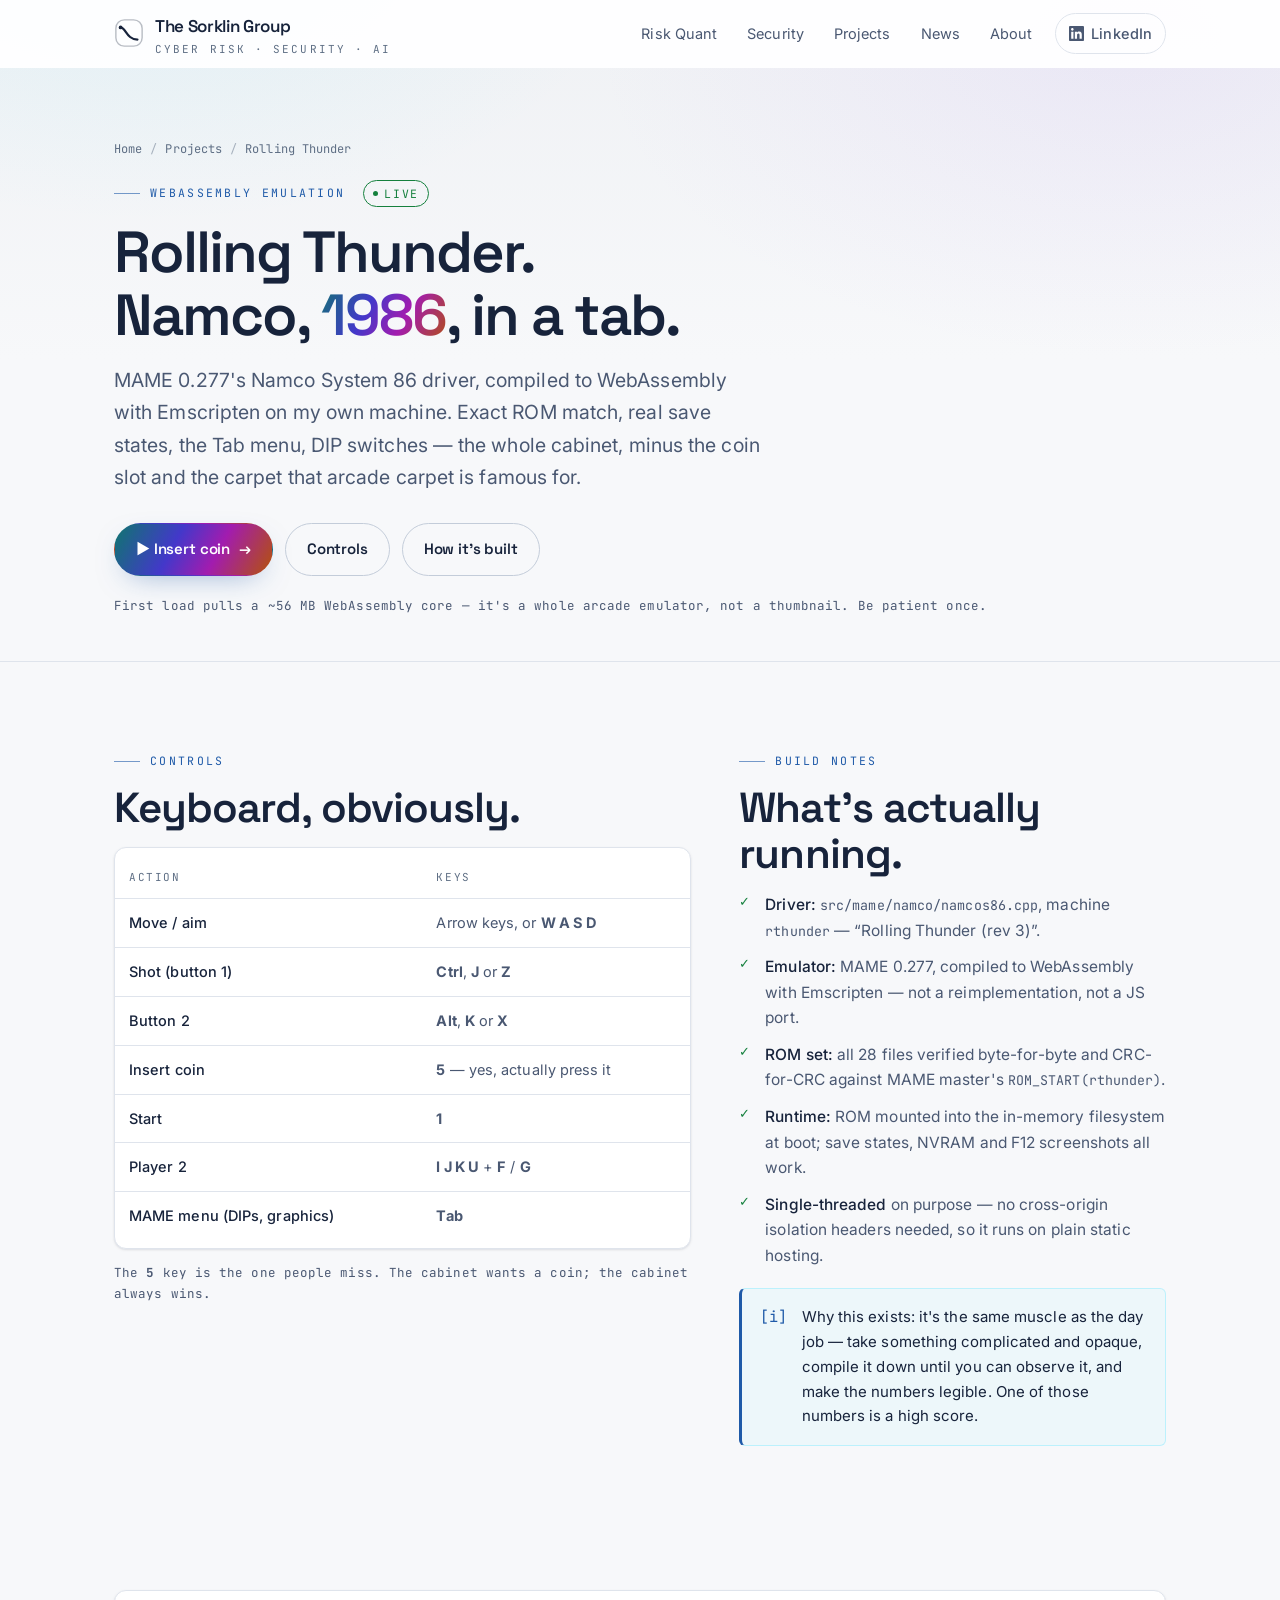
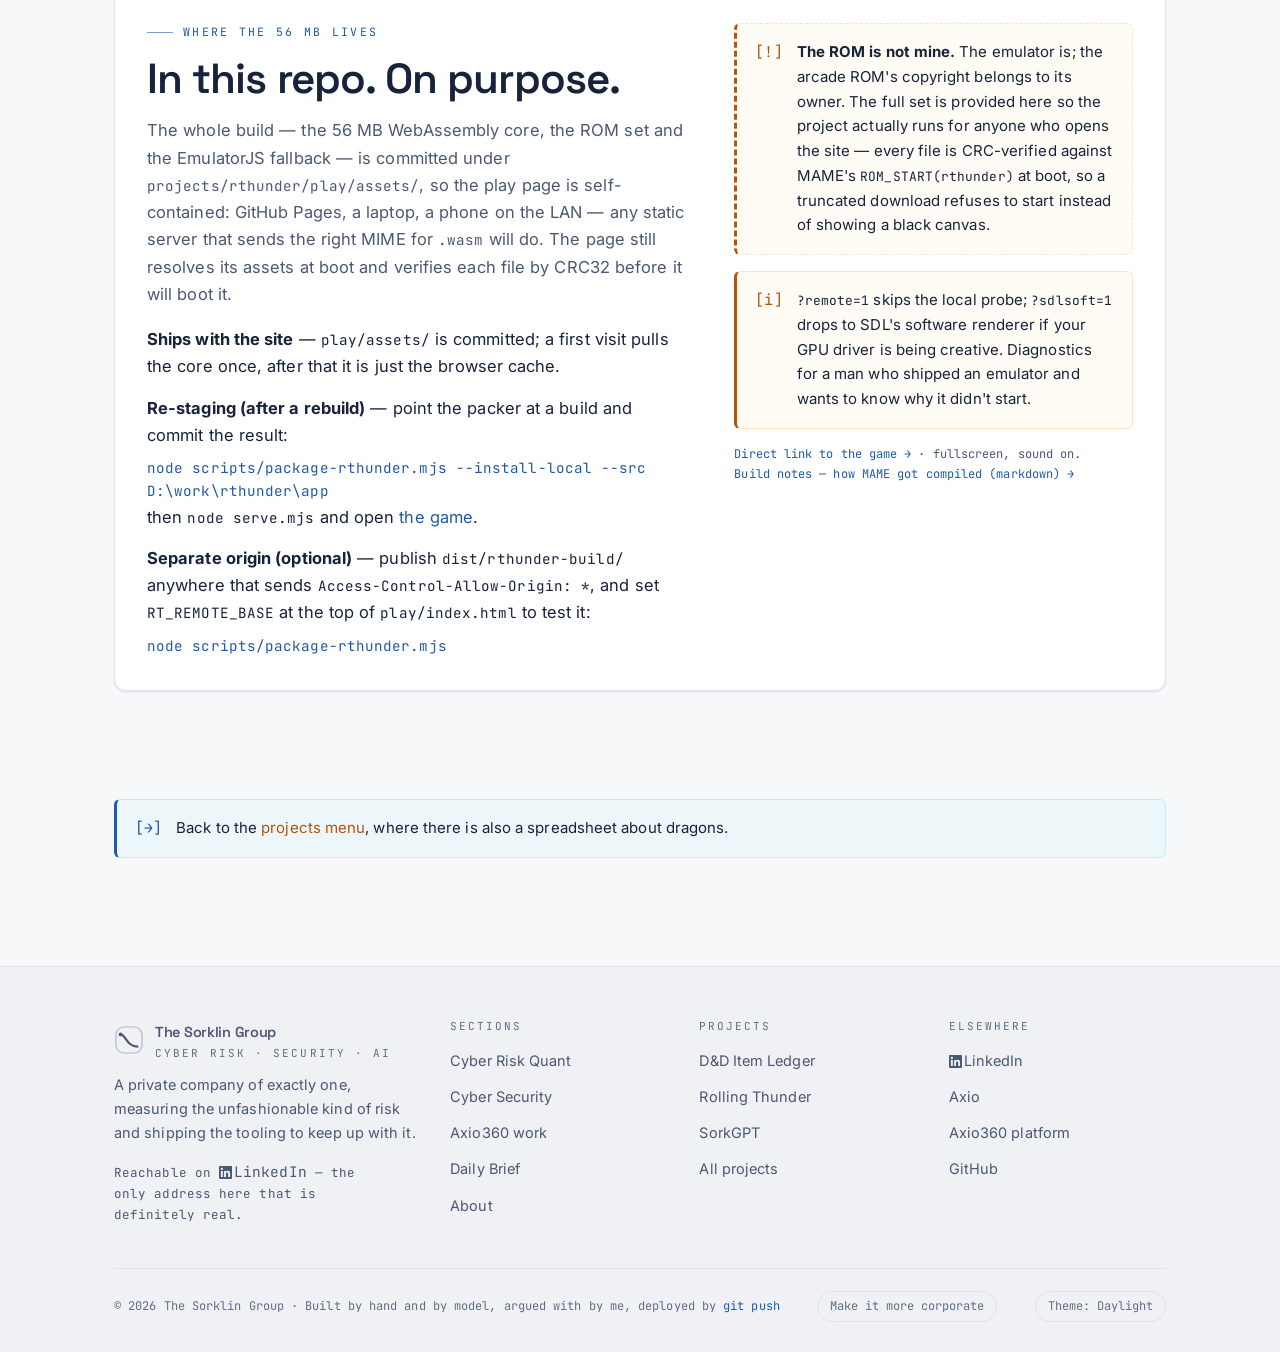
<file: projects/rthunder/index.html>
<!DOCTYPE html>
<html lang="en">
<head>
<meta charset="utf-8">
<meta name="viewport" content="width=device-width, initial-scale=1">
<title>Rolling Thunder — MAME compiled to WebAssembly — The Sorklin Group</title>
<meta name="description" content="Rolling Thunder (Namco, 1986) playable in the browser: MAME 0.277's Namco System 86 driver compiled to WebAssembly with Emscripten. Exact ROM match, save states, DIP switches.">
<meta property="og:title" content="Rolling Thunder in your browser — The Sorklin Group">
<meta property="og:description" content="MAME 0.277, compiled to WebAssembly. Namco System 86, 1986, in a tab.">
<meta name="theme-color" content="#05070b">
  <script>try{var t=localStorage.getItem("sorklin:theme");document.documentElement.setAttribute("data-theme",t||"daylight")}catch(e){}</script>
<link rel="icon" href="/assets/img/favicon.svg" type="image/svg+xml">
<link rel="canonical" href="https://www.sorklin.com/projects/rthunder/">
<link rel="preconnect" href="https://fonts.googleapis.com">
<link rel="preconnect" href="https://fonts.gstatic.com" crossorigin>
<link href="https://fonts.googleapis.com/css2?family=Newsreader:ital,opsz,wght@0,6..72,400..700;1,6..72,400..600&family=Space+Grotesk:wght@500;600&family=JetBrains+Mono:wght@400;500&family=Inter:wght@400;500&display=swap" rel="stylesheet">
<link rel="stylesheet" href="/assets/css/site.css">
</head>
<body>

<a href="#main" class="sr-only">Skip to content</a>

<nav class="site-nav">
  <div class="nav-inner">
    <a class="brand" href="/">
      <svg class="mark" viewBox="0 0 32 32" fill="none" stroke="currentColor" aria-hidden="true">
        <rect x="2" y="2" width="28" height="28" rx="9" stroke-opacity=".3" stroke-width="1.5"/>
        <path class="curve" d="M7 10c5.5 0 6.5 13 18 13" stroke-width="2.4" stroke-linecap="round"/>
        <circle cx="7" cy="10" r="2" fill="currentColor" stroke="none"/>
      </svg>
      <span>The Sorklin Group<small>Cyber risk · Security · AI</small></span>
    </a>
    <button class="nav-toggle" aria-expanded="false" aria-label="Toggle navigation"><span></span></button>
    <div class="nav-links">
      <a href="/cyber-risk-quant/">Risk Quant</a>
      <a href="/cyber-security/">Security</a>
      <a href="/projects/">Projects</a>
      <a href="/news/">News</a>
      <a href="/about/">About</a>
      <a class="nav-cta li" href="https://www.linkedin.com/in/brendan-j-fitzpatrick/" rel="noopener me" target="_blank"><svg class="li-mark" viewBox="0 0 24 24" aria-hidden="true"><path fill="currentColor" d="M20.447 20.452h-3.554v-5.569c0-1.328-.027-3.037-1.852-3.037-1.853 0-2.136 1.445-2.136 2.939v5.667H9.351V9h3.414v1.561h.046c.477-.9 1.637-1.85 3.37-1.85 3.601 0 4.267 2.37 4.267 5.455v6.286zM5.337 7.433c-1.144 0-2.063-.926-2.063-2.065 0-1.138.92-2.063 2.063-2.063 1.14 0 2.064.925 2.064 2.063 0 1.139-.925 2.065-2.064 2.065zm1.782 13.019H3.555V9h3.564v11.452zM22.225 0H1.771C.792 0 0 .774 0 1.729v20.542C0 23.227.792 24 1.771 24h20.451C23.2 24 24 23.227 24 22.271V1.729C24 .774 23.2 0 22.222 0h.003z"/></svg><span>LinkedIn</span></a>
    </div>
  </div>
</nav>

<main id="main">

  <header class="page-head">
    <div class="wrap">
      <div class="crumbs"><a href="/">Home</a><span class="sep">/</span><a href="/projects/">Projects</a><span class="sep">/</span><span>Rolling Thunder</span></div>
      <p class="kicker">WebAssembly emulation <span class="badge live" style="margin-left:8px">Live</span></p>
      <h1 class="display">
        <span class="line">Rolling Thunder.</span>
        <span class="line">Namco, <span class="grad" data-scramble>1986</span>, in a tab.</span>
      </h1>
      <p class="lede">
        <span data-joke>MAME 0.277's Namco System 86 driver, compiled to WebAssembly with Emscripten on my own machine.
          Exact ROM match, real save states, the Tab menu, DIP switches — the whole cabinet, minus the coin slot
          and the carpet that arcade carpet is famous for.</span>
        <span data-corp>A browser build of the 1986 arcade title, running the reference MAME driver compiled to
          WebAssembly. No plugins, no ads, no external services.</span>
      </p>
      <div class="cta-row">
        <a class="btn btn-primary" href="/projects/rthunder/play/" target="_blank" rel="noopener">▶ Insert coin <span class="arrow">→</span></a>
        <a class="btn btn-ghost" href="#controls">Controls</a>
        <a class="btn btn-ghost" href="#build">How it's built</a>
      </div>
      <p class="dim mono reveal" style="margin-top:20px;font-size:12.5px">
        First load pulls a ~56 MB WebAssembly core — it's a whole arcade emulator, not a thumbnail. Be patient once.
      </p>
    </div>
  </header>

  <!-- ═══════════════════════════════════════════════════ controls ══ -->
  <section class="section" id="controls">
    <div class="wrap">
      <div class="two-col">
        <div class="reveal">
          <p class="kicker">Controls</p>
          <h2 class="title">Keyboard, obviously.</h2>
          <div class="panel" style="padding:8px 0;overflow:hidden">
            <table class="spec">
              <thead><tr><th>Action</th><th>Keys</th></tr></thead>
              <tbody>
                <tr><td>Move / aim</td><td>Arrow keys, or <b>W A S D</b></td></tr>
                <tr><td>Shot (button 1)</td><td><b>Ctrl</b>, <b>J</b> or <b>Z</b></td></tr>
                <tr><td>Button 2</td><td><b>Alt</b>, <b>K</b> or <b>X</b></td></tr>
                <tr><td>Insert coin</td><td><b>5</b> — yes, actually press it</td></tr>
                <tr><td>Start</td><td><b>1</b></td></tr>
                <tr><td>Player 2</td><td><b>I J K U</b> + <b>F</b> / <b>G</b></td></tr>
                <tr><td>MAME menu (DIPs, graphics)</td><td><b>Tab</b></td></tr>
              </tbody>
            </table>
          </div>
          <p class="dim mono" style="font-size:12.5px;margin-top:14px" data-joke>
            The <b>5</b> key is the one people miss. The cabinet wants a coin; the cabinet always wins.
          </p>
        </div>

        <div class="reveal" data-delay="110">
          <p class="kicker">Build notes</p>
          <h2 class="title">What's actually running.</h2>
          <ul class="ticks">
            <li><b>Driver:</b> <span class="mono">src/mame/namco/namcos86.cpp</span>, machine <span class="mono">rthunder</span> — “Rolling Thunder (rev 3)”.</li>
            <li><b>Emulator:</b> MAME 0.277, compiled to WebAssembly with Emscripten — not a reimplementation, not a JS port.</li>
            <li><b>ROM set:</b> all 28 files verified byte-for-byte and CRC-for-CRC against MAME master's <span class="mono">ROM_START(rthunder)</span>.</li>
            <li><b>Runtime:</b> ROM mounted into the in-memory filesystem at boot; save states, NVRAM and F12 screenshots all work.</li>
            <li><b>Single-threaded</b> on purpose — no cross-origin isolation headers needed, so it runs on plain static hosting.</li>
          </ul>
          <div class="callout info" style="margin-top:20px" data-joke>
            <span class="ico">[i]</span>
            <div>Why this exists: it's the same muscle as the day job — take something complicated and opaque,
              compile it down until you can observe it, and make the numbers legible. One of those numbers is a high score.</div>
          </div>
        </div>
      </div>
    </div>
  </section>

  <!-- ═══════════════════════════════════════════════════════ build ══ -->
  <section class="section tight" id="build">
    <div class="wrap">
      <div class="panel ink reveal">
        <div class="two-col">
          <div>
            <p class="kicker">Where the 56 MB lives</p>
            <h2 class="title">In this repo. On purpose.</h2>
            <p class="dim">The whole build — the 56 MB WebAssembly core, the ROM set and the EmulatorJS fallback —
              is committed under <span class="mono">projects/rthunder/play/assets/</span>, so the play page is
              self-contained: GitHub Pages, a laptop, a phone on the LAN — any static server that sends the right
              MIME for <span class="mono">.wasm</span> will do. The page still resolves its assets at boot and
              verifies each file by CRC32 before it will boot it.</p>
            <ol class="dashes" style="list-style:none;padding:0;margin:0;display:grid;gap:14px">
              <li><b>Ships with the site</b> — <span class="mono">play/assets/</span> is committed; a first visit
                pulls the core once, after that it is just the browser cache.</li>
              <li><b>Re-staging (after a rebuild)</b> — point the packer at a build and commit the result:
                <div class="mono" style="margin-top:8px;color:var(--cyan)">node scripts/package-rthunder.mjs --install-local --src D:\work\rthunder\app</div>
                then <span class="mono">node serve.mjs</span> and open <a href="/projects/rthunder/play/" target="_blank" rel="noopener">the game</a>.</li>
              <li><b>Separate origin (optional)</b> — publish <span class="mono">dist/rthunder-build/</span> anywhere that sends
                <span class="mono">Access-Control-Allow-Origin: *</span>, and set <span class="mono">RT_REMOTE_BASE</span>
                at the top of <span class="mono">play/index.html</span> to test it:
                <div class="mono" style="margin-top:8px;color:var(--cyan)">node scripts/package-rthunder.mjs</div></li>
            </ol>
          </div>
          <div>
            <div class="callout todo" style="margin-bottom:16px">
              <span class="ico">[!]</span>
              <div><b>The ROM is not mine.</b> The emulator is; the arcade ROM's copyright belongs to its owner.
                The full set is provided here so the project actually runs for anyone who opens the site —
                every file is CRC-verified against MAME's <span class="mono">ROM_START(rthunder)</span> at boot,
                so a truncated download refuses to start instead of showing a black canvas.</div>
            </div>
            <div class="callout" data-joke>
              <span class="ico">[i]</span>
              <div><span class="mono">?remote=1</span> skips the local probe; <span class="mono">?sdlsoft=1</span>
                drops to SDL's software renderer if your GPU driver is being creative. Diagnostics for a man who shipped
                an emulator and wants to know why it didn't start.</div>
            </div>
            <p class="dim mono" style="font-size:12px;margin-top:16px">
              <a href="/projects/rthunder/play/" target="_blank" rel="noopener">Direct link to the game →</a> · fullscreen, sound on.<br>
              <a href="/projects/rthunder/BUILD-NOTES.md">Build notes — how MAME got compiled (markdown) →</a>
            </p>
          </div>
        </div>
      </div>
    </div>
  </section>

  <section class="section tight">
    <div class="wrap">
      <div class="callout info reveal">
        <span class="ico">[→]</span>
        <div>Back to the <a href="/projects/">projects menu</a>, where there is also a spreadsheet about dragons.</div>
      </div>
    </div>
  </section>
</main>

<footer class="site-foot">
  <div class="wrap">
    <div class="foot-grid">
      <div>
        <a class="brand" href="/" style="margin-bottom:14px">
          <svg class="mark" viewBox="0 0 32 32" fill="none" stroke="currentColor" aria-hidden="true">
            <rect x="2" y="2" width="28" height="28" rx="9" stroke-opacity=".3" stroke-width="1.5"/>
            <path d="M7 10c5.5 0 6.5 13 18 13" stroke-width="2.4" stroke-linecap="round"/>
            <circle cx="7" cy="10" r="2" fill="currentColor" stroke="none"/>
          </svg>
          <span>The Sorklin Group<small>Cyber risk · Security · AI</small></span>
        </a>
        <p class="foot-blurb" data-joke>A private company of exactly one, measuring the unfashionable kind of risk
          and shipping the tooling to keep up with it.</p>
        <p class="foot-blurb" data-corp>The personal site of Brendan Fitzpatrick: cyber risk quantification, security assessment and applied AI engineering.</p>
        <p class="foot-blurb dim mono" style="font-size:12.5px">Reachable on <a href="https://www.linkedin.com/in/brendan-j-fitzpatrick/" rel="noopener me" target="_blank"><svg class="li-mark" viewBox="0 0 24 24" aria-hidden="true"><path fill="currentColor" d="M20.447 20.452h-3.554v-5.569c0-1.328-.027-3.037-1.852-3.037-1.853 0-2.136 1.445-2.136 2.939v5.667H9.351V9h3.414v1.561h.046c.477-.9 1.637-1.85 3.37-1.85 3.601 0 4.267 2.37 4.267 5.455v6.286zM5.337 7.433c-1.144 0-2.063-.926-2.063-2.065 0-1.138.92-2.063 2.063-2.063 1.14 0 2.064.925 2.064 2.063 0 1.139-.925 2.065-2.064 2.065zm1.782 13.019H3.555V9h3.564v11.452zM22.225 0H1.771C.792 0 0 .774 0 1.729v20.542C0 23.227.792 24 1.771 24h20.451C23.2 24 24 23.227 24 22.271V1.729C24 .774 23.2 0 22.222 0h.003z"/></svg><span>LinkedIn</span></a> &mdash; the only address here that is definitely real.</p>
      </div>
      <div>
        <h4>Sections</h4>
        <ul>
          <li><a href="/cyber-risk-quant/">Cyber Risk Quant</a></li>
          <li><a href="/cyber-security/">Cyber Security</a></li>
          <li><a href="/cyber-risk-quant/#axio">Axio360 work</a></li>
          <li><a href="/news/">Daily Brief</a></li>
          <li><a href="/about/">About</a></li>
        </ul>
      </div>
      <div>
        <h4>Projects</h4>
        <ul>
          <li><a href="/projects/dnd-shop/" target="_blank" rel="noopener">D&amp;D Item Ledger</a></li>
          <li><a href="/projects/rthunder/">Rolling Thunder</a></li>
          <li><a href="/projects/sorkgpt/">SorkGPT</a></li>
          <li><a href="/projects/">All projects</a></li>
        </ul>
      </div>
      <div>
        <h4>Elsewhere</h4>
        <ul>
              <li><a href="https://www.linkedin.com/in/brendan-j-fitzpatrick/" rel="noopener me" target="_blank"><svg class="li-mark" viewBox="0 0 24 24" aria-hidden="true"><path fill="currentColor" d="M20.447 20.452h-3.554v-5.569c0-1.328-.027-3.037-1.852-3.037-1.853 0-2.136 1.445-2.136 2.939v5.667H9.351V9h3.414v1.561h.046c.477-.9 1.637-1.85 3.37-1.85 3.601 0 4.267 2.37 4.267 5.455v6.286zM5.337 7.433c-1.144 0-2.063-.926-2.063-2.065 0-1.138.92-2.063 2.063-2.063 1.14 0 2.064.925 2.064 2.063 0 1.139-.925 2.065-2.064 2.065zm1.782 13.019H3.555V9h3.564v11.452zM22.225 0H1.771C.792 0 0 .774 0 1.729v20.542C0 23.227.792 24 1.771 24h20.451C23.2 24 24 23.227 24 22.271V1.729C24 .774 23.2 0 22.222 0h.003z"/></svg>LinkedIn</a></li>
      <li><a href="https://axio.com/" rel="noopener" target="_blank">Axio</a></li>
          <li><a href="https://axio.com/axio360-platform/" rel="noopener" target="_blank">Axio360 platform</a></li>
          <li><a href="https://github.com/sorklin" rel="noopener" target="_blank">GitHub</a></li>
        </ul>
      </div>
    </div>
    <div class="foot-bottom">
      <span>© 2026 The Sorklin Group · Built by hand and by model, argued with by me, deployed by <span class="accent">git push</span></span>
      <span class="corp-note">Corporate mode active. The jokes are still in the source.</span>
      <button type="button" data-corporate-toggle>Make it more corporate</button>
      <button type="button" data-theme-cycle>Theme: Daylight</button>
    </div>
  </div>
</footer>

<script src="/assets/js/site.js" defer></script>
</body>
</html>
</file>
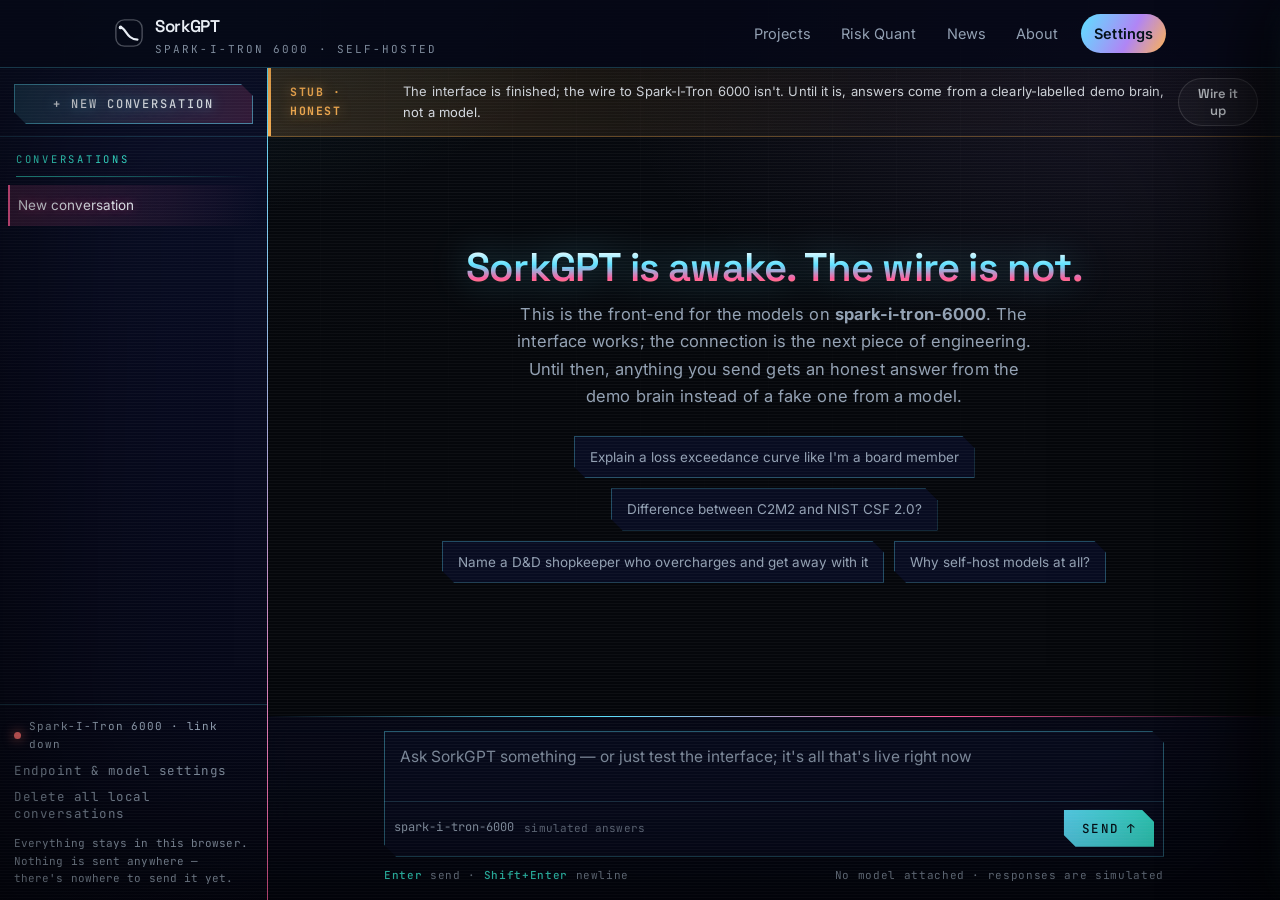
<file: projects/sorkgpt/index.html>
<!DOCTYPE html>
<html lang="en">
<head>
<meta charset="utf-8">
<meta name="viewport" content="width=device-width, initial-scale=1">
<title>SorkGPT — self-hosted model interface — The Sorklin Group</title>
<meta name="description" content="SorkGPT: a chat interface for the models running on Spark-I-Tron 6000. Interface built, endpoint pending — an honest stub.">
<meta name="theme-color" content="#05070b">
  <!-- SorkGPT is theme-frozen: it always renders in Midnight, whatever the site theme is -->
  <script>try{document.documentElement.setAttribute("data-theme","midnight")}catch(e){}</script>
<meta name="robots" content="noindex">
<link rel="icon" href="/assets/img/favicon.svg" type="image/svg+xml">
<link rel="canonical" href="https://www.sorklin.com/projects/sorkgpt/">
<link rel="preconnect" href="https://fonts.googleapis.com">
<link rel="preconnect" href="https://fonts.gstatic.com" crossorigin>
<link href="https://fonts.googleapis.com/css2?family=Newsreader:ital,opsz,wght@0,6..72,400..700;1,6..72,400..600&family=Space+Grotesk:wght@500;600&family=JetBrains+Mono:wght@400;500&family=Inter:wght@400;500&display=swap" rel="stylesheet">
<link rel="stylesheet" href="/assets/css/site.css">
<link rel="stylesheet" href="/assets/css/chat.css">
</head>
<body>

<nav class="site-nav">
  <div class="nav-inner">
    <a class="brand" href="/">
      <svg class="mark" viewBox="0 0 32 32" fill="none" stroke="currentColor" aria-hidden="true">
        <rect x="2" y="2" width="28" height="28" rx="9" stroke-opacity=".3" stroke-width="1.5"/>
        <path class="curve" d="M7 10c5.5 0 6.5 13 18 13" stroke-width="2.4" stroke-linecap="round"/>
        <circle cx="7" cy="10" r="2" fill="currentColor" stroke="none"/>
      </svg>
      <span>SorkGPT<small>Spark-I-Tron 6000 · self-hosted</small></span>
    </a>
    <button class="nav-toggle" aria-expanded="false" aria-label="Toggle navigation"><span></span></button>
    <div class="nav-links">
      <a href="/projects/">Projects</a>
      <a href="/cyber-risk-quant/">Risk Quant</a>
      <a href="/news/">News</a>
      <a href="/about/">About</a>
      <a class="nav-cta open-settings" href="#settings">Settings</a>
    </div>
  </div>
</nav>

<main class="chat-shell">

  <aside class="chat-side">
    <div class="side-top">
      <button class="new-chat">+ New conversation</button>
    </div>
    <div class="side-label">Conversations</div>
    <div class="sessions"></div>
    <div class="side-foot">
      <div class="endpoint-chip"><i></i><span>Spark-I-Tron 6000 · link down</span></div>
      <button class="link open-settings">Endpoint &amp; model settings</button>
      <button class="link" id="wipe">Delete all local conversations</button>
      <p class="dim mono" style="font-size:11px;line-height:1.6;margin:4px 0 0">
        Everything stays in this browser. Nothing is sent anywhere — there's nowhere to send it yet.
      </p>
    </div>
  </aside>

  <section class="chat-main">
    <div class="stub-banner">
      <b>Stub · honest</b>
      <span>The interface is finished; the wire to Spark-I-Tron 6000 isn't. Until it is, answers come from a clearly-labelled demo brain, not a model.</span>
      <button class="btn btn-ghost open-settings" type="button">Wire it up</button>
    </div>

    <div class="thread">
      <div class="thread-inner"></div>
    </div>

    <div class="composer-wrap">
      <div class="composer">
        <textarea id="input" rows="1" placeholder="Ask SorkGPT something — or just test the interface; it's all that's live right now"></textarea>
        <div class="composer-bar">
          <span class="mono dim" id="cfg-model-chip" style="font-size:12px">spark-i-tron-6000</span>
          <span class="mono dim" style="font-size:11px;opacity:.7">simulated answers</span>
          <button id="send" type="button">Send <span class="arrow">↑</span></button>
        </div>
      </div>
      <div class="hint">
        <span><b>Enter</b> send · <b>Shift+Enter</b> newline</span>
        <span>No model attached · responses are simulated</span>
      </div>
    </div>
  </section>
</main>

<div class="scrim"></div>

<aside class="drawer" role="dialog" aria-label="SorkGPT settings" aria-modal="true">
  <header>
    <h3>Endpoint &amp; model</h3>
    <button class="close" type="button" aria-label="Close settings">×</button>
  </header>
  <div class="body">
    <div class="callout info" style="margin-bottom:22px">
      <span class="ico">[!]</span>
      <div>These settings live in <b>your browser only</b>. When this becomes family-only, the gate goes on a server in
        front of Spark-I-Tron 6000 — never in this file. Anything a browser can hold, a curious kid can read.</div>
    </div>

    <div class="field">
      <label for="cfg-url">Base URL</label>
      <input id="cfg-url" type="url" placeholder="https://spark-i-tron-6000.lan/proxy" autocomplete="off" spellcheck="false">
      <div class="help">OpenAI-compatible: the client posts to <code>&lt;base&gt;/v1/chat/completions</code> and probes
        <code>&lt;base&gt;/v1/models</code>. It must send CORS headers for <code>www.sorklin.com</code> — a bare model
        server won't, which is why a small proxy sits in front.</div>
    </div>

    <div class="field">
      <label for="cfg-key">API key (optional)</label>
      <input id="cfg-key" type="password" placeholder="leave blank until there's something to authenticate to" autocomplete="off">
      <div class="help">Stored in localStorage on this device. Fine for a personal tool, not fine for anything shared.</div>
    </div>

    <div class="field">
      <label for="cfg-model">Model</label>
      <input id="cfg-model" list="model-hints" type="text" placeholder="spark-i-tron-6000" autocomplete="off" spellcheck="false">
      <datalist id="model-hints"></datalist>
      <div class="help">Free text — type whatever Spark-I-Tron 6000 actually answers to. The list is a guess about the future.</div>
    </div>

    <div class="field">
      <label for="cfg-temp">Temperature</label>
      <input id="cfg-temp" type="text" value="0.7" autocomplete="off">
      <div class="help">0.0 = careful, 1.0 = creative, 1.4 = someone else's problem.</div>
    </div>

    <div class="field">
      <label for="cfg-system">System prompt</label>
      <textarea id="cfg-system" spellcheck="false"></textarea>
      <div class="help">Sent as the first message on every request.</div>
    </div>

    <div class="field">
      <button class="btn btn-ghost" id="cfg-test" type="button">Test connection</button>
      <div class="help" id="cfg-result" style="min-height:20px"></div>
    </div>
  </div>
  <footer>
    <button class="btn btn-primary" id="cfg-save" type="button">Save</button>
    <button class="btn btn-ghost" type="button" onclick="document.querySelector('.drawer').classList.remove('open');document.querySelector('.scrim').classList.remove('open')">Cancel</button>
  </footer>
</aside>

<script src="/assets/js/chat.js" defer></script>
<script src="/assets/js/site.js" defer></script>
</body>
</html>
</file>
<file: assets/css/site.css>
/* ==========================================================================
   Sorklin Group — design system
   Dark, quiet, a little smug. One stylesheet, no frameworks, no build step.
   ========================================================================== */

/* --------------------------------------------------------------- tokens -- */
:root {
  --bg: #05070b;
  --bg-2: #080b11;
  --panel: #0c111a;
  --panel-2: #101724;
  --line: rgba(255, 255, 255, 0.09);
  --line-2: rgba(255, 255, 255, 0.16);
  --ink: #e9eef5;
  --dim: #93a1b3;
  --dim-2: #7f8c9d;
  /* Aliases that rules referenced without ever being defined; they ride the
     theme overrides like the tokens they point at. */
  --ink-2: var(--dim);
  --ink-3: var(--dim-2);

  --cyan: #5de1ff;
  --violet: #b085f5;
  --amber: #ffb454;
  --green: #7ee787;
  --red: #ff6f6f;

  --grad: linear-gradient(118deg, var(--cyan), var(--violet) 58%, var(--amber));
  --grad-soft: linear-gradient(118deg, rgba(93, 225, 255, 0.14), rgba(176, 133, 245, 0.14));

  --r-sm: 6px;
  --r: 12px;
  --r-lg: 20px;

  --mono: "JetBrains Mono", ui-monospace, "SF Mono", Consolas, "Liberation Mono", monospace;
  --sans: "Space Grotesk", Inter, system-ui, -apple-system, "Segoe UI", sans-serif;
  --body: Inter, "Space Grotesk", system-ui, -apple-system, "Segoe UI", sans-serif;

  --pad: clamp(20px, 5vw, 64px);
  --maxw: 1180px;
  --nav-h: 68px;
  --ease: cubic-bezier(0.22, 0.61, 0.36, 1);
}

/* ---------------------------------------------------------------- base -- */
* { box-sizing: border-box; }

html { scroll-behavior: smooth; -webkit-text-size-adjust: 100%; }

body {
  margin: 0;
  background: var(--bg);
  color: var(--ink);
  font-family: var(--body);
  font-size: 16.5px;
  line-height: 1.65;
  letter-spacing: 0.005em;
  overflow-x: hidden;
  -webkit-font-smoothing: antialiased;
}

/* page-level ambience: a fixed grid + two soft blooms behind everything */
body::before {
  content: "";
  position: fixed;
  inset: 0;
  z-index: -2;
  background:
    radial-gradient(700px 420px at 12% -8%, rgba(93, 225, 255, 0.11), transparent 70%),
    radial-gradient(760px 460px at 88% 4%, rgba(176, 133, 245, 0.10), transparent 70%),
    linear-gradient(180deg, var(--bg-2), var(--bg) 40%);
}
body::after {
  content: "";
  position: fixed;
  inset: 0;
  z-index: -1;
  pointer-events: none;
  opacity: 0.5;
  background-image:
    linear-gradient(to right, rgba(255, 255, 255, 0.028) 1px, transparent 1px),
    linear-gradient(to bottom, rgba(255, 255, 255, 0.028) 1px, transparent 1px);
  background-size: 64px 64px;
  mask-image: radial-gradient(1200px 800px at 50% 0%, #000 30%, transparent 85%);
  -webkit-mask-image: radial-gradient(1200px 800px at 50% 0%, #000 30%, transparent 85%);
}

h1, h2, h3, h4 {
  font-family: var(--sans);
  font-weight: 600;
  line-height: 1.08;
  letter-spacing: -0.022em;
  margin: 0 0 0.5em;
}

p { margin: 0 0 1.1em; }
p:last-child { margin-bottom: 0; }

a { color: var(--cyan); text-decoration: none; text-underline-offset: 3px; }
a:hover { text-decoration: underline; }

::selection { background: rgba(93, 225, 255, 0.28); color: #fff; }

:focus-visible {
  outline: 2px solid var(--cyan);
  outline-offset: 3px;
  border-radius: 4px;
}

svg { display: block; }

.wrap {
  width: 100%;
  max-width: var(--maxw);
  margin-inline: auto;
  padding-inline: var(--pad);
}

.mono { font-family: var(--mono); font-size: 0.86em; }
.dim { color: var(--dim); }
.accent { color: var(--cyan); }
.nowrap { white-space: nowrap; }
.center { text-align: center; }
.sr-only {
  position: absolute; width: 1px; height: 1px; padding: 0; margin: -1px;
  overflow: hidden; clip: rect(0 0 0 0); white-space: nowrap; border: 0;
}

/* The skip link becomes visible when keyboard-focused (token-built, every theme). */
.sr-only:focus,
.sr-only:focus-visible {
  position: fixed; top: 12px; left: 12px; width: auto; height: auto;
  margin: 0; padding: 10px 14px; overflow: visible; clip: auto;
  white-space: nowrap; z-index: 200;
  background: var(--panel); color: var(--ink);
  border: 1px solid var(--line-2); border-radius: var(--r-sm);
  outline: 2px solid var(--cyan); outline-offset: 2px;
}

/* ----------------------------------------------------------------- nav -- */
.site-nav {
  position: fixed;
  top: 0;
  left: 0;
  right: 0;
  z-index: 80;
  height: var(--nav-h);
  display: flex;
  align-items: center;
  border-bottom: 1px solid transparent;
  transition: background 0.3s var(--ease), border-color 0.3s var(--ease), backdrop-filter 0.3s;
}
.site-nav.stuck {
  background: rgba(5, 7, 11, 0.72);
  backdrop-filter: blur(14px) saturate(140%);
  -webkit-backdrop-filter: blur(14px) saturate(140%);
  border-bottom-color: var(--line);
}
.nav-inner {
  width: 100%;
  max-width: var(--maxw);
  margin-inline: auto;
  padding-inline: var(--pad);
  display: flex;
  align-items: center;
  gap: 22px;
}
.brand {
  display: flex;
  align-items: center;
  gap: 11px;
  color: var(--ink);
  font-family: var(--sans);
  font-weight: 600;
  letter-spacing: -0.02em;
  font-size: 17px;
}
.brand:hover { text-decoration: none; }
.brand .mark { width: 30px; height: 30px; flex: none; }
.brand .mark .curve { stroke-dasharray: 66; stroke-dashoffset: 66; animation: draw 1.5s var(--ease) 0.15s forwards; }
.brand small {
  display: block;
  font-family: var(--mono);
  font-size: 11px;
  letter-spacing: 0.19em;
  text-transform: uppercase;
  color: var(--dim-2);
  font-weight: 400;
  line-height: 1;
  margin-top: 3px;
}
@keyframes draw { to { stroke-dashoffset: 0; } }

.nav-links {
  display: flex;
  align-items: center;
  gap: 4px;
  margin-left: auto;
}
.nav-links a {
  color: var(--dim);
  font-size: 14.5px;
  padding: 8px 13px;
  border-radius: 999px;
  transition: color 0.2s, background 0.2s;
}
.nav-links a:hover { color: var(--ink); background: rgba(255, 255, 255, 0.05); text-decoration: none; }
.nav-links a[aria-current="page"] { color: var(--ink); background: rgba(255, 255, 255, 0.07); }
.nav-links a.nav-cta {
  color: #04121a;
  background: var(--grad);
  font-weight: 600;
  margin-left: 6px;
}
.nav-links a.nav-cta:hover { filter: brightness(1.08); }

/* The nav's one external pill is a LinkedIn badge, not a call to action — so it is
   deliberately quieter than the gradient button it replaced. Hover borrows LinkedIn's
   own blue rather than the site palette, which is how brand badges should behave. */
.nav-links a.nav-cta.li {
  color: var(--ink-2);
  background: rgba(255, 255, 255, 0.04);
  border: 1px solid var(--line);
  font-weight: 500;
  display: inline-flex;
  align-items: center;
  gap: 7px;
}
.nav-links a.nav-cta.li:hover {
  color: var(--ink);
  background: rgba(10, 102, 194, 0.16);
  border-color: rgba(10, 102, 194, 0.7);
  filter: none;
}
.li-mark { width: 15px; height: 15px; display: block; flex: none; }
.foot-grid .li-mark, .foot-blurb .li-mark, .prose .li-mark {
  width: 13px; height: 13px;
  display: inline-block; vertical-align: -2px; margin-right: 2px;
}
/* The about page's hero badge: bigger, and it warms up to brand blue on hover. */
.li-badge {
  display: inline-flex; align-items: center; gap: 10px;
  padding: 11px 18px;
  border: 1px solid var(--line); border-radius: 999px;
  background: rgba(255, 255, 255, 0.04);
  color: var(--ink); text-decoration: none;
  font-weight: 600; font-size: 14.5px;
  transition: background .18s ease, border-color .18s ease, transform .18s ease;
}
.li-badge:hover { background: rgba(10, 102, 194, 0.18); border-color: rgba(10, 102, 194, .75); text-decoration: none; transform: translateY(-1px); }
.li-badge .li-mark { width: 19px; height: 19px; }
.li-badge small { display: block; font-weight: 400; font-size: 11.5px; color: var(--ink-3); letter-spacing: .02em; }

.nav-toggle {
  display: none;
  margin-left: auto;
  width: 42px; height: 42px;
  background: rgba(255, 255, 255, 0.05);
  border: 1px solid var(--line);
  border-radius: 10px;
  color: var(--ink);
  cursor: pointer;
  align-items: center;
  justify-content: center;
}
.nav-toggle span, .nav-toggle span::before, .nav-toggle span::after {
  content: ""; display: block; width: 17px; height: 1.5px; background: currentColor;
  transition: transform 0.25s var(--ease), opacity 0.2s;
}
.nav-toggle span::before { transform: translateY(-5.5px); }
.nav-toggle span::after { transform: translateY(4px); }
.nav-toggle[aria-expanded="true"] span { transform: rotate(45deg); }
.nav-toggle[aria-expanded="true"] span::before { opacity: 0; }
.nav-toggle[aria-expanded="true"] span::after { transform: translateY(0) rotate(-90deg); }

@media (max-width: 860px) {
  .nav-toggle { display: flex; }
  .nav-links {
    position: absolute;
    top: calc(var(--nav-h) - 6px);
    left: var(--pad); right: var(--pad);
    flex-direction: column;
    align-items: stretch;
    gap: 2px;
    padding: 10px;
    background: rgba(9, 12, 18, 0.97);
    border: 1px solid var(--line);
    border-radius: var(--r);
    backdrop-filter: blur(14px);
    box-shadow: 0 24px 60px rgba(0, 0, 0, 0.6);
    transform: translateY(-12px) scale(0.98);
    opacity: 0;
    pointer-events: none;
    transition: opacity 0.22s var(--ease), transform 0.22s var(--ease);
  }
  .nav-links.open { opacity: 1; transform: none; pointer-events: auto; }
  .nav-links a { padding: 12px 14px; border-radius: var(--r-sm); font-size: 15.5px; }
  .nav-links a.nav-cta { text-align: center; margin-left: 0; }
}

/* ---------------------------------------------------------------- hero -- */
.hero {
  position: relative;
  padding: calc(var(--nav-h) + clamp(44px, 9vh, 104px)) 0 clamp(48px, 8vh, 96px);
  overflow: hidden;
}
#field {
  position: absolute;
  inset: 0;
  width: 100%;
  height: 100%;
  z-index: 0;
  opacity: 0.85;
}
.hero .wrap { position: relative; z-index: 1; }
.hero-grid {
  display: grid;
  grid-template-columns: minmax(0, 1.08fr) minmax(0, 0.92fr);
  gap: clamp(28px, 5vw, 60px);
  align-items: center;
}
@media (max-width: 980px) {
  .hero-grid { grid-template-columns: 1fr; }
}

/* The hero copy column is roughly half the page, but .display sizes itself from
   the viewport — so the authored line breaks in a hero headline wrap early and
   the next line lands out of step with them. Size it from the column instead. */
.hero-copy { container-type: inline-size; }
.hero-copy .display { font-size: clamp(30px, 8.2cqw, 60px); }
@supports not (font-size: 1cqw) {
  .hero-copy .display { font-size: clamp(30px, 4.4vw, 58px); }
}
/* Too narrow for three authored lines to stay honest: let it flow and balance. */
@media (max-width: 560px) {
  .hero-copy .display .line { display: inline; }
  .hero-copy .display { text-wrap: balance; }
}

/* The home hero's terminal must not wrap its own output: a shell that breaks a
   command across lines reads as a broken site, and the longest line here is 59
   characters. So the terminal takes the wider column, and the type steps down
   before the text ever has to break. */
.hero-grid--term { grid-template-columns: minmax(0, 0.92fr) minmax(0, 1.08fr); }
.hero-grid--term .terminal { font-size: clamp(11.5px, 1.02vw, 13px); }
@media (max-width: 980px) {
  .hero-grid--term { grid-template-columns: 1fr; }
}

.eyebrow {
  display: inline-flex;
  align-items: center;
  gap: 9px;
  font-family: var(--mono);
  font-size: 11.5px;
  letter-spacing: 0.2em;
  text-transform: uppercase;
  color: var(--dim);
  padding: 6px 12px 6px 8px;
  border: 1px solid var(--line);
  border-radius: 999px;
  background: rgba(255, 255, 255, 0.03);
  margin-bottom: 22px;
}
.eyebrow .dot {
  width: 7px; height: 7px; border-radius: 50%;
  background: var(--green);
  box-shadow: 0 0 0 0 rgba(126, 231, 135, 0.6);
  animation: pulse 2.6s infinite;
}
@keyframes pulse {
  0% { box-shadow: 0 0 0 0 rgba(126, 231, 135, 0.55); }
  70% { box-shadow: 0 0 0 9px rgba(126, 231, 135, 0); }
  100% { box-shadow: 0 0 0 0 rgba(126, 231, 135, 0); }
}

.display {
  font-size: clamp(38px, 6.4vw, 74px);
  font-weight: 600;
  letter-spacing: -0.035em;
  margin: 0 0 22px;
}
.display .grad {
  background: var(--grad);
  -webkit-background-clip: text;
  background-clip: text;
  color: transparent;
}
.display .line { display: block; }

.lede {
  font-size: clamp(16.5px, 1.55vw, 19.5px);
  color: var(--dim);
  max-width: 54ch;
  margin-bottom: 30px;
}
.lede strong { color: var(--ink); font-weight: 500; }

.cta-row { display: flex; flex-wrap: wrap; gap: 12px; align-items: center; }

.btn {
  display: inline-flex;
  align-items: center;
  gap: 9px;
  padding: 13px 21px;
  border-radius: 999px;
  font-family: var(--sans);
  font-size: 15px;
  font-weight: 600;
  letter-spacing: -0.01em;
  border: 1px solid transparent;
  cursor: pointer;
  transition: transform 0.18s var(--ease), filter 0.2s, background 0.2s, border-color 0.2s, color 0.2s;
}
.btn:hover { text-decoration: none; transform: translateY(-2px); }
.btn:active { transform: translateY(0); }
.btn-primary {
  background: var(--grad);
  color: #04121a;
  box-shadow: 0 10px 34px -12px rgba(93, 225, 255, 0.5);
}
.btn-primary:hover { filter: brightness(1.07); }
.btn-ghost {
  color: var(--ink);
  background: rgba(255, 255, 255, 0.04);
  border-color: var(--line-2);
}
.btn-ghost:hover { background: rgba(255, 255, 255, 0.09); }
.btn .arrow { transition: transform 0.2s var(--ease); }
.btn:hover .arrow { transform: translateX(3px); }

/* ------------------------------------------------------------ terminal -- */
.terminal {
  /* Pinned: the terminal is a dark screen in every theme — its text palette
     never follows the theme tokens, so it stays readable everywhere. */
  border: 1px solid rgba(255, 255, 255, 0.09);
  border-radius: var(--r);
  background: linear-gradient(180deg, rgba(16, 23, 36, 0.92), rgba(8, 11, 17, 0.94));
  box-shadow: 0 34px 80px -30px rgba(0, 0, 0, 0.9), inset 0 1px 0 rgba(255, 255, 255, 0.05);
  overflow: hidden;
  font-family: var(--mono);
  font-size: 13px;
  line-height: 1.75;
}
.terminal-bar {
  display: flex;
  align-items: center;
  gap: 8px;
  padding: 11px 14px;
  border-bottom: 1px solid rgba(255, 255, 255, 0.09);
  background: rgba(255, 255, 255, 0.025);
}
.terminal-bar i { width: 10px; height: 10px; border-radius: 50%; background: #2a333f; }
.terminal-bar i:nth-child(1) { background: #ff5f57; }
.terminal-bar i:nth-child(2) { background: #febc2e; }
.terminal-bar i:nth-child(3) { background: #28c840; }
.terminal-bar span {
  margin-left: 6px;
  font-size: 11px;
  color: #6a7787;
  letter-spacing: 0.09em;
  text-transform: uppercase;
}
.terminal-body { padding: 16px 18px 20px; min-height: 268px; }
.terminal-body .ln { white-space: pre-wrap; overflow-wrap: break-word; }
.terminal-body .cmd { color: #e9eef5; }
.terminal-body .cmd::before { content: "$ "; color: #5de1ff; }
.terminal-body .ok { color: #7ee787; }
.terminal-body .warn { color: #ffb454; }
.terminal-body .out { color: #93a1b3; }
.terminal-body .key { color: #b085f5; }
.terminal-body .caret {
  display: inline-block;
  width: 8px; height: 15px;
  vertical-align: -2px;
  background: #5de1ff;
  animation: blink 1.05s steps(2, start) infinite;
}
@keyframes blink { to { visibility: hidden; } }

/* ------------------------------------------------------------- ticker --
   (removed 2026-11-16: no page has shipped ticker markup for a long time;
   the dead subsystem went with the reduced-motion reference below) */
@keyframes slide { to { transform: translateX(-50%); } }

/* ------------------------------------------------------------ sections -- */
.section { padding: clamp(64px, 10vh, 116px) 0; position: relative; }
.section.tight { padding-block: clamp(44px, 6vh, 74px); }
.section-head { max-width: 62ch; margin-bottom: clamp(30px, 5vh, 52px); }
.section-head.center { margin-inline: auto; }
.kicker {
  font-family: var(--mono);
  font-size: 11.5px;
  letter-spacing: 0.2em;
  text-transform: uppercase;
  color: var(--cyan);
  margin: 0 0 14px;
  display: flex;
  align-items: center;
  gap: 10px;
}
.kicker::before { content: ""; width: 26px; height: 1px; background: var(--cyan); opacity: 0.6; }
.section-head.center .kicker { justify-content: center; }
h2.title { font-size: clamp(27px, 3.5vw, 42px); margin-bottom: 16px; }
.section-head p { color: var(--dim); font-size: 17px; }

.rule { border: 0; border-top: 1px solid var(--line); margin: 0; }

/* --------------------------------------------------------------- cards -- */
.grid { display: grid; gap: 18px; }
.grid.c2 { grid-template-columns: repeat(2, minmax(0, 1fr)); }
.grid.c3 { grid-template-columns: repeat(3, minmax(0, 1fr)); }
.grid.c4 { grid-template-columns: repeat(4, minmax(0, 1fr)); }
@media (max-width: 900px) { .grid.c3, .grid.c4 { grid-template-columns: repeat(2, minmax(0, 1fr)); } }
@media (max-width: 620px) { .grid.c2, .grid.c3, .grid.c4 { grid-template-columns: 1fr; } }

.card {
  position: relative;
  display: flex;
  flex-direction: column;
  padding: 24px 24px 22px;
  border: 1px solid var(--line);
  border-radius: var(--r);
  background: linear-gradient(180deg, rgba(255, 255, 255, 0.035), rgba(255, 255, 255, 0.012));
  overflow: hidden;
  transition: transform 0.28s var(--ease), border-color 0.28s, box-shadow 0.28s;
}
.card::before {
  /* pointer-tracking glow; --mx/--my are set by site.js */
  content: "";
  position: absolute;
  inset: -1px;
  pointer-events: none;
  opacity: 0;
  transition: opacity 0.3s;
  background: radial-gradient(240px 180px at var(--mx, 50%) var(--my, 0%), rgba(93, 225, 255, 0.16), transparent 68%);
}
.card:hover {
  transform: translateY(-4px);
  border-color: var(--line-2);
  box-shadow: 0 26px 54px -28px rgba(0, 0, 0, 0.9);
}
.card:hover::before { opacity: 1; }
.card > * { position: relative; }
.card h3 { font-size: 20px; margin-bottom: 9px; }
.card p { color: var(--dim); font-size: 15px; }
.card .card-index {
  font-family: var(--mono);
  font-size: 11px;
  letter-spacing: 0.16em;
  color: var(--dim-2);
  margin-bottom: 16px;
}
.card .card-note {
  margin-top: 18px;
  padding-top: 14px;
  border-top: 1px dashed var(--line);
  font-family: var(--mono);
  font-size: 12px;
  color: var(--dim-2);
  line-height: 1.55;
}
.card .card-note b { color: var(--amber); font-weight: 500; }
.card-link {
  margin-top: 18px;
  display: inline-flex;
  align-items: center;
  gap: 7px;
  font-family: var(--sans);
  font-weight: 600;
  font-size: 14.5px;
  color: var(--cyan);
}
.card-link .arrow { transition: transform 0.2s var(--ease); }
.card:hover .card-link .arrow { transform: translateX(4px); }
a.card { color: inherit; }
a.card:hover { text-decoration: none; }
.card.tint-cyan::after, .card.tint-violet::after, .card.tint-amber::after {
  content: "";
  position: absolute;
  inset: 0 auto auto 0;
  width: 100%; height: 2px;
  background: var(--cyan);
  opacity: 0.75;
}
.card.tint-violet::after { background: var(--violet); }
.card.tint-amber::after { background: var(--amber); }

/* --------------------------------------------------------------- stats -- */
.stat-row { display: grid; grid-template-columns: repeat(4, minmax(0, 1fr)); gap: 1px; background: var(--line); border: 1px solid var(--line); border-radius: var(--r); overflow: hidden; }
@media (max-width: 780px) { .stat-row { grid-template-columns: repeat(2, minmax(0, 1fr)); } }
.stat { background: rgba(8, 11, 17, 0.86); padding: 24px 22px; }
.stat .n {
  font-family: var(--sans);
  font-size: clamp(28px, 3.4vw, 40px);
  font-weight: 600;
  letter-spacing: -0.03em;
  line-height: 1;
  background: var(--grad);
  -webkit-background-clip: text;
  background-clip: text;
  color: transparent;
}
.stat .l {
  margin-top: 10px;
  font-family: var(--mono);
  font-size: 11.5px;
  letter-spacing: 0.1em;
  text-transform: uppercase;
  color: var(--dim-2);
}

/* --------------------------------------------------------------- steps -- */
.steps { counter-reset: step; display: grid; gap: 16px; grid-template-columns: repeat(auto-fit, minmax(215px, 1fr)); }
.step { position: relative; padding: 22px 20px; border: 1px solid var(--line); border-radius: var(--r); background: rgba(255, 255, 255, 0.022); }
.step::before {
  counter-increment: step;
  content: "0" counter(step);
  font-family: var(--mono);
  font-size: 11px;
  letter-spacing: 0.16em;
  color: var(--cyan);
  display: block;
  margin-bottom: 12px;
}
.step h3 { font-size: 16.5px; margin-bottom: 7px; }
.step p { font-size: 14.5px; color: var(--dim); margin: 0; }

/* -------------------------------------------------------------- badges -- */
.badge {
  display: inline-flex;
  align-items: center;
  gap: 6px;
  font-family: var(--mono);
  font-size: 11.5px;
  letter-spacing: 0.14em;
  text-transform: uppercase;
  padding: 4px 9px;
  border-radius: 999px;
  border: 1px solid currentColor;
  line-height: 1.5;
}
.badge::before { content: ""; width: 5px; height: 5px; border-radius: 50%; background: currentColor; }
.badge.live { color: var(--green); }
.badge.dev { color: var(--amber); }
.badge.soon { color: var(--dim-2); }
.badge.info { color: var(--cyan); }

.chip {
  display: inline-block;
  font-family: var(--mono);
  font-size: 11.5px;
  color: var(--dim);
  background: rgba(255, 255, 255, 0.045);
  border: 1px solid var(--line);
  border-radius: 6px;
  padding: 3px 8px;
  margin: 0 5px 6px 0;
}

/* -------------------------------------------------------------- panels -- */
.panel {
  border: 1px solid var(--line);
  border-radius: var(--r);
  background: linear-gradient(180deg, rgba(255, 255, 255, 0.04), rgba(255, 255, 255, 0.014));
  padding: clamp(22px, 3vw, 32px);
}
.panel h3 { font-size: 19px; }
.panel.ink { background: rgba(6, 9, 14, 0.72); }

.callout {
  display: flex;
  gap: 14px;
  padding: 16px 18px;
  border: 1px solid rgba(255, 180, 84, 0.34);
  border-left: 3px solid var(--amber);
  border-radius: var(--r-sm);
  background: rgba(255, 180, 84, 0.06);
  font-size: 15px;
  color: var(--ink);
}
.callout .ico { flex: none; font-family: var(--mono); color: var(--amber); }
.callout a { color: var(--amber); }
.callout.info { border-color: rgba(93, 225, 255, 0.34); border-left-color: var(--cyan); background: rgba(93, 225, 255, 0.06); color: var(--ink); }
.callout.info .ico { color: var(--cyan); }
.callout.todo { border-style: dashed; }

/* --------------------------------------------------------------- table -- */
table.spec { width: 100%; border-collapse: collapse; font-size: 14.5px; }
table.spec th, table.spec td { text-align: left; padding: 12px 14px; border-bottom: 1px solid var(--line); vertical-align: top; }
table.spec th { font-family: var(--mono); font-size: 11px; letter-spacing: 0.14em; text-transform: uppercase; color: var(--dim-2); font-weight: 400; }
table.spec td:first-child { color: var(--ink); font-weight: 500; white-space: nowrap; }
table.spec tr:last-child td { border-bottom: 0; }
table.spec td { color: var(--dim); }

ul.ticks { list-style: none; padding: 0; margin: 0; display: grid; gap: 11px; }
ul.ticks li { position: relative; padding-left: 26px; color: var(--dim); font-size: 15.5px; }
ul.ticks li::before {
  content: "✓";
  position: absolute; left: 0; top: -1px;
  font-family: var(--mono);
  color: var(--green);
  font-size: 13px;
}
ul.ticks li b { color: var(--ink); font-weight: 500; }
ul.dashes { list-style: none; padding: 0; margin: 0; display: grid; gap: 10px; }
ul.dashes li { position: relative; padding-left: 20px; color: var(--dim); font-size: 15px; }
ul.dashes li::before { content: "—"; position: absolute; left: 0; color: var(--dim-2); }

/* -------------------------------------------------------------- footer -- */
.site-foot {
  border-top: 1px solid var(--line);
  background: rgba(5, 7, 11, 0.7);
  padding: clamp(40px, 6vh, 66px) 0 30px;
  margin-top: clamp(30px, 6vh, 60px);
}
.foot-grid { display: grid; grid-template-columns: 1.4fr 1fr 1fr 1fr; gap: 32px; }
@media (max-width: 860px) { .foot-grid { grid-template-columns: 1fr 1fr; } }
@media (max-width: 520px) { .foot-grid { grid-template-columns: 1fr; } }
.foot-grid h4 {
  font-family: var(--mono);
  font-size: 11px;
  letter-spacing: 0.18em;
  text-transform: uppercase;
  color: var(--dim-2);
  font-weight: 400;
  margin: 0 0 14px;
}
.foot-grid ul { list-style: none; padding: 0; margin: 0; display: grid; gap: 9px; }
.foot-grid a { color: var(--dim); font-size: 14.5px; }
.foot-grid a:hover { color: var(--cyan); text-decoration: none; }
.foot-blurb { color: var(--dim); font-size: 14.5px; max-width: 34ch; }
.foot-bottom {
  margin-top: 42px;
  padding-top: 22px;
  border-top: 1px solid var(--line);
  display: flex;
  flex-wrap: wrap;
  gap: 14px;
  align-items: center;
  justify-content: space-between;
  font-family: var(--mono);
  font-size: 12px;
  color: var(--dim-2);
}
.foot-bottom button {
  font: inherit;
  color: var(--dim-2);
  background: none;
  border: 1px solid var(--line);
  border-radius: 999px;
  padding: 5px 12px;
  cursor: pointer;
  transition: color 0.2s, border-color 0.2s;
}
.foot-bottom button:hover { color: var(--ink); border-color: var(--line-2); }

/* ------------------------------------------------------- page header -- */
.page-head {
  padding: calc(var(--nav-h) + clamp(48px, 8vh, 96px)) 0 clamp(30px, 5vh, 54px);
  border-bottom: 1px solid var(--line);
  position: relative;
}
.page-head .display { font-size: clamp(32px, 5.2vw, 58px); margin-bottom: 18px; }
.crumbs {
  font-family: var(--mono);
  font-size: 12px;
  color: var(--dim-2);
  margin-bottom: 20px;
  display: flex;
  gap: 8px;
  align-items: center;
}
.crumbs a { color: var(--dim-2); }
.crumbs a:hover { color: var(--cyan); text-decoration: none; }
.crumbs .sep { opacity: 0.5; }

/* ------------------------------------------------------------- reveal -- */
/* Hidden state is gated on html.js (set at the top of site.js): without
   JavaScript the content renders normally instead of staying invisible. */
html.js .reveal { opacity: 0; transform: translateY(18px); transition: opacity 0.7s var(--ease), transform 0.7s var(--ease); }
html.js .reveal.in { opacity: 1; transform: none; }

/* --------------------------------------------------- corporate mode -- */
/* The "Make it corporate" toggle. Hides the jokes, swaps in board-safe copy. */
body.corporate [data-joke] { display: none !important; }
body.corporate [data-corp] { display: revert; }
[data-corp] { display: none; }
body.corporate { --cyan: #4a90d9; --violet: #6f7fa8; --amber: #8a9bb4; --grad: linear-gradient(118deg, #4a90d9, #6f7fa8); }
/* Gradient text uses color:transparent, so corporate mode has to undo that too —
   otherwise the headline silently disappears instead of going sober. */
body.corporate .display .grad,
body.corporate .stat .n { background: none; -webkit-background-clip: border-box; background-clip: border-box; color: var(--ink); }
.corp-note {
  display: none;
  font-family: var(--mono);
  font-size: 11.5px;
  letter-spacing: 0.12em;
  text-transform: uppercase;
  color: var(--dim-2);
}
body.corporate .corp-note { display: block; }

/* ----------------------------------------------------------- charts -- */
/* The loss-exceedance curve: pathLength="1" lets us draw it without knowing its length. */
figure.chart { margin: 0; }
.draw { width: 100%; height: auto; }
.draw .glow {
  stroke-dasharray: 1;
  stroke-dashoffset: 1;
  animation: drawline 2.1s var(--ease) 0.25s forwards;
  filter: drop-shadow(0 0 10px rgba(93, 225, 255, 0.35));
}
@keyframes drawline { to { stroke-dashoffset: 0; } }
.draw .fade { animation: fadein 0.9s var(--ease) 1.5s forwards; }
.draw .fade.d3 { animation-delay: 1.9s; }
@keyframes fadein { to { opacity: 1; } }
@media (prefers-reduced-motion: reduce) {
  .draw .glow { stroke-dashoffset: 0; }
  .draw .fade { opacity: 1; }
}

/* -------------------------------------------------------------- misc -- */
.two-col { display: grid; grid-template-columns: 1.15fr 0.85fr; gap: clamp(24px, 4vw, 48px); align-items: start; }
@media (max-width: 900px) { .two-col { grid-template-columns: 1fr; } }

.prose { max-width: 68ch; }
.prose h3 { font-size: 20px; margin-top: 34px; }
.prose p { color: var(--dim); }
.prose strong { color: var(--ink); }

/* ═══════════════════════════════════════════════════════════════════════
   The Daily Brief (/news/) — feed chrome
   Colours ride the :root custom properties; category tints reuse the badge
   palette (security → cyan, AI → violet). No hardcoded hex here.
   ═══════════════════════════════════════════════════════════════════════ */
.badge.ai { color: var(--violet); }
/* industry pills (top-level NAICS sectors): the third badge colour — green.
   Sector names stay sentence case (some run long), unlike the topic tags.
   The dim variant is the standing "no industry assigned" answer. */
.badge.ind { color: var(--green); text-transform: none; letter-spacing: 0.05em; }
.badge.ind.unspec { color: var(--dim-2); }

/* the closing section: process, taxonomy, attribution */
#about-feed {
  border-top: 1px solid var(--line);
  scroll-margin-top: calc(var(--nav-h) + 16px); /* the hero CTA deep-links here */
}
#about-feed .card ul.dashes { gap: 8px; margin-top: 12px; }
#about-feed .card ul.dashes li { font-size: 14px; }
#about-feed .card .card-note { margin-top: 14px; }
.news-controls {
  display: flex;
  flex-wrap: wrap;
  gap: 12px;
  align-items: center;
  justify-content: space-between;
  margin-bottom: 24px;
}
.news-controls[hidden] { display: none; }
.news-controls { scroll-margin-top: calc(var(--nav-h) + 16px); } /* the back-to-top button lands here */
.news-filters {
  display: inline-flex;
  flex-wrap: wrap;
  gap: 10px;
  align-items: center;
}
.news-tabs {
  display: inline-flex;
  gap: 4px;
  padding: 4px;
  border: 1px solid var(--line);
  border-radius: 999px;
  background: rgba(255, 255, 255, 0.03);
}
.news-tab {
  font-family: var(--mono);
  font-size: 12px;
  letter-spacing: 0.05em;
  color: var(--dim);
  background: none;
  border: 0;
  border-radius: 999px;
  padding: 7px 14px;
  cursor: pointer;
  transition: color 0.2s, background 0.2s;
}
.news-tab:hover { color: var(--ink); text-decoration: none; }
.news-tab[aria-pressed="true"] { color: var(--ink); background: rgba(255, 255, 255, 0.08); }
.news-tab .n { color: var(--dim-2); margin-left: 7px; }
.news-tab[aria-pressed="true"] .n { color: var(--cyan); }
/* the industry filter: a native select styled to sit beside the topic tabs;
   the popup itself stays native (option colours follow the theme tokens) */
.news-indsel {
  font-family: var(--mono);
  font-size: 12px;
  letter-spacing: 0.05em;
  color: var(--dim);
  background: rgba(255, 255, 255, 0.03);
  border: 1px solid var(--line);
  border-radius: 999px;
  padding: 7px 14px;
  max-width: 100%;
  cursor: pointer;
  transition: color 0.2s, background 0.2s;
}
.news-indsel:hover { color: var(--ink); }
.news-indsel:focus-visible { outline: 1px solid var(--cyan); outline-offset: 2px; }
.news-indsel option { color: var(--ink); background: var(--bg); }
/* search box (website-dta): a native search input styled like the selects;
   the × clear button replaces the browser's own cancel button. deep-dives.json
   is fetched lazily on the first keystroke, so the default page never grows. */
.news-search { position: relative; display: inline-flex; align-items: center; }
.news-search-ico {
  position: absolute;
  left: 11px;
  width: 13px;
  height: 13px;
  color: var(--dim);
  pointer-events: none; /* clicks land on the input, never the icon */
}
.news-search-input { min-width: 200px; padding-left: 30px; padding-right: 30px; }
.news-search-input::-webkit-search-cancel-button { -webkit-appearance: none; appearance: none; }
.news-search-clear {
  position: absolute;
  right: 4px;
  font-family: var(--mono);
  font-size: 14px;
  line-height: 1;
  color: var(--dim);
  background: none;
  border: 0;
  border-radius: 999px;
  padding: 4px 7px;
  cursor: pointer;
}
.news-search-clear:hover { color: var(--ink); }
.news-search-clear:focus-visible { outline: 1px solid var(--cyan); outline-offset: 1px; }
/* word cloud (owner tickets 2026-11-06): the most-mentioned proper names
   across the published stories — tools, platforms, attacks, agencies —
   built by news.js from the prose itself. Per-name font sizes are set
   inline (data-driven, 12–27px); every colour here rides the theme tokens,
   so the four themes pick the cloud up without overrides. A click runs the
   archive search for the name; the active one lights up cyan. */
.news-cloud[hidden] { display: none; }
.news-cloud { margin: 0 0 22px; }
.news-cloud-label {
  display: block;
  font-family: var(--mono);
  font-size: 11.5px;
  letter-spacing: 0.06em;
  text-transform: uppercase;
  color: var(--dim-2);
  margin-bottom: 8px;
}
.news-cloud-hint { text-transform: none; letter-spacing: 0.03em; }
/* the visibility toggle: rides the .news-tab pill styling; the chevron is
   a plain glyph swapped by news.js (no animation, so reduced-motion needs
   no handling) */
.news-cloud-toggle .chev { color: var(--dim-2); }
/* The cloud canvas: names are absolutely positioned by news.js on an
   expanding spiral (no rows, no columns); the height is the placement
   budget, which news.js may grow on narrow screens. */
.news-cloud-words {
  position: relative;
  height: 210px;
}
.news-cloud-word {
  position: absolute;
  white-space: nowrap;
  font-family: var(--body);
  font-weight: 500;
  line-height: 1.25;
  color: var(--dim);
  background: none;
  border: 0;
  padding: 0;
  cursor: pointer;
}
/* Hover/focus growth and the neighbour-yield are transforms (animated by
   news.js's inline styles); under prefers-reduced-motion nothing animates —
   the same grow/shrink applies instantly. */
@media (prefers-reduced-motion: no-preference) {
  .news-cloud-word { transition: transform 0.18s ease, color 0.2s; }
}
.news-cloud-word:hover { color: var(--ink); }
.news-cloud-word:focus-visible { outline: 1px solid var(--cyan); outline-offset: 2px; }
.news-cloud-word.active { color: var(--cyan); }
/* While a search is active the whole archive is searched: the topic tabs,
   industry dropdown and jump controls are bypassed — dim them and take the
   pointer events away so they read as switched off, not broken. */
.news-controls.searching .news-tabs,
.news-controls.searching .news-indsel:not(.news-search-input),
.news-controls.searching .news-jump { opacity: 0.45; pointer-events: none; }
/* back to the top of the feed: fixed bottom-right, appears only once the
   filter/search row has scrolled off. Colours ride the theme tokens; the
   [hidden] guard must win over the display rule above it. */
.news-top {
  position: fixed;
  right: 20px;
  bottom: 20px;
  z-index: 60; /* over the page, under the fixed nav (80) */
  display: inline-flex;
  align-items: center;
  font-family: var(--mono);
  font-size: 11.5px;
  letter-spacing: 0.06em;
  color: var(--dim);
  background: var(--panel);
  border: 1px solid var(--line);
  border-radius: 999px;
  padding: 8px 14px;
  cursor: pointer;
  box-shadow: 0 10px 24px rgba(0, 0, 0, 0.18);
  transition: color 0.2s, background 0.2s;
}
.news-top:hover { color: var(--ink); }
.news-top:focus-visible { outline: 1px solid var(--cyan); outline-offset: 2px; }
.news-top[hidden] { display: none; }
.news-updated { font-size: 12px; }
.news-list { min-height: 120px; }
.news-loading { padding: 8px 0; }
.news-day { margin-bottom: 38px; }
.news-day:last-child { margin-bottom: 0; }
.news-date {
  display: flex;
  flex-wrap: wrap;
  align-items: baseline;
  gap: 12px;
  border-bottom: 1px solid var(--line);
  padding-bottom: 10px;
  margin-bottom: 14px;
}
.news-date-d { font-size: 19px; font-weight: 600; letter-spacing: -0.01em; margin: 0; }
.news-date-tag {
  font-family: var(--mono);
  font-size: 11.5px;
  letter-spacing: 0.14em;
  text-transform: uppercase;
  color: var(--bg);
  background: var(--cyan);
  border-radius: 999px;
  padding: 3px 9px;
  align-self: center;
}
.news-date-count { font-family: var(--mono); font-size: 11.5px; color: var(--dim-2); margin-left: auto; }
.news-items { display: grid; gap: 12px; }
/* deep links (#day-… / #story-…) must land below the fixed nav */
.news-day, .news-item { scroll-margin-top: calc(var(--nav-h) + 16px); }
.news-item {
  position: relative;
  border: 1px solid var(--line);
  border-radius: var(--r);
  background: linear-gradient(180deg, rgba(255, 255, 255, 0.03), rgba(255, 255, 255, 0.012));
  padding: 17px 20px 15px 22px;
  transition: border-color 0.25s, transform 0.25s var(--ease);
}
.news-item::before {
  content: "";
  position: absolute;
  left: -1px;
  top: 14px;
  bottom: 14px;
  width: 2px;
  border-radius: 2px;
  background: var(--cyan);
  opacity: 0.55;
}
.news-item.tint-ai::before { background: var(--violet); }
.news-item.tint-news::before { background: var(--dim-2); }
.news-item:hover { border-color: var(--line-2); transform: translateY(-2px); }
.news-meta { display: flex; flex-wrap: wrap; gap: 10px; align-items: center; margin-bottom: 9px; }
.news-meta .badge { margin: 0; }
.news-src { font-family: var(--mono); font-size: 11.5px; color: var(--dim-2); }
.news-headline { font-size: 16.5px; font-weight: 500; line-height: 1.45; margin: 0 0 7px; }
.news-headline-link { color: var(--ink); }
.news-headline-link:hover { color: var(--cyan); text-decoration: none; }
.news-headline-link .ext {
  font-family: var(--mono);
  font-size: 0.75em;
  color: var(--dim-2);
  margin-left: 7px;
  display: inline-block;
  transition: transform 0.2s var(--ease), color 0.2s;
}
.news-headline-link:hover .ext { color: var(--cyan); transform: translate(2px, -2px); }
.news-summary { color: var(--dim); font-size: 14.5px; margin: 0; max-width: 74ch; }

/* -- story internals: TL;DR standfirst + expandable body ----------------- */
.news-tldr { display: flex; gap: 9px; align-items: baseline; margin: 0 0 2px; font-size: 14.5px; line-height: 1.55; color: var(--ink); }
.news-tldr .lbl {
  flex: none;
  font-family: var(--mono);
  font-size: 11px;
  letter-spacing: 0.14em;
  text-transform: uppercase;
  color: var(--cyan);
}
.news-details {
  margin-top: 12px;
  border: 1px solid var(--line);
  border-radius: var(--r-sm);
  background: rgba(255, 255, 255, 0.02);
  transition: border-color 0.25s;
}
.news-details[open] { border-color: var(--line-2); }
.news-details summary {
  display: flex;
  align-items: center;
  gap: 9px;
  padding: 10px 14px;
  cursor: pointer;
  list-style: none;
  font-family: var(--mono);
  font-size: 11px;
  letter-spacing: 0.12em;
  text-transform: uppercase;
  color: var(--dim-2);
  user-select: none;
  border-radius: var(--r-sm);
}
.news-details summary::-webkit-details-marker { display: none; }
.news-details summary:hover { color: var(--cyan); }
.news-details summary .chev { margin-left: auto; font-size: 9px; transition: transform 0.2s var(--ease); }
.news-details[open] summary .chev { transform: rotate(90deg); }
.news-details[open] summary { color: var(--dim); border-bottom: 1px solid var(--line); border-radius: var(--r-sm) var(--r-sm) 0 0; }
.news-details-body { padding: 14px 16px 16px; display: grid; gap: 12px; }
.news-sub {
  font-family: var(--mono);
  font-size: 11px;
  letter-spacing: 0.14em;
  text-transform: uppercase;
  color: var(--dim-2);
}
.news-details-body .news-summary { max-width: none; }
.news-details-body ul.dashes { gap: 8px; }
.news-details-body ul.dashes li { font-size: 13.5px; line-height: 1.55; }
.news-links { list-style: none; padding: 0; margin: 0; display: grid; gap: 8px; }
.news-links a { color: var(--dim); font-size: 14px; line-height: 1.5; overflow-wrap: anywhere; }
.news-links a:hover { color: var(--cyan); text-decoration: none; }
.news-links a .ext { font-family: var(--mono); font-size: 0.78em; color: var(--dim-2); margin-left: 6px; }
.news-links a:hover .ext { color: var(--cyan); }
.news-state {
  border: 1px dashed var(--line-2);
  border-radius: var(--r);
  padding: 30px 26px;
  text-align: center;
  color: var(--dim);
}
.news-state h3 { font-size: 18px; color: var(--ink); margin-bottom: 8px; }
.news-state .btn { margin-top: 14px; }
.news-more-row { display: flex; flex-direction: column; align-items: center; gap: 12px; margin-top: 26px; }
.news-more-row .btn[hidden] { display: none; }
.news-shown { font-size: 12px; }
.news-shown[hidden] { display: none; }

/* -- deep dives: card variant + generated article page ------------------- */
.badge.dive { color: var(--amber); }
.news-item.type-dive { border-color: rgba(255, 180, 84, 0.35); }
.news-item.type-dive::before { background: var(--amber); opacity: 0.8; }
.news-item.type-dive:hover { border-color: rgba(255, 180, 84, 0.6); }
.news-dive-cta { margin-top: 12px; }
.news-dive-link {
  font-family: var(--mono);
  font-size: 12.5px;
  letter-spacing: 0.06em;
  color: var(--amber);
  text-decoration: none;
}
.news-dive-link .arrow { display: inline-block; margin-left: 6px; transition: transform 0.2s var(--ease); }
.news-dive-link:hover { color: var(--ink); }
.news-dive-link:hover .arrow { transform: translateX(3px); }

/* the deep-dive article page (/news/deep-dive/) — standfirst spans the page */
.dd-display { font-size: clamp(27px, 3.8vw, 46px) !important; }
#dd-summary { max-width: none; }
.dd-tldr {
  display: flex;
  gap: 10px;
  align-items: baseline;
  max-width: none;
  margin: 0 0 16px;
  font-size: 16.5px;
  line-height: 1.6;
  color: var(--ink);
}
.dd-tldr[hidden] { display: none; }
.dd-tldr .lbl {
  flex: none;
  font-family: var(--mono);
  font-size: 11px;
  letter-spacing: 0.14em;
  text-transform: uppercase;
  color: var(--cyan);
}
.dd-block { margin-bottom: 26px; }
.dd-facts { margin-top: 12px; }
.dd-facts li { font-size: 14.5px; line-height: 1.65; }
.dd-sources { margin-top: 12px; }
.dd-sources li { font-size: 14.5px; }
.dd-backrow { margin-top: 26px; }
/* The hero's own bottom padding is the separator; .section's 64–116px top
   pad stacked on it and left a hole between summary and Key facts. */
#dd-body-sec { padding-top: 0; }
/* Industry pills live in their own row that wraps inside the page — never a
   no-wrap flex line, or ten sectors push the last tag off the edge. */
#dd-industries { display: flex; flex-wrap: wrap; gap: 8px; margin: 0 0 18px; }
#dd-industries[hidden] { display: none; }

/* -- homepage strip: latest headlines, pinned below the nav -------------- */
.brief-strip {
  position: sticky;
  top: var(--nav-h);
  z-index: 70; /* under the fixed nav (80), over the page */
  margin-top: var(--nav-h); /* clear the fixed nav at the top of the page */
  border-bottom: 1px solid var(--line);
  background: rgba(5, 7, 11, 0.88);
  backdrop-filter: blur(10px);
  -webkit-backdrop-filter: blur(10px);
}
/* the strip now provides the nav clearance the hero used to add itself */
.brief-strip + .hero { padding-top: clamp(44px, 9vh, 104px); }
.brief-strip-inner { display: flex; align-items: center; gap: 20px; padding-block: 11px; min-width: 0; }
.brief-strip-label {
  display: inline-flex;
  align-items: center;
  gap: 8px;
  font-family: var(--mono);
  font-size: 11.5px;
  letter-spacing: 0.16em;
  text-transform: uppercase;
  color: var(--cyan);
  white-space: nowrap;
}
.brief-strip-label:hover { color: var(--ink); text-decoration: none; }
.brief-strip-label .dot {
  width: 6px;
  height: 6px;
  border-radius: 50%;
  background: var(--cyan);
  box-shadow: 0 0 10px rgba(93, 225, 255, 0.9);
  flex: none;
}
.brief-strip-items { display: flex; align-items: center; gap: 26px; min-width: 0; overflow: hidden; flex: 1; }
.brief-strip-item {
  color: var(--dim);
  font-size: 13px;
  white-space: nowrap;
  overflow: hidden;
  text-overflow: ellipsis;
  max-width: 36ch;
}
.brief-strip-item .src { font-family: var(--mono); font-size: 11px; color: var(--dim-2); margin-right: 6px; }
.brief-strip-item:hover { color: var(--ink); text-decoration: none; }
.brief-strip-item:hover .src { color: var(--cyan); }
.brief-strip-fallback { color: var(--dim); font-size: 13px; white-space: nowrap; overflow: hidden; text-overflow: ellipsis; }
.brief-strip-fallback .arrow { color: var(--cyan); }
.brief-strip-more { margin-left: auto; font-family: var(--mono); font-size: 11.5px; color: var(--dim); white-space: nowrap; }
.brief-strip-more:hover { color: var(--cyan); text-decoration: none; }
@media (max-width: 700px) {
  .brief-strip-items { gap: 0; }
  .brief-strip-item { max-width: none; }
  .brief-strip-item:not(:first-child) { display: none; }
}

/* ------------------------------------------------------- reduced motion */
@media (prefers-reduced-motion: reduce) {
  html { scroll-behavior: auto; }
  *, *::before, *::after {
    animation-duration: 0.001ms !important;
    animation-iteration-count: 1 !important;
    transition-duration: 0.001ms !important;
  }
  html.js .reveal { opacity: 1; transform: none; }
  #field { display: none; }
}

/* ═══════════════════════════════════════════════════════════════════════
   THEME SYSTEM — four looks, one stylesheet.
   Midnight (the original) is the default: no data-theme attribute needed.
   The footer's theme button sets data-theme on <html>; an inline snippet in
   each page head restores the saved theme before first paint. All four
   themes render the exact same HTML — this section only swaps tokens and
   adds a few scoped flourishes. Corporate mode (body.corporate) still wins
   over any theme's accent tokens, by design.
   ═══════════════════════════════════════════════════════════════════════ */

/* ── Daylight — light & professional ──────────────────────────────────── */
[data-theme="daylight"] {
  --bg: #f7f8fa;
  --bg-2: #eff1f4;
  --panel: #ffffff;
  --panel-2: #ffffff;
  --line: #dfe4ec;
  --line-2: #c3ccd9;
  --ink: #17233b;
  --dim: #4a5872;
  --dim-2: #5f6f85;
  --cyan: #1f5aa8;
  --violet: #6d5bd0;
  --amber: #b45309;
  --green: #15803d;
  --red: #b91c1c;
  --grad: linear-gradient(118deg, #0f766e, #4338ca 38%, #a21caf 64%, #b45309);
  --grad-soft: linear-gradient(118deg, rgba(15, 118, 110, 0.1), rgba(67, 56, 202, 0.08) 38%, rgba(162, 28, 175, 0.08) 64%, rgba(180, 83, 9, 0.1));
}
[data-theme="daylight"] body { background: linear-gradient(180deg, #ffffff, #f7f8fa 320px); }
[data-theme="daylight"] .site-nav, [data-theme="daylight"] .site-nav.stuck { background: rgba(255, 255, 255, 0.92); }
[data-theme="daylight"] .nav-toggle { background: rgba(255, 255, 255, 0.97); box-shadow: 0 24px 60px rgba(23, 35, 59, 0.18); }
[data-theme="daylight"] .nav-links a:hover, [data-theme="daylight"] .btn-ghost:hover { background: rgba(23, 35, 59, 0.06); }
[data-theme="daylight"] .btn-primary { color: #ffffff; box-shadow: 0 10px 30px -14px rgba(31, 90, 168, 0.55); }
[data-theme="daylight"] .card { background: #ffffff; box-shadow: 0 1px 2px rgba(23, 35, 59, 0.05), 0 1px 3px rgba(23, 35, 59, 0.08); }
[data-theme="daylight"] .card:hover { box-shadow: 0 12px 32px -14px rgba(23, 35, 59, 0.25); }
[data-theme="daylight"] .card::before { display: none; }
[data-theme="daylight"] .news-item { background: #ffffff; }
[data-theme="daylight"] .panel { background: #ffffff; box-shadow: 0 1px 2px rgba(23, 35, 59, 0.05), 0 1px 3px rgba(23, 35, 59, 0.08); }
[data-theme="daylight"] .panel.ink { background: #ffffff; border-color: var(--line); }
[data-theme="daylight"] .stat { background: #ffffff; box-shadow: 0 1px 2px rgba(23, 35, 59, 0.05), 0 1px 3px rgba(23, 35, 59, 0.08); }
[data-theme="daylight"] .step { background: #ffffff; }
[data-theme="daylight"] .news-tab[aria-pressed="true"] { background: #e8eefc; }
[data-theme="daylight"] .site-foot { background: #eff1f4; }
[data-theme="daylight"] .brief-strip { background: rgba(255, 255, 255, 0.94); }
[data-theme="daylight"] #field { display: none; }

/* ── Arcade — funky & fun ─────────────────────────────────────────────── */
[data-theme="arcade"] {
  --bg: #fff9ef;
  --bg-2: #fff3dd;
  --panel: #fffdf8;
  --panel-2: #fff8ec;
  --line: #e8dcc4;
  --line-2: #1c150e;
  --ink: #1c150e;
  --dim: #5c5142;
  --dim-2: #6f6449;
  --cyan: #e11d48;
  --violet: #5b4bc4;
  --amber: #c2410c;
  --green: #0e8a5f;
  --red: #d92d20;
  --grad: linear-gradient(100deg, #ff4d6d, #6c5ce7);
  --grad-soft: linear-gradient(100deg, rgba(255, 77, 109, 0.12), rgba(108, 92, 231, 0.12));
}
[data-theme="arcade"] body { background: repeating-linear-gradient(45deg, rgba(255, 77, 109, 0.035) 0 14px, transparent 14px 28px), var(--bg); }
[data-theme="arcade"] .card, [data-theme="arcade"] .news-item, [data-theme="arcade"] .panel, [data-theme="arcade"] .panel.ink, [data-theme="arcade"] .stat, [data-theme="arcade"] .step, [data-theme="arcade"] .news-details { background: var(--panel); border: 2px solid var(--ink); box-shadow: 4px 4px 0 var(--ink); }
[data-theme="arcade"] .card:hover { box-shadow: 7px 7px 0 var(--ink); transform: translateY(-3px); }
[data-theme="arcade"] .card::before, [data-theme="arcade"] .news-item::before { display: none; }
[data-theme="arcade"] .news-tabs { background: var(--panel); border: 2px solid var(--ink); box-shadow: 3px 3px 0 var(--ink); }
[data-theme="arcade"] .news-tab[aria-pressed="true"] { background: var(--cyan); color: #fffdf8; }
[data-theme="arcade"] .news-indsel { background: var(--panel); border: 2px solid var(--ink); box-shadow: 3px 3px 0 var(--ink); }
[data-theme="arcade"] .news-indsel option { background: var(--panel); }
[data-theme="arcade"] .news-date { border-bottom-color: var(--ink); }
[data-theme="arcade"] .news-date-tag { background: var(--panel); color: var(--ink); border: 2px solid var(--ink); box-shadow: 2px 2px 0 var(--ink); }
[data-theme="arcade"] .site-nav, [data-theme="arcade"] .site-nav.stuck { background: rgba(255, 249, 239, 0.94); }
[data-theme="arcade"] .nav-toggle { background: rgba(255, 249, 239, 0.97); box-shadow: 0 24px 60px rgba(28, 21, 14, 0.18); }
[data-theme="arcade"] .nav-links a:hover, [data-theme="arcade"] .btn-ghost:hover { background: rgba(28, 21, 14, 0.06); }
[data-theme="arcade"] .btn { border-radius: 10px; }
[data-theme="arcade"] .btn-primary { color: #fffdf8; box-shadow: 3px 3px 0 var(--ink); }
[data-theme="arcade"] .btn-ghost { border: 2px solid var(--ink); box-shadow: 3px 3px 0 var(--ink); }
[data-theme="arcade"] .btn-primary:hover, [data-theme="arcade"] .btn-ghost:hover { box-shadow: 5px 5px 0 var(--ink); }
[data-theme="arcade"] .site-foot { background: var(--bg-2); }
[data-theme="arcade"] .brief-strip { background: var(--panel); border-bottom: 2px solid var(--ink); }
[data-theme="arcade"] .callout { border: 2px solid var(--ink); border-left-width: 6px; box-shadow: 4px 4px 0 var(--ink); background: #fff2cc; }
[data-theme="arcade"] .card-index { color: var(--violet); }
[data-theme="arcade"] .news-tldr .lbl, [data-theme="arcade"] .news-sub { color: var(--cyan); }
[data-theme="arcade"] .news-dive-link { color: var(--cyan); font-weight: 600; }
[data-theme="arcade"] #field { display: none; }

/* ── Press — editorial newsprint (my pick) ────────────────────────────── */
[data-theme="press"] {
  --bg: #fdf1e3;
  --bg-2: #fae9d4;
  --panel: #fff8ec;
  --panel-2: #fff3e0;
  --line: #e3d2b8;
  --line-2: #c9b28d;
  --ink: #201a12;
  --dim: #5f5344;
  --dim-2: #6d5f4b;
  --cyan: #0f5499;
  --violet: #8a4b0f;
  --amber: #b45309;
  --green: #2f6b3a;
  --red: #b91c1c;
  --grad: linear-gradient(100deg, #0f5499, #8a4b0f);
  --grad-soft: linear-gradient(100deg, rgba(15, 84, 153, 0.1), rgba(138, 75, 15, 0.1));
  --r-sm: 0px;
  --r: 0px;
  --r-lg: 0px;
  --sans: "Newsreader", Georgia, "Times New Roman", serif;
}
[data-theme="press"] .display, [data-theme="press"] .title, [data-theme="press"] .card h3, [data-theme="press"] .news-date-d { font-family: var(--sans); font-weight: 600; letter-spacing: -.01em; }
[data-theme="press"] .btn { border-radius: 0; font-family: var(--body); }
[data-theme="press"] .badge { border-radius: 0; }
[data-theme="press"] .display .grad { background: none; color: var(--cyan); font-style: italic; -webkit-background-clip: initial; background-clip: initial; }
[data-theme="press"] .kicker { font-variant: all-small-caps; letter-spacing: .22em; text-transform: none; color: #8a4b0f; }
[data-theme="press"] .kicker::before { background: #8a4b0f; }
[data-theme="press"] .card-index, [data-theme="press"] .news-tldr .lbl, [data-theme="press"] .news-sub, [data-theme="press"] .news-dive-link { color: #8a4b0f; }
[data-theme="press"] .card, [data-theme="press"] .news-item, [data-theme="press"] .panel, [data-theme="press"] .panel.ink, [data-theme="press"] .stat, [data-theme="press"] .step, [data-theme="press"] .news-details { background: transparent; border-radius: 0; box-shadow: none; }
[data-theme="press"] .card { border: 0; border-top: 3px solid var(--ink); padding-left: 0; padding-right: 0; }
[data-theme="press"] .news-item { border: 0; border-top: 1px solid var(--ink); padding-left: 18px; }
[data-theme="press"] .news-item.type-dive { border-top: 3px solid var(--amber); }
[data-theme="press"] .news-item::before { display: none; }
[data-theme="press"] .news-date { border-bottom-color: var(--ink); }
[data-theme="press"] .news-date-tag { border-radius: 0; background: var(--ink); color: var(--bg); }
[data-theme="press"] .news-tabs { border: 0; border-bottom: 1px solid var(--ink); border-radius: 0; background: transparent; }
[data-theme="press"] .news-tab[aria-pressed="true"] { background: transparent; color: var(--ink); border-bottom: 3px solid var(--cyan); border-radius: 0; }
[data-theme="press"] .news-indsel { border: 0; border-bottom: 1px solid var(--ink); border-radius: 0; background: transparent; }
[data-theme="press"] .site-nav, [data-theme="press"] .site-nav.stuck { background: rgba(253, 241, 227, 0.94); }
[data-theme="press"] .nav-toggle { background: rgba(253, 241, 227, 0.97); box-shadow: 0 24px 60px rgba(32, 26, 18, 0.18); }
[data-theme="press"] .nav-links a:hover, [data-theme="press"] .btn-ghost:hover { background: rgba(32, 26, 18, 0.06); }
[data-theme="press"] .btn-primary { background: var(--ink); color: var(--bg); box-shadow: none; }
[data-theme="press"] .stat .n { background: none; color: var(--ink); font-family: var(--sans); }
[data-theme="press"] .site-foot { background: var(--bg-2); }
[data-theme="press"] .brief-strip { background: rgba(255, 248, 236, 0.94); }
[data-theme="press"] #field { display: none; }
[data-theme="press"] #dd-summary::first-letter { float: left; font-family: var(--sans); font-size: 3.1em; line-height: 0.82; padding: 4px 10px 0 0; font-weight: 600; color: var(--cyan); }

/* ── text selection per theme ───────────────────────────────────────────
   Midnight's soft cyan + white works on dark; light themes get a soft
   accent wash with dark ink instead of white-on-light. */
[data-theme="daylight"] ::selection { background: rgba(31, 90, 168, 0.24); color: var(--ink); }
[data-theme="arcade"] ::selection { background: rgba(255, 77, 109, 0.22); color: var(--ink); }
[data-theme="press"] ::selection { background: rgba(15, 84, 153, 0.22); color: var(--ink); }
</file>
<file: assets/css/chat.css>
/* ==========================================================================
   SorkGPT — app chrome for the stub front-end
   Loaded on top of site.css on the SorkGPT page only, so this file may go as
   far as the rest of the site deliberately does not: it is a period piece.
   The room is 1984 — Tron's grid under a Miami Vice sunset.
   Layout values are unchanged from the pre-theme version, so nothing in
   chat.js has to know that any of this happened.
   ========================================================================== */

:root {
  --vice-pink: #ff5c9d;
  --vice-teal: #35e8d2;
  --tron: var(--cyan);                 /* site.css #5de1ff */
  --night: #06081a;
  --night-2: #0b1030;
  --chamfer: polygon(0 0, calc(100% - 12px) 0, 100% 12px, 100% 100%, 12px 100%, 0 calc(100% - 12px));
}

/* ----------------------------------------------------------------- the room */
body {
  background:
    radial-gradient(130% 70% at 50% 112%, rgba(255, 92, 157, .30), transparent 60%),
    radial-gradient(90% 55% at 10% -12%, rgba(53, 232, 210, .16), transparent 58%),
    linear-gradient(180deg, #04050e 0%, var(--night) 46%, #170a3c 100%);
  background-attachment: fixed;
}

/* Shared chrome, tinted so the nav belongs to this page instead of hovering
   over it. Layout untouched — only the surface. */
.site-nav { background: rgba(6, 8, 24, .82); border-bottom-color: rgba(93, 225, 255, .22); }

/* The grid horizon, and the CRT over everything. */
.chat-shell { position: relative; isolation: isolate; }
.chat-shell::before {
  content: "";
  position: absolute; inset: auto 0 0 0; height: 44vh; z-index: 0; pointer-events: none;
  background-image:
    linear-gradient(rgba(93, 225, 255, .30) 1px, transparent 1px),
    linear-gradient(90deg, rgba(255, 92, 157, .26) 1px, transparent 1px);
  background-size: 100% 34px, 46px 100%;
  transform: perspective(300px) rotateX(66deg);
  transform-origin: bottom center;
  -webkit-mask-image: linear-gradient(to top, #000 6%, transparent 86%);
          mask-image: linear-gradient(to top, #000 6%, transparent 86%);
  opacity: .55;
}
.chat-shell::after {
  content: "";
  position: fixed; inset: 0; z-index: 60; pointer-events: none;
  background: repeating-linear-gradient(to bottom, rgba(255, 255, 255, .035) 0 1px, transparent 1px 3px);
  box-shadow: inset 0 0 170px 30px rgba(0, 0, 0, .55);
}
@media (prefers-reduced-motion: no-preference) {
  .chat-shell::before { animation: horizon 14s linear infinite; }
  @keyframes horizon { from { background-position: 0 0, 0 0; } to { background-position: 0 34px, 0 0; } }
}

.chat-shell {
  display: grid;
  grid-template-columns: 268px minmax(0, 1fr);
  height: 100vh;
  height: 100dvh;
  padding-top: var(--nav-h);
}
@media (max-width: 900px) {
  .chat-shell { grid-template-columns: 1fr; }
}

/* --------------------------------------------------------------- sidebar */
.chat-side {
  position: relative; z-index: 1;
  border-right: 1px solid transparent;
  border-image: linear-gradient(180deg, var(--tron), var(--vice-pink)) 1;
  background: linear-gradient(180deg, rgba(11, 15, 44, .84), rgba(5, 7, 20, .92));
  display: flex;
  flex-direction: column;
  min-height: 0;
  overflow: hidden;
}
.chat-side .side-top { padding: 16px 14px 12px; border-bottom: 1px solid rgba(93, 225, 255, .18); }
.new-chat {
  width: 100%;
  display: flex;
  align-items: center;
  justify-content: center;
  gap: 8px;
  padding: 12px 14px;
  border: 0;
  clip-path: var(--chamfer);
  background: linear-gradient(90deg, rgba(93, 225, 255, .18), rgba(255, 92, 157, .18));
  box-shadow: inset 0 0 0 1px rgba(93, 225, 255, .55), 0 0 20px -8px rgba(93, 225, 255, .7);
  color: var(--ink);
  font-family: var(--mono);
  font-size: 12px;
  font-weight: 500;
  letter-spacing: .16em;
  text-transform: uppercase;
  text-shadow: 0 0 12px rgba(93, 225, 255, .55);
  cursor: pointer;
  transition: box-shadow .2s, transform .15s var(--ease);
}
.new-chat:hover {
  transform: translateY(-1px);
  box-shadow: inset 0 0 0 1px var(--tron), 0 0 28px -6px rgba(93, 225, 255, .85);
}

.side-label {
  font-family: var(--mono);
  font-size: 10.5px;
  letter-spacing: .26em;
  text-transform: uppercase;
  color: var(--vice-teal);
  padding: 14px 16px 8px;
}
.side-label::after {
  content: ""; display: block; height: 1px; margin-top: 8px;
  background: linear-gradient(90deg, rgba(53, 232, 210, .7), transparent);
}
.sessions { flex: 1; min-height: 0; overflow-y: auto; padding: 0 8px 8px; }
.session {
  display: flex;
  align-items: center;
  gap: 8px;
  width: 100%;
  text-align: left;
  padding: 9px 10px;
  border: 0;
  background: none;
  color: var(--dim);
  font: inherit;
  font-size: 13.5px;
  cursor: pointer;
  transition: background .18s, color .18s, box-shadow .18s;
}
.session:hover { background: rgba(93, 225, 255, .07); color: var(--ink); }
.session.active {
  background: linear-gradient(90deg, rgba(255, 92, 157, .18), transparent);
  color: var(--ink);
  box-shadow: inset 2px 0 0 var(--vice-pink);
  text-shadow: 0 0 10px rgba(255, 92, 157, .45);
}
.session .t { flex: 1; min-width: 0; overflow: hidden; text-overflow: ellipsis; white-space: nowrap; }
.session .del {
  border: 0; background: none; color: var(--dim-2); cursor: pointer;
  font-size: 15px; line-height: 1; padding: 2px 4px; opacity: 0;
}
.session:hover .del { opacity: 1; }
.session .del:hover { color: var(--red); background: rgba(255, 111, 111, .14); box-shadow: 0 0 14px -4px var(--red); }
.sessions .empty { padding: 10px 12px; font-size: 13px; color: var(--dim-2); font-style: italic; }

.side-foot { border-top: 1px solid rgba(93, 225, 255, .18); padding: 12px 14px; display: grid; gap: 9px; }
.endpoint-chip {
  display: flex;
  align-items: center;
  gap: 8px;
  font-family: var(--mono);
  font-size: 11px;
  letter-spacing: .08em;
  color: var(--dim);
}
.endpoint-chip i { width: 7px; height: 7px; border-radius: 50%; background: var(--red); box-shadow: 0 0 12px var(--red); flex: none; }
.endpoint-chip.on i { background: var(--green); box-shadow: 0 0 12px var(--green); }
@media (prefers-reduced-motion: no-preference) {
  .endpoint-chip i { animation: beacon 1.7s infinite ease-in-out; }
  @keyframes beacon { 0%, 100% { opacity: 1; } 50% { opacity: .3; } }
}
.side-foot .link {
  font-size: 12.5px; color: var(--dim-2); background: none; border: 0; padding: 0;
  text-align: left; cursor: pointer; font-family: var(--mono); letter-spacing: .04em;
}
.side-foot .link:hover { color: var(--vice-teal); text-shadow: 0 0 10px rgba(53, 232, 210, .5); }

@media (max-width: 900px) {
  .chat-shell { grid-template-rows: auto minmax(0, 1fr); height: auto; min-height: 100dvh; }
  .chat-side { border-right: 0; border-image: none; border-bottom: 1px solid rgba(255, 92, 157, .35); }
  .sessions { max-height: 132px; }
}

/* ---------------------------------------------------------------- thread */
.chat-main { display: flex; flex-direction: column; min-height: 0; position: relative; z-index: 1; }
.thread { flex: 1; min-height: 0; overflow-y: auto; scroll-behavior: smooth; }
.thread-inner { max-width: 780px; margin-inline: auto; padding: 28px 22px 40px; }

.msg { display: flex; gap: 14px; margin-bottom: 26px; }
.msg .who {
  flex: none;
  width: 30px; height: 30px;
  clip-path: polygon(0 0, calc(100% - 7px) 0, 100% 7px, 100% 100%, 7px 100%, 0 calc(100% - 7px));
  display: grid;
  place-items: center;
  font-family: var(--mono);
  font-size: 11px;
  letter-spacing: .04em;
  background: rgba(255, 255, 255, .05);
  box-shadow: inset 0 0 0 1px var(--line-2);
  color: var(--dim);
}
.msg.user .who { background: rgba(93, 225, 255, .16); box-shadow: inset 0 0 0 1px rgba(93, 225, 255, .5), 0 0 16px -6px var(--tron); color: var(--tron); }
.msg.assistant .who { background: rgba(255, 92, 157, .16); box-shadow: inset 0 0 0 1px rgba(255, 92, 157, .5), 0 0 16px -6px var(--vice-pink); color: var(--vice-pink); }
.msg.demo .who { background: rgba(255, 180, 84, .16); box-shadow: inset 0 0 0 1px rgba(255, 180, 84, .5), 0 0 16px -6px var(--amber); color: var(--amber); }
.msg .body { min-width: 0; flex: 1; }
.msg .head {
  display: flex; align-items: baseline; gap: 10px;
  font-family: var(--mono); font-size: 11px; letter-spacing: .18em;
  text-transform: uppercase; color: var(--dim-2); margin-bottom: 7px;
}
.msg .head .model { color: var(--dim-2); text-transform: none; letter-spacing: .02em; }
.msg .text { font-size: 15.5px; line-height: 1.72; color: #dfe9f7; overflow-wrap: anywhere; }
.msg .text p { margin: 0 0 0.9em; }
.msg .text p:last-child { margin-bottom: 0; }
.msg .text code {
  font-family: var(--mono); font-size: 0.88em;
  background: rgba(93, 225, 255, .08);
  box-shadow: inset 0 0 0 1px rgba(93, 225, 255, .26);
  padding: 1px 5px;
}
.msg .text pre {
  background: rgba(3, 5, 14, .9);
  box-shadow: inset 0 0 0 1px rgba(93, 225, 255, .22);
  clip-path: var(--chamfer);
  padding: 14px 16px;
  overflow-x: auto;
  margin: 12px 0;
}
.msg .text pre code { background: none; box-shadow: none; padding: 0; font-size: 13px; line-height: 1.6; }
.msg .acts { margin-top: 9px; display: flex; gap: 6px; opacity: 0; transition: opacity 0.2s; }
.msg:hover .acts { opacity: 1; }
.msg .acts button {
  font-family: var(--mono); font-size: 11px;
  color: var(--dim-2); background: none;
  border: 0; box-shadow: inset 0 0 0 1px var(--line);
  padding: 3px 9px; cursor: pointer;
}
.msg .acts button:hover { color: var(--tron); box-shadow: inset 0 0 0 1px rgba(93, 225, 255, .55); }

/* empty state — the chrome title card */
.empty-state { text-align: center; padding: clamp(30px, 9vh, 90px) 10px 20px; }
.empty-state h2 {
  font-size: clamp(24px, 3.6vw, 40px);
  margin-bottom: 12px;
  letter-spacing: -.02em;
  background: linear-gradient(180deg, #ffffff 6%, var(--tron) 44%, var(--vice-pink) 76%, var(--amber));
  -webkit-background-clip: text; background-clip: text;
  -webkit-text-fill-color: transparent; color: transparent;
  filter: drop-shadow(0 0 18px rgba(93, 225, 255, .35));
}
.empty-state p { color: var(--dim); max-width: 52ch; margin-inline: auto; }
.suggests { display: flex; flex-wrap: wrap; gap: 10px; justify-content: center; margin-top: 26px; }
.suggests button {
  font: inherit; font-size: 13.5px;
  color: var(--dim);
  background: rgba(11, 15, 44, .7);
  border: 0; box-shadow: inset 0 0 0 1px rgba(93, 225, 255, .3);
  clip-path: var(--chamfer);
  padding: 10px 16px;
  cursor: pointer;
  transition: color .2s, box-shadow .2s, transform .15s var(--ease), background .2s;
}
.suggests button:hover {
  color: var(--ink);
  background: rgba(255, 92, 157, .12);
  box-shadow: inset 0 0 0 1px var(--vice-pink), 0 0 24px -8px var(--vice-pink);
  transform: translateY(-2px);
}

/* typing dots */
.dots { display: inline-flex; gap: 4px; align-items: center; height: 20px; }
.dots i {
  width: 6px; height: 6px; border-radius: 50%;
  background: var(--vice-pink);
  box-shadow: 0 0 10px var(--vice-pink);
  animation: bounce 1.25s infinite ease-in-out;
}
.dots i:nth-child(2) { background: var(--tron); box-shadow: 0 0 10px var(--tron); animation-delay: 0.16s; }
.dots i:nth-child(3) { background: var(--vice-teal); box-shadow: 0 0 10px var(--vice-teal); animation-delay: 0.32s; }
@keyframes bounce { 0%, 60%, 100% { transform: translateY(0); opacity: 0.45; } 30% { transform: translateY(-5px); opacity: 1; } }

/* ---------------------------------------------------------------- composer */
.composer-wrap {
  border-top: 1px solid transparent;
  border-image: linear-gradient(90deg, transparent, var(--tron), var(--vice-pink), transparent) 1;
  background: linear-gradient(180deg, rgba(7, 9, 26, .74), rgba(4, 6, 16, .95));
  backdrop-filter: blur(14px);
  padding: 14px 22px 16px;
}
.composer {
  max-width: 780px;
  margin-inline: auto;
  border: 0;
  clip-path: var(--chamfer);
  background: rgba(8, 11, 30, .92);
  box-shadow: inset 0 0 0 1px rgba(93, 225, 255, .38), 0 0 44px -22px rgba(93, 225, 255, .8);
  transition: box-shadow .2s;
}
.composer:focus-within {
  box-shadow: inset 0 0 0 1px var(--tron), 0 0 0 3px rgba(255, 92, 157, .16), 0 0 48px -16px rgba(255, 92, 157, .7);
}
#input {
  width: 100%;
  min-height: 62px;
  max-height: 240px;
  resize: none;
  border: 0;
  background: none;
  color: var(--ink);
  caret-color: var(--vice-pink);
  font-family: var(--body);
  font-size: 15.5px;
  line-height: 1.6;
  padding: 14px 16px 4px;
  outline: none;
}
#input::placeholder { color: var(--dim-2); }
.composer-bar {
  display: flex;
  align-items: center;
  gap: 10px;
  padding: 8px 10px 10px;
  border-top: 1px solid rgba(93, 225, 255, .16);
}
.composer-bar select, .composer-bar input[type="url"], .composer-bar input[type="text"] {
  font-family: var(--mono);
  font-size: 12px;
  color: var(--dim);
  background: rgba(255, 255, 255, .04);
  border: 0; box-shadow: inset 0 0 0 1px var(--line);
  padding: 6px 9px;
  outline: none;
}
.composer-bar select { max-width: 190px; }
#send {
  margin-left: auto;
  display: inline-flex;
  align-items: center;
  gap: 7px;
  padding: 10px 18px;
  border: 0;
  clip-path: var(--chamfer);
  background: linear-gradient(90deg, var(--tron), var(--vice-teal));
  box-shadow: 0 0 24px -8px rgba(93, 225, 255, .9);
  color: #04121a;
  font-family: var(--mono);
  font-size: 12.5px;
  font-weight: 500;
  letter-spacing: .12em;
  text-transform: uppercase;
  cursor: pointer;
  transition: box-shadow .2s, transform .15s var(--ease), opacity .2s, filter .2s;
}
#send:hover { filter: brightness(1.08); transform: translateY(-1px); box-shadow: 0 0 32px -6px rgba(93, 225, 255, 1); }
#send[disabled] { opacity: 0.45; cursor: not-allowed; transform: none; box-shadow: inset 0 0 0 1px var(--line); }
.hint {
  max-width: 780px;
  margin: 9px auto 0;
  font-family: var(--mono);
  font-size: 11px;
  letter-spacing: .06em;
  color: var(--dim-2);
  display: flex;
  gap: 14px;
  flex-wrap: wrap;
  justify-content: space-between;
}
.hint b { color: var(--vice-teal); font-weight: 500; }

/* ---------------------------------------------------------------- settings */
.drawer {
  position: fixed;
  top: 0; right: 0; bottom: 0;
  width: min(420px, 92vw);
  z-index: 90;
  background: rgba(6, 8, 24, .985);
  border-left: 1px solid transparent;
  border-image: linear-gradient(180deg, var(--tron), var(--vice-pink)) 1;
  box-shadow: -30px 0 70px rgba(0, 0, 0, .7), -1px 0 40px -20px rgba(93, 225, 255, .6);
  transform: translateX(102%);
  transition: transform 0.3s var(--ease);
  display: flex;
  flex-direction: column;
}
.drawer.open { transform: none; }
.drawer header {
  display: flex; align-items: center; justify-content: space-between;
  padding: 18px 20px; border-bottom: 1px solid rgba(93, 225, 255, .2);
}
.drawer header h3 {
  margin: 0; font-size: 14px; font-family: var(--mono);
  letter-spacing: .2em; text-transform: uppercase; color: var(--tron);
  text-shadow: 0 0 14px rgba(93, 225, 255, .5);
}
.drawer .close { background: none; border: 0; color: var(--dim); font-size: 20px; cursor: pointer; line-height: 1; }
.drawer .close:hover { color: var(--vice-pink); }
.drawer .body { padding: 20px; overflow-y: auto; flex: 1; }
.drawer footer { padding: 16px 20px; border-top: 1px solid rgba(93, 225, 255, .2); display: flex; gap: 10px; }
.field { margin-bottom: 18px; }
.field label {
  display: block;
  font-family: var(--mono);
  font-size: 10.5px;
  letter-spacing: .2em;
  text-transform: uppercase;
  color: var(--vice-teal);
  margin-bottom: 7px;
}
.field input, .field textarea, .field select {
  width: 100%;
  font-family: var(--mono);
  font-size: 13px;
  color: var(--ink);
  background: rgba(93, 225, 255, .045);
  border: 0; box-shadow: inset 0 0 0 1px var(--line);
  padding: 10px 11px;
  outline: none;
  transition: box-shadow .2s;
}
.field input:focus, .field textarea:focus {
  box-shadow: inset 0 0 0 1px var(--tron), 0 0 22px -10px rgba(93, 225, 255, .9);
}
.field textarea { min-height: 84px; resize: vertical; line-height: 1.6; }
.field .help { font-size: 12px; color: var(--dim-2); margin-top: 6px; line-height: 1.5; }
.scrim {
  position: fixed; inset: 0; z-index: 89;
  background: rgba(2, 3, 10, .68);
  backdrop-filter: blur(3px);
  opacity: 0; pointer-events: none;
  transition: opacity 0.3s;
}
.scrim.open { opacity: 1; pointer-events: auto; }

/* dev banner — the honest bit, in an amber hazard stripe */
.stub-banner {
  display: flex;
  align-items: center;
  gap: 12px;
  padding: 10px 22px;
  border-bottom: 1px solid rgba(255, 180, 84, .35);
  background: linear-gradient(90deg, rgba(255, 180, 84, .16), rgba(255, 180, 84, .03) 60%, transparent);
  box-shadow: inset 3px 0 0 var(--amber);
  font-size: 13px;
  color: var(--ink);
}
.stub-banner b {
  color: var(--amber); font-family: var(--mono); font-size: 11.5px;
  letter-spacing: .14em; text-transform: uppercase; text-shadow: 0 0 12px rgba(255, 180, 84, .6);
}
.stub-banner .btn { margin-left: auto; padding: 6px 13px; font-size: 13px; }
</file>
